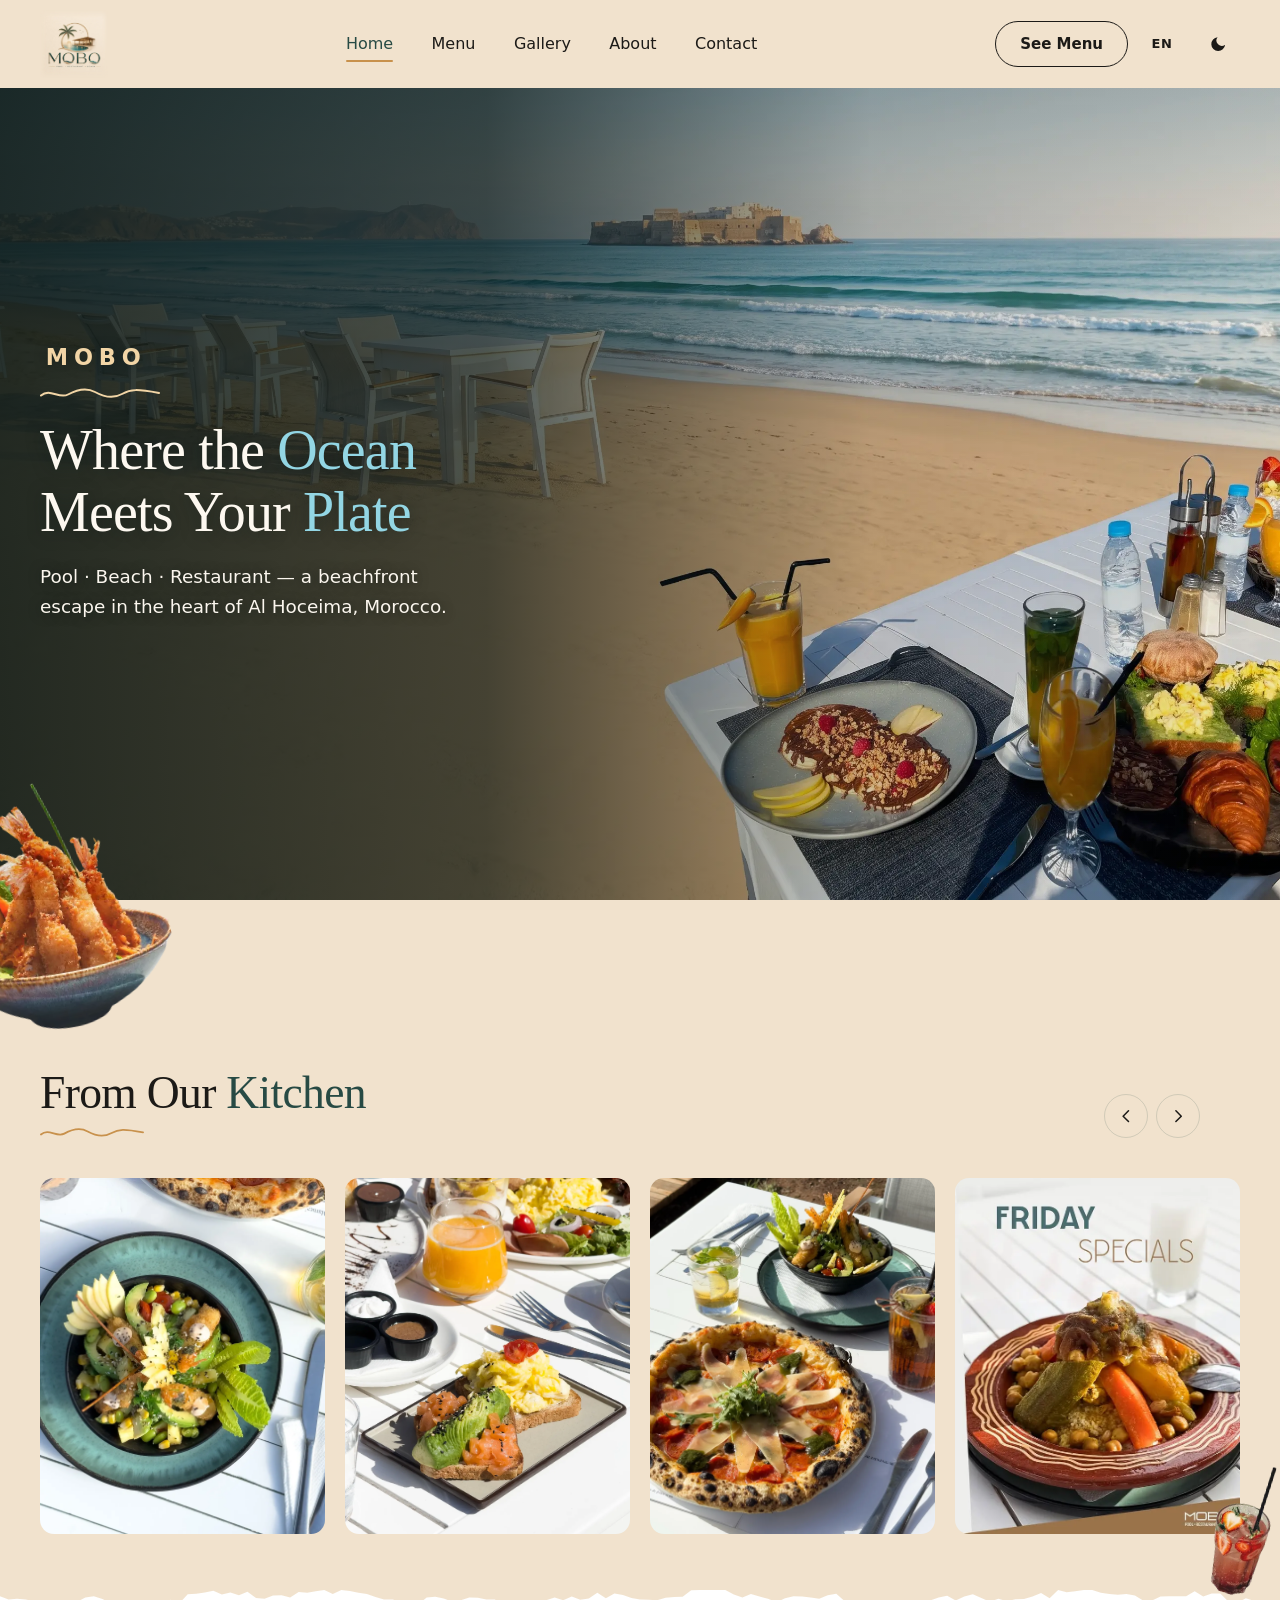
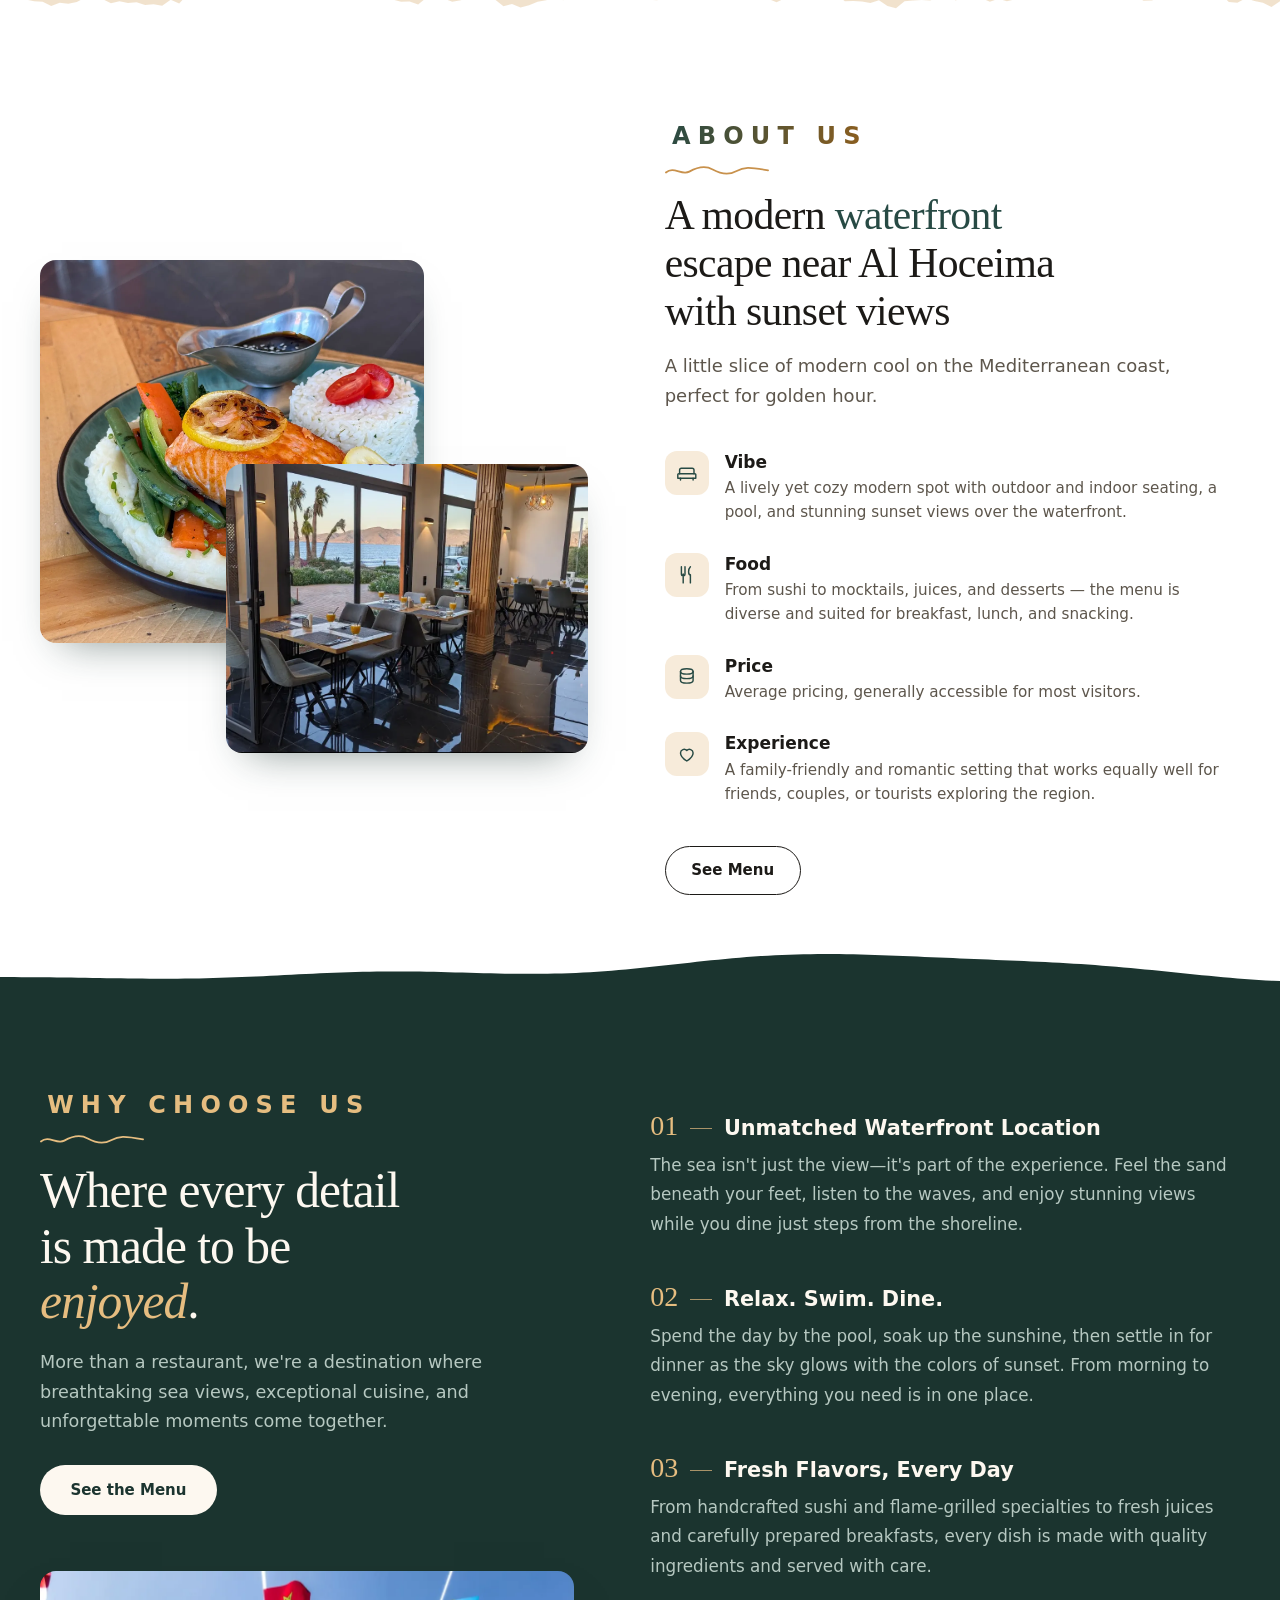
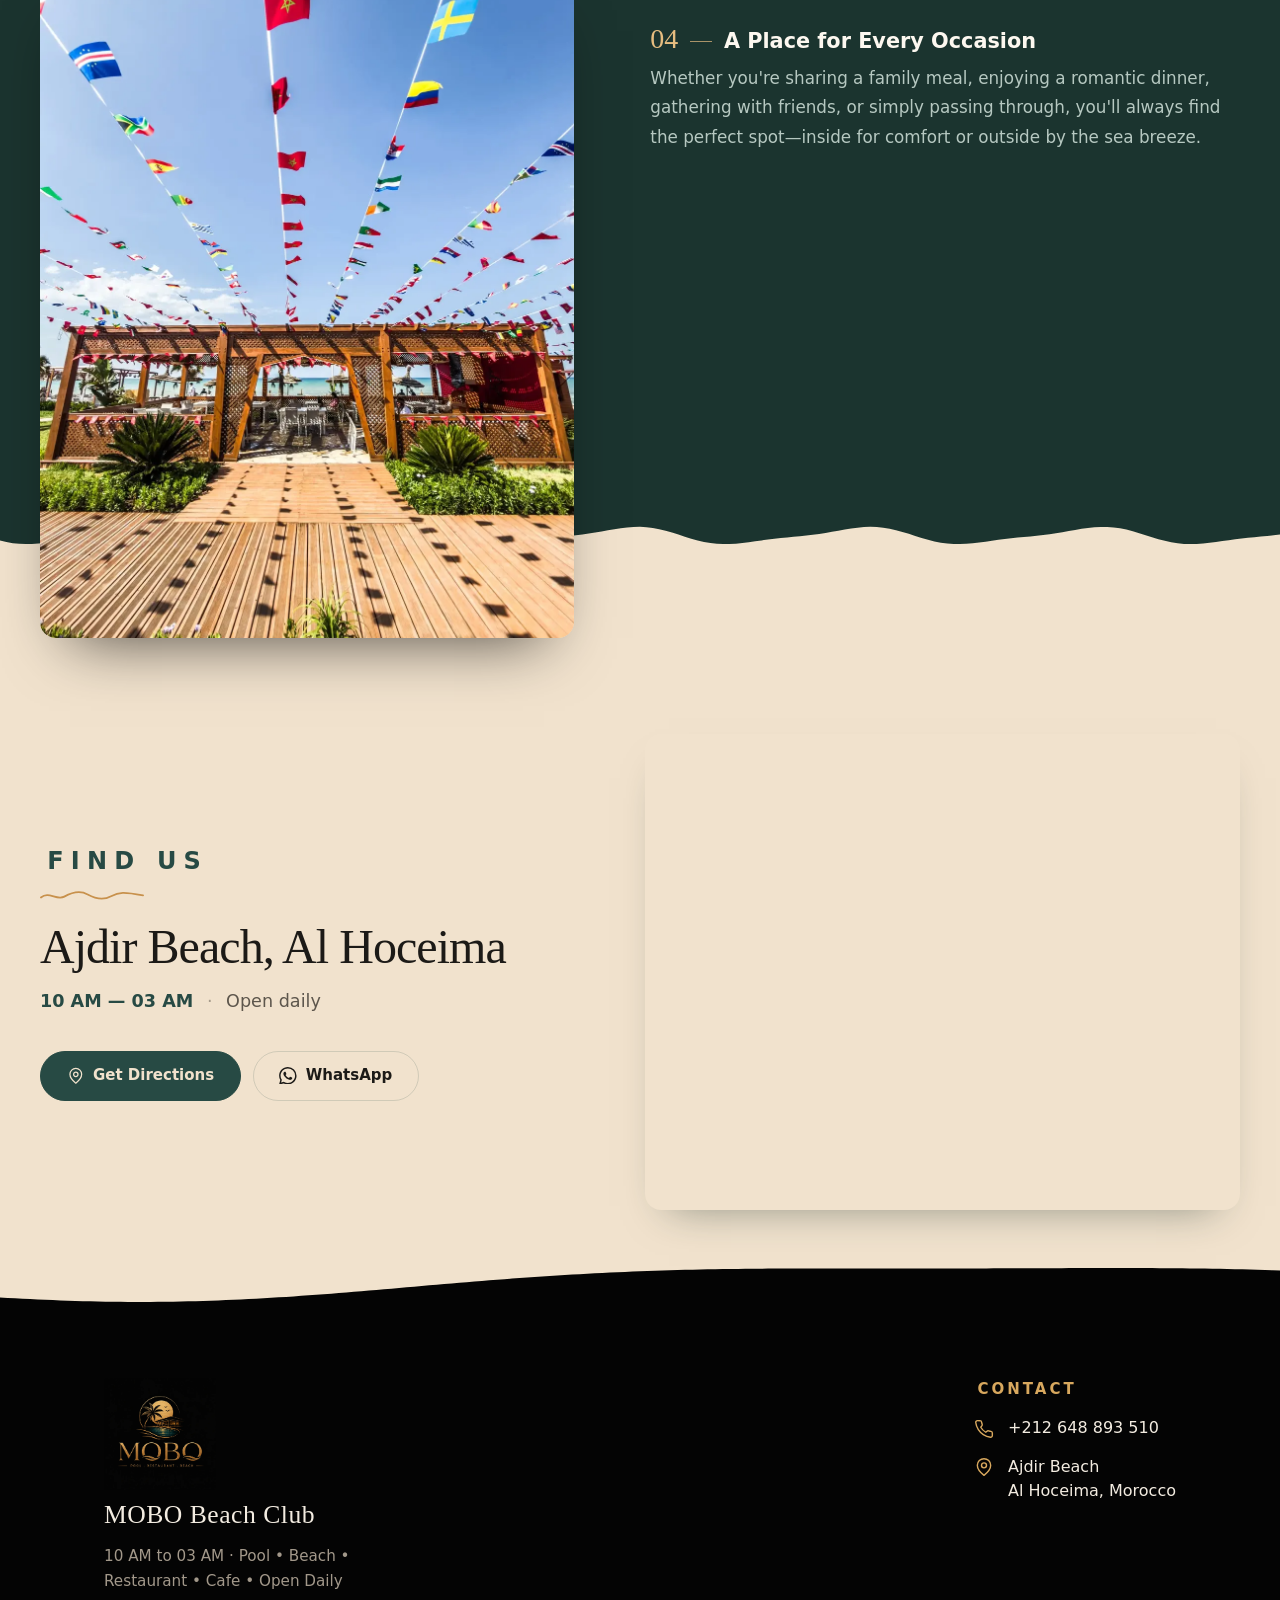
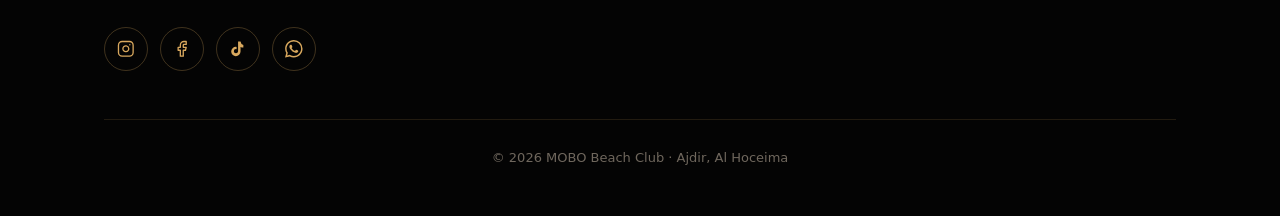
<file: index.html>
<!doctype html>
<html lang="en" data-theme="light">

<head>
    <meta charset="utf-8">
    <meta name="viewport" content="width=device-width, initial-scale=1">

    <title>MOBO Beach Club — Pool · Beach · Restaurant · Café | Al Hoceima</title>
    <meta name="description" content="MOBO Beach Club in Al Hoceima, Morocco. Beachfront dining, pool, and café. Open daily 10 AM – 03 AM. Sushi, burgers, poke bowls, pizza & fresh cocktails.">
    <link rel="canonical" href="https://mobo.ajdir.workers.dev/">

    <!-- Reciprocal language links. Every version has to list every version,
         itself included, or Google discards the whole set. -->
    <link rel="alternate" hreflang="en" href="https://mobo.ajdir.workers.dev/">
    <link rel="alternate" hreflang="fr" href="https://mobo.ajdir.workers.dev/fr/">
    <link rel="alternate" hreflang="x-default" href="https://mobo.ajdir.workers.dev/">

    <link rel="icon" href="assets/favicon.jpg" type="image/jpeg">
    <link rel="apple-touch-icon" href="assets/favicon.jpg">
    <meta name="theme-color" content="#1b342f">

    <!-- Link preview for WhatsApp, Facebook, Instagram. og:image must be an
         absolute URL — a relative path produces no preview at all. If the site
         ever moves off mobo.ajdir.workers.dev, that host appears here, in the
         canonical and hreflang tags, in the JSON-LD, in robots.txt and in
         sitemap.xml — change it in all of them or none. -->
    <meta property="og:type" content="restaurant">
    <meta property="og:site_name" content="MOBO Beach Club">
    <meta property="og:title" content="MOBO Beach Club — Pool · Beach · Restaurant · Café">
    <meta property="og:description" content="A modern waterfront escape near Al Hoceima with sunset views. Open daily 10 AM – 03 AM.">
    <meta property="og:image" content="https://mobo.ajdir.workers.dev/assets/og-image.jpg">
    <meta property="og:image:width" content="1200">
    <meta property="og:image:height" content="630">
    <meta property="og:locale" content="en">
    <meta name="twitter:card" content="summary_large_image">

    <!-- Structured data. Every value here is transcribed from something already
         published on this page — the address and hours from the Find Us section,
         the coordinates from the map iframe, the phone and Instagram from the
         footer. Nothing is estimated. This is what lets Google and Maps show the
         hours, the phone and a link straight to the menu in search results.
         Validate after any edit: https://search.google.com/test/rich-results -->
    <script type="application/ld+json">
    {
        "@context": "https://schema.org",
        "@type": "Restaurant",
        "@id": "https://mobo.ajdir.workers.dev/#restaurant",
        "name": "MOBO Beach Club",
        "description": "Beachfront restaurant, pool and café on Ajdir Beach near Al Hoceima, Morocco.",
        "url": "https://mobo.ajdir.workers.dev/",
        "image": "https://mobo.ajdir.workers.dev/assets/og-image.jpg",
        "logo": "https://mobo.ajdir.workers.dev/assets/logo/blacklogo.webp",
        "telephone": "+212648893510",
        "currenciesAccepted": "MAD",
        "servesCuisine": ["Sushi", "Pizza", "Burgers", "Poke bowls"],
        "hasMenu": "https://mobo.ajdir.workers.dev/menu",
        "address": {
            "@type": "PostalAddress",
            "streetAddress": "Ajdir Beach",
            "addressLocality": "Al Hoceima",
            "addressCountry": "MA"
        },
        "geo": {
            "@type": "GeoCoordinates",
            "latitude": 35.2045124,
            "longitude": -3.8870489
        },
        "hasMap": "https://maps.app.goo.gl/h8HUVmPK9J8184uY7",
        "openingHoursSpecification": [{
            "@type": "OpeningHoursSpecification",
            "dayOfWeek": ["Monday", "Tuesday", "Wednesday", "Thursday", "Friday", "Saturday", "Sunday"],
            "opens": "10:00",
            "closes": "03:00"
        }],
        "sameAs": [
            "https://www.instagram.com/moboalhoceima",
            "https://web.facebook.com/p/Mobo-Al-Hoceima-61560132773730/",
            "https://www.tiktok.com/@moboalhoceima"
        ]
    }
    </script>

    <!-- Resolve the theme before first paint so dark mode never flashes.
         Light is the default regardless of the visitor's OS setting — the cream
         palette is the brand, so dark is opt-in via the toggle only. -->
    <script>
        (function () {
            try {
                document.documentElement.dataset.theme =
                    localStorage.getItem("mobo-theme") === "dark" ? "dark" : "light";
            } catch (e) {
                document.documentElement.dataset.theme = "light";
            }
        })();
    </script>

    <!-- Desktop hero backdrop is the LCP element. The media attribute keeps
         phones from fetching it — they get the video instead. -->
    <link rel="preload" as="image" href="assets/background.webp" media="(min-width: 64rem)" fetchpriority="high">

    <link rel="stylesheet" href="index.css">
    <script defer src="index.js"></script>
</head>

<body>
    <a class="skip-link" href="#main">Skip to main content</a>

    <header class="nav" id="nav">
        <div class="nav__inner">

            <a class="nav__logo" href="#top" aria-label="MOBO Beach Club — home">
                <img class="nav__logo-img nav__logo-img--light" src="assets/logo/whitelogo.webp"
                     width="1254" height="1254" alt="MOBO Beach Club"
                     fetchpriority="high" decoding="async">
                <img class="nav__logo-img nav__logo-img--dark" src="assets/logo/blacklogo.webp"
                     width="1254" height="1254" alt="" aria-hidden="true" decoding="async">
            </a>

            <nav class="nav__menu" id="nav-menu" aria-label="Main">
                <ul class="nav__list">
                    <li class="nav__item"><a class="nav__link is-active" href="/" aria-current="page">Home</a></li>
                    <li class="nav__item"><a class="nav__link" href="menu.html">Menu</a></li>
                    <li class="nav__item"><a class="nav__link" href="#dishes">Gallery</a></li>
                    <li class="nav__item"><a class="nav__link" href="#about">About</a></li>
                    <li class="nav__item"><a class="nav__link" href="#contact">Contact</a></li>
                </ul>
            </nav>

            <div class="nav__actions">
                <a class="nav__cta" href="menu.html">See Menu</a>

                <!-- Targets are root-absolute so this block is identical on every
                     translated copy of the page — only is-current moves. Each one
                     points at the SAME page in the other language, not at that
                     language's homepage. -->
                <div class="nav__lang" id="nav-lang">
                    <button class="nav__lang-btn" id="lang-toggle" type="button"
                            aria-expanded="false" aria-controls="lang-list"
                            aria-label="Choose language — current: English">EN</button>
                    <ul class="nav__lang-list" id="lang-list" hidden>
                        <li><a class="nav__lang-link is-current" href="/"
                               hreflang="en" lang="en" aria-current="true">English</a></li>
                        <li><a class="nav__lang-link" href="/fr/"
                               hreflang="fr" lang="fr">Français</a></li>
                    </ul>
                </div>

                <button class="nav__theme" id="theme-toggle" type="button"
                        aria-label="Switch to dark mode" aria-pressed="false"
                        data-label-dark="Switch to dark mode"
                        data-label-light="Switch to light mode">
                    <svg class="nav__icon nav__icon--moon" viewBox="0 0 24 24" aria-hidden="true">
                        <path d="M21 12.8A9 9 0 1 1 11.2 3a7 7 0 0 0 9.8 9.8Z" />
                    </svg>
                    <svg class="nav__icon nav__icon--sun" viewBox="0 0 24 24" aria-hidden="true">
                        <circle cx="12" cy="12" r="4.2" />
                        <path d="M12 2.2v2.3M12 19.5v2.3M4.5 4.5l1.6 1.6M17.9 17.9l1.6 1.6M2.2 12h2.3M19.5 12h2.3M4.5 19.5l1.6-1.6M17.9 6.1l1.6-1.6" />
                    </svg>
                </button>

                <button class="nav__burger" id="nav-burger" type="button"
                        aria-label="Open menu" aria-expanded="false" aria-controls="nav-menu"
                        data-label-open="Open menu" data-label-close="Close menu">
                    <span class="nav__burger-bars" aria-hidden="true"></span>
                </button>
            </div>

        </div>
    </header>

    <main id="main">

        <section class="hero" id="hero">

            <!-- Backdrop. The still is applied in CSS behind a min-width query so
                 phones never download it; the video gets its source from JS only
                 when it is actually going to be used. -->
            <div class="hero__bg" aria-hidden="true">
                <video class="hero__video" id="hero-video" muted playsinline loop preload="none"
                       data-src="assets/p.mp4"></video>
            </div>

            <div class="hero__inner">

                <div class="hero__content">
                    <span class="hero__topper">MOBO</span>

                    <svg class="hero__wave" viewBox="0 0 120 12" aria-hidden="true">
                        <path d="M1 7.5c9-8 18 4 27-1s18-7.5 27-2.5 18 7 27 2 15-5 37-1" />
                    </svg>

                    <h1 class="hero__title">
                        Where the <em class="hero__accent">Ocean</em><br>
                        Meets Your <em class="hero__accent">Plate</em>
                    </h1>

                    <p class="hero__text">
                        Pool · Beach · Restaurant — a beachfront escape in the heart of
                        Al Hoceima, Morocco.
                    </p>
                </div>

            </div>
        </section>

        <section class="dishes" id="dishes" aria-labelledby="dishes-h">

            <!-- Cut-outs from assets/s, bleeding past the section edges. Purely
                 decorative, so they carry no alt text. -->
            <img class="dishes__sticker dishes__sticker--a" src="assets/s/hero.webp"
                 width="447" height="559" alt="" aria-hidden="true" loading="lazy" decoding="async">
            <img class="dishes__sticker dishes__sticker--b" src="assets/s/drink.webp"
                 width="447" height="558" alt="" aria-hidden="true" loading="lazy" decoding="async">

            <div class="dishes__inner">

                <div class="dishes__head">
                    <div class="dishes__heading">
                        <h2 class="dishes__title" id="dishes-h">From Our <em class="dishes__accent">Kitchen</em></h2>
                        <svg class="dishes__wave" viewBox="0 0 120 12" aria-hidden="true">
                            <path d="M1 7.5c9-8 18 4 27-1s18-7.5 27-2.5 18 7 27 2 15-5 37-1" />
                        </svg>
                    </div>

                    <div class="dishes__arrows">
                        <button class="dishes__arrow" id="dishes-prev" type="button" aria-label="Previous dishes">
                            <svg viewBox="0 0 24 24" aria-hidden="true"><path d="M15 5l-7 7 7 7" /></svg>
                        </button>
                        <button class="dishes__arrow" id="dishes-next" type="button" aria-label="More dishes">
                            <svg viewBox="0 0 24 24" aria-hidden="true"><path d="M9 5l7 7-7 7" /></svg>
                        </button>
                    </div>
                </div>

                <ul class="dishes__track" id="dishes-track" tabindex="0"
                    aria-label="Dishes served at MOBO Beach Club">
                    <li class="dish"><img class="dish__img" src="assets/gallery/589842319_17974005443972591_3464448045429607797_n.webp" alt="" loading="lazy" decoding="async"></li>
                    <li class="dish"><img class="dish__img" src="assets/gallery/607588332_17973308867972591_3219471097100291479_n.webp" alt="" loading="lazy" decoding="async"></li>
                    <li class="dish"><img class="dish__img" src="assets/gallery/610768405_17973614927972591_4883538654115168894_n.webp" alt="" loading="lazy" decoding="async"></li>
                    <li class="dish"><img class="dish__img" src="assets/gallery/610871095_17973214613972591_8419923040954199380_n.webp" alt="" loading="lazy" decoding="async"></li>
                    <li class="dish"><img class="dish__img" src="assets/gallery/612610414_17973935873972591_4559508244751366540_n.webp" alt="" loading="lazy" decoding="async"></li>
                    <li class="dish"><img class="dish__img" src="assets/gallery/617539425_17974794992972591_4583572229337722561_n.webp" alt="" loading="lazy" decoding="async"></li>
                    <li class="dish"><img class="dish__img" src="assets/gallery/625050125_17976142841972591_3094388797422687026_n.webp" alt="" loading="lazy" decoding="async"></li>
                    <li class="dish"><img class="dish__img" src="assets/gallery/626193984_17977280501972591_1072128638974062865_n.webp" alt="" loading="lazy" decoding="async"></li>
                    <li class="dish"><img class="dish__img" src="assets/gallery/626277610_17976966446972591_408249624296339129_n.webp" alt="" loading="lazy" decoding="async"></li>
                    <li class="dish"><img class="dish__img" src="assets/gallery/629849397_17977719062972591_297352857977258402_n.webp" alt="" loading="lazy" decoding="async"></li>
                    <li class="dish"><img class="dish__img" src="assets/gallery/629986168_17977202921972591_6507958195788522491_n.webp" alt="" loading="lazy" decoding="async"></li>
                    <li class="dish"><img class="dish__img" src="assets/gallery/659520393_17983828946972591_8844827987414780291_n.webp" alt="" loading="lazy" decoding="async"></li>
                    <li class="dish"><img class="dish__img" src="assets/gallery/661484191_17984095361972591_5661927094753032276_n.webp" alt="" loading="lazy" decoding="async"></li>
                    <li class="dish"><img class="dish__img" src="assets/gallery/669756349_17984452751972591_5657818101509726967_n.webp" alt="" loading="lazy" decoding="async"></li>
                    <li class="dish"><img class="dish__img" src="assets/gallery/670475214_17985384797972591_162417268163135041_n.webp" alt="" loading="lazy" decoding="async"></li>
                    <li class="dish"><img class="dish__img" src="assets/gallery/670590723_17985535478972591_5682781250913935489_n.webp" alt="" loading="lazy" decoding="async"></li>
                    <li class="dish"><img class="dish__img" src="assets/gallery/682712159_17987262500972591_5546162928793114514_n.webp" alt="" loading="lazy" decoding="async"></li>
                    <li class="dish"><img class="dish__img" src="assets/gallery/686918719_17988086402972591_1262454849020950242_n.webp" alt="" loading="lazy" decoding="async"></li>
                    <li class="dish"><img class="dish__img" src="assets/gallery/730006909_17995208291972591_7584997914799340196_n.webp" alt="" loading="lazy" decoding="async"></li>
                    <li class="dish"><img class="dish__img" src="assets/gallery/download.webp" alt="" loading="lazy" decoding="async"></li>
                </ul>

            </div>
        </section>

        <section class="about" id="about" aria-labelledby="about-h">

            <!-- Torn edge where this section meets the one above. Sits directly
                 on top of the section and is filled with its background, so the
                 white tears up into the cream. -->
            <svg class="about__edge" viewBox="0 0 1920 39" preserveAspectRatio="none" aria-hidden="true">
                <path d="M1920 39H0V7.47L12.8 11.16L25.6 10.29L38.4 11.19L51.2 13.08L64 13.85L76.8 18.7L89.6 15.06L102.4 16.24L115.2 14.16L128 8.71L140.8 7.38L153.6 10.66L166.4 15.39L179.2 13.33L192 15.36L204.8 14.44L217.6 17.54L230.4 16.83L243.2 18.5L256 11.37L268.8 15.83L281.6 5.04L294.4 4.49L307.2 2.97L320 0.81L332.8 5.16L345.6 3.06L358.4 6.09L371.2 1.93L384 9.41L396.8 10.28L409.6 6.41L422.4 6.01L435.2 8.68L448 2.46L460.8 3.24L473.6 1.49L486.4 0L499.2 4.59L512 0L524.8 1.18L537.6 3.11L550.4 4.78L563.2 8.1L576 11.1L588.8 11.22L601.6 13.8L614.4 13.38L627.2 16.9L640 8.75L652.8 7.93L665.6 10.09L678.4 13.84L691.2 11.98L704 8.87L716.8 9.17L729.6 11.13L742.4 11.27L755.2 18.98L768 16.44L780.8 20.56L793.6 17.82L806.4 13.88L819.2 12.01L832 8.68L844.8 11.95L857.6 7.51L870.4 11.42L883.2 9.88L896 3.21L908.8 9.62L921.6 4.02L934.4 5.99L947.2 9.46L960 11.12L972.8 11.55L985.6 11.89L998.4 9.1L1011.2 8.07L1024 7.81L1036.8 0.2L1049.6 0L1062.4 0L1075.2 0L1088 0L1100.8 5.38L1113.6 8.76L1126.4 4.71L1139.2 7.68L1152 10.25L1164.8 14.28L1177.6 9.81L1190.4 7.3L1203.2 7.74L1216 8.89L1228.8 10.2L1241.6 6.02L1254.4 4.34L1267.2 13.07L1280 12.96L1292.8 13.42L1305.6 15.2L1318.4 11.98L1331.2 18.71L1344 21.51L1356.8 13.32L1369.6 12.39L1382.4 11.85L1395.2 12.3L1408 8.78L1420.8 6.77L1433.6 12.35L1446.4 7.63L1459.2 4.94L1472 9.44L1484.8 13.64L1497.6 10.27L1510.4 13.07L1523.2 10.95L1536 10.56L1548.8 7.49L1561.6 3.4L1574.4 9.68L1587.2 0L1600 2.72L1612.8 1.34L1625.6 0L1638.4 0L1651.2 3.2L1664 4.79L1676.8 5.46L1689.6 4.79L1702.4 6.59L1715.2 12.6L1728 12.27L1740.8 7.61L1753.6 7.44L1766.4 7.25L1779.2 7.31L1792 1.45L1804.8 7.54L1817.6 4.22L1830.4 4.02L1843.2 14.07L1856 15.04L1868.8 9.62L1881.6 12.81L1894.4 14.99L1907.2 19.9L1920 13.2V39Z" />
            </svg>

            <div class="about__inner">

                <div class="about__media">
                    <img class="about__photo about__photo--main" src="assets/gallery/669756349_17984452751972591_5657818101509726967_n.webp"
                         width="1440" height="1440" loading="lazy" decoding="async"
                         alt="A grilled salmon fillet with rice, mashed potato and vegetables, served on a teal plate">
                    <img class="about__photo about__photo--inset" src="assets/place/place1.webp"
                         width="1232" height="696" loading="lazy" decoding="async"
                         alt="The indoor dining room, with floor-to-ceiling windows over the water">
                </div>

                <div class="about__content">
                    <span class="about__topper">About Us</span>
                    <svg class="about__wave" viewBox="0 0 120 12" aria-hidden="true">
                        <path d="M1 7.5c9-8 18 4 27-1s18-7.5 27-2.5 18 7 27 2 15-5 37-1" />
                    </svg>

                    <h2 class="about__title" id="about-h">
                        A modern <em class="about__accent">waterfront</em> escape near Al Hoceima with sunset views
                    </h2>

                    <p class="about__lead">
                        A little slice of modern cool on the Mediterranean coast, perfect for golden hour.
                    </p>

                    <ul class="about__list">
                        <li class="about__item">
                            <span class="about__icon" aria-hidden="true">
                                <svg viewBox="0 0 24 24"><path d="M4 13V9a2 2 0 0 1 2-2h12a2 2 0 0 1 2 2v4"/><path d="M3 13h18a1 1 0 0 1 1 1v4H2v-4a1 1 0 0 1 1-1Z"/><path d="M5 18v2M19 18v2"/></svg>
                            </span>
                            <div class="about__body">
                                <h3 class="about__h3">Vibe</h3>
                                <p class="about__text">A lively yet cozy modern spot with outdoor and indoor seating, a pool, and stunning sunset views over the waterfront.</p>
                            </div>
                        </li>
                        <li class="about__item">
                            <span class="about__icon" aria-hidden="true">
                                <svg viewBox="0 0 24 24"><path d="M6 3v8a2 2 0 0 0 4 0V3M8 11v10"/><path d="M16 3c-1.5 1.5-2 3.5-2 5.5S15 12 16 12v9"/></svg>
                            </span>
                            <div class="about__body">
                                <h3 class="about__h3">Food</h3>
                                <p class="about__text">From sushi to mocktails, juices, and desserts — the menu is diverse and suited for breakfast, lunch, and snacking.</p>
                            </div>
                        </li>
                        <li class="about__item">
                            <span class="about__icon" aria-hidden="true">
                                <svg viewBox="0 0 24 24"><ellipse cx="12" cy="6" rx="7" ry="3"/><path d="M5 6v5c0 1.7 3.1 3 7 3s7-1.3 7-3V6"/><path d="M5 11v5c0 1.7 3.1 3 7 3s7-1.3 7-3v-5"/></svg>
                            </span>
                            <div class="about__body">
                                <h3 class="about__h3">Price</h3>
                                <p class="about__text">Average pricing, generally accessible for most visitors.</p>
                            </div>
                        </li>
                        <li class="about__item">
                            <span class="about__icon" aria-hidden="true">
                                <svg viewBox="0 0 24 24"><path d="M12 20s-7-4.4-7-9a4 4 0 0 1 7-2.6A4 4 0 0 1 19 11c0 4.6-7 9-7 9Z"/></svg>
                            </span>
                            <div class="about__body">
                                <h3 class="about__h3">Experience</h3>
                                <p class="about__text">A family-friendly and romantic setting that works equally well for friends, couples, or tourists exploring the region.</p>
                            </div>
                        </li>
                    </ul>

                    <a class="about__cta" href="menu.html">See Menu</a>
                </div>

            </div>
        </section>

        <section class="why" id="why" aria-labelledby="why-h">

            <!-- Rolling wave rather than the torn edge used above the About
                 section — two dividers on one page should not be the same cut. -->
            <svg class="why__edge" viewBox="0 0 1920 60" preserveAspectRatio="none" aria-hidden="true">
                <path d="M1920 60H0V40.47L10.67 40.48L21.33 40.51L32 40.54L42.67 40.58L53.33 40.64L64 40.71L74.67 40.79L85.33 40.89L96 41L106.67 41.12L117.33 41.26L128 41.4L138.67 41.55L149.33 41.7L160 41.85L170.67 41.99L181.33 42.13L192 42.25L202.67 42.36L213.33 42.46L224 42.53L234.67 42.57L245.33 42.59L256 42.57L266.67 42.53L277.33 42.44L288 42.33L298.67 42.17L309.33 41.98L320 41.75L330.67 41.48L341.33 41.18L352 40.84L362.67 40.48L373.33 40.08L384 39.67L394.67 39.23L405.33 38.78L416 38.31L426.67 37.84L437.33 37.37L448 36.9L458.67 36.44L469.33 35.99L480 35.57L490.67 35.16L501.33 34.78L512 34.44L522.67 34.13L533.33 33.86L544 33.63L554.67 33.44L565.33 33.29L576 33.2L586.67 33.14L597.33 33.13L608 33.17L618.67 33.24L629.33 33.36L640 33.51L650.67 33.69L661.33 33.89L672 34.12L682.67 34.36L693.33 34.62L704 34.87L714.67 35.13L725.33 35.37L736 35.6L746.67 35.81L757.33 35.99L768 36.13L778.67 36.23L789.33 36.29L800 36.29L810.67 36.24L821.33 36.12L832 35.95L842.67 35.71L853.33 35.4L864 35.02L874.67 34.57L885.33 34.06L896 33.48L906.67 32.83L917.33 32.12L928 31.35L938.67 30.53L949.33 29.66L960 28.75L970.67 27.79L981.33 26.81L992 25.8L1002.67 24.78L1013.33 23.74L1024 22.71L1034.67 21.68L1045.33 20.66L1056 19.66L1066.67 18.69L1077.33 17.75L1088 16.85L1098.67 15.99L1109.33 15.19L1120 14.44L1130.67 13.75L1141.33 13.12L1152 12.55L1162.67 12.06L1173.33 11.63L1184 11.27L1194.67 10.97L1205.33 10.75L1216 10.59L1226.67 10.49L1237.33 10.46L1248 10.48L1258.67 10.56L1269.33 10.69L1280 10.86L1290.67 11.08L1301.33 11.33L1312 11.62L1322.67 11.93L1333.33 12.27L1344 12.63L1354.67 13L1365.33 13.39L1376 13.78L1386.67 14.18L1397.33 14.57L1408 14.97L1418.67 15.37L1429.33 15.76L1440 16.15L1450.67 16.54L1461.33 16.92L1472 17.31L1482.67 17.69L1493.33 18.07L1504 18.45L1514.67 18.83L1525.33 19.23L1536 19.63L1546.67 20.05L1557.33 20.49L1568 20.94L1578.67 21.42L1589.33 21.92L1600 22.45L1610.67 23.01L1621.33 23.6L1632 24.23L1642.67 24.89L1653.33 25.58L1664 26.31L1674.67 27.07L1685.33 27.87L1696 28.7L1706.67 29.56L1717.33 30.45L1728 31.36L1738.67 32.29L1749.33 33.23L1760 34.18L1770.67 35.14L1781.33 36.1L1792 37.05L1802.67 37.99L1813.33 38.9L1824 39.79L1834.67 40.65L1845.33 41.48L1856 42.25L1866.67 42.98L1877.33 43.65L1888 44.26L1898.67 44.81L1909.33 45.29L1920 45.7V60Z" />
            </svg>

            <!-- Ripple where the band ends. Anchored to the band's bottom, not
                 the section's, because the photo bleeds past it. -->
            <svg class="why__edge-bottom" viewBox="0 0 1920 40" preserveAspectRatio="none" aria-hidden="true">
                <path d="M1920 40H0V27.81L9.6 29.89L19.2 31.44L28.8 32.42L38.4 32.82L48 32.69L57.6 32.11L67.2 31.17L76.8 30L86.4 28.73L96 27.44L105.6 26.21L115.2 25.09L124.8 24.1L134.4 23.2L144 22.34L153.6 21.48L163.2 20.53L172.8 19.45L182.4 18.21L192 16.79L201.6 15.23L211.2 13.6L220.8 12L230.4 10.54L240 9.36L249.6 8.58L259.2 8.32L268.8 8.64L278.4 9.58L288 11.12L297.6 13.21L307.2 15.73L316.8 18.53L326.4 21.45L336 24.31L345.6 26.94L355.2 29.19L364.8 30.94L374.4 32.13L384 32.74L393.6 32.8L403.2 32.37L412.8 31.54L422.4 30.45L432 29.2L441.6 27.9L451.2 26.64L460.8 25.49L470.4 24.45L480 23.51L489.6 22.65L499.2 21.8L508.8 20.89L518.4 19.86L528 18.68L537.6 17.32L547.2 15.81L556.8 14.2L566.4 12.57L576 11.05L585.6 9.75L595.2 8.81L604.8 8.35L614.4 8.45L624 9.16L633.6 10.49L643.2 12.39L652.8 14.77L662.4 17.49L672 20.39L681.6 23.29L691.2 26.02L700.8 28.42L710.4 30.36L720 31.77L729.6 32.59L739.2 32.84L748.8 32.57L758.4 31.88L768 30.87L777.6 29.66L787.2 28.37L796.8 27.09L806.4 25.89L816 24.81L825.6 23.84L835.2 22.96L844.8 22.11L854.4 21.23L864 20.25L873.6 19.13L883.2 17.84L892.8 16.38L902.4 14.79L912 13.16L921.6 11.58L931.2 10.19L940.8 9.1L950.4 8.46L960 8.34L969.6 8.83L979.2 9.94L988.8 11.64L998.4 13.86L1008 16.47L1017.6 19.33L1027.2 22.25L1036.8 25.06L1046.4 27.6L1056 29.72L1065.6 31.32L1075.2 32.36L1084.8 32.81L1094.4 32.72L1104 32.18L1113.6 31.27L1123.2 30.12L1132.8 28.84L1142.4 27.55L1152 26.32L1161.6 25.19L1171.2 24.18L1180.8 23.27L1190.4 22.42L1200 21.56L1209.6 20.62L1219.2 19.56L1228.8 18.33L1238.4 16.93L1248 15.38L1257.6 13.75L1267.2 12.14L1276.8 10.67L1286.4 9.45L1296 8.63L1305.6 8.32L1315.2 8.58L1324.8 9.47L1334.4 10.96L1344 13L1353.6 15.48L1363.2 18.27L1372.8 21.19L1382.4 24.06L1392 26.72L1401.6 29L1411.2 30.8L1420.8 32.05L1430.4 32.71L1440 32.81L1449.6 32.42L1459.2 31.63L1468.8 30.56L1478.4 29.31L1488 28.02L1497.6 26.76L1507.2 25.59L1516.8 24.54L1526.4 23.6L1536 22.73L1545.6 21.88L1555.2 20.98L1564.8 19.96L1574.4 18.8L1584 17.45L1593.6 15.95L1603.2 14.35L1612.8 12.72L1622.4 11.18L1632 9.86L1641.6 8.88L1651.2 8.37L1660.8 8.42L1670.4 9.07L1680 10.35L1689.6 12.2L1699.2 14.54L1708.8 17.23L1718.4 20.12L1728 23.03L1737.6 25.79L1747.2 28.22L1756.8 30.21L1766.4 31.66L1776 32.54L1785.6 32.84L1795.2 32.62L1804.8 31.96L1814.4 30.97L1824 29.78L1833.6 28.49L1843.2 27.21L1852.8 26L1862.4 24.9L1872 23.93L1881.6 23.04L1891.2 22.19L1900.8 21.31L1910.4 20.35L1920 19.24V40Z" />
            </svg>

            <div class="why__inner">

                <div class="why__intro">
                    <span class="why__topper">Why Choose Us</span>
                    <svg class="why__wave" viewBox="0 0 120 12" aria-hidden="true">
                        <path d="M1 7.5c9-8 18 4 27-1s18-7.5 27-2.5 18 7 27 2 15-5 37-1" />
                    </svg>

                    <h2 class="why__title" id="why-h">
                        Where every detail is made to be <em class="why__accent">enjoyed</em>.
                    </h2>

                    <p class="why__blurb">
                        More than a restaurant, we're a destination where breathtaking sea views,
                        exceptional cuisine, and unforgettable moments come together.
                    </p>

                    <a class="why__cta" href="menu.html">See the Menu</a>

                    <!-- Runs past the bottom of the band and onto the page below it —
                         the thing that stops this reading as two tidy columns. -->
                    <img class="why__photo" src="assets/place/2.webp" width="1080" height="1439"
                         loading="lazy" decoding="async"
                         alt="A wooden boardwalk running under flag bunting toward the beach and the sea">
                </div>

                <ol class="why__list">
                    <li class="why__item">
                        <h3 class="why__h3"><span class="why__num">01</span>Unmatched Waterfront Location</h3>
                        <p class="why__text">The sea isn't just the view—it's part of the experience. Feel the sand beneath your feet, listen to the waves, and enjoy stunning views while you dine just steps from the shoreline.</p>
                    </li>
                    <li class="why__item">
                        <h3 class="why__h3"><span class="why__num">02</span>Relax. Swim. Dine.</h3>
                        <p class="why__text">Spend the day by the pool, soak up the sunshine, then settle in for dinner as the sky glows with the colors of sunset. From morning to evening, everything you need is in one place.</p>
                    </li>
                    <li class="why__item">
                        <h3 class="why__h3"><span class="why__num">03</span>Fresh Flavors, Every Day</h3>
                        <p class="why__text">From handcrafted sushi and flame-grilled specialties to fresh juices and carefully prepared breakfasts, every dish is made with quality ingredients and served with care.</p>
                    </li>
                    <li class="why__item">
                        <h3 class="why__h3"><span class="why__num">04</span>A Place for Every Occasion</h3>
                        <p class="why__text">Whether you're sharing a family meal, enjoying a romantic dinner, gathering with friends, or simply passing through, you'll always find the perfect spot—inside for comfort or outside by the sea breeze.</p>
                    </li>
                </ol>

            </div>
        </section>

        <section class="find" id="contact" aria-labelledby="find-h">
            <div class="find__inner">

                <div class="find__details">
                <span class="find__topper">Find Us</span>
                <svg class="find__wave" viewBox="0 0 120 12" aria-hidden="true">
                    <path d="M1 7.5c9-8 18 4 27-1s18-7.5 27-2.5 18 7 27 2 15-5 37-1" />
                </svg>

                <h2 class="find__title" id="find-h">Ajdir Beach, Al&nbsp;Hoceima</h2>

                <p class="find__hours">
                    <span class="find__clock">10 AM — 03 AM</span>
                    <span class="find__sep" aria-hidden="true">·</span>
                    Open daily
                </p>

                <div class="find__actions">
                    <a class="find__btn find__btn--solid" href="https://maps.app.goo.gl/h8HUVmPK9J8184uY7"
                       target="_blank" rel="noopener noreferrer">
                        <svg viewBox="0 0 24 24" aria-hidden="true">
                            <path d="M20 10c0 6-8 12-8 12s-8-6-8-12a8 8 0 0 1 16 0Z" />
                            <circle cx="12" cy="10" r="3" />
                        </svg>
                        Get Directions
                    </a>
                    <a class="find__btn" href="https://api.whatsapp.com/send?phone=212648893510"
                       target="_blank" rel="noopener noreferrer">
                        <svg viewBox="0 0 24 24" class="find__btn-fill" aria-hidden="true">
                            <path d="M17.472 14.382c-.297-.149-1.758-.867-2.03-.967-.273-.099-.471-.148-.67.15-.197.297-.767.966-.94 1.164-.173.199-.347.223-.644.075-.297-.15-1.255-.463-2.39-1.475-.883-.788-1.48-1.761-1.653-2.059-.173-.297-.018-.458.13-.606.134-.133.298-.347.446-.52.149-.174.198-.298.298-.497.099-.198.05-.371-.025-.52-.075-.149-.669-1.612-.916-2.207-.242-.579-.487-.5-.669-.51-.173-.008-.371-.01-.57-.01-.198 0-.52.074-.792.372-.272.297-1.04 1.016-1.04 2.479 0 1.462 1.065 2.875 1.213 3.074.149.198 2.096 3.2 5.077 4.487.709.306 1.262.489 1.694.625.712.227 1.36.195 1.871.118.571-.085 1.758-.719 2.006-1.413.248-.694.248-1.289.173-1.413-.074-.124-.272-.198-.57-.347m-5.421 7.403h-.004a9.87 9.87 0 0 1-5.031-1.378l-.361-.214-3.741.982.998-3.648-.235-.374a9.86 9.86 0 0 1-1.51-5.26c.001-5.45 4.436-9.884 9.888-9.884 2.64 0 5.122 1.03 6.988 2.898a9.825 9.825 0 0 1 2.893 6.994c-.003 5.45-4.437 9.884-9.885 9.884m8.413-18.297A11.815 11.815 0 0 0 12.05 0C5.495 0 .16 5.335.157 11.892c0 2.096.547 4.142 1.588 5.945L.057 24l6.305-1.654a11.882 11.882 0 0 0 5.683 1.448h.005c6.554 0 11.89-5.335 11.893-11.893a11.821 11.821 0 0 0-3.48-8.413z" />
                        </svg>
                        WhatsApp
                    </a>
                </div>
                </div>

                <!-- Coordinates resolved from the share link, so the pin lands on
                     MOBO itself rather than a name search. Lazy so it costs
                     nothing until it is scrolled near. -->
                <div class="find__map">
                    <iframe
                        src="https://maps.google.com/maps?q=35.2045124,-3.8870489&amp;z=16&amp;hl=en&amp;output=embed"
                        title="Map showing MOBO Beach Club at Ajdir Beach, Al Hoceima"
                        loading="lazy" referrerpolicy="no-referrer-when-downgrade"
                        allowfullscreen></iframe>
                </div>

            </div>
        </section>

    </main>

    <footer class="foot">

        <!-- Long, low swell — the fourth divider, and deliberately the calmest. -->
        <svg class="foot__edge" viewBox="0 0 1920 70" preserveAspectRatio="none" aria-hidden="true">
            <path d="M1920 70H0V56.77L11.29 57.35L22.59 57.92L33.88 58.46L45.18 58.97L56.47 59.46L67.76 59.91L79.06 60.34L90.35 60.74L101.65 61.1L112.94 61.43L124.24 61.73L135.53 61.99L146.82 62.22L158.12 62.41L169.41 62.56L180.71 62.68L192 62.76L203.29 62.8L214.59 62.81L225.88 62.77L237.18 62.7L248.47 62.59L259.76 62.44L271.06 62.25L282.35 62.02L293.65 61.76L304.94 61.46L316.24 61.12L327.53 60.75L338.82 60.34L350.12 59.9L361.41 59.42L372.71 58.91L384 58.37L395.29 57.8L406.59 57.2L417.88 56.57L429.18 55.91L440.47 55.23L451.76 54.52L463.06 53.79L474.35 53.03L485.65 52.26L496.94 51.47L508.24 50.66L519.53 49.83L530.82 48.99L542.12 48.14L553.41 47.28L564.71 46.4L576 45.52L587.29 44.64L598.59 43.75L609.88 42.85L621.18 41.96L632.47 41.06L643.76 40.17L655.06 39.28L666.35 38.4L677.65 37.52L688.94 36.65L700.24 35.79L711.53 34.94L722.82 34.11L734.12 33.28L745.41 32.47L756.71 31.68L768 30.9L779.29 30.14L790.59 29.4L801.88 28.68L813.18 27.97L824.47 27.29L835.76 26.63L847.06 25.99L858.35 25.38L869.65 24.79L880.94 24.22L892.24 23.67L903.53 23.15L914.82 22.65L926.12 22.18L937.41 21.72L948.71 21.3L960 20.9L971.29 20.52L982.59 20.16L993.88 19.83L1005.18 19.51L1016.47 19.23L1027.76 18.96L1039.06 18.71L1050.35 18.48L1061.65 18.28L1072.94 18.09L1084.24 17.92L1095.53 17.76L1106.82 17.63L1118.12 17.51L1129.41 17.4L1140.71 17.31L1152 17.23L1163.29 17.16L1174.59 17.11L1185.88 17.06L1197.18 17.02L1208.47 17L1219.76 16.98L1231.06 16.96L1242.35 16.95L1253.65 16.95L1264.94 16.95L1276.24 16.96L1287.53 16.96L1298.82 16.97L1310.12 16.98L1321.41 16.99L1332.71 17L1344 17.01L1355.29 17.02L1366.59 17.03L1377.88 17.03L1389.18 17.03L1400.47 17.03L1411.76 17.03L1423.06 17.02L1434.35 17.01L1445.65 17L1456.94 16.99L1468.24 16.97L1479.53 16.94L1490.82 16.92L1502.12 16.89L1513.41 16.86L1524.71 16.83L1536 16.79L1547.29 16.76L1558.59 16.72L1569.88 16.68L1581.18 16.65L1592.47 16.61L1603.76 16.58L1615.06 16.55L1626.35 16.52L1637.65 16.5L1648.94 16.48L1660.24 16.47L1671.53 16.46L1682.82 16.46L1694.12 16.47L1705.41 16.49L1716.71 16.52L1728 16.56L1739.29 16.61L1750.59 16.68L1761.88 16.76L1773.18 16.85L1784.47 16.96L1795.76 17.09L1807.06 17.23L1818.35 17.4L1829.65 17.58L1840.94 17.78L1852.24 18L1863.53 18.25L1874.82 18.51L1886.12 18.8L1897.41 19.11L1908.71 19.44L1920 19.8V70Z" />
        </svg>

        <div class="foot__inner">

            <div class="foot__brand">

            <img class="foot__logo" src="assets/logo/blacklogo.webp" width="1254" height="1254"
                 alt="MOBO Beach Club" loading="lazy" decoding="async">

            <p class="foot__name">MOBO Beach Club</p>
            <p class="foot__tag">10 AM to 03 AM · Pool • Beach • Restaurant • Cafe • Open Daily</p>

            <ul class="foot__social">
                <li>
                    <a href="https://www.instagram.com/moboalhoceima" target="_blank"
                       rel="noopener noreferrer" aria-label="MOBO on Instagram">
                        <svg viewBox="0 0 24 24" class="foot__icon foot__icon--stroke" aria-hidden="true">
                            <rect x="2" y="2" width="20" height="20" rx="5" />
                            <path d="M16 11.37A4 4 0 1 1 12.63 8 4 4 0 0 1 16 11.37z" />
                            <line x1="17.5" y1="6.5" x2="17.51" y2="6.5" />
                        </svg>
                    </a>
                </li>
                <li>
                    <a href="https://web.facebook.com/p/Mobo-Al-Hoceima-61560132773730/" target="_blank"
                       rel="noopener noreferrer" aria-label="MOBO on Facebook">
                        <svg viewBox="0 0 24 24" class="foot__icon foot__icon--stroke" aria-hidden="true">
                            <path d="M18 2h-3a5 5 0 0 0-5 5v3H7v4h3v8h4v-8h3l1-4h-4V7a1 1 0 0 1 1-1h3z" />
                        </svg>
                    </a>
                </li>
                <li>
                    <a href="https://www.tiktok.com/@moboalhoceima" target="_blank"
                       rel="noopener noreferrer" aria-label="MOBO on TikTok">
                        <svg viewBox="0 0 24 24" class="foot__icon" aria-hidden="true">
                            <path d="M19.59 6.69a4.83 4.83 0 0 1-3.77-4.25V2h-3.45v13.67a2.89 2.89 0 0 1-2.88 2.5 2.89 2.89 0 0 1 0-5.78 2.92 2.92 0 0 1 .88.13V9.4a6.84 6.84 0 0 0-1-.05A6.33 6.33 0 0 0 3 15.57 6.33 6.33 0 0 0 9.37 22a6.33 6.33 0 0 0 6.37-6.22V9.4a8.16 8.16 0 0 0 3.85.96V7.11a4.85 4.85 0 0 1-.01-.42z" />
                        </svg>
                    </a>
                </li>
                <li>
                    <a href="https://api.whatsapp.com/send?phone=212648893510" target="_blank"
                       rel="noopener noreferrer" aria-label="MOBO on WhatsApp">
                        <svg viewBox="0 0 24 24" class="foot__icon" aria-hidden="true">
                            <path d="M17.472 14.382c-.297-.149-1.758-.867-2.03-.967-.273-.099-.471-.148-.67.15-.197.297-.767.966-.94 1.164-.173.199-.347.223-.644.075-.297-.15-1.255-.463-2.39-1.475-.883-.788-1.48-1.761-1.653-2.059-.173-.297-.018-.458.13-.606.134-.133.298-.347.446-.52.149-.174.198-.298.298-.497.099-.198.05-.371-.025-.52-.075-.149-.669-1.612-.916-2.207-.242-.579-.487-.5-.669-.51-.173-.008-.371-.01-.57-.01-.198 0-.52.074-.792.372-.272.297-1.04 1.016-1.04 2.479 0 1.462 1.065 2.875 1.213 3.074.149.198 2.096 3.2 5.077 4.487.709.306 1.262.489 1.694.625.712.227 1.36.195 1.871.118.571-.085 1.758-.719 2.006-1.413.248-.694.248-1.289.173-1.413-.074-.124-.272-.198-.57-.347m-5.421 7.403h-.004a9.87 9.87 0 0 1-5.031-1.378l-.361-.214-3.741.982.998-3.648-.235-.374a9.86 9.86 0 0 1-1.51-5.26c.001-5.45 4.436-9.884 9.888-9.884 2.64 0 5.122 1.03 6.988 2.898a9.825 9.825 0 0 1 2.893 6.994c-.003 5.45-4.437 9.884-9.885 9.884m8.413-18.297A11.815 11.815 0 0 0 12.05 0C5.495 0 .16 5.335.157 11.892c0 2.096.547 4.142 1.588 5.945L.057 24l6.305-1.654a11.882 11.882 0 0 0 5.683 1.448h.005c6.554 0 11.89-5.335 11.893-11.893a11.821 11.821 0 0 0-3.48-8.413z" />
                        </svg>
                    </a>
                </li>
            </ul>

            </div>

            <div class="foot__contact">
                <h2 class="foot__contact-h">Contact</h2>
                <ul class="foot__contact-list">
                    <li>
                        <svg viewBox="0 0 24 24" aria-hidden="true">
                            <path d="M22 16.9v3a2 2 0 0 1-2.2 2 19.8 19.8 0 0 1-8.6-3.1 19.5 19.5 0 0 1-6-6A19.8 19.8 0 0 1 2.1 4.2 2 2 0 0 1 4.1 2h3a2 2 0 0 1 2 1.7c.1.9.4 1.8.7 2.7a2 2 0 0 1-.5 2.1L8.1 9.9a16 16 0 0 0 6 6l1.4-1.2a2 2 0 0 1 2.1-.5c.9.3 1.8.6 2.7.7a2 2 0 0 1 1.7 2Z" />
                        </svg>
                        <a href="tel:+212648893510">+212 648 893 510</a>
                    </li>
                    <li>
                        <svg viewBox="0 0 24 24" aria-hidden="true">
                            <path d="M20 10c0 6-8 12-8 12s-8-6-8-12a8 8 0 0 1 16 0Z" />
                            <circle cx="12" cy="10" r="3" />
                        </svg>
                        <a href="https://maps.app.goo.gl/h8HUVmPK9J8184uY7" target="_blank" rel="noopener noreferrer">
                            Ajdir Beach<br>Al Hoceima, Morocco
                        </a>
                    </li>
                </ul>
            </div>

            <p class="foot__legal">© <span id="foot-year">2026</span> MOBO Beach Club · Ajdir, Al Hoceima</p>
        </div>
    </footer>

</body>

</html>
</file>
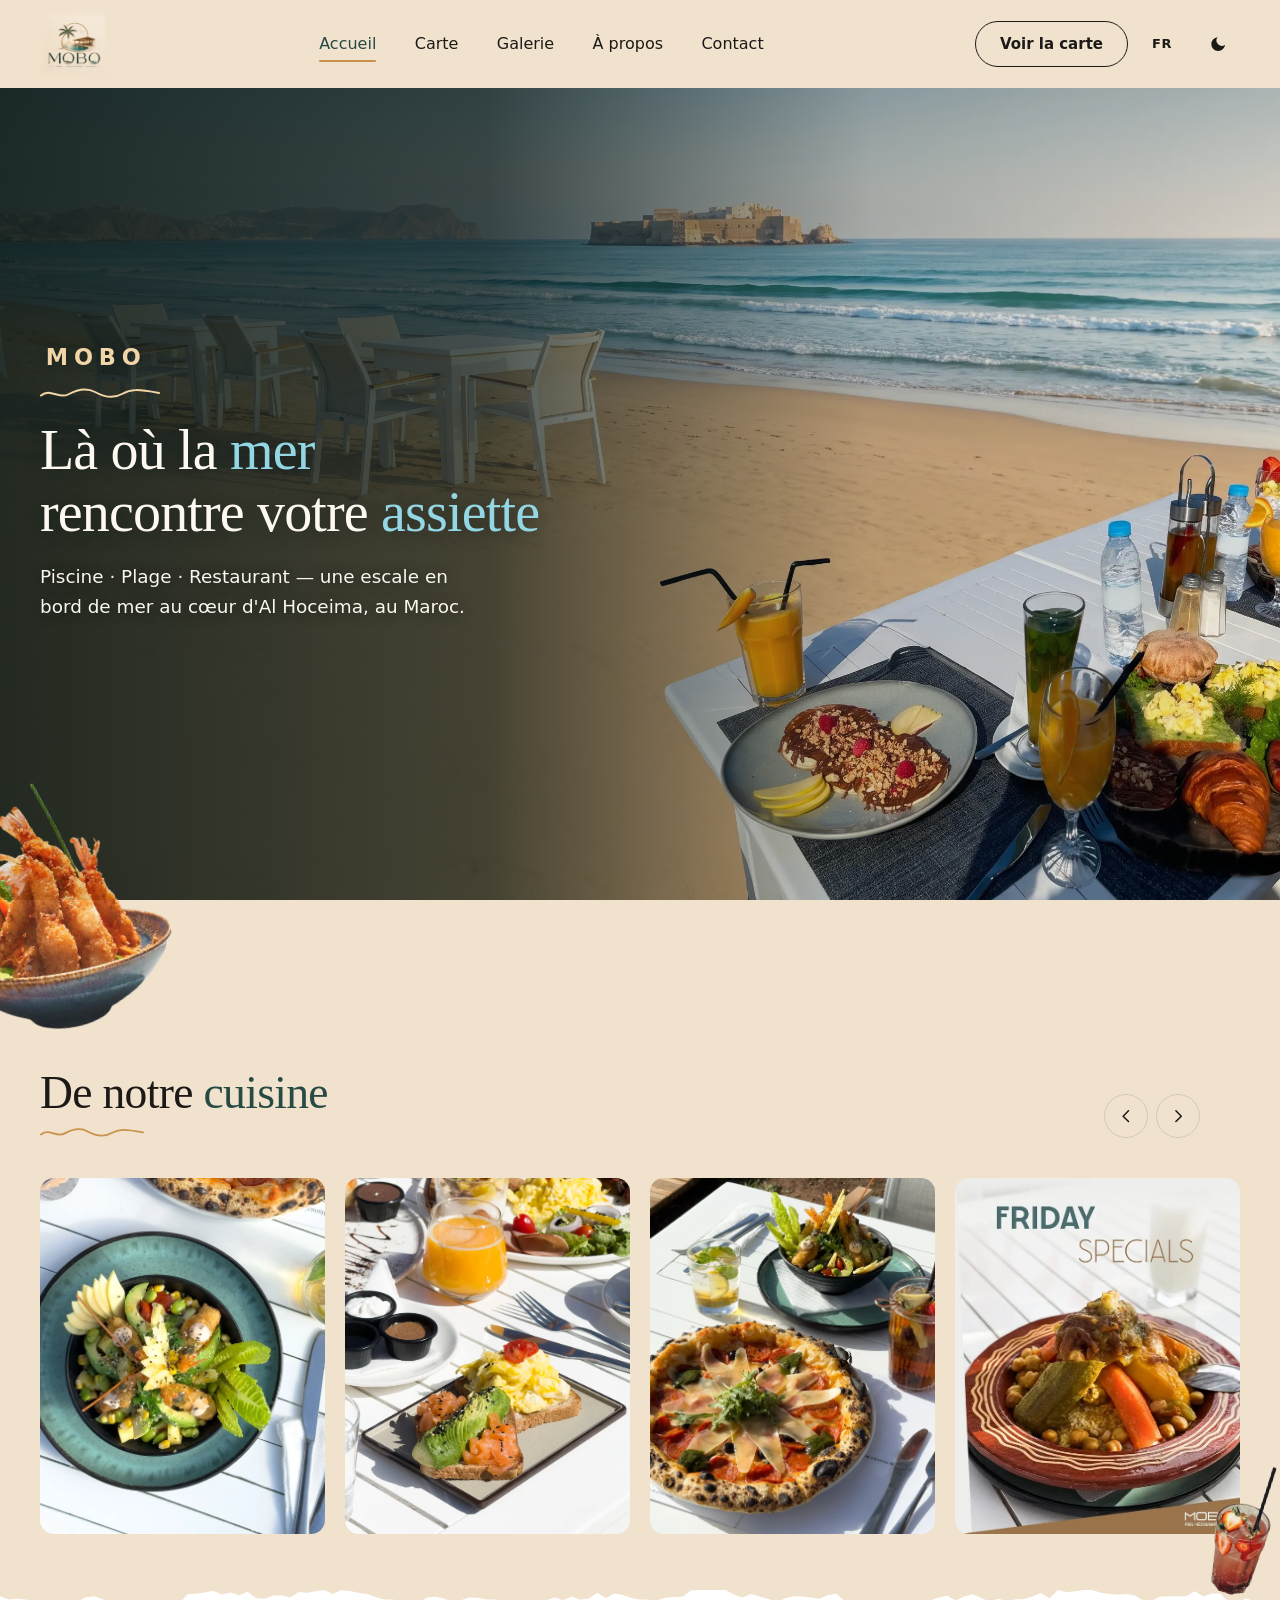
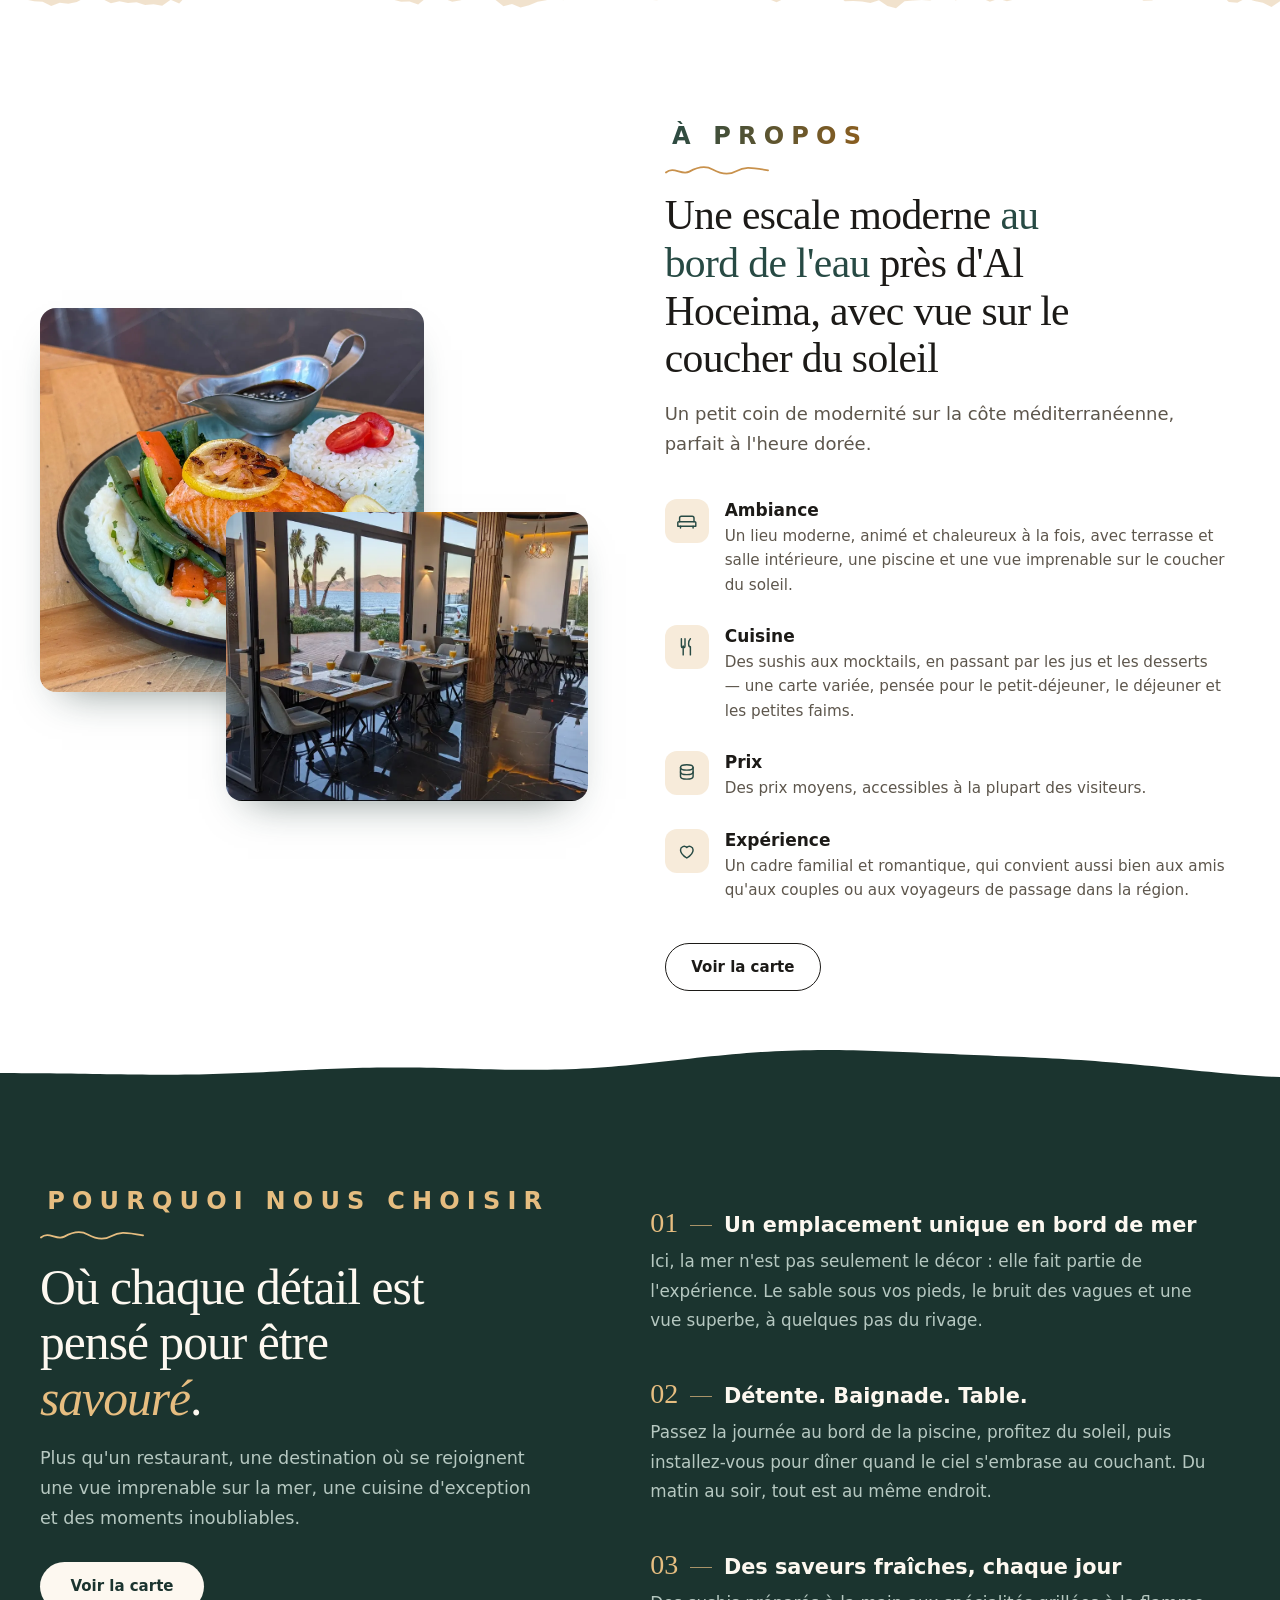
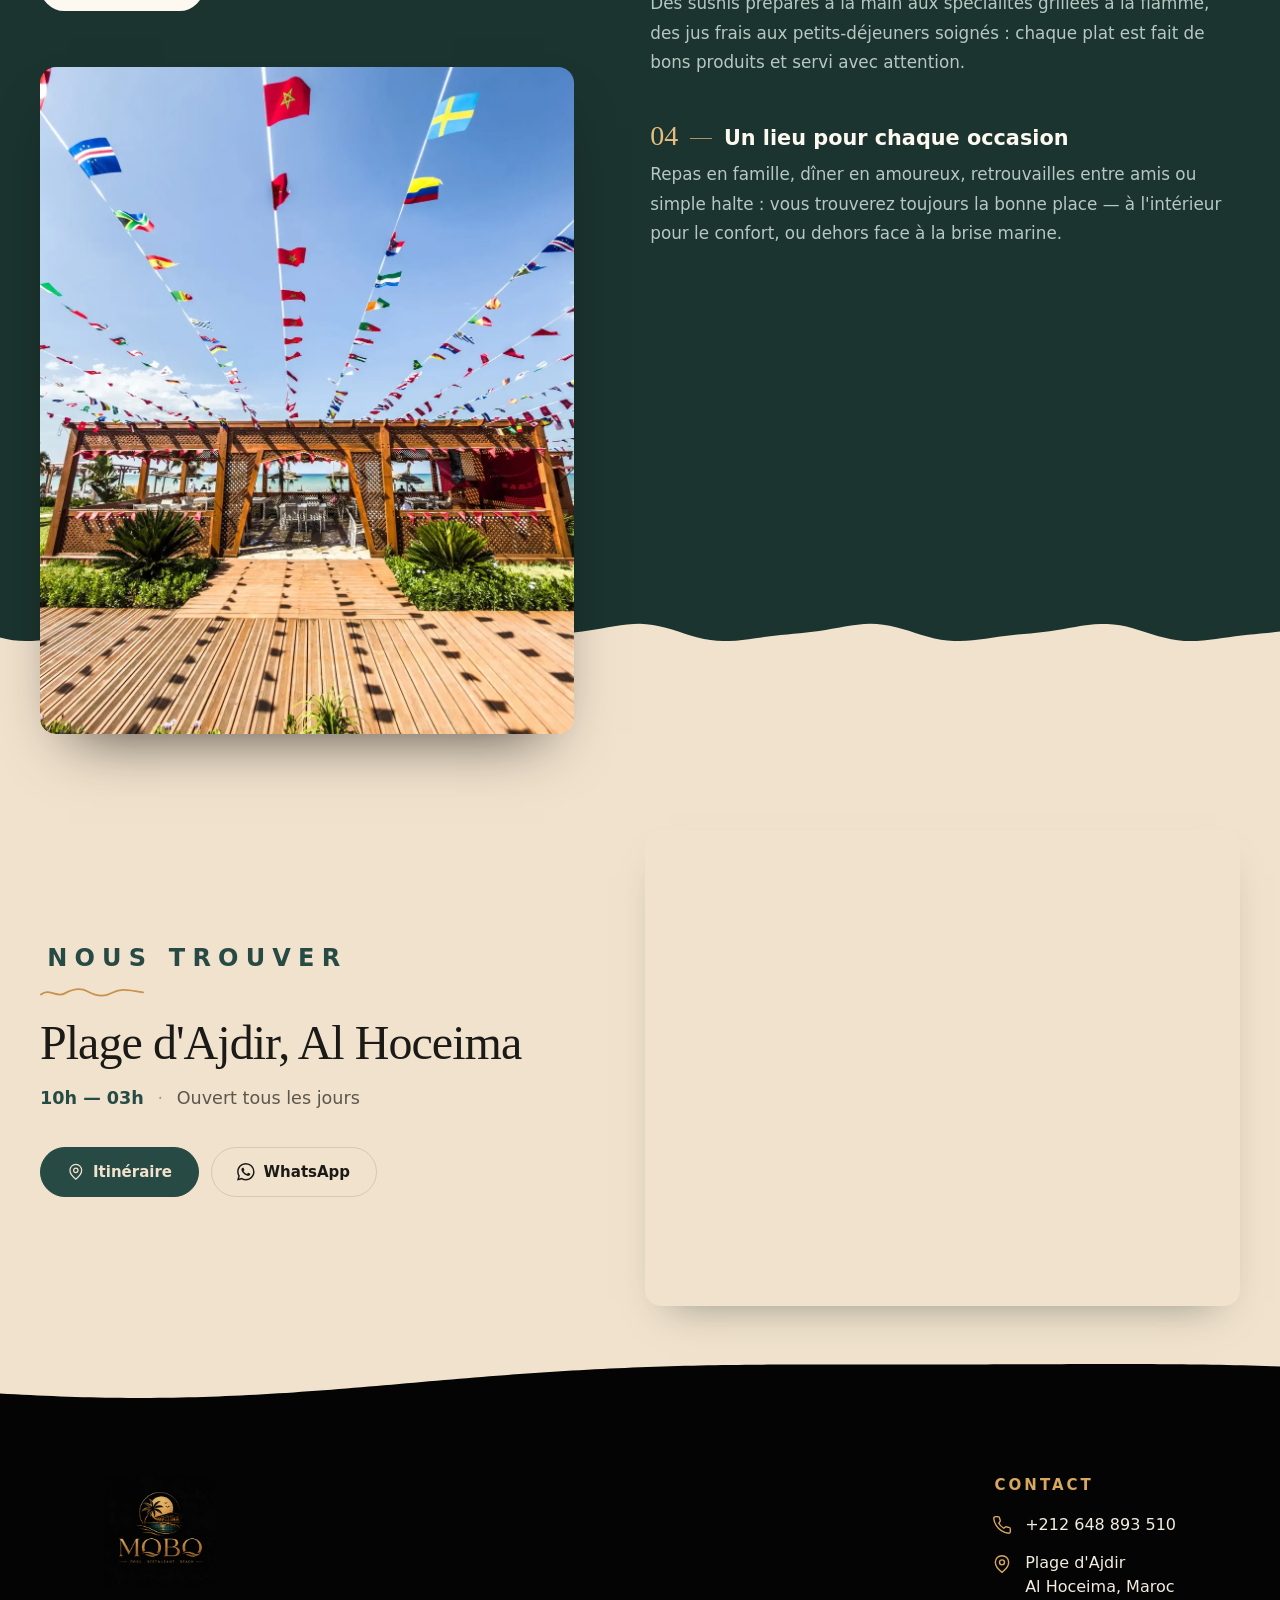
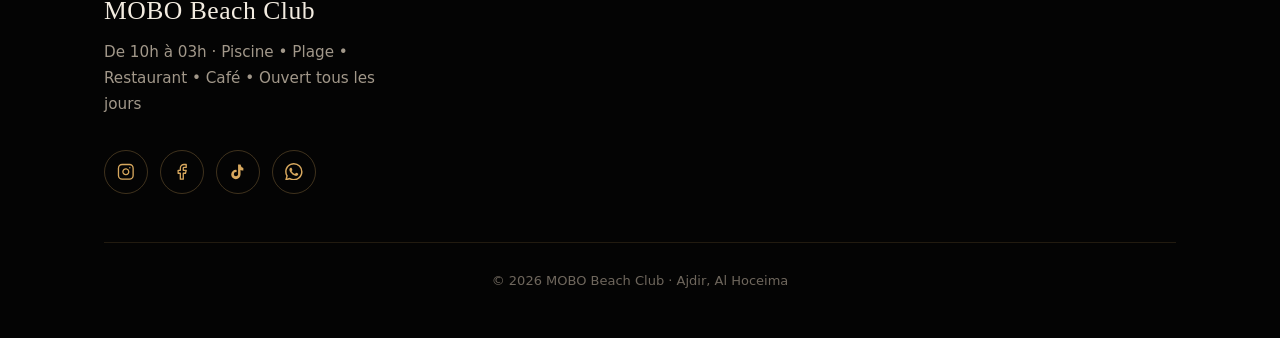
<file: fr/index.html>
<!doctype html>
<html lang="fr" data-theme="light">

<head>
    <meta charset="utf-8">
    <meta name="viewport" content="width=device-width, initial-scale=1">

    <title>MOBO Beach Club — Piscine · Plage · Restaurant · Café | Al Hoceima</title>
    <meta name="description" content="MOBO Beach Club à Al Hoceima, au Maroc. Restaurant en bord de mer, piscine et café. Ouvert tous les jours de 10h à 03h. Sushi, burgers, poke bowls, pizza et cocktails frais.">
    <link rel="canonical" href="https://mobo.ajdir.workers.dev/fr/">

    <!-- Reciprocal language links. Every version has to list every version,
         itself included, or Google discards the whole set. -->
    <link rel="alternate" hreflang="en" href="https://mobo.ajdir.workers.dev/">
    <link rel="alternate" hreflang="fr" href="https://mobo.ajdir.workers.dev/fr/">
    <link rel="alternate" hreflang="nl" href="https://mobo.ajdir.workers.dev/nl/">
    <link rel="alternate" hreflang="x-default" href="https://mobo.ajdir.workers.dev/">

    <link rel="icon" href="../assets/favicon.jpg" type="image/jpeg">
    <link rel="apple-touch-icon" href="../assets/favicon.jpg">
    <meta name="theme-color" content="#1b342f">

    <!-- Link preview for WhatsApp, Facebook, Instagram. og:image must be an
         absolute URL — a relative path produces no preview at all. If the site
         ever moves off mobo.ajdir.workers.dev, that host appears here, in the
         canonical and hreflang tags, in the JSON-LD, in robots.txt and in
         sitemap.xml — change it in all of them or none. -->
    <meta property="og:type" content="restaurant">
    <meta property="og:site_name" content="MOBO Beach Club">
    <meta property="og:title" content="MOBO Beach Club — Piscine · Plage · Restaurant · Café">
    <meta property="og:description" content="Une escale moderne au bord de l'eau près d'Al Hoceima, avec vue sur le coucher du soleil. Ouvert tous les jours de 10h à 03h.">
    <meta property="og:image" content="https://mobo.ajdir.workers.dev/assets/og-image.jpg">
    <meta property="og:image:width" content="1200">
    <meta property="og:image:height" content="630">
    <meta property="og:locale" content="fr">
    <meta name="twitter:card" content="summary_large_image">

    <!-- Structured data. Every value here is transcribed from something already
         published on this page — the address and hours from the Find Us section,
         the coordinates from the map iframe, the phone and Instagram from the
         footer. Nothing is estimated. This is what lets Google and Maps show the
         hours, the phone and a link straight to the menu in search results.
         Validate after any edit: https://search.google.com/test/rich-results -->
    <script type="application/ld+json">
    {
        "@context": "https://schema.org",
        "@type": "Restaurant",
        "@id": "https://mobo.ajdir.workers.dev/#restaurant",
        "name": "MOBO Beach Club",
        "description": "Restaurant en bord de mer, piscine et café sur la plage d'Ajdir, près d'Al Hoceima, au Maroc.",
        "inLanguage": "fr",
        "url": "https://mobo.ajdir.workers.dev/fr/",
        "image": "https://mobo.ajdir.workers.dev/assets/og-image.jpg",
        "logo": "https://mobo.ajdir.workers.dev/assets/logo/blacklogo.webp",
        "telephone": "+212648893510",
        "currenciesAccepted": "MAD",
        "servesCuisine": ["Sushi", "Pizza", "Burgers", "Poke bowls"],
        "hasMenu": "https://mobo.ajdir.workers.dev/fr/menu",
        "address": {
            "@type": "PostalAddress",
            "streetAddress": "Ajdir Beach",
            "addressLocality": "Al Hoceima",
            "addressCountry": "MA"
        },
        "geo": {
            "@type": "GeoCoordinates",
            "latitude": 35.2045124,
            "longitude": -3.8870489
        },
        "hasMap": "https://maps.app.goo.gl/h8HUVmPK9J8184uY7",
        "openingHoursSpecification": [{
            "@type": "OpeningHoursSpecification",
            "dayOfWeek": ["Monday", "Tuesday", "Wednesday", "Thursday", "Friday", "Saturday", "Sunday"],
            "opens": "10:00",
            "closes": "03:00"
        }],
        "sameAs": [
            "https://www.instagram.com/moboalhoceima",
            "https://web.facebook.com/p/Mobo-Al-Hoceima-61560132773730/",
            "https://www.tiktok.com/@moboalhoceima"
        ]
    }
    </script>

    <!-- Resolve the theme before first paint so dark mode never flashes.
         Light is the default regardless of the visitor's OS setting — the cream
         palette is the brand, so dark is opt-in via the toggle only. -->
    <script>
        (function () {
            try {
                document.documentElement.dataset.theme =
                    localStorage.getItem("mobo-theme") === "dark" ? "dark" : "light";
            } catch (e) {
                document.documentElement.dataset.theme = "light";
            }
        })();
    </script>

    <!-- Desktop hero backdrop is the LCP element. The media attribute keeps
         phones from fetching it — they get the video instead. -->
    <link rel="preload" as="image" href="../assets/background.webp" media="(min-width: 64rem)" fetchpriority="high">

    <link rel="stylesheet" href="../index.css">
    <script defer src="../index.js"></script>
</head>

<body>
    <a class="skip-link" href="#main">Aller au contenu principal</a>

    <header class="nav" id="nav">
        <div class="nav__inner">

            <a class="nav__logo" href="#top" aria-label="MOBO Beach Club — accueil">
                <img class="nav__logo-img nav__logo-img--light" src="../assets/logo/whitelogo.webp"
                     width="1254" height="1254" alt="MOBO Beach Club"
                     fetchpriority="high" decoding="async">
                <img class="nav__logo-img nav__logo-img--dark" src="../assets/logo/blacklogo.webp"
                     width="1254" height="1254" alt="" aria-hidden="true" decoding="async">
            </a>

            <nav class="nav__menu" id="nav-menu" aria-label="Principal">
                <ul class="nav__list">
                    <li class="nav__item"><a class="nav__link is-active" href="/fr/" aria-current="page">Accueil</a></li>
                    <li class="nav__item"><a class="nav__link" href="menu.html">Carte</a></li>
                    <li class="nav__item"><a class="nav__link" href="#dishes">Galerie</a></li>
                    <li class="nav__item"><a class="nav__link" href="#about">À propos</a></li>
                    <li class="nav__item"><a class="nav__link" href="#contact">Contact</a></li>
                </ul>
            </nav>

            <div class="nav__actions">
                <a class="nav__cta" href="menu.html">Voir la carte</a>

                <!-- Targets are root-absolute so this block is identical on every
                     translated copy of the page — only is-current moves. Each one
                     points at the SAME page in the other language, not at that
                     language's homepage. -->
                <div class="nav__lang" id="nav-lang">
                    <button class="nav__lang-btn" id="lang-toggle" type="button"
                            aria-expanded="false" aria-controls="lang-list"
                            aria-label="Choisir la langue — actuelle : Français">FR</button>
                    <ul class="nav__lang-list" id="lang-list" hidden>
                        <li><a class="nav__lang-link" href="/"
                               hreflang="en" lang="en">English</a></li>
                        <li><a class="nav__lang-link is-current" href="/fr/"
                               hreflang="fr" lang="fr" aria-current="true">Français</a></li>
                        <li><a class="nav__lang-link" href="/nl/"
                               hreflang="nl" lang="nl">Nederlands</a></li>
                    </ul>
                </div>

                <button class="nav__theme" id="theme-toggle" type="button"
                        aria-label="Passer en mode sombre" aria-pressed="false"
                        data-label-dark="Passer en mode sombre"
                        data-label-light="Passer en mode clair">
                    <svg class="nav__icon nav__icon--moon" viewBox="0 0 24 24" aria-hidden="true">
                        <path d="M21 12.8A9 9 0 1 1 11.2 3a7 7 0 0 0 9.8 9.8Z" />
                    </svg>
                    <svg class="nav__icon nav__icon--sun" viewBox="0 0 24 24" aria-hidden="true">
                        <circle cx="12" cy="12" r="4.2" />
                        <path d="M12 2.2v2.3M12 19.5v2.3M4.5 4.5l1.6 1.6M17.9 17.9l1.6 1.6M2.2 12h2.3M19.5 12h2.3M4.5 19.5l1.6-1.6M17.9 6.1l1.6-1.6" />
                    </svg>
                </button>

                <button class="nav__burger" id="nav-burger" type="button"
                        aria-label="Ouvrir le menu" aria-expanded="false" aria-controls="nav-menu"
                        data-label-open="Ouvrir le menu" data-label-close="Fermer le menu">
                    <span class="nav__burger-bars" aria-hidden="true"></span>
                </button>
            </div>

        </div>
    </header>

    <main id="main">

        <section class="hero" id="hero">

            <!-- Backdrop. The still is applied in CSS behind a min-width query so
                 phones never download it; the video gets its source from JS only
                 when it is actually going to be used. -->
            <div class="hero__bg" aria-hidden="true">
                <video class="hero__video" id="hero-video" muted playsinline loop preload="none"
                       data-src="../assets/p.mp4"></video>
            </div>

            <div class="hero__inner">

                <div class="hero__content">
                    <span class="hero__topper">MOBO</span>

                    <svg class="hero__wave" viewBox="0 0 120 12" aria-hidden="true">
                        <path d="M1 7.5c9-8 18 4 27-1s18-7.5 27-2.5 18 7 27 2 15-5 37-1" />
                    </svg>

                    <h1 class="hero__title">
                        Là où la <em class="hero__accent">mer</em><br>
                        rencontre votre <em class="hero__accent">assiette</em>
                    </h1>

                    <p class="hero__text">
                        Piscine · Plage · Restaurant — une escale en bord de mer au cœur
                        d'Al Hoceima, au Maroc.
                    </p>
                </div>

            </div>
        </section>

        <section class="dishes" id="dishes" aria-labelledby="dishes-h">

            <!-- Cut-outs from assets/s, bleeding past the section edges. Purely
                 decorative, so they carry no alt text. -->
            <img class="dishes__sticker dishes__sticker--a" src="../assets/s/hero.webp"
                 width="447" height="559" alt="" aria-hidden="true" loading="lazy" decoding="async">
            <img class="dishes__sticker dishes__sticker--b" src="../assets/s/drink.webp"
                 width="447" height="558" alt="" aria-hidden="true" loading="lazy" decoding="async">

            <div class="dishes__inner">

                <div class="dishes__head">
                    <div class="dishes__heading">
                        <h2 class="dishes__title" id="dishes-h">De notre <em class="dishes__accent">cuisine</em></h2>
                        <svg class="dishes__wave" viewBox="0 0 120 12" aria-hidden="true">
                            <path d="M1 7.5c9-8 18 4 27-1s18-7.5 27-2.5 18 7 27 2 15-5 37-1" />
                        </svg>
                    </div>

                    <div class="dishes__arrows">
                        <button class="dishes__arrow" id="dishes-prev" type="button" aria-label="Plats précédents">
                            <svg viewBox="0 0 24 24" aria-hidden="true"><path d="M15 5l-7 7 7 7" /></svg>
                        </button>
                        <button class="dishes__arrow" id="dishes-next" type="button" aria-label="Plats suivants">
                            <svg viewBox="0 0 24 24" aria-hidden="true"><path d="M9 5l7 7-7 7" /></svg>
                        </button>
                    </div>
                </div>

                <ul class="dishes__track" id="dishes-track" tabindex="0"
                    aria-label="Plats servis au MOBO Beach Club">
                    <li class="dish"><img class="dish__img" src="../assets/gallery/589842319_17974005443972591_3464448045429607797_n.webp" alt="" loading="lazy" decoding="async"></li>
                    <li class="dish"><img class="dish__img" src="../assets/gallery/607588332_17973308867972591_3219471097100291479_n.webp" alt="" loading="lazy" decoding="async"></li>
                    <li class="dish"><img class="dish__img" src="../assets/gallery/610768405_17973614927972591_4883538654115168894_n.webp" alt="" loading="lazy" decoding="async"></li>
                    <li class="dish"><img class="dish__img" src="../assets/gallery/610871095_17973214613972591_8419923040954199380_n.webp" alt="" loading="lazy" decoding="async"></li>
                    <li class="dish"><img class="dish__img" src="../assets/gallery/612610414_17973935873972591_4559508244751366540_n.webp" alt="" loading="lazy" decoding="async"></li>
                    <li class="dish"><img class="dish__img" src="../assets/gallery/617539425_17974794992972591_4583572229337722561_n.webp" alt="" loading="lazy" decoding="async"></li>
                    <li class="dish"><img class="dish__img" src="../assets/gallery/625050125_17976142841972591_3094388797422687026_n.webp" alt="" loading="lazy" decoding="async"></li>
                    <li class="dish"><img class="dish__img" src="../assets/gallery/626193984_17977280501972591_1072128638974062865_n.webp" alt="" loading="lazy" decoding="async"></li>
                    <li class="dish"><img class="dish__img" src="../assets/gallery/626277610_17976966446972591_408249624296339129_n.webp" alt="" loading="lazy" decoding="async"></li>
                    <li class="dish"><img class="dish__img" src="../assets/gallery/629849397_17977719062972591_297352857977258402_n.webp" alt="" loading="lazy" decoding="async"></li>
                    <li class="dish"><img class="dish__img" src="../assets/gallery/629986168_17977202921972591_6507958195788522491_n.webp" alt="" loading="lazy" decoding="async"></li>
                    <li class="dish"><img class="dish__img" src="../assets/gallery/659520393_17983828946972591_8844827987414780291_n.webp" alt="" loading="lazy" decoding="async"></li>
                    <li class="dish"><img class="dish__img" src="../assets/gallery/661484191_17984095361972591_5661927094753032276_n.webp" alt="" loading="lazy" decoding="async"></li>
                    <li class="dish"><img class="dish__img" src="../assets/gallery/669756349_17984452751972591_5657818101509726967_n.webp" alt="" loading="lazy" decoding="async"></li>
                    <li class="dish"><img class="dish__img" src="../assets/gallery/670475214_17985384797972591_162417268163135041_n.webp" alt="" loading="lazy" decoding="async"></li>
                    <li class="dish"><img class="dish__img" src="../assets/gallery/670590723_17985535478972591_5682781250913935489_n.webp" alt="" loading="lazy" decoding="async"></li>
                    <li class="dish"><img class="dish__img" src="../assets/gallery/682712159_17987262500972591_5546162928793114514_n.webp" alt="" loading="lazy" decoding="async"></li>
                    <li class="dish"><img class="dish__img" src="../assets/gallery/686918719_17988086402972591_1262454849020950242_n.webp" alt="" loading="lazy" decoding="async"></li>
                    <li class="dish"><img class="dish__img" src="../assets/gallery/730006909_17995208291972591_7584997914799340196_n.webp" alt="" loading="lazy" decoding="async"></li>
                    <li class="dish"><img class="dish__img" src="../assets/gallery/download.webp" alt="" loading="lazy" decoding="async"></li>
                </ul>

            </div>
        </section>

        <section class="about" id="about" aria-labelledby="about-h">

            <!-- Torn edge where this section meets the one above. Sits directly
                 on top of the section and is filled with its background, so the
                 white tears up into the cream. -->
            <svg class="about__edge" viewBox="0 0 1920 39" preserveAspectRatio="none" aria-hidden="true">
                <path d="M1920 39H0V7.47L12.8 11.16L25.6 10.29L38.4 11.19L51.2 13.08L64 13.85L76.8 18.7L89.6 15.06L102.4 16.24L115.2 14.16L128 8.71L140.8 7.38L153.6 10.66L166.4 15.39L179.2 13.33L192 15.36L204.8 14.44L217.6 17.54L230.4 16.83L243.2 18.5L256 11.37L268.8 15.83L281.6 5.04L294.4 4.49L307.2 2.97L320 0.81L332.8 5.16L345.6 3.06L358.4 6.09L371.2 1.93L384 9.41L396.8 10.28L409.6 6.41L422.4 6.01L435.2 8.68L448 2.46L460.8 3.24L473.6 1.49L486.4 0L499.2 4.59L512 0L524.8 1.18L537.6 3.11L550.4 4.78L563.2 8.1L576 11.1L588.8 11.22L601.6 13.8L614.4 13.38L627.2 16.9L640 8.75L652.8 7.93L665.6 10.09L678.4 13.84L691.2 11.98L704 8.87L716.8 9.17L729.6 11.13L742.4 11.27L755.2 18.98L768 16.44L780.8 20.56L793.6 17.82L806.4 13.88L819.2 12.01L832 8.68L844.8 11.95L857.6 7.51L870.4 11.42L883.2 9.88L896 3.21L908.8 9.62L921.6 4.02L934.4 5.99L947.2 9.46L960 11.12L972.8 11.55L985.6 11.89L998.4 9.1L1011.2 8.07L1024 7.81L1036.8 0.2L1049.6 0L1062.4 0L1075.2 0L1088 0L1100.8 5.38L1113.6 8.76L1126.4 4.71L1139.2 7.68L1152 10.25L1164.8 14.28L1177.6 9.81L1190.4 7.3L1203.2 7.74L1216 8.89L1228.8 10.2L1241.6 6.02L1254.4 4.34L1267.2 13.07L1280 12.96L1292.8 13.42L1305.6 15.2L1318.4 11.98L1331.2 18.71L1344 21.51L1356.8 13.32L1369.6 12.39L1382.4 11.85L1395.2 12.3L1408 8.78L1420.8 6.77L1433.6 12.35L1446.4 7.63L1459.2 4.94L1472 9.44L1484.8 13.64L1497.6 10.27L1510.4 13.07L1523.2 10.95L1536 10.56L1548.8 7.49L1561.6 3.4L1574.4 9.68L1587.2 0L1600 2.72L1612.8 1.34L1625.6 0L1638.4 0L1651.2 3.2L1664 4.79L1676.8 5.46L1689.6 4.79L1702.4 6.59L1715.2 12.6L1728 12.27L1740.8 7.61L1753.6 7.44L1766.4 7.25L1779.2 7.31L1792 1.45L1804.8 7.54L1817.6 4.22L1830.4 4.02L1843.2 14.07L1856 15.04L1868.8 9.62L1881.6 12.81L1894.4 14.99L1907.2 19.9L1920 13.2V39Z" />
            </svg>

            <div class="about__inner">

                <div class="about__media">
                    <img class="about__photo about__photo--main" src="../assets/gallery/669756349_17984452751972591_5657818101509726967_n.webp"
                         width="1440" height="1440" loading="lazy" decoding="async"
                         alt="Un pavé de saumon grillé avec riz, purée de pommes de terre et légumes, servi dans une assiette turquoise">
                    <img class="about__photo about__photo--inset" src="../assets/place/place1.webp"
                         width="1232" height="696" loading="lazy" decoding="async"
                         alt="La salle intérieure, avec ses baies vitrées donnant sur la mer">
                </div>

                <div class="about__content">
                    <span class="about__topper">À propos</span>
                    <svg class="about__wave" viewBox="0 0 120 12" aria-hidden="true">
                        <path d="M1 7.5c9-8 18 4 27-1s18-7.5 27-2.5 18 7 27 2 15-5 37-1" />
                    </svg>

                    <h2 class="about__title" id="about-h">
                        Une escale moderne <em class="about__accent">au bord de l'eau</em> près d'Al Hoceima, avec vue sur le coucher du soleil
                    </h2>

                    <p class="about__lead">
                        Un petit coin de modernité sur la côte méditerranéenne, parfait à l'heure dorée.
                    </p>

                    <ul class="about__list">
                        <li class="about__item">
                            <span class="about__icon" aria-hidden="true">
                                <svg viewBox="0 0 24 24"><path d="M4 13V9a2 2 0 0 1 2-2h12a2 2 0 0 1 2 2v4"/><path d="M3 13h18a1 1 0 0 1 1 1v4H2v-4a1 1 0 0 1 1-1Z"/><path d="M5 18v2M19 18v2"/></svg>
                            </span>
                            <div class="about__body">
                                <h3 class="about__h3">Ambiance</h3>
                                <p class="about__text">Un lieu moderne, animé et chaleureux à la fois, avec terrasse et salle intérieure, une piscine et une vue imprenable sur le coucher du soleil.</p>
                            </div>
                        </li>
                        <li class="about__item">
                            <span class="about__icon" aria-hidden="true">
                                <svg viewBox="0 0 24 24"><path d="M6 3v8a2 2 0 0 0 4 0V3M8 11v10"/><path d="M16 3c-1.5 1.5-2 3.5-2 5.5S15 12 16 12v9"/></svg>
                            </span>
                            <div class="about__body">
                                <h3 class="about__h3">Cuisine</h3>
                                <p class="about__text">Des sushis aux mocktails, en passant par les jus et les desserts — une carte variée, pensée pour le petit-déjeuner, le déjeuner et les petites faims.</p>
                            </div>
                        </li>
                        <li class="about__item">
                            <span class="about__icon" aria-hidden="true">
                                <svg viewBox="0 0 24 24"><ellipse cx="12" cy="6" rx="7" ry="3"/><path d="M5 6v5c0 1.7 3.1 3 7 3s7-1.3 7-3V6"/><path d="M5 11v5c0 1.7 3.1 3 7 3s7-1.3 7-3v-5"/></svg>
                            </span>
                            <div class="about__body">
                                <h3 class="about__h3">Prix</h3>
                                <p class="about__text">Des prix moyens, accessibles à la plupart des visiteurs.</p>
                            </div>
                        </li>
                        <li class="about__item">
                            <span class="about__icon" aria-hidden="true">
                                <svg viewBox="0 0 24 24"><path d="M12 20s-7-4.4-7-9a4 4 0 0 1 7-2.6A4 4 0 0 1 19 11c0 4.6-7 9-7 9Z"/></svg>
                            </span>
                            <div class="about__body">
                                <h3 class="about__h3">Expérience</h3>
                                <p class="about__text">Un cadre familial et romantique, qui convient aussi bien aux amis qu'aux couples ou aux voyageurs de passage dans la région.</p>
                            </div>
                        </li>
                    </ul>

                    <a class="about__cta" href="menu.html">Voir la carte</a>
                </div>

            </div>
        </section>

        <section class="why" id="why" aria-labelledby="why-h">

            <!-- Rolling wave rather than the torn edge used above the About
                 section — two dividers on one page should not be the same cut. -->
            <svg class="why__edge" viewBox="0 0 1920 60" preserveAspectRatio="none" aria-hidden="true">
                <path d="M1920 60H0V40.47L10.67 40.48L21.33 40.51L32 40.54L42.67 40.58L53.33 40.64L64 40.71L74.67 40.79L85.33 40.89L96 41L106.67 41.12L117.33 41.26L128 41.4L138.67 41.55L149.33 41.7L160 41.85L170.67 41.99L181.33 42.13L192 42.25L202.67 42.36L213.33 42.46L224 42.53L234.67 42.57L245.33 42.59L256 42.57L266.67 42.53L277.33 42.44L288 42.33L298.67 42.17L309.33 41.98L320 41.75L330.67 41.48L341.33 41.18L352 40.84L362.67 40.48L373.33 40.08L384 39.67L394.67 39.23L405.33 38.78L416 38.31L426.67 37.84L437.33 37.37L448 36.9L458.67 36.44L469.33 35.99L480 35.57L490.67 35.16L501.33 34.78L512 34.44L522.67 34.13L533.33 33.86L544 33.63L554.67 33.44L565.33 33.29L576 33.2L586.67 33.14L597.33 33.13L608 33.17L618.67 33.24L629.33 33.36L640 33.51L650.67 33.69L661.33 33.89L672 34.12L682.67 34.36L693.33 34.62L704 34.87L714.67 35.13L725.33 35.37L736 35.6L746.67 35.81L757.33 35.99L768 36.13L778.67 36.23L789.33 36.29L800 36.29L810.67 36.24L821.33 36.12L832 35.95L842.67 35.71L853.33 35.4L864 35.02L874.67 34.57L885.33 34.06L896 33.48L906.67 32.83L917.33 32.12L928 31.35L938.67 30.53L949.33 29.66L960 28.75L970.67 27.79L981.33 26.81L992 25.8L1002.67 24.78L1013.33 23.74L1024 22.71L1034.67 21.68L1045.33 20.66L1056 19.66L1066.67 18.69L1077.33 17.75L1088 16.85L1098.67 15.99L1109.33 15.19L1120 14.44L1130.67 13.75L1141.33 13.12L1152 12.55L1162.67 12.06L1173.33 11.63L1184 11.27L1194.67 10.97L1205.33 10.75L1216 10.59L1226.67 10.49L1237.33 10.46L1248 10.48L1258.67 10.56L1269.33 10.69L1280 10.86L1290.67 11.08L1301.33 11.33L1312 11.62L1322.67 11.93L1333.33 12.27L1344 12.63L1354.67 13L1365.33 13.39L1376 13.78L1386.67 14.18L1397.33 14.57L1408 14.97L1418.67 15.37L1429.33 15.76L1440 16.15L1450.67 16.54L1461.33 16.92L1472 17.31L1482.67 17.69L1493.33 18.07L1504 18.45L1514.67 18.83L1525.33 19.23L1536 19.63L1546.67 20.05L1557.33 20.49L1568 20.94L1578.67 21.42L1589.33 21.92L1600 22.45L1610.67 23.01L1621.33 23.6L1632 24.23L1642.67 24.89L1653.33 25.58L1664 26.31L1674.67 27.07L1685.33 27.87L1696 28.7L1706.67 29.56L1717.33 30.45L1728 31.36L1738.67 32.29L1749.33 33.23L1760 34.18L1770.67 35.14L1781.33 36.1L1792 37.05L1802.67 37.99L1813.33 38.9L1824 39.79L1834.67 40.65L1845.33 41.48L1856 42.25L1866.67 42.98L1877.33 43.65L1888 44.26L1898.67 44.81L1909.33 45.29L1920 45.7V60Z" />
            </svg>

            <!-- Ripple where the band ends. Anchored to the band's bottom, not
                 the section's, because the photo bleeds past it. -->
            <svg class="why__edge-bottom" viewBox="0 0 1920 40" preserveAspectRatio="none" aria-hidden="true">
                <path d="M1920 40H0V27.81L9.6 29.89L19.2 31.44L28.8 32.42L38.4 32.82L48 32.69L57.6 32.11L67.2 31.17L76.8 30L86.4 28.73L96 27.44L105.6 26.21L115.2 25.09L124.8 24.1L134.4 23.2L144 22.34L153.6 21.48L163.2 20.53L172.8 19.45L182.4 18.21L192 16.79L201.6 15.23L211.2 13.6L220.8 12L230.4 10.54L240 9.36L249.6 8.58L259.2 8.32L268.8 8.64L278.4 9.58L288 11.12L297.6 13.21L307.2 15.73L316.8 18.53L326.4 21.45L336 24.31L345.6 26.94L355.2 29.19L364.8 30.94L374.4 32.13L384 32.74L393.6 32.8L403.2 32.37L412.8 31.54L422.4 30.45L432 29.2L441.6 27.9L451.2 26.64L460.8 25.49L470.4 24.45L480 23.51L489.6 22.65L499.2 21.8L508.8 20.89L518.4 19.86L528 18.68L537.6 17.32L547.2 15.81L556.8 14.2L566.4 12.57L576 11.05L585.6 9.75L595.2 8.81L604.8 8.35L614.4 8.45L624 9.16L633.6 10.49L643.2 12.39L652.8 14.77L662.4 17.49L672 20.39L681.6 23.29L691.2 26.02L700.8 28.42L710.4 30.36L720 31.77L729.6 32.59L739.2 32.84L748.8 32.57L758.4 31.88L768 30.87L777.6 29.66L787.2 28.37L796.8 27.09L806.4 25.89L816 24.81L825.6 23.84L835.2 22.96L844.8 22.11L854.4 21.23L864 20.25L873.6 19.13L883.2 17.84L892.8 16.38L902.4 14.79L912 13.16L921.6 11.58L931.2 10.19L940.8 9.1L950.4 8.46L960 8.34L969.6 8.83L979.2 9.94L988.8 11.64L998.4 13.86L1008 16.47L1017.6 19.33L1027.2 22.25L1036.8 25.06L1046.4 27.6L1056 29.72L1065.6 31.32L1075.2 32.36L1084.8 32.81L1094.4 32.72L1104 32.18L1113.6 31.27L1123.2 30.12L1132.8 28.84L1142.4 27.55L1152 26.32L1161.6 25.19L1171.2 24.18L1180.8 23.27L1190.4 22.42L1200 21.56L1209.6 20.62L1219.2 19.56L1228.8 18.33L1238.4 16.93L1248 15.38L1257.6 13.75L1267.2 12.14L1276.8 10.67L1286.4 9.45L1296 8.63L1305.6 8.32L1315.2 8.58L1324.8 9.47L1334.4 10.96L1344 13L1353.6 15.48L1363.2 18.27L1372.8 21.19L1382.4 24.06L1392 26.72L1401.6 29L1411.2 30.8L1420.8 32.05L1430.4 32.71L1440 32.81L1449.6 32.42L1459.2 31.63L1468.8 30.56L1478.4 29.31L1488 28.02L1497.6 26.76L1507.2 25.59L1516.8 24.54L1526.4 23.6L1536 22.73L1545.6 21.88L1555.2 20.98L1564.8 19.96L1574.4 18.8L1584 17.45L1593.6 15.95L1603.2 14.35L1612.8 12.72L1622.4 11.18L1632 9.86L1641.6 8.88L1651.2 8.37L1660.8 8.42L1670.4 9.07L1680 10.35L1689.6 12.2L1699.2 14.54L1708.8 17.23L1718.4 20.12L1728 23.03L1737.6 25.79L1747.2 28.22L1756.8 30.21L1766.4 31.66L1776 32.54L1785.6 32.84L1795.2 32.62L1804.8 31.96L1814.4 30.97L1824 29.78L1833.6 28.49L1843.2 27.21L1852.8 26L1862.4 24.9L1872 23.93L1881.6 23.04L1891.2 22.19L1900.8 21.31L1910.4 20.35L1920 19.24V40Z" />
            </svg>

            <div class="why__inner">

                <div class="why__intro">
                    <span class="why__topper">Pourquoi nous choisir</span>
                    <svg class="why__wave" viewBox="0 0 120 12" aria-hidden="true">
                        <path d="M1 7.5c9-8 18 4 27-1s18-7.5 27-2.5 18 7 27 2 15-5 37-1" />
                    </svg>

                    <h2 class="why__title" id="why-h">
                        Où chaque détail est pensé pour être <em class="why__accent">savouré</em>.
                    </h2>

                    <p class="why__blurb">
                        Plus qu'un restaurant, une destination où se rejoignent une vue imprenable sur
                        la mer, une cuisine d'exception et des moments inoubliables.
                    </p>

                    <a class="why__cta" href="menu.html">Voir la carte</a>

                    <!-- Runs past the bottom of the band and onto the page below it —
                         the thing that stops this reading as two tidy columns. -->
                    <img class="why__photo" src="../assets/place/2.webp" width="1080" height="1439"
                         loading="lazy" decoding="async"
                         alt="Un ponton en bois filant sous des guirlandes de fanions vers la plage et la mer">
                </div>

                <ol class="why__list">
                    <li class="why__item">
                        <h3 class="why__h3"><span class="why__num">01</span>Un emplacement unique en bord de mer</h3>
                        <p class="why__text">Ici, la mer n'est pas seulement le décor : elle fait partie de l'expérience. Le sable sous vos pieds, le bruit des vagues et une vue superbe, à quelques pas du rivage.</p>
                    </li>
                    <li class="why__item">
                        <h3 class="why__h3"><span class="why__num">02</span>Détente. Baignade. Table.</h3>
                        <p class="why__text">Passez la journée au bord de la piscine, profitez du soleil, puis installez-vous pour dîner quand le ciel s'embrase au couchant. Du matin au soir, tout est au même endroit.</p>
                    </li>
                    <li class="why__item">
                        <h3 class="why__h3"><span class="why__num">03</span>Des saveurs fraîches, chaque jour</h3>
                        <p class="why__text">Des sushis préparés à la main aux spécialités grillées à la flamme, des jus frais aux petits-déjeuners soignés : chaque plat est fait de bons produits et servi avec attention.</p>
                    </li>
                    <li class="why__item">
                        <h3 class="why__h3"><span class="why__num">04</span>Un lieu pour chaque occasion</h3>
                        <p class="why__text">Repas en famille, dîner en amoureux, retrouvailles entre amis ou simple halte : vous trouverez toujours la bonne place — à l'intérieur pour le confort, ou dehors face à la brise marine.</p>
                    </li>
                </ol>

            </div>
        </section>

        <section class="find" id="contact" aria-labelledby="find-h">
            <div class="find__inner">

                <div class="find__details">
                <span class="find__topper">Nous trouver</span>
                <svg class="find__wave" viewBox="0 0 120 12" aria-hidden="true">
                    <path d="M1 7.5c9-8 18 4 27-1s18-7.5 27-2.5 18 7 27 2 15-5 37-1" />
                </svg>

                <h2 class="find__title" id="find-h">Plage d'Ajdir, Al&nbsp;Hoceima</h2>

                <p class="find__hours">
                    <span class="find__clock">10h — 03h</span>
                    <span class="find__sep" aria-hidden="true">·</span>
                    Ouvert tous les jours
                </p>

                <div class="find__actions">
                    <a class="find__btn find__btn--solid" href="https://maps.app.goo.gl/h8HUVmPK9J8184uY7"
                       target="_blank" rel="noopener noreferrer">
                        <svg viewBox="0 0 24 24" aria-hidden="true">
                            <path d="M20 10c0 6-8 12-8 12s-8-6-8-12a8 8 0 0 1 16 0Z" />
                            <circle cx="12" cy="10" r="3" />
                        </svg>
                        Itinéraire
                    </a>
                    <a class="find__btn" href="https://api.whatsapp.com/send?phone=212648893510"
                       target="_blank" rel="noopener noreferrer">
                        <svg viewBox="0 0 24 24" class="find__btn-fill" aria-hidden="true">
                            <path d="M17.472 14.382c-.297-.149-1.758-.867-2.03-.967-.273-.099-.471-.148-.67.15-.197.297-.767.966-.94 1.164-.173.199-.347.223-.644.075-.297-.15-1.255-.463-2.39-1.475-.883-.788-1.48-1.761-1.653-2.059-.173-.297-.018-.458.13-.606.134-.133.298-.347.446-.52.149-.174.198-.298.298-.497.099-.198.05-.371-.025-.52-.075-.149-.669-1.612-.916-2.207-.242-.579-.487-.5-.669-.51-.173-.008-.371-.01-.57-.01-.198 0-.52.074-.792.372-.272.297-1.04 1.016-1.04 2.479 0 1.462 1.065 2.875 1.213 3.074.149.198 2.096 3.2 5.077 4.487.709.306 1.262.489 1.694.625.712.227 1.36.195 1.871.118.571-.085 1.758-.719 2.006-1.413.248-.694.248-1.289.173-1.413-.074-.124-.272-.198-.57-.347m-5.421 7.403h-.004a9.87 9.87 0 0 1-5.031-1.378l-.361-.214-3.741.982.998-3.648-.235-.374a9.86 9.86 0 0 1-1.51-5.26c.001-5.45 4.436-9.884 9.888-9.884 2.64 0 5.122 1.03 6.988 2.898a9.825 9.825 0 0 1 2.893 6.994c-.003 5.45-4.437 9.884-9.885 9.884m8.413-18.297A11.815 11.815 0 0 0 12.05 0C5.495 0 .16 5.335.157 11.892c0 2.096.547 4.142 1.588 5.945L.057 24l6.305-1.654a11.882 11.882 0 0 0 5.683 1.448h.005c6.554 0 11.89-5.335 11.893-11.893a11.821 11.821 0 0 0-3.48-8.413z" />
                        </svg>
                        WhatsApp
                    </a>
                </div>
                </div>

                <!-- Coordinates resolved from the share link, so the pin lands on
                     MOBO itself rather than a name search. Lazy so it costs
                     nothing until it is scrolled near. -->
                <div class="find__map">
                    <iframe
                        src="https://maps.google.com/maps?q=35.2045124,-3.8870489&amp;z=16&amp;hl=fr&amp;output=embed"
                        title="Carte indiquant le MOBO Beach Club sur la plage d'Ajdir, à Al Hoceima"
                        loading="lazy" referrerpolicy="no-referrer-when-downgrade"
                        allowfullscreen></iframe>
                </div>

            </div>
        </section>

    </main>

    <footer class="foot">

        <!-- Long, low swell — the fourth divider, and deliberately the calmest. -->
        <svg class="foot__edge" viewBox="0 0 1920 70" preserveAspectRatio="none" aria-hidden="true">
            <path d="M1920 70H0V56.77L11.29 57.35L22.59 57.92L33.88 58.46L45.18 58.97L56.47 59.46L67.76 59.91L79.06 60.34L90.35 60.74L101.65 61.1L112.94 61.43L124.24 61.73L135.53 61.99L146.82 62.22L158.12 62.41L169.41 62.56L180.71 62.68L192 62.76L203.29 62.8L214.59 62.81L225.88 62.77L237.18 62.7L248.47 62.59L259.76 62.44L271.06 62.25L282.35 62.02L293.65 61.76L304.94 61.46L316.24 61.12L327.53 60.75L338.82 60.34L350.12 59.9L361.41 59.42L372.71 58.91L384 58.37L395.29 57.8L406.59 57.2L417.88 56.57L429.18 55.91L440.47 55.23L451.76 54.52L463.06 53.79L474.35 53.03L485.65 52.26L496.94 51.47L508.24 50.66L519.53 49.83L530.82 48.99L542.12 48.14L553.41 47.28L564.71 46.4L576 45.52L587.29 44.64L598.59 43.75L609.88 42.85L621.18 41.96L632.47 41.06L643.76 40.17L655.06 39.28L666.35 38.4L677.65 37.52L688.94 36.65L700.24 35.79L711.53 34.94L722.82 34.11L734.12 33.28L745.41 32.47L756.71 31.68L768 30.9L779.29 30.14L790.59 29.4L801.88 28.68L813.18 27.97L824.47 27.29L835.76 26.63L847.06 25.99L858.35 25.38L869.65 24.79L880.94 24.22L892.24 23.67L903.53 23.15L914.82 22.65L926.12 22.18L937.41 21.72L948.71 21.3L960 20.9L971.29 20.52L982.59 20.16L993.88 19.83L1005.18 19.51L1016.47 19.23L1027.76 18.96L1039.06 18.71L1050.35 18.48L1061.65 18.28L1072.94 18.09L1084.24 17.92L1095.53 17.76L1106.82 17.63L1118.12 17.51L1129.41 17.4L1140.71 17.31L1152 17.23L1163.29 17.16L1174.59 17.11L1185.88 17.06L1197.18 17.02L1208.47 17L1219.76 16.98L1231.06 16.96L1242.35 16.95L1253.65 16.95L1264.94 16.95L1276.24 16.96L1287.53 16.96L1298.82 16.97L1310.12 16.98L1321.41 16.99L1332.71 17L1344 17.01L1355.29 17.02L1366.59 17.03L1377.88 17.03L1389.18 17.03L1400.47 17.03L1411.76 17.03L1423.06 17.02L1434.35 17.01L1445.65 17L1456.94 16.99L1468.24 16.97L1479.53 16.94L1490.82 16.92L1502.12 16.89L1513.41 16.86L1524.71 16.83L1536 16.79L1547.29 16.76L1558.59 16.72L1569.88 16.68L1581.18 16.65L1592.47 16.61L1603.76 16.58L1615.06 16.55L1626.35 16.52L1637.65 16.5L1648.94 16.48L1660.24 16.47L1671.53 16.46L1682.82 16.46L1694.12 16.47L1705.41 16.49L1716.71 16.52L1728 16.56L1739.29 16.61L1750.59 16.68L1761.88 16.76L1773.18 16.85L1784.47 16.96L1795.76 17.09L1807.06 17.23L1818.35 17.4L1829.65 17.58L1840.94 17.78L1852.24 18L1863.53 18.25L1874.82 18.51L1886.12 18.8L1897.41 19.11L1908.71 19.44L1920 19.8V70Z" />
        </svg>

        <div class="foot__inner">

            <div class="foot__brand">

            <img class="foot__logo" src="../assets/logo/blacklogo.webp" width="1254" height="1254"
                 alt="MOBO Beach Club" loading="lazy" decoding="async">

            <p class="foot__name">MOBO Beach Club</p>
            <p class="foot__tag">De 10h à 03h · Piscine • Plage • Restaurant • Café • Ouvert tous les jours</p>

            <ul class="foot__social">
                <li>
                    <a href="https://www.instagram.com/moboalhoceima" target="_blank"
                       rel="noopener noreferrer" aria-label="MOBO sur Instagram">
                        <svg viewBox="0 0 24 24" class="foot__icon foot__icon--stroke" aria-hidden="true">
                            <rect x="2" y="2" width="20" height="20" rx="5" />
                            <path d="M16 11.37A4 4 0 1 1 12.63 8 4 4 0 0 1 16 11.37z" />
                            <line x1="17.5" y1="6.5" x2="17.51" y2="6.5" />
                        </svg>
                    </a>
                </li>
                <li>
                    <a href="https://web.facebook.com/p/Mobo-Al-Hoceima-61560132773730/" target="_blank"
                       rel="noopener noreferrer" aria-label="MOBO sur Facebook">
                        <svg viewBox="0 0 24 24" class="foot__icon foot__icon--stroke" aria-hidden="true">
                            <path d="M18 2h-3a5 5 0 0 0-5 5v3H7v4h3v8h4v-8h3l1-4h-4V7a1 1 0 0 1 1-1h3z" />
                        </svg>
                    </a>
                </li>
                <li>
                    <a href="https://www.tiktok.com/@moboalhoceima" target="_blank"
                       rel="noopener noreferrer" aria-label="MOBO sur TikTok">
                        <svg viewBox="0 0 24 24" class="foot__icon" aria-hidden="true">
                            <path d="M19.59 6.69a4.83 4.83 0 0 1-3.77-4.25V2h-3.45v13.67a2.89 2.89 0 0 1-2.88 2.5 2.89 2.89 0 0 1 0-5.78 2.92 2.92 0 0 1 .88.13V9.4a6.84 6.84 0 0 0-1-.05A6.33 6.33 0 0 0 3 15.57 6.33 6.33 0 0 0 9.37 22a6.33 6.33 0 0 0 6.37-6.22V9.4a8.16 8.16 0 0 0 3.85.96V7.11a4.85 4.85 0 0 1-.01-.42z" />
                        </svg>
                    </a>
                </li>
                <li>
                    <a href="https://api.whatsapp.com/send?phone=212648893510" target="_blank"
                       rel="noopener noreferrer" aria-label="MOBO sur WhatsApp">
                        <svg viewBox="0 0 24 24" class="foot__icon" aria-hidden="true">
                            <path d="M17.472 14.382c-.297-.149-1.758-.867-2.03-.967-.273-.099-.471-.148-.67.15-.197.297-.767.966-.94 1.164-.173.199-.347.223-.644.075-.297-.15-1.255-.463-2.39-1.475-.883-.788-1.48-1.761-1.653-2.059-.173-.297-.018-.458.13-.606.134-.133.298-.347.446-.52.149-.174.198-.298.298-.497.099-.198.05-.371-.025-.52-.075-.149-.669-1.612-.916-2.207-.242-.579-.487-.5-.669-.51-.173-.008-.371-.01-.57-.01-.198 0-.52.074-.792.372-.272.297-1.04 1.016-1.04 2.479 0 1.462 1.065 2.875 1.213 3.074.149.198 2.096 3.2 5.077 4.487.709.306 1.262.489 1.694.625.712.227 1.36.195 1.871.118.571-.085 1.758-.719 2.006-1.413.248-.694.248-1.289.173-1.413-.074-.124-.272-.198-.57-.347m-5.421 7.403h-.004a9.87 9.87 0 0 1-5.031-1.378l-.361-.214-3.741.982.998-3.648-.235-.374a9.86 9.86 0 0 1-1.51-5.26c.001-5.45 4.436-9.884 9.888-9.884 2.64 0 5.122 1.03 6.988 2.898a9.825 9.825 0 0 1 2.893 6.994c-.003 5.45-4.437 9.884-9.885 9.884m8.413-18.297A11.815 11.815 0 0 0 12.05 0C5.495 0 .16 5.335.157 11.892c0 2.096.547 4.142 1.588 5.945L.057 24l6.305-1.654a11.882 11.882 0 0 0 5.683 1.448h.005c6.554 0 11.89-5.335 11.893-11.893a11.821 11.821 0 0 0-3.48-8.413z" />
                        </svg>
                    </a>
                </li>
            </ul>

            </div>

            <div class="foot__contact">
                <h2 class="foot__contact-h">Contact</h2>
                <ul class="foot__contact-list">
                    <li>
                        <svg viewBox="0 0 24 24" aria-hidden="true">
                            <path d="M22 16.9v3a2 2 0 0 1-2.2 2 19.8 19.8 0 0 1-8.6-3.1 19.5 19.5 0 0 1-6-6A19.8 19.8 0 0 1 2.1 4.2 2 2 0 0 1 4.1 2h3a2 2 0 0 1 2 1.7c.1.9.4 1.8.7 2.7a2 2 0 0 1-.5 2.1L8.1 9.9a16 16 0 0 0 6 6l1.4-1.2a2 2 0 0 1 2.1-.5c.9.3 1.8.6 2.7.7a2 2 0 0 1 1.7 2Z" />
                        </svg>
                        <a href="tel:+212648893510">+212 648 893 510</a>
                    </li>
                    <li>
                        <svg viewBox="0 0 24 24" aria-hidden="true">
                            <path d="M20 10c0 6-8 12-8 12s-8-6-8-12a8 8 0 0 1 16 0Z" />
                            <circle cx="12" cy="10" r="3" />
                        </svg>
                        <a href="https://maps.app.goo.gl/h8HUVmPK9J8184uY7" target="_blank" rel="noopener noreferrer">
                            Plage d'Ajdir<br>Al Hoceima, Maroc
                        </a>
                    </li>
                </ul>
            </div>

            <p class="foot__legal">© <span id="foot-year">2026</span> MOBO Beach Club · Ajdir, Al Hoceima</p>
        </div>
    </footer>

</body>

</html>
</file>
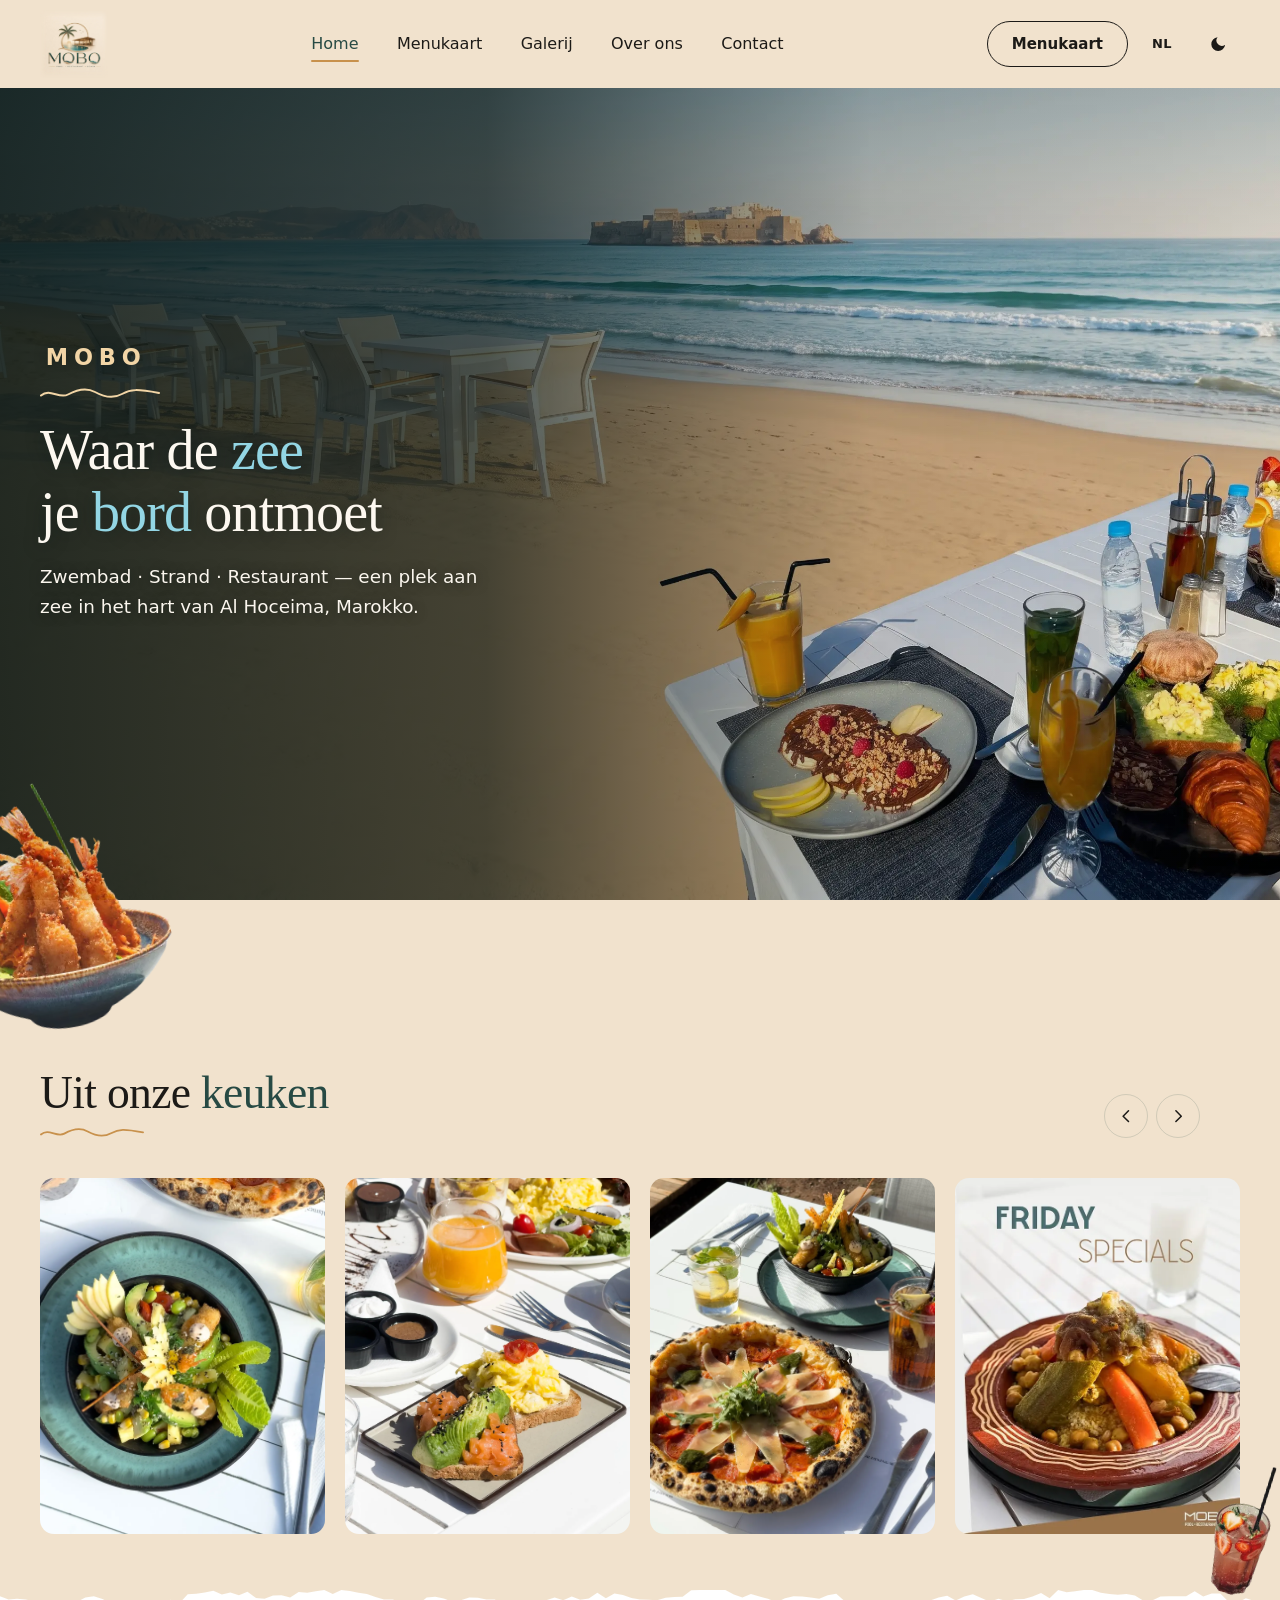
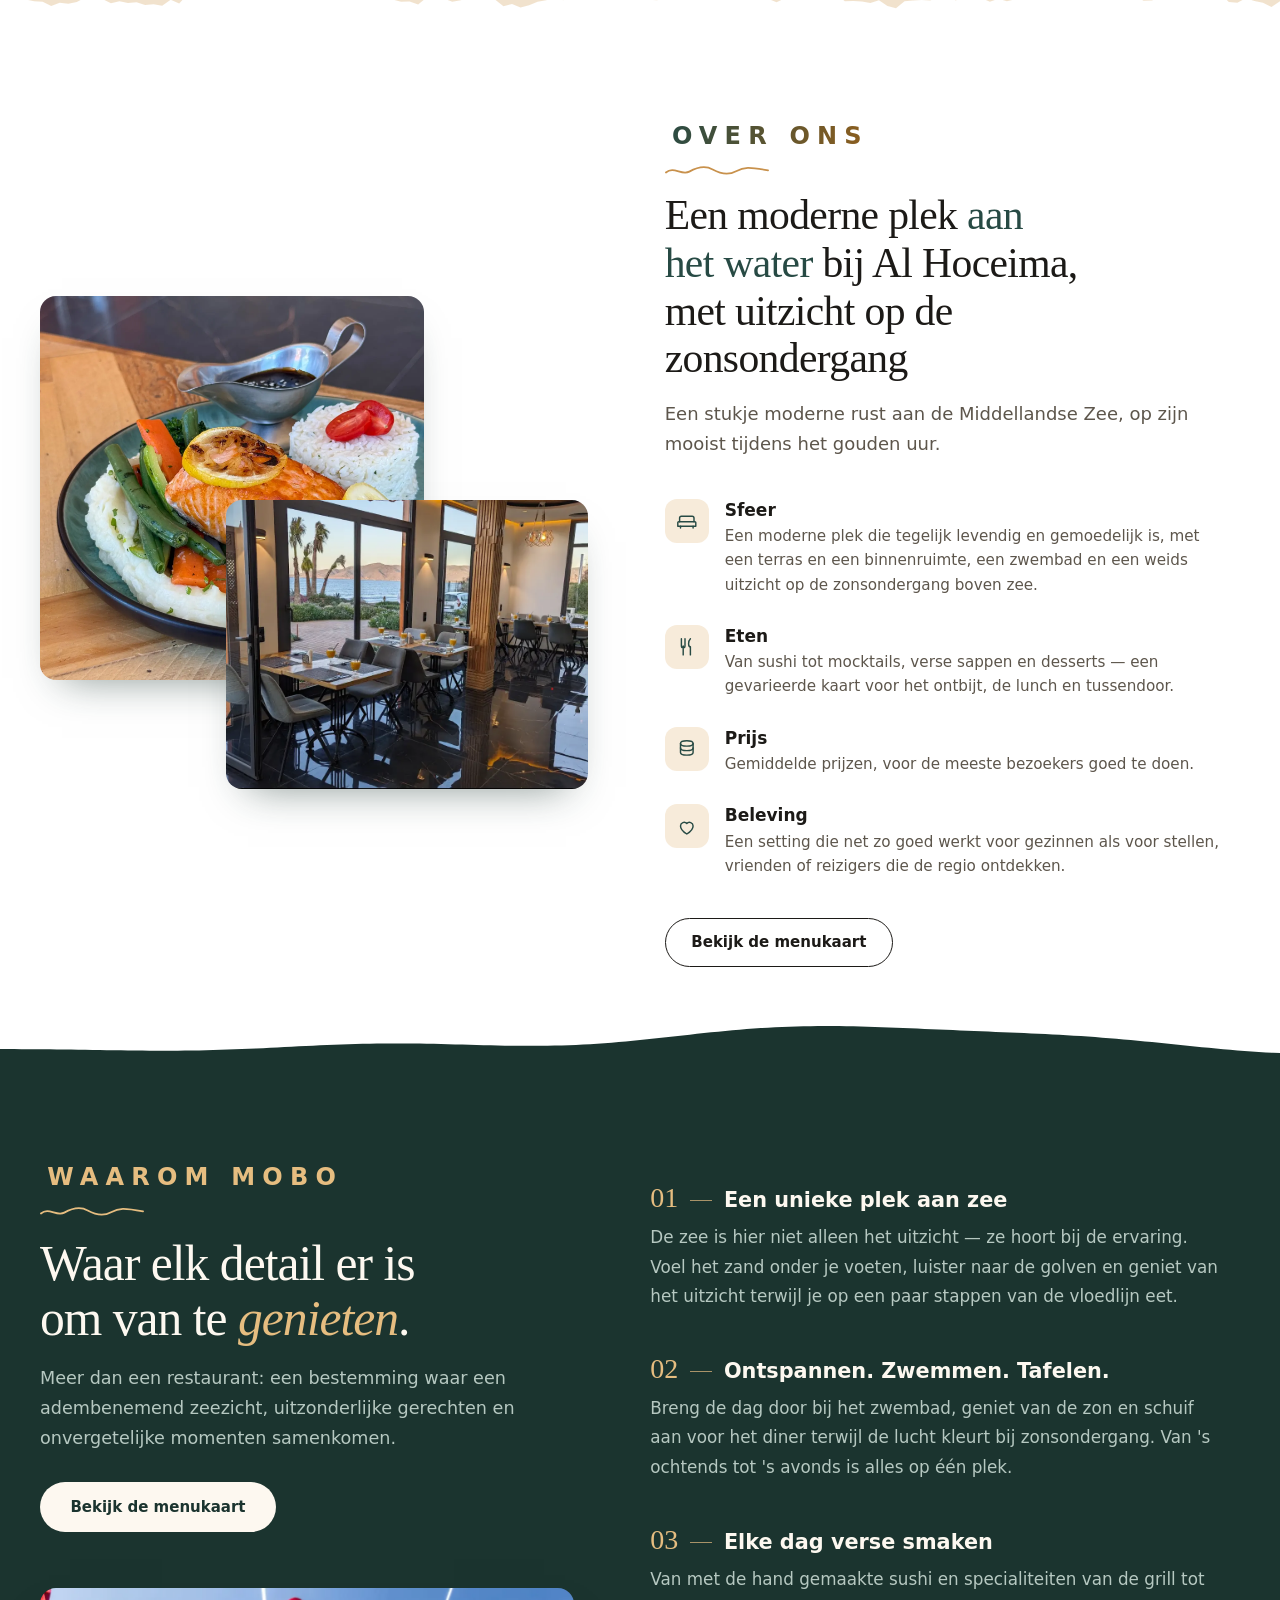
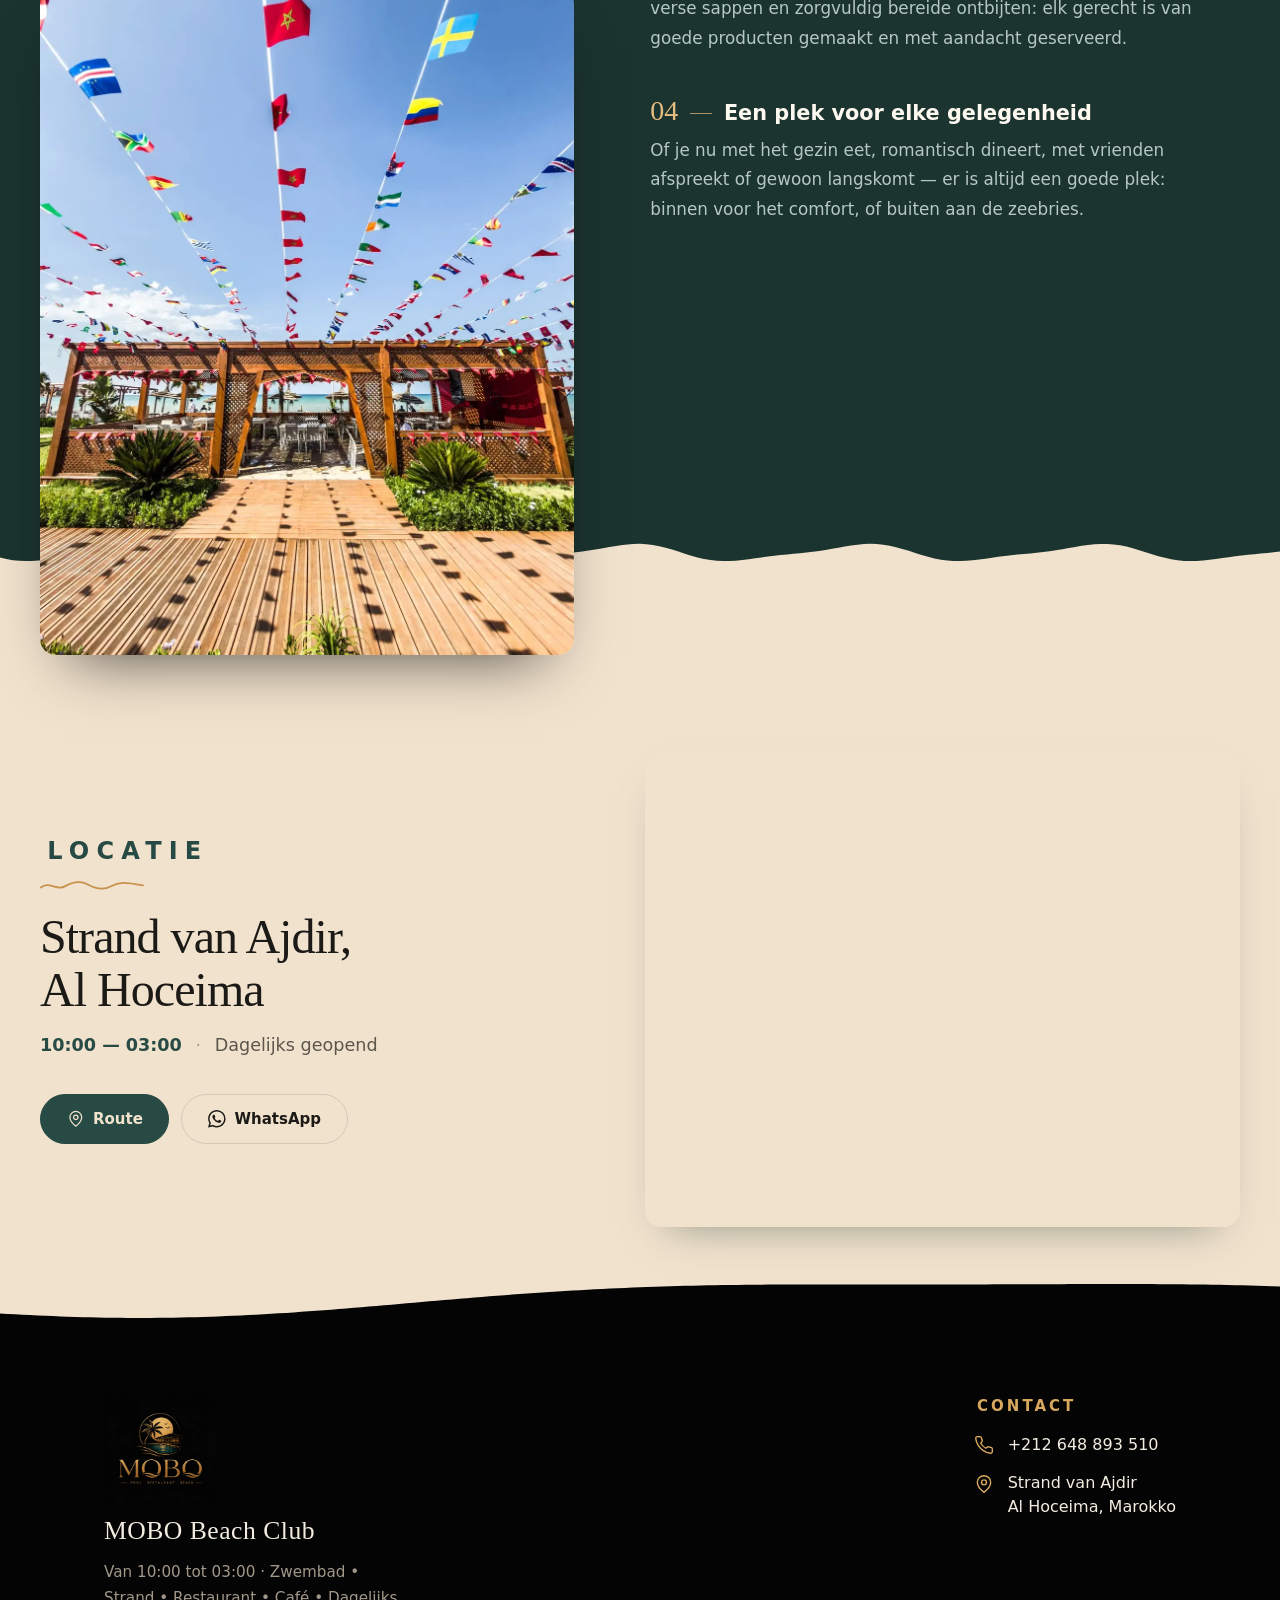
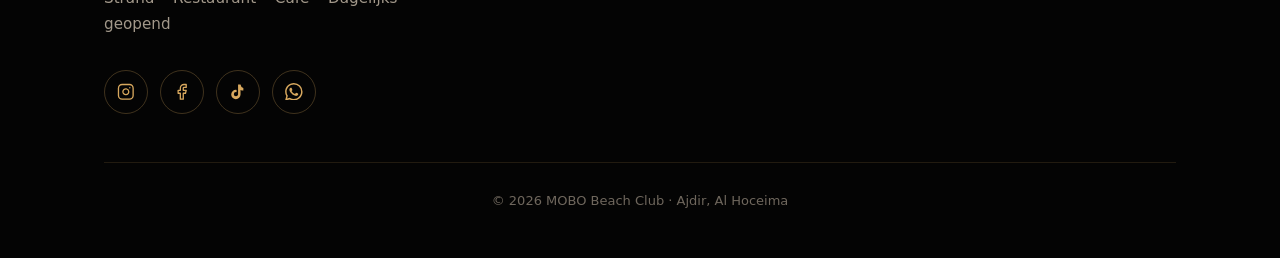
<file: nl/index.html>
<!doctype html>
<html lang="nl" data-theme="light">

<head>
    <meta charset="utf-8">
    <meta name="viewport" content="width=device-width, initial-scale=1">

    <title>MOBO Beach Club — Zwembad · Strand · Restaurant · Café | Al Hoceima</title>
    <meta name="description" content="MOBO Beach Club in Al Hoceima, Marokko. Restaurant aan zee, zwembad en café. Dagelijks geopend van 10:00 tot 03:00. Sushi, burgers, poke bowls, pizza en verse cocktails.">
    <link rel="canonical" href="https://mobo.ajdir.workers.dev/nl/">

    <!-- Reciprocal language links. Every version has to list every version,
         itself included, or Google discards the whole set. -->
    <link rel="alternate" hreflang="en" href="https://mobo.ajdir.workers.dev/">
    <link rel="alternate" hreflang="fr" href="https://mobo.ajdir.workers.dev/fr/">
    <link rel="alternate" hreflang="nl" href="https://mobo.ajdir.workers.dev/nl/">
    <link rel="alternate" hreflang="x-default" href="https://mobo.ajdir.workers.dev/">

    <link rel="icon" href="../assets/favicon.jpg" type="image/jpeg">
    <link rel="apple-touch-icon" href="../assets/favicon.jpg">
    <meta name="theme-color" content="#1b342f">

    <!-- Link preview for WhatsApp, Facebook, Instagram. og:image must be an
         absolute URL — a relative path produces no preview at all. If the site
         ever moves off mobo.ajdir.workers.dev, that host appears here, in the
         canonical and hreflang tags, in the JSON-LD, in robots.txt and in
         sitemap.xml — change it in all of them or none. -->
    <meta property="og:type" content="restaurant">
    <meta property="og:site_name" content="MOBO Beach Club">
    <meta property="og:title" content="MOBO Beach Club — Zwembad · Strand · Restaurant · Café">
    <meta property="og:description" content="Een moderne plek aan het water bij Al Hoceima, met uitzicht op de zonsondergang. Dagelijks geopend van 10:00 tot 03:00.">
    <meta property="og:image" content="https://mobo.ajdir.workers.dev/assets/og-image.jpg">
    <meta property="og:image:width" content="1200">
    <meta property="og:image:height" content="630">
    <meta property="og:locale" content="nl">
    <meta name="twitter:card" content="summary_large_image">

    <!-- Structured data. Every value here is transcribed from something already
         published on this page — the address and hours from the Find Us section,
         the coordinates from the map iframe, the phone and Instagram from the
         footer. Nothing is estimated. This is what lets Google and Maps show the
         hours, the phone and a link straight to the menu in search results.
         Validate after any edit: https://search.google.com/test/rich-results -->
    <script type="application/ld+json">
    {
        "@context": "https://schema.org",
        "@type": "Restaurant",
        "@id": "https://mobo.ajdir.workers.dev/#restaurant",
        "name": "MOBO Beach Club",
        "description": "Restaurant aan zee, zwembad en café op het strand van Ajdir, vlak bij Al Hoceima in Marokko.",
        "inLanguage": "nl",
        "url": "https://mobo.ajdir.workers.dev/nl/",
        "image": "https://mobo.ajdir.workers.dev/assets/og-image.jpg",
        "logo": "https://mobo.ajdir.workers.dev/assets/logo/blacklogo.webp",
        "telephone": "+212648893510",
        "currenciesAccepted": "MAD",
        "servesCuisine": ["Sushi", "Pizza", "Burgers", "Poke bowls"],
        "hasMenu": "https://mobo.ajdir.workers.dev/nl/menu",
        "address": {
            "@type": "PostalAddress",
            "streetAddress": "Ajdir Beach",
            "addressLocality": "Al Hoceima",
            "addressCountry": "MA"
        },
        "geo": {
            "@type": "GeoCoordinates",
            "latitude": 35.2045124,
            "longitude": -3.8870489
        },
        "hasMap": "https://maps.app.goo.gl/h8HUVmPK9J8184uY7",
        "openingHoursSpecification": [{
            "@type": "OpeningHoursSpecification",
            "dayOfWeek": ["Monday", "Tuesday", "Wednesday", "Thursday", "Friday", "Saturday", "Sunday"],
            "opens": "10:00",
            "closes": "03:00"
        }],
        "sameAs": [
            "https://www.instagram.com/moboalhoceima",
            "https://web.facebook.com/p/Mobo-Al-Hoceima-61560132773730/",
            "https://www.tiktok.com/@moboalhoceima"
        ]
    }
    </script>

    <!-- Resolve the theme before first paint so dark mode never flashes.
         Light is the default regardless of the visitor's OS setting — the cream
         palette is the brand, so dark is opt-in via the toggle only. -->
    <script>
        (function () {
            try {
                document.documentElement.dataset.theme =
                    localStorage.getItem("mobo-theme") === "dark" ? "dark" : "light";
            } catch (e) {
                document.documentElement.dataset.theme = "light";
            }
        })();
    </script>

    <!-- Desktop hero backdrop is the LCP element. The media attribute keeps
         phones from fetching it — they get the video instead. -->
    <link rel="preload" as="image" href="../assets/background.webp" media="(min-width: 64rem)" fetchpriority="high">

    <link rel="stylesheet" href="../index.css">
    <script defer src="../index.js"></script>
</head>

<body>
    <a class="skip-link" href="#main">Naar de hoofdinhoud</a>

    <header class="nav" id="nav">
        <div class="nav__inner">

            <a class="nav__logo" href="#top" aria-label="MOBO Beach Club — home">
                <img class="nav__logo-img nav__logo-img--light" src="../assets/logo/whitelogo.webp"
                     width="1254" height="1254" alt="MOBO Beach Club"
                     fetchpriority="high" decoding="async">
                <img class="nav__logo-img nav__logo-img--dark" src="../assets/logo/blacklogo.webp"
                     width="1254" height="1254" alt="" aria-hidden="true" decoding="async">
            </a>

            <nav class="nav__menu" id="nav-menu" aria-label="Hoofdnavigatie">
                <ul class="nav__list">
                    <li class="nav__item"><a class="nav__link is-active" href="/nl/" aria-current="page">Home</a></li>
                    <li class="nav__item"><a class="nav__link" href="menu.html">Menukaart</a></li>
                    <li class="nav__item"><a class="nav__link" href="#dishes">Galerij</a></li>
                    <li class="nav__item"><a class="nav__link" href="#about">Over ons</a></li>
                    <li class="nav__item"><a class="nav__link" href="#contact">Contact</a></li>
                </ul>
            </nav>

            <div class="nav__actions">
                <a class="nav__cta" href="menu.html">Menukaart</a>

                <!-- Targets are root-absolute so this block is identical on every
                     translated copy of the page — only is-current moves. Each one
                     points at the SAME page in the other language, not at that
                     language's homepage. -->
                <div class="nav__lang" id="nav-lang">
                    <button class="nav__lang-btn" id="lang-toggle" type="button"
                            aria-expanded="false" aria-controls="lang-list"
                            aria-label="Kies taal — huidig: Nederlands">NL</button>
                    <ul class="nav__lang-list" id="lang-list" hidden>
                        <li><a class="nav__lang-link" href="/"
                               hreflang="en" lang="en">English</a></li>
                        <li><a class="nav__lang-link" href="/fr/"
                               hreflang="fr" lang="fr">Français</a></li>
                        <li><a class="nav__lang-link is-current" href="/nl/"
                               hreflang="nl" lang="nl" aria-current="true">Nederlands</a></li>
                    </ul>
                </div>

                <button class="nav__theme" id="theme-toggle" type="button"
                        aria-label="Overschakelen naar donkere modus" aria-pressed="false"
                        data-label-dark="Overschakelen naar donkere modus"
                        data-label-light="Overschakelen naar lichte modus">
                    <svg class="nav__icon nav__icon--moon" viewBox="0 0 24 24" aria-hidden="true">
                        <path d="M21 12.8A9 9 0 1 1 11.2 3a7 7 0 0 0 9.8 9.8Z" />
                    </svg>
                    <svg class="nav__icon nav__icon--sun" viewBox="0 0 24 24" aria-hidden="true">
                        <circle cx="12" cy="12" r="4.2" />
                        <path d="M12 2.2v2.3M12 19.5v2.3M4.5 4.5l1.6 1.6M17.9 17.9l1.6 1.6M2.2 12h2.3M19.5 12h2.3M4.5 19.5l1.6-1.6M17.9 6.1l1.6-1.6" />
                    </svg>
                </button>

                <button class="nav__burger" id="nav-burger" type="button"
                        aria-label="Menu openen" aria-expanded="false" aria-controls="nav-menu"
                        data-label-open="Menu openen" data-label-close="Menu sluiten">
                    <span class="nav__burger-bars" aria-hidden="true"></span>
                </button>
            </div>

        </div>
    </header>

    <main id="main">

        <section class="hero" id="hero">

            <!-- Backdrop. The still is applied in CSS behind a min-width query so
                 phones never download it; the video gets its source from JS only
                 when it is actually going to be used. -->
            <div class="hero__bg" aria-hidden="true">
                <video class="hero__video" id="hero-video" muted playsinline loop preload="none"
                       data-src="../assets/p.mp4"></video>
            </div>

            <div class="hero__inner">

                <div class="hero__content">
                    <span class="hero__topper">MOBO</span>

                    <svg class="hero__wave" viewBox="0 0 120 12" aria-hidden="true">
                        <path d="M1 7.5c9-8 18 4 27-1s18-7.5 27-2.5 18 7 27 2 15-5 37-1" />
                    </svg>

                    <h1 class="hero__title">
                        Waar de <em class="hero__accent">zee</em><br>
                        je <em class="hero__accent">bord</em> ontmoet
                    </h1>

                    <p class="hero__text">
                        Zwembad · Strand · Restaurant — een plek aan zee in het hart van
                        Al Hoceima, Marokko.
                    </p>
                </div>

            </div>
        </section>

        <section class="dishes" id="dishes" aria-labelledby="dishes-h">

            <!-- Cut-outs from assets/s, bleeding past the section edges. Purely
                 decorative, so they carry no alt text. -->
            <img class="dishes__sticker dishes__sticker--a" src="../assets/s/hero.webp"
                 width="447" height="559" alt="" aria-hidden="true" loading="lazy" decoding="async">
            <img class="dishes__sticker dishes__sticker--b" src="../assets/s/drink.webp"
                 width="447" height="558" alt="" aria-hidden="true" loading="lazy" decoding="async">

            <div class="dishes__inner">

                <div class="dishes__head">
                    <div class="dishes__heading">
                        <h2 class="dishes__title" id="dishes-h">Uit onze <em class="dishes__accent">keuken</em></h2>
                        <svg class="dishes__wave" viewBox="0 0 120 12" aria-hidden="true">
                            <path d="M1 7.5c9-8 18 4 27-1s18-7.5 27-2.5 18 7 27 2 15-5 37-1" />
                        </svg>
                    </div>

                    <div class="dishes__arrows">
                        <button class="dishes__arrow" id="dishes-prev" type="button" aria-label="Vorige gerechten">
                            <svg viewBox="0 0 24 24" aria-hidden="true"><path d="M15 5l-7 7 7 7" /></svg>
                        </button>
                        <button class="dishes__arrow" id="dishes-next" type="button" aria-label="Volgende gerechten">
                            <svg viewBox="0 0 24 24" aria-hidden="true"><path d="M9 5l7 7-7 7" /></svg>
                        </button>
                    </div>
                </div>

                <ul class="dishes__track" id="dishes-track" tabindex="0"
                    aria-label="Gerechten bij MOBO Beach Club">
                    <li class="dish"><img class="dish__img" src="../assets/gallery/589842319_17974005443972591_3464448045429607797_n.webp" alt="" loading="lazy" decoding="async"></li>
                    <li class="dish"><img class="dish__img" src="../assets/gallery/607588332_17973308867972591_3219471097100291479_n.webp" alt="" loading="lazy" decoding="async"></li>
                    <li class="dish"><img class="dish__img" src="../assets/gallery/610768405_17973614927972591_4883538654115168894_n.webp" alt="" loading="lazy" decoding="async"></li>
                    <li class="dish"><img class="dish__img" src="../assets/gallery/610871095_17973214613972591_8419923040954199380_n.webp" alt="" loading="lazy" decoding="async"></li>
                    <li class="dish"><img class="dish__img" src="../assets/gallery/612610414_17973935873972591_4559508244751366540_n.webp" alt="" loading="lazy" decoding="async"></li>
                    <li class="dish"><img class="dish__img" src="../assets/gallery/617539425_17974794992972591_4583572229337722561_n.webp" alt="" loading="lazy" decoding="async"></li>
                    <li class="dish"><img class="dish__img" src="../assets/gallery/625050125_17976142841972591_3094388797422687026_n.webp" alt="" loading="lazy" decoding="async"></li>
                    <li class="dish"><img class="dish__img" src="../assets/gallery/626193984_17977280501972591_1072128638974062865_n.webp" alt="" loading="lazy" decoding="async"></li>
                    <li class="dish"><img class="dish__img" src="../assets/gallery/626277610_17976966446972591_408249624296339129_n.webp" alt="" loading="lazy" decoding="async"></li>
                    <li class="dish"><img class="dish__img" src="../assets/gallery/629849397_17977719062972591_297352857977258402_n.webp" alt="" loading="lazy" decoding="async"></li>
                    <li class="dish"><img class="dish__img" src="../assets/gallery/629986168_17977202921972591_6507958195788522491_n.webp" alt="" loading="lazy" decoding="async"></li>
                    <li class="dish"><img class="dish__img" src="../assets/gallery/659520393_17983828946972591_8844827987414780291_n.webp" alt="" loading="lazy" decoding="async"></li>
                    <li class="dish"><img class="dish__img" src="../assets/gallery/661484191_17984095361972591_5661927094753032276_n.webp" alt="" loading="lazy" decoding="async"></li>
                    <li class="dish"><img class="dish__img" src="../assets/gallery/669756349_17984452751972591_5657818101509726967_n.webp" alt="" loading="lazy" decoding="async"></li>
                    <li class="dish"><img class="dish__img" src="../assets/gallery/670475214_17985384797972591_162417268163135041_n.webp" alt="" loading="lazy" decoding="async"></li>
                    <li class="dish"><img class="dish__img" src="../assets/gallery/670590723_17985535478972591_5682781250913935489_n.webp" alt="" loading="lazy" decoding="async"></li>
                    <li class="dish"><img class="dish__img" src="../assets/gallery/682712159_17987262500972591_5546162928793114514_n.webp" alt="" loading="lazy" decoding="async"></li>
                    <li class="dish"><img class="dish__img" src="../assets/gallery/686918719_17988086402972591_1262454849020950242_n.webp" alt="" loading="lazy" decoding="async"></li>
                    <li class="dish"><img class="dish__img" src="../assets/gallery/730006909_17995208291972591_7584997914799340196_n.webp" alt="" loading="lazy" decoding="async"></li>
                    <li class="dish"><img class="dish__img" src="../assets/gallery/download.webp" alt="" loading="lazy" decoding="async"></li>
                </ul>

            </div>
        </section>

        <section class="about" id="about" aria-labelledby="about-h">

            <!-- Torn edge where this section meets the one above. Sits directly
                 on top of the section and is filled with its background, so the
                 white tears up into the cream. -->
            <svg class="about__edge" viewBox="0 0 1920 39" preserveAspectRatio="none" aria-hidden="true">
                <path d="M1920 39H0V7.47L12.8 11.16L25.6 10.29L38.4 11.19L51.2 13.08L64 13.85L76.8 18.7L89.6 15.06L102.4 16.24L115.2 14.16L128 8.71L140.8 7.38L153.6 10.66L166.4 15.39L179.2 13.33L192 15.36L204.8 14.44L217.6 17.54L230.4 16.83L243.2 18.5L256 11.37L268.8 15.83L281.6 5.04L294.4 4.49L307.2 2.97L320 0.81L332.8 5.16L345.6 3.06L358.4 6.09L371.2 1.93L384 9.41L396.8 10.28L409.6 6.41L422.4 6.01L435.2 8.68L448 2.46L460.8 3.24L473.6 1.49L486.4 0L499.2 4.59L512 0L524.8 1.18L537.6 3.11L550.4 4.78L563.2 8.1L576 11.1L588.8 11.22L601.6 13.8L614.4 13.38L627.2 16.9L640 8.75L652.8 7.93L665.6 10.09L678.4 13.84L691.2 11.98L704 8.87L716.8 9.17L729.6 11.13L742.4 11.27L755.2 18.98L768 16.44L780.8 20.56L793.6 17.82L806.4 13.88L819.2 12.01L832 8.68L844.8 11.95L857.6 7.51L870.4 11.42L883.2 9.88L896 3.21L908.8 9.62L921.6 4.02L934.4 5.99L947.2 9.46L960 11.12L972.8 11.55L985.6 11.89L998.4 9.1L1011.2 8.07L1024 7.81L1036.8 0.2L1049.6 0L1062.4 0L1075.2 0L1088 0L1100.8 5.38L1113.6 8.76L1126.4 4.71L1139.2 7.68L1152 10.25L1164.8 14.28L1177.6 9.81L1190.4 7.3L1203.2 7.74L1216 8.89L1228.8 10.2L1241.6 6.02L1254.4 4.34L1267.2 13.07L1280 12.96L1292.8 13.42L1305.6 15.2L1318.4 11.98L1331.2 18.71L1344 21.51L1356.8 13.32L1369.6 12.39L1382.4 11.85L1395.2 12.3L1408 8.78L1420.8 6.77L1433.6 12.35L1446.4 7.63L1459.2 4.94L1472 9.44L1484.8 13.64L1497.6 10.27L1510.4 13.07L1523.2 10.95L1536 10.56L1548.8 7.49L1561.6 3.4L1574.4 9.68L1587.2 0L1600 2.72L1612.8 1.34L1625.6 0L1638.4 0L1651.2 3.2L1664 4.79L1676.8 5.46L1689.6 4.79L1702.4 6.59L1715.2 12.6L1728 12.27L1740.8 7.61L1753.6 7.44L1766.4 7.25L1779.2 7.31L1792 1.45L1804.8 7.54L1817.6 4.22L1830.4 4.02L1843.2 14.07L1856 15.04L1868.8 9.62L1881.6 12.81L1894.4 14.99L1907.2 19.9L1920 13.2V39Z" />
            </svg>

            <div class="about__inner">

                <div class="about__media">
                    <img class="about__photo about__photo--main" src="../assets/gallery/669756349_17984452751972591_5657818101509726967_n.webp"
                         width="1440" height="1440" loading="lazy" decoding="async"
                         alt="Een gegrilde zalmfilet met rijst, aardappelpuree en groenten, geserveerd op een turquoise bord">
                    <img class="about__photo about__photo--inset" src="../assets/place/place1.webp"
                         width="1232" height="696" loading="lazy" decoding="async"
                         alt="De binnenruimte, met ramen van vloer tot plafond over het water">
                </div>

                <div class="about__content">
                    <span class="about__topper">Over ons</span>
                    <svg class="about__wave" viewBox="0 0 120 12" aria-hidden="true">
                        <path d="M1 7.5c9-8 18 4 27-1s18-7.5 27-2.5 18 7 27 2 15-5 37-1" />
                    </svg>

                    <h2 class="about__title" id="about-h">
                        Een moderne plek <em class="about__accent">aan het water</em> bij Al Hoceima, met uitzicht op de zonsondergang
                    </h2>

                    <p class="about__lead">
                        Een stukje moderne rust aan de Middellandse Zee, op zijn mooist tijdens het gouden uur.
                    </p>

                    <ul class="about__list">
                        <li class="about__item">
                            <span class="about__icon" aria-hidden="true">
                                <svg viewBox="0 0 24 24"><path d="M4 13V9a2 2 0 0 1 2-2h12a2 2 0 0 1 2 2v4"/><path d="M3 13h18a1 1 0 0 1 1 1v4H2v-4a1 1 0 0 1 1-1Z"/><path d="M5 18v2M19 18v2"/></svg>
                            </span>
                            <div class="about__body">
                                <h3 class="about__h3">Sfeer</h3>
                                <p class="about__text">Een moderne plek die tegelijk levendig en gemoedelijk is, met een terras en een binnenruimte, een zwembad en een weids uitzicht op de zonsondergang boven zee.</p>
                            </div>
                        </li>
                        <li class="about__item">
                            <span class="about__icon" aria-hidden="true">
                                <svg viewBox="0 0 24 24"><path d="M6 3v8a2 2 0 0 0 4 0V3M8 11v10"/><path d="M16 3c-1.5 1.5-2 3.5-2 5.5S15 12 16 12v9"/></svg>
                            </span>
                            <div class="about__body">
                                <h3 class="about__h3">Eten</h3>
                                <p class="about__text">Van sushi tot mocktails, verse sappen en desserts — een gevarieerde kaart voor het ontbijt, de lunch en tussendoor.</p>
                            </div>
                        </li>
                        <li class="about__item">
                            <span class="about__icon" aria-hidden="true">
                                <svg viewBox="0 0 24 24"><ellipse cx="12" cy="6" rx="7" ry="3"/><path d="M5 6v5c0 1.7 3.1 3 7 3s7-1.3 7-3V6"/><path d="M5 11v5c0 1.7 3.1 3 7 3s7-1.3 7-3v-5"/></svg>
                            </span>
                            <div class="about__body">
                                <h3 class="about__h3">Prijs</h3>
                                <p class="about__text">Gemiddelde prijzen, voor de meeste bezoekers goed te doen.</p>
                            </div>
                        </li>
                        <li class="about__item">
                            <span class="about__icon" aria-hidden="true">
                                <svg viewBox="0 0 24 24"><path d="M12 20s-7-4.4-7-9a4 4 0 0 1 7-2.6A4 4 0 0 1 19 11c0 4.6-7 9-7 9Z"/></svg>
                            </span>
                            <div class="about__body">
                                <h3 class="about__h3">Beleving</h3>
                                <p class="about__text">Een setting die net zo goed werkt voor gezinnen als voor stellen, vrienden of reizigers die de regio ontdekken.</p>
                            </div>
                        </li>
                    </ul>

                    <a class="about__cta" href="menu.html">Bekijk de menukaart</a>
                </div>

            </div>
        </section>

        <section class="why" id="why" aria-labelledby="why-h">

            <!-- Rolling wave rather than the torn edge used above the About
                 section — two dividers on one page should not be the same cut. -->
            <svg class="why__edge" viewBox="0 0 1920 60" preserveAspectRatio="none" aria-hidden="true">
                <path d="M1920 60H0V40.47L10.67 40.48L21.33 40.51L32 40.54L42.67 40.58L53.33 40.64L64 40.71L74.67 40.79L85.33 40.89L96 41L106.67 41.12L117.33 41.26L128 41.4L138.67 41.55L149.33 41.7L160 41.85L170.67 41.99L181.33 42.13L192 42.25L202.67 42.36L213.33 42.46L224 42.53L234.67 42.57L245.33 42.59L256 42.57L266.67 42.53L277.33 42.44L288 42.33L298.67 42.17L309.33 41.98L320 41.75L330.67 41.48L341.33 41.18L352 40.84L362.67 40.48L373.33 40.08L384 39.67L394.67 39.23L405.33 38.78L416 38.31L426.67 37.84L437.33 37.37L448 36.9L458.67 36.44L469.33 35.99L480 35.57L490.67 35.16L501.33 34.78L512 34.44L522.67 34.13L533.33 33.86L544 33.63L554.67 33.44L565.33 33.29L576 33.2L586.67 33.14L597.33 33.13L608 33.17L618.67 33.24L629.33 33.36L640 33.51L650.67 33.69L661.33 33.89L672 34.12L682.67 34.36L693.33 34.62L704 34.87L714.67 35.13L725.33 35.37L736 35.6L746.67 35.81L757.33 35.99L768 36.13L778.67 36.23L789.33 36.29L800 36.29L810.67 36.24L821.33 36.12L832 35.95L842.67 35.71L853.33 35.4L864 35.02L874.67 34.57L885.33 34.06L896 33.48L906.67 32.83L917.33 32.12L928 31.35L938.67 30.53L949.33 29.66L960 28.75L970.67 27.79L981.33 26.81L992 25.8L1002.67 24.78L1013.33 23.74L1024 22.71L1034.67 21.68L1045.33 20.66L1056 19.66L1066.67 18.69L1077.33 17.75L1088 16.85L1098.67 15.99L1109.33 15.19L1120 14.44L1130.67 13.75L1141.33 13.12L1152 12.55L1162.67 12.06L1173.33 11.63L1184 11.27L1194.67 10.97L1205.33 10.75L1216 10.59L1226.67 10.49L1237.33 10.46L1248 10.48L1258.67 10.56L1269.33 10.69L1280 10.86L1290.67 11.08L1301.33 11.33L1312 11.62L1322.67 11.93L1333.33 12.27L1344 12.63L1354.67 13L1365.33 13.39L1376 13.78L1386.67 14.18L1397.33 14.57L1408 14.97L1418.67 15.37L1429.33 15.76L1440 16.15L1450.67 16.54L1461.33 16.92L1472 17.31L1482.67 17.69L1493.33 18.07L1504 18.45L1514.67 18.83L1525.33 19.23L1536 19.63L1546.67 20.05L1557.33 20.49L1568 20.94L1578.67 21.42L1589.33 21.92L1600 22.45L1610.67 23.01L1621.33 23.6L1632 24.23L1642.67 24.89L1653.33 25.58L1664 26.31L1674.67 27.07L1685.33 27.87L1696 28.7L1706.67 29.56L1717.33 30.45L1728 31.36L1738.67 32.29L1749.33 33.23L1760 34.18L1770.67 35.14L1781.33 36.1L1792 37.05L1802.67 37.99L1813.33 38.9L1824 39.79L1834.67 40.65L1845.33 41.48L1856 42.25L1866.67 42.98L1877.33 43.65L1888 44.26L1898.67 44.81L1909.33 45.29L1920 45.7V60Z" />
            </svg>

            <!-- Ripple where the band ends. Anchored to the band's bottom, not
                 the section's, because the photo bleeds past it. -->
            <svg class="why__edge-bottom" viewBox="0 0 1920 40" preserveAspectRatio="none" aria-hidden="true">
                <path d="M1920 40H0V27.81L9.6 29.89L19.2 31.44L28.8 32.42L38.4 32.82L48 32.69L57.6 32.11L67.2 31.17L76.8 30L86.4 28.73L96 27.44L105.6 26.21L115.2 25.09L124.8 24.1L134.4 23.2L144 22.34L153.6 21.48L163.2 20.53L172.8 19.45L182.4 18.21L192 16.79L201.6 15.23L211.2 13.6L220.8 12L230.4 10.54L240 9.36L249.6 8.58L259.2 8.32L268.8 8.64L278.4 9.58L288 11.12L297.6 13.21L307.2 15.73L316.8 18.53L326.4 21.45L336 24.31L345.6 26.94L355.2 29.19L364.8 30.94L374.4 32.13L384 32.74L393.6 32.8L403.2 32.37L412.8 31.54L422.4 30.45L432 29.2L441.6 27.9L451.2 26.64L460.8 25.49L470.4 24.45L480 23.51L489.6 22.65L499.2 21.8L508.8 20.89L518.4 19.86L528 18.68L537.6 17.32L547.2 15.81L556.8 14.2L566.4 12.57L576 11.05L585.6 9.75L595.2 8.81L604.8 8.35L614.4 8.45L624 9.16L633.6 10.49L643.2 12.39L652.8 14.77L662.4 17.49L672 20.39L681.6 23.29L691.2 26.02L700.8 28.42L710.4 30.36L720 31.77L729.6 32.59L739.2 32.84L748.8 32.57L758.4 31.88L768 30.87L777.6 29.66L787.2 28.37L796.8 27.09L806.4 25.89L816 24.81L825.6 23.84L835.2 22.96L844.8 22.11L854.4 21.23L864 20.25L873.6 19.13L883.2 17.84L892.8 16.38L902.4 14.79L912 13.16L921.6 11.58L931.2 10.19L940.8 9.1L950.4 8.46L960 8.34L969.6 8.83L979.2 9.94L988.8 11.64L998.4 13.86L1008 16.47L1017.6 19.33L1027.2 22.25L1036.8 25.06L1046.4 27.6L1056 29.72L1065.6 31.32L1075.2 32.36L1084.8 32.81L1094.4 32.72L1104 32.18L1113.6 31.27L1123.2 30.12L1132.8 28.84L1142.4 27.55L1152 26.32L1161.6 25.19L1171.2 24.18L1180.8 23.27L1190.4 22.42L1200 21.56L1209.6 20.62L1219.2 19.56L1228.8 18.33L1238.4 16.93L1248 15.38L1257.6 13.75L1267.2 12.14L1276.8 10.67L1286.4 9.45L1296 8.63L1305.6 8.32L1315.2 8.58L1324.8 9.47L1334.4 10.96L1344 13L1353.6 15.48L1363.2 18.27L1372.8 21.19L1382.4 24.06L1392 26.72L1401.6 29L1411.2 30.8L1420.8 32.05L1430.4 32.71L1440 32.81L1449.6 32.42L1459.2 31.63L1468.8 30.56L1478.4 29.31L1488 28.02L1497.6 26.76L1507.2 25.59L1516.8 24.54L1526.4 23.6L1536 22.73L1545.6 21.88L1555.2 20.98L1564.8 19.96L1574.4 18.8L1584 17.45L1593.6 15.95L1603.2 14.35L1612.8 12.72L1622.4 11.18L1632 9.86L1641.6 8.88L1651.2 8.37L1660.8 8.42L1670.4 9.07L1680 10.35L1689.6 12.2L1699.2 14.54L1708.8 17.23L1718.4 20.12L1728 23.03L1737.6 25.79L1747.2 28.22L1756.8 30.21L1766.4 31.66L1776 32.54L1785.6 32.84L1795.2 32.62L1804.8 31.96L1814.4 30.97L1824 29.78L1833.6 28.49L1843.2 27.21L1852.8 26L1862.4 24.9L1872 23.93L1881.6 23.04L1891.2 22.19L1900.8 21.31L1910.4 20.35L1920 19.24V40Z" />
            </svg>

            <div class="why__inner">

                <div class="why__intro">
                    <span class="why__topper">Waarom MOBO</span>
                    <svg class="why__wave" viewBox="0 0 120 12" aria-hidden="true">
                        <path d="M1 7.5c9-8 18 4 27-1s18-7.5 27-2.5 18 7 27 2 15-5 37-1" />
                    </svg>

                    <h2 class="why__title" id="why-h">
                        Waar elk detail er is om van te <em class="why__accent">genieten</em>.
                    </h2>

                    <p class="why__blurb">
                        Meer dan een restaurant: een bestemming waar een adembenemend zeezicht,
                        uitzonderlijke gerechten en onvergetelijke momenten samenkomen.
                    </p>

                    <a class="why__cta" href="menu.html">Bekijk de menukaart</a>

                    <!-- Runs past the bottom of the band and onto the page below it —
                         the thing that stops this reading as two tidy columns. -->
                    <img class="why__photo" src="../assets/place/2.webp" width="1080" height="1439"
                         loading="lazy" decoding="async"
                         alt="Een houten vlonderpad onder vlaggenlijnen richting het strand en de zee">
                </div>

                <ol class="why__list">
                    <li class="why__item">
                        <h3 class="why__h3"><span class="why__num">01</span>Een unieke plek aan zee</h3>
                        <p class="why__text">De zee is hier niet alleen het uitzicht — ze hoort bij de ervaring. Voel het zand onder je voeten, luister naar de golven en geniet van het uitzicht terwijl je op een paar stappen van de vloedlijn eet.</p>
                    </li>
                    <li class="why__item">
                        <h3 class="why__h3"><span class="why__num">02</span>Ontspannen. Zwemmen. Tafelen.</h3>
                        <p class="why__text">Breng de dag door bij het zwembad, geniet van de zon en schuif aan voor het diner terwijl de lucht kleurt bij zonsondergang. Van 's ochtends tot 's avonds is alles op één plek.</p>
                    </li>
                    <li class="why__item">
                        <h3 class="why__h3"><span class="why__num">03</span>Elke dag verse smaken</h3>
                        <p class="why__text">Van met de hand gemaakte sushi en specialiteiten van de grill tot verse sappen en zorgvuldig bereide ontbijten: elk gerecht is van goede producten gemaakt en met aandacht geserveerd.</p>
                    </li>
                    <li class="why__item">
                        <h3 class="why__h3"><span class="why__num">04</span>Een plek voor elke gelegenheid</h3>
                        <p class="why__text">Of je nu met het gezin eet, romantisch dineert, met vrienden afspreekt of gewoon langskomt — er is altijd een goede plek: binnen voor het comfort, of buiten aan de zeebries.</p>
                    </li>
                </ol>

            </div>
        </section>

        <section class="find" id="contact" aria-labelledby="find-h">
            <div class="find__inner">

                <div class="find__details">
                <span class="find__topper">Locatie</span>
                <svg class="find__wave" viewBox="0 0 120 12" aria-hidden="true">
                    <path d="M1 7.5c9-8 18 4 27-1s18-7.5 27-2.5 18 7 27 2 15-5 37-1" />
                </svg>

                <h2 class="find__title" id="find-h">Strand van Ajdir, Al&nbsp;Hoceima</h2>

                <p class="find__hours">
                    <span class="find__clock">10:00 — 03:00</span>
                    <span class="find__sep" aria-hidden="true">·</span>
                    Dagelijks geopend
                </p>

                <div class="find__actions">
                    <a class="find__btn find__btn--solid" href="https://maps.app.goo.gl/h8HUVmPK9J8184uY7"
                       target="_blank" rel="noopener noreferrer">
                        <svg viewBox="0 0 24 24" aria-hidden="true">
                            <path d="M20 10c0 6-8 12-8 12s-8-6-8-12a8 8 0 0 1 16 0Z" />
                            <circle cx="12" cy="10" r="3" />
                        </svg>
                        Route
                    </a>
                    <a class="find__btn" href="https://api.whatsapp.com/send?phone=212648893510"
                       target="_blank" rel="noopener noreferrer">
                        <svg viewBox="0 0 24 24" class="find__btn-fill" aria-hidden="true">
                            <path d="M17.472 14.382c-.297-.149-1.758-.867-2.03-.967-.273-.099-.471-.148-.67.15-.197.297-.767.966-.94 1.164-.173.199-.347.223-.644.075-.297-.15-1.255-.463-2.39-1.475-.883-.788-1.48-1.761-1.653-2.059-.173-.297-.018-.458.13-.606.134-.133.298-.347.446-.52.149-.174.198-.298.298-.497.099-.198.05-.371-.025-.52-.075-.149-.669-1.612-.916-2.207-.242-.579-.487-.5-.669-.51-.173-.008-.371-.01-.57-.01-.198 0-.52.074-.792.372-.272.297-1.04 1.016-1.04 2.479 0 1.462 1.065 2.875 1.213 3.074.149.198 2.096 3.2 5.077 4.487.709.306 1.262.489 1.694.625.712.227 1.36.195 1.871.118.571-.085 1.758-.719 2.006-1.413.248-.694.248-1.289.173-1.413-.074-.124-.272-.198-.57-.347m-5.421 7.403h-.004a9.87 9.87 0 0 1-5.031-1.378l-.361-.214-3.741.982.998-3.648-.235-.374a9.86 9.86 0 0 1-1.51-5.26c.001-5.45 4.436-9.884 9.888-9.884 2.64 0 5.122 1.03 6.988 2.898a9.825 9.825 0 0 1 2.893 6.994c-.003 5.45-4.437 9.884-9.885 9.884m8.413-18.297A11.815 11.815 0 0 0 12.05 0C5.495 0 .16 5.335.157 11.892c0 2.096.547 4.142 1.588 5.945L.057 24l6.305-1.654a11.882 11.882 0 0 0 5.683 1.448h.005c6.554 0 11.89-5.335 11.893-11.893a11.821 11.821 0 0 0-3.48-8.413z" />
                        </svg>
                        WhatsApp
                    </a>
                </div>
                </div>

                <!-- Coordinates resolved from the share link, so the pin lands on
                     MOBO itself rather than a name search. Lazy so it costs
                     nothing until it is scrolled near. -->
                <div class="find__map">
                    <iframe
                        src="https://maps.google.com/maps?q=35.2045124,-3.8870489&amp;z=16&amp;hl=nl&amp;output=embed"
                        title="Kaart met MOBO Beach Club op het strand van Ajdir, Al Hoceima"
                        loading="lazy" referrerpolicy="no-referrer-when-downgrade"
                        allowfullscreen></iframe>
                </div>

            </div>
        </section>

    </main>

    <footer class="foot">

        <!-- Long, low swell — the fourth divider, and deliberately the calmest. -->
        <svg class="foot__edge" viewBox="0 0 1920 70" preserveAspectRatio="none" aria-hidden="true">
            <path d="M1920 70H0V56.77L11.29 57.35L22.59 57.92L33.88 58.46L45.18 58.97L56.47 59.46L67.76 59.91L79.06 60.34L90.35 60.74L101.65 61.1L112.94 61.43L124.24 61.73L135.53 61.99L146.82 62.22L158.12 62.41L169.41 62.56L180.71 62.68L192 62.76L203.29 62.8L214.59 62.81L225.88 62.77L237.18 62.7L248.47 62.59L259.76 62.44L271.06 62.25L282.35 62.02L293.65 61.76L304.94 61.46L316.24 61.12L327.53 60.75L338.82 60.34L350.12 59.9L361.41 59.42L372.71 58.91L384 58.37L395.29 57.8L406.59 57.2L417.88 56.57L429.18 55.91L440.47 55.23L451.76 54.52L463.06 53.79L474.35 53.03L485.65 52.26L496.94 51.47L508.24 50.66L519.53 49.83L530.82 48.99L542.12 48.14L553.41 47.28L564.71 46.4L576 45.52L587.29 44.64L598.59 43.75L609.88 42.85L621.18 41.96L632.47 41.06L643.76 40.17L655.06 39.28L666.35 38.4L677.65 37.52L688.94 36.65L700.24 35.79L711.53 34.94L722.82 34.11L734.12 33.28L745.41 32.47L756.71 31.68L768 30.9L779.29 30.14L790.59 29.4L801.88 28.68L813.18 27.97L824.47 27.29L835.76 26.63L847.06 25.99L858.35 25.38L869.65 24.79L880.94 24.22L892.24 23.67L903.53 23.15L914.82 22.65L926.12 22.18L937.41 21.72L948.71 21.3L960 20.9L971.29 20.52L982.59 20.16L993.88 19.83L1005.18 19.51L1016.47 19.23L1027.76 18.96L1039.06 18.71L1050.35 18.48L1061.65 18.28L1072.94 18.09L1084.24 17.92L1095.53 17.76L1106.82 17.63L1118.12 17.51L1129.41 17.4L1140.71 17.31L1152 17.23L1163.29 17.16L1174.59 17.11L1185.88 17.06L1197.18 17.02L1208.47 17L1219.76 16.98L1231.06 16.96L1242.35 16.95L1253.65 16.95L1264.94 16.95L1276.24 16.96L1287.53 16.96L1298.82 16.97L1310.12 16.98L1321.41 16.99L1332.71 17L1344 17.01L1355.29 17.02L1366.59 17.03L1377.88 17.03L1389.18 17.03L1400.47 17.03L1411.76 17.03L1423.06 17.02L1434.35 17.01L1445.65 17L1456.94 16.99L1468.24 16.97L1479.53 16.94L1490.82 16.92L1502.12 16.89L1513.41 16.86L1524.71 16.83L1536 16.79L1547.29 16.76L1558.59 16.72L1569.88 16.68L1581.18 16.65L1592.47 16.61L1603.76 16.58L1615.06 16.55L1626.35 16.52L1637.65 16.5L1648.94 16.48L1660.24 16.47L1671.53 16.46L1682.82 16.46L1694.12 16.47L1705.41 16.49L1716.71 16.52L1728 16.56L1739.29 16.61L1750.59 16.68L1761.88 16.76L1773.18 16.85L1784.47 16.96L1795.76 17.09L1807.06 17.23L1818.35 17.4L1829.65 17.58L1840.94 17.78L1852.24 18L1863.53 18.25L1874.82 18.51L1886.12 18.8L1897.41 19.11L1908.71 19.44L1920 19.8V70Z" />
        </svg>

        <div class="foot__inner">

            <div class="foot__brand">

            <img class="foot__logo" src="../assets/logo/blacklogo.webp" width="1254" height="1254"
                 alt="MOBO Beach Club" loading="lazy" decoding="async">

            <p class="foot__name">MOBO Beach Club</p>
            <p class="foot__tag">Van 10:00 tot 03:00 · Zwembad • Strand • Restaurant • Café • Dagelijks geopend</p>

            <ul class="foot__social">
                <li>
                    <a href="https://www.instagram.com/moboalhoceima" target="_blank"
                       rel="noopener noreferrer" aria-label="MOBO op Instagram">
                        <svg viewBox="0 0 24 24" class="foot__icon foot__icon--stroke" aria-hidden="true">
                            <rect x="2" y="2" width="20" height="20" rx="5" />
                            <path d="M16 11.37A4 4 0 1 1 12.63 8 4 4 0 0 1 16 11.37z" />
                            <line x1="17.5" y1="6.5" x2="17.51" y2="6.5" />
                        </svg>
                    </a>
                </li>
                <li>
                    <a href="https://web.facebook.com/p/Mobo-Al-Hoceima-61560132773730/" target="_blank"
                       rel="noopener noreferrer" aria-label="MOBO op Facebook">
                        <svg viewBox="0 0 24 24" class="foot__icon foot__icon--stroke" aria-hidden="true">
                            <path d="M18 2h-3a5 5 0 0 0-5 5v3H7v4h3v8h4v-8h3l1-4h-4V7a1 1 0 0 1 1-1h3z" />
                        </svg>
                    </a>
                </li>
                <li>
                    <a href="https://www.tiktok.com/@moboalhoceima" target="_blank"
                       rel="noopener noreferrer" aria-label="MOBO op TikTok">
                        <svg viewBox="0 0 24 24" class="foot__icon" aria-hidden="true">
                            <path d="M19.59 6.69a4.83 4.83 0 0 1-3.77-4.25V2h-3.45v13.67a2.89 2.89 0 0 1-2.88 2.5 2.89 2.89 0 0 1 0-5.78 2.92 2.92 0 0 1 .88.13V9.4a6.84 6.84 0 0 0-1-.05A6.33 6.33 0 0 0 3 15.57 6.33 6.33 0 0 0 9.37 22a6.33 6.33 0 0 0 6.37-6.22V9.4a8.16 8.16 0 0 0 3.85.96V7.11a4.85 4.85 0 0 1-.01-.42z" />
                        </svg>
                    </a>
                </li>
                <li>
                    <a href="https://api.whatsapp.com/send?phone=212648893510" target="_blank"
                       rel="noopener noreferrer" aria-label="MOBO op WhatsApp">
                        <svg viewBox="0 0 24 24" class="foot__icon" aria-hidden="true">
                            <path d="M17.472 14.382c-.297-.149-1.758-.867-2.03-.967-.273-.099-.471-.148-.67.15-.197.297-.767.966-.94 1.164-.173.199-.347.223-.644.075-.297-.15-1.255-.463-2.39-1.475-.883-.788-1.48-1.761-1.653-2.059-.173-.297-.018-.458.13-.606.134-.133.298-.347.446-.52.149-.174.198-.298.298-.497.099-.198.05-.371-.025-.52-.075-.149-.669-1.612-.916-2.207-.242-.579-.487-.5-.669-.51-.173-.008-.371-.01-.57-.01-.198 0-.52.074-.792.372-.272.297-1.04 1.016-1.04 2.479 0 1.462 1.065 2.875 1.213 3.074.149.198 2.096 3.2 5.077 4.487.709.306 1.262.489 1.694.625.712.227 1.36.195 1.871.118.571-.085 1.758-.719 2.006-1.413.248-.694.248-1.289.173-1.413-.074-.124-.272-.198-.57-.347m-5.421 7.403h-.004a9.87 9.87 0 0 1-5.031-1.378l-.361-.214-3.741.982.998-3.648-.235-.374a9.86 9.86 0 0 1-1.51-5.26c.001-5.45 4.436-9.884 9.888-9.884 2.64 0 5.122 1.03 6.988 2.898a9.825 9.825 0 0 1 2.893 6.994c-.003 5.45-4.437 9.884-9.885 9.884m8.413-18.297A11.815 11.815 0 0 0 12.05 0C5.495 0 .16 5.335.157 11.892c0 2.096.547 4.142 1.588 5.945L.057 24l6.305-1.654a11.882 11.882 0 0 0 5.683 1.448h.005c6.554 0 11.89-5.335 11.893-11.893a11.821 11.821 0 0 0-3.48-8.413z" />
                        </svg>
                    </a>
                </li>
            </ul>

            </div>

            <div class="foot__contact">
                <h2 class="foot__contact-h">Contact</h2>
                <ul class="foot__contact-list">
                    <li>
                        <svg viewBox="0 0 24 24" aria-hidden="true">
                            <path d="M22 16.9v3a2 2 0 0 1-2.2 2 19.8 19.8 0 0 1-8.6-3.1 19.5 19.5 0 0 1-6-6A19.8 19.8 0 0 1 2.1 4.2 2 2 0 0 1 4.1 2h3a2 2 0 0 1 2 1.7c.1.9.4 1.8.7 2.7a2 2 0 0 1-.5 2.1L8.1 9.9a16 16 0 0 0 6 6l1.4-1.2a2 2 0 0 1 2.1-.5c.9.3 1.8.6 2.7.7a2 2 0 0 1 1.7 2Z" />
                        </svg>
                        <a href="tel:+212648893510">+212 648 893 510</a>
                    </li>
                    <li>
                        <svg viewBox="0 0 24 24" aria-hidden="true">
                            <path d="M20 10c0 6-8 12-8 12s-8-6-8-12a8 8 0 0 1 16 0Z" />
                            <circle cx="12" cy="10" r="3" />
                        </svg>
                        <a href="https://maps.app.goo.gl/h8HUVmPK9J8184uY7" target="_blank" rel="noopener noreferrer">
                            Strand van Ajdir<br>Al Hoceima, Marokko
                        </a>
                    </li>
                </ul>
            </div>

            <p class="foot__legal">© <span id="foot-year">2026</span> MOBO Beach Club · Ajdir, Al Hoceima</p>
        </div>
    </footer>

</body>

</html>
</file>
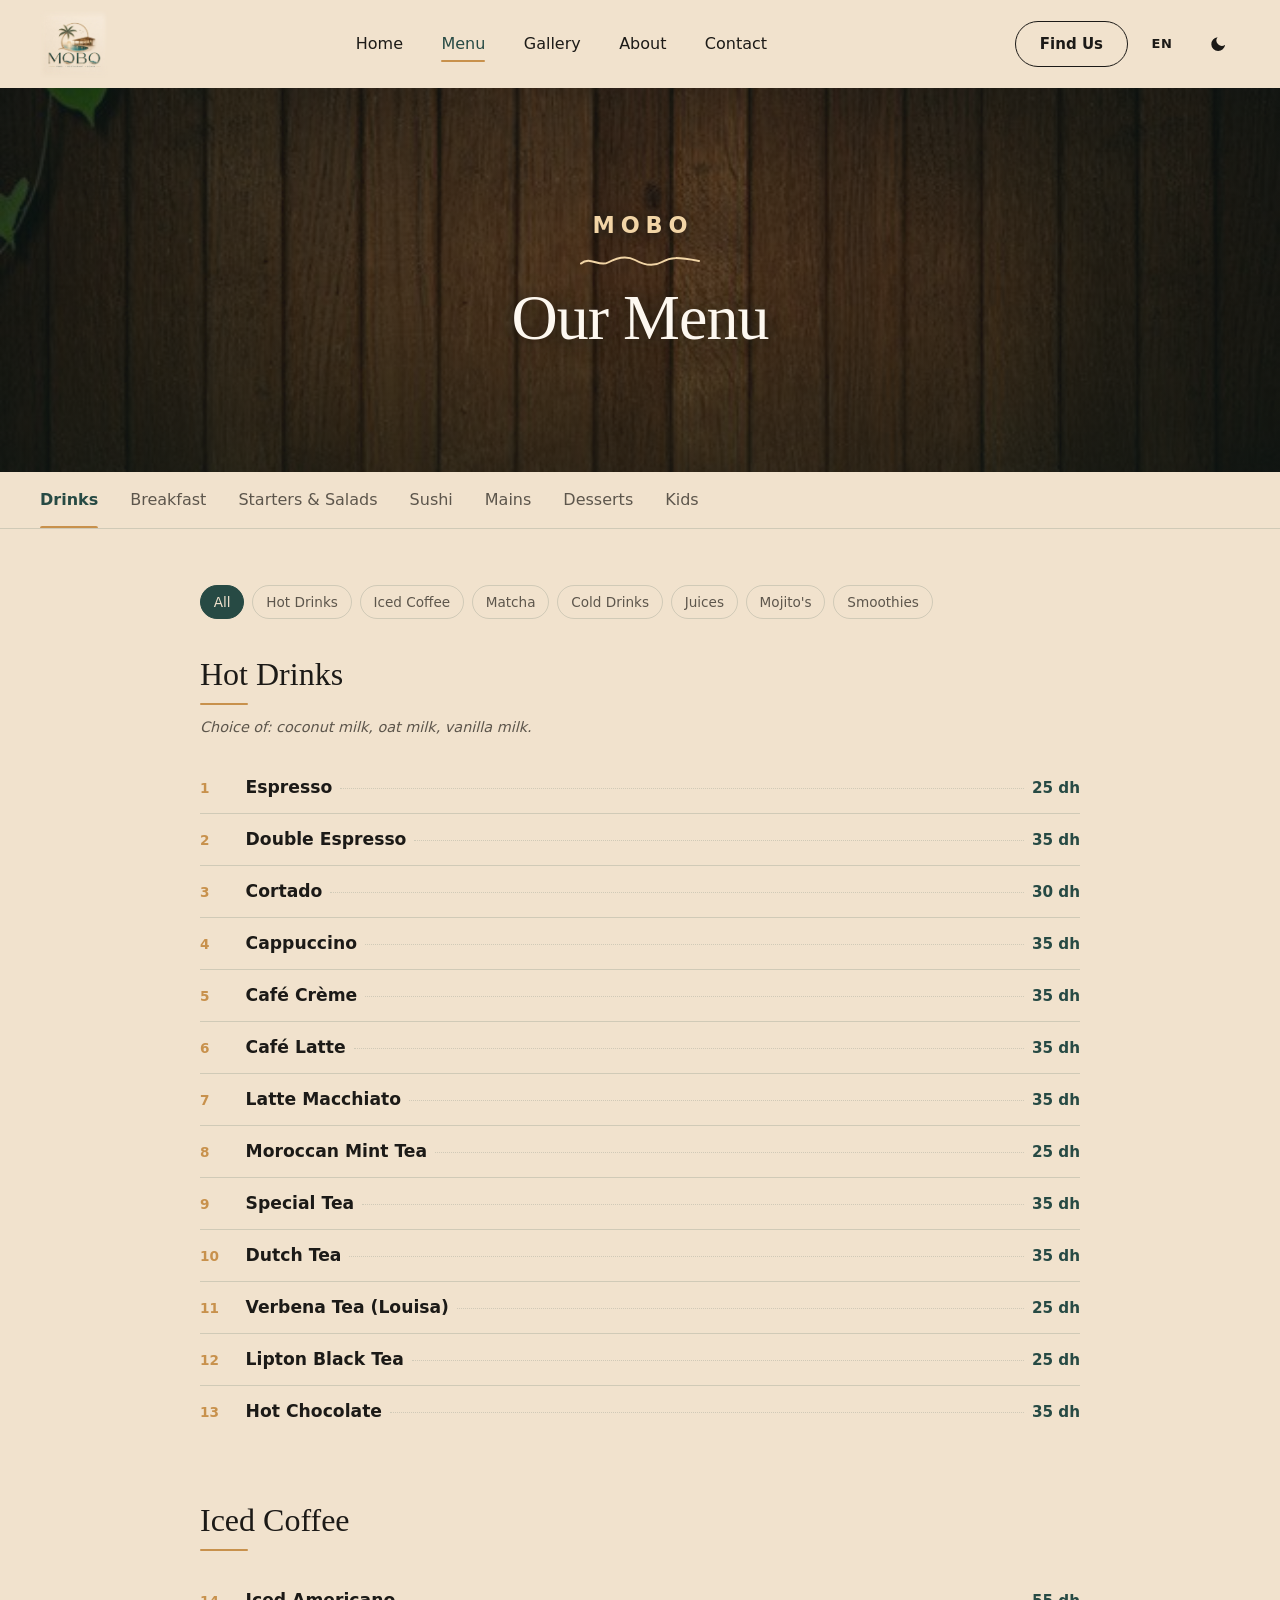
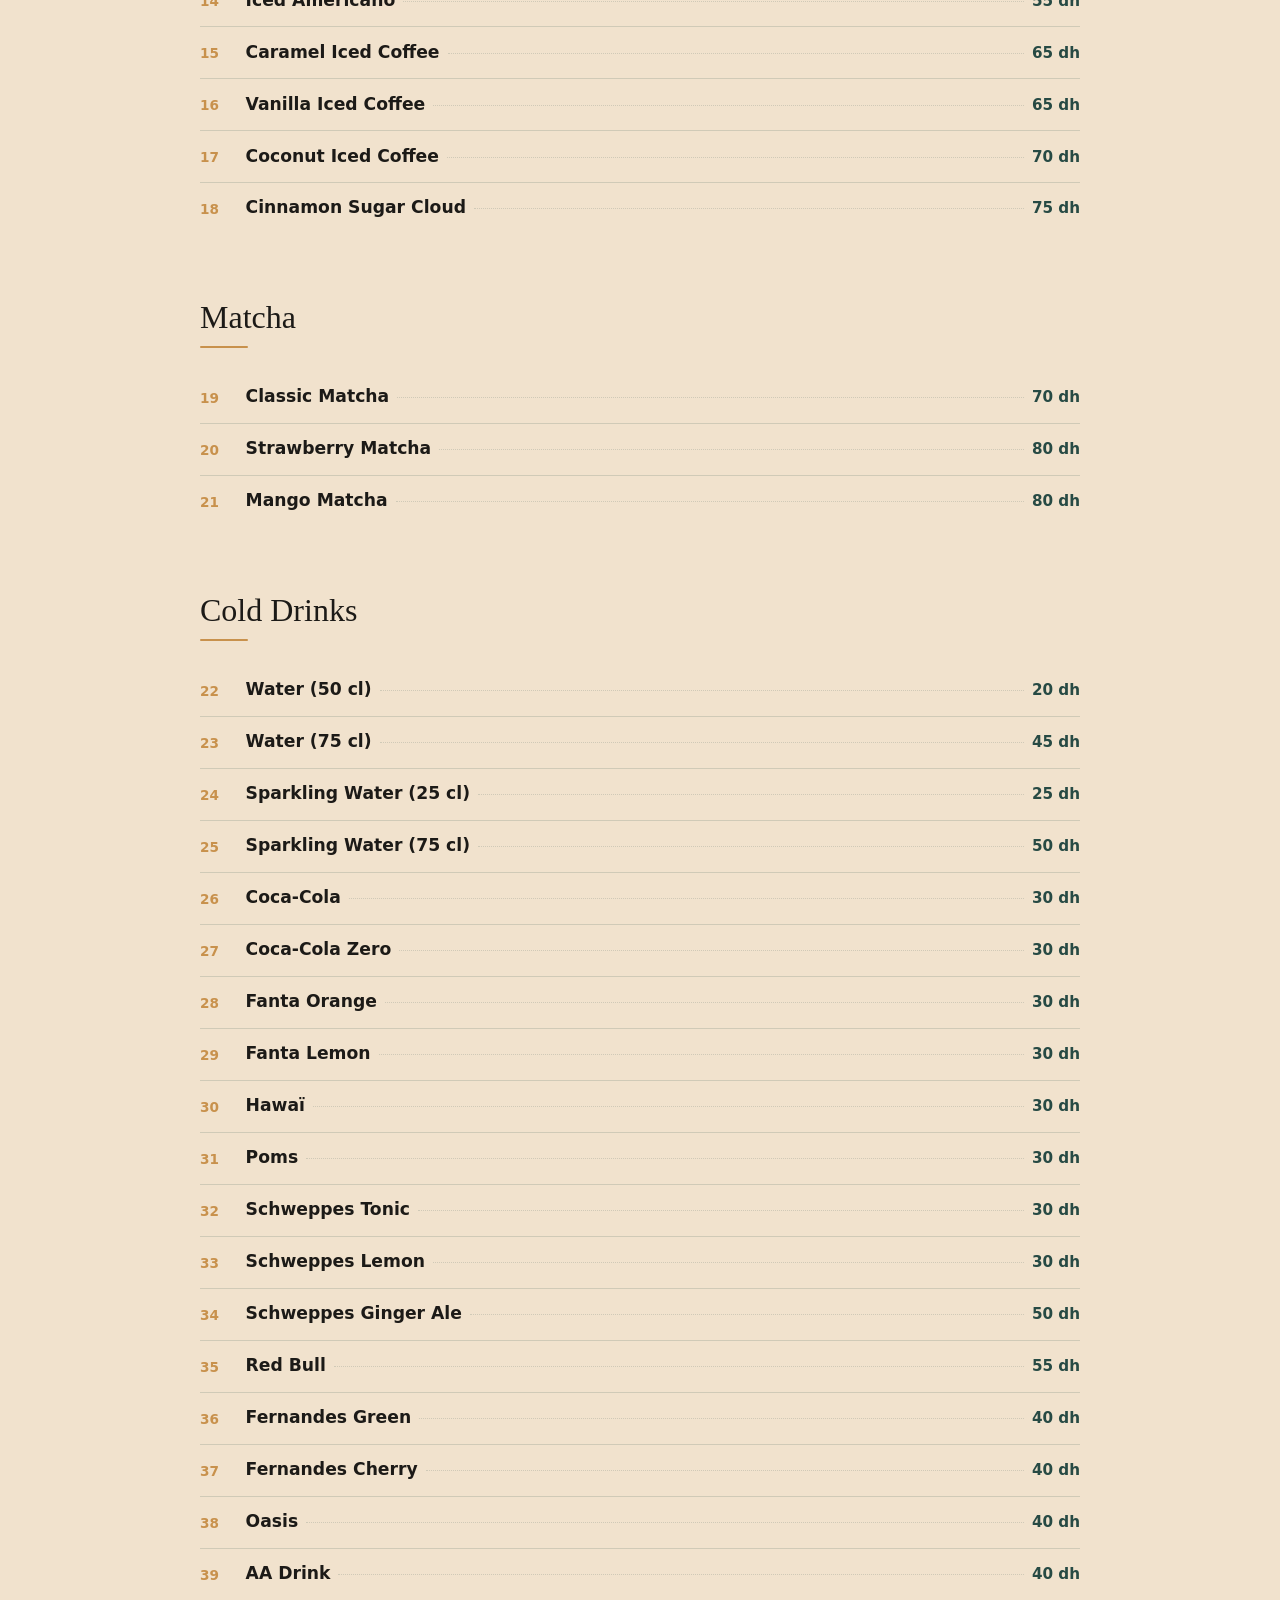
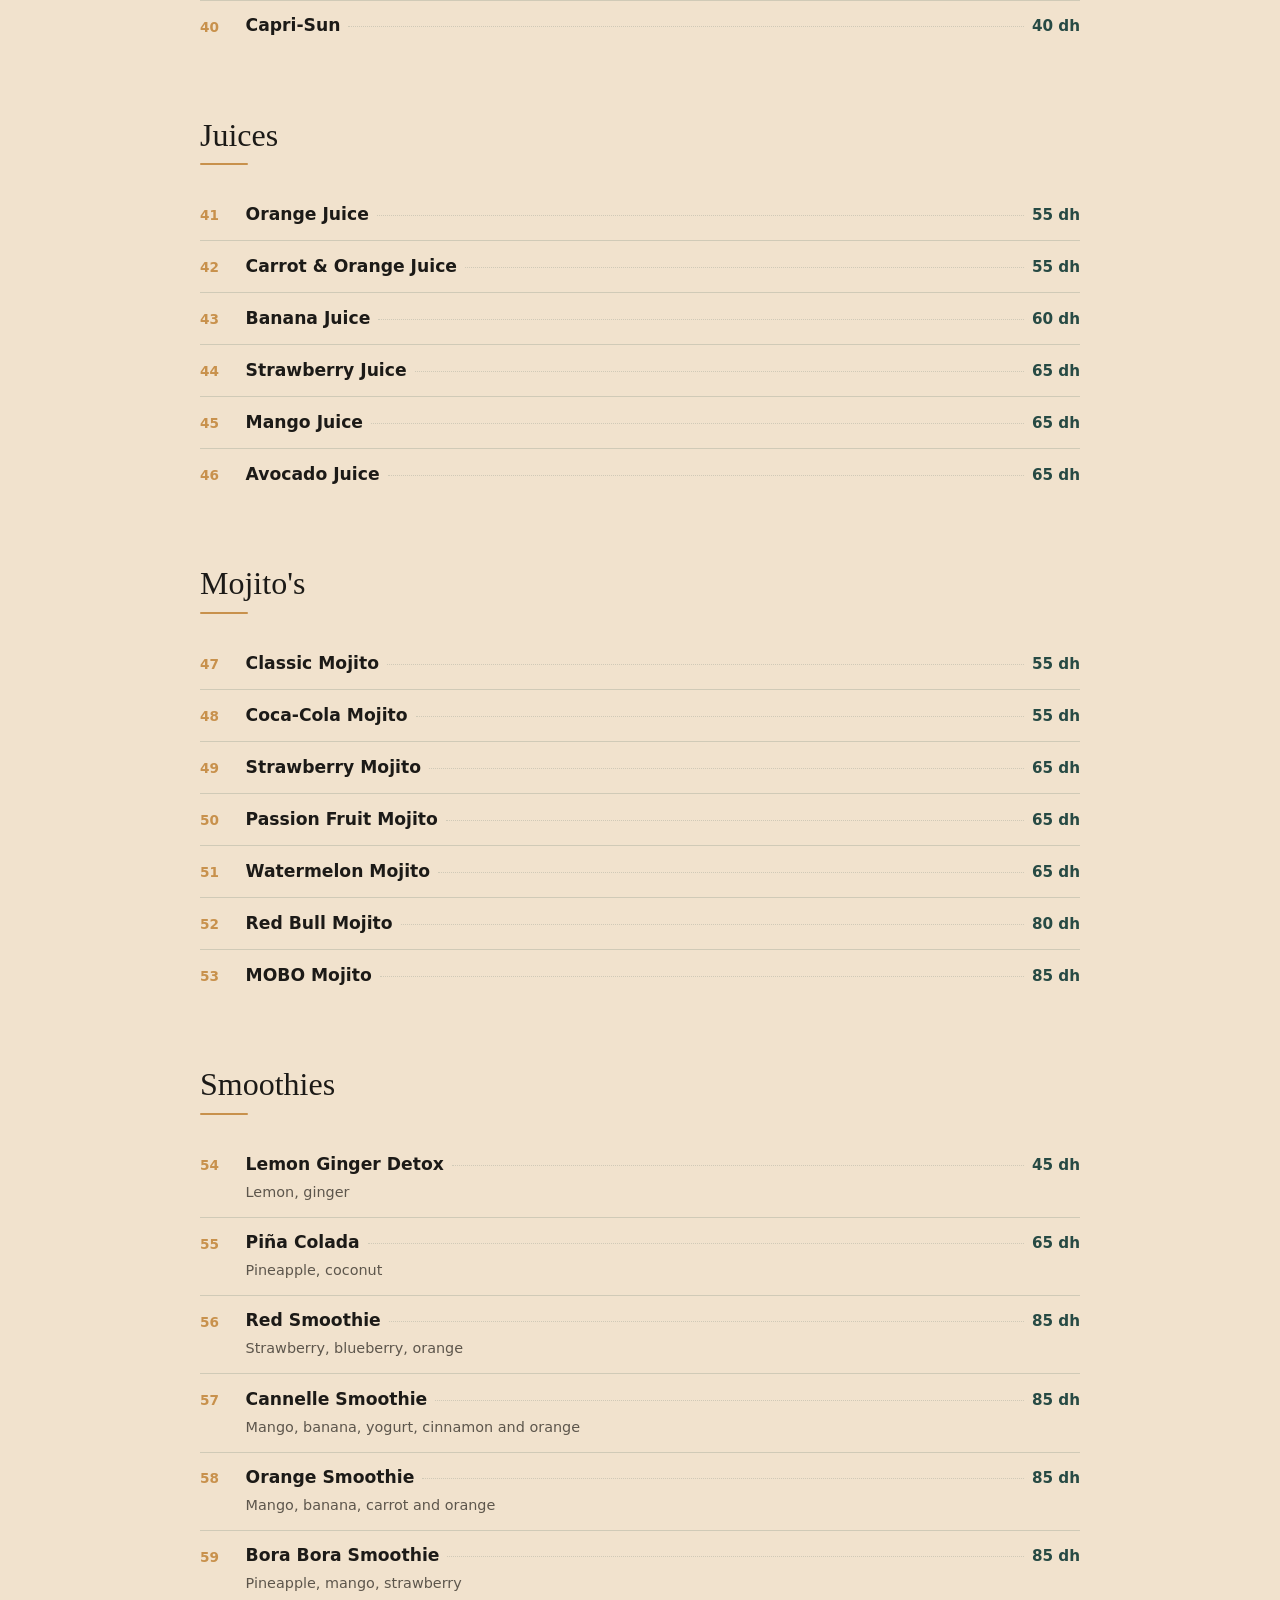
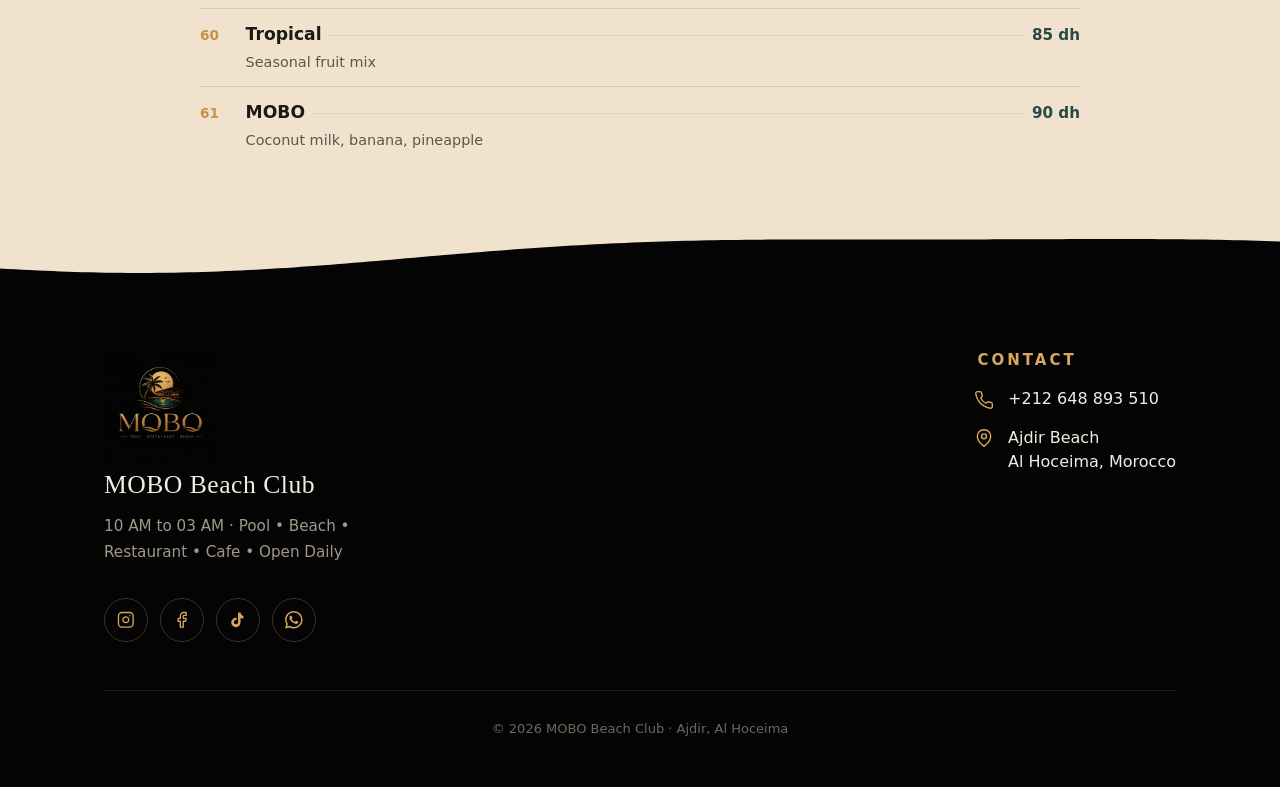
<file: menu.html>
<!doctype html>
<html lang="en" data-theme="light">

<!-- ============================================================
     TEMPLATE — do not edit menu.html directly, it is generated.
     Edit this shell or mobo_menu.json, then run: node build-menu.js
     ============================================================ -->

<head>
    <meta charset="utf-8">
    <meta name="viewport" content="width=device-width, initial-scale=1">

    <title>Menu — MOBO Beach Club | Ajdir, Al Hoceima</title>
    <meta name="description" content="The full MOBO Beach Club menu — coffee, juices, breakfast, salads, sushi, grills, pizza, pasta, burgers and desserts. Ajdir Beach, Al Hoceima, Morocco.">
    <link rel="canonical" href="https://mobo.ajdir.workers.dev/menu">

    <link rel="alternate" hreflang="en" href="https://mobo.ajdir.workers.dev/menu">
    <link rel="alternate" hreflang="fr" href="https://mobo.ajdir.workers.dev/fr/menu">
    <link rel="alternate" hreflang="nl" href="https://mobo.ajdir.workers.dev/nl/menu">
    <link rel="alternate" hreflang="x-default" href="https://mobo.ajdir.workers.dev/menu">

    <link rel="icon" href="assets/favicon.jpg" type="image/jpeg">
    <link rel="apple-touch-icon" href="assets/favicon.jpg">
    <meta name="theme-color" content="#1b342f">

    <meta property="og:type" content="restaurant">
    <meta property="og:site_name" content="MOBO Beach Club">
    <meta property="og:title" content="Menu — MOBO Beach Club">
    <meta property="og:description" content="Coffee, juices, breakfast, salads, sushi, grills, pizza, burgers and desserts. Open daily 10 AM – 03 AM.">
    <meta property="og:image" content="https://mobo.ajdir.workers.dev/assets/og-image.jpg">
    <meta property="og:image:width" content="1200">
    <meta property="og:image:height" content="630">
    <meta name="twitter:card" content="summary_large_image">

    <!-- Light by default; dark is opt-in via the toggle. Matches index.html. -->
    <script>
        (function () {
            try {
                document.documentElement.dataset.theme =
                    localStorage.getItem("mobo-theme") === "dark" ? "dark" : "light";
            } catch (e) {
                document.documentElement.dataset.theme = "light";
            }
        })();
    </script>

    <link rel="stylesheet" href="index.css">
    <link rel="stylesheet" href="menu.css">
    <script defer src="index.js"></script>
    <script defer src="menu.js"></script>
</head>

<body>
    <a class="skip-link" href="#main">Skip to main content</a>

    <header class="nav" id="nav">
        <div class="nav__inner">

            <a class="nav__logo" href="index.html" aria-label="MOBO Beach Club — home">
                <img class="nav__logo-img nav__logo-img--light" src="assets/logo/whitelogo.webp"
                     width="1254" height="1254" alt="MOBO Beach Club"
                     fetchpriority="high" decoding="async">
                <img class="nav__logo-img nav__logo-img--dark" src="assets/logo/blacklogo.webp"
                     width="1254" height="1254" alt="" aria-hidden="true" decoding="async">
            </a>

            <nav class="nav__menu" id="nav-menu" aria-label="Main">
                <ul class="nav__list">
                    <li class="nav__item"><a class="nav__link" href="/">Home</a></li>
                    <li class="nav__item"><a class="nav__link is-active" href="menu.html" aria-current="page">Menu</a></li>
                    <li class="nav__item"><a class="nav__link" href="index.html#dishes">Gallery</a></li>
                    <li class="nav__item"><a class="nav__link" href="index.html#about">About</a></li>
                    <li class="nav__item"><a class="nav__link" href="index.html#contact">Contact</a></li>
                </ul>
            </nav>

            <div class="nav__actions">
                <a class="nav__cta" href="index.html#contact">Find Us</a>

                <!-- Points at the French MENU, not the French homepage: switching
                     language should keep you on the page you were reading. -->
                <div class="nav__lang" id="nav-lang">
                    <button class="nav__lang-btn" id="lang-toggle" type="button"
                            aria-expanded="false" aria-controls="lang-list"
                            aria-label="Choose language — current: English">EN</button>
                    <ul class="nav__lang-list" id="lang-list" hidden>
                        <li><a class="nav__lang-link is-current" href="/menu.html"
                               hreflang="en" lang="en" aria-current="true">English</a></li>
                        <li><a class="nav__lang-link" href="/fr/menu.html"
                               hreflang="fr" lang="fr">Français</a></li>
                        <li><a class="nav__lang-link" href="/nl/menu.html"
                               hreflang="nl" lang="nl">Nederlands</a></li>
                    </ul>
                </div>

                <button class="nav__theme" id="theme-toggle" type="button"
                        aria-label="Switch to dark mode" aria-pressed="false"
                        data-label-dark="Switch to dark mode"
                        data-label-light="Switch to light mode">
                    <svg class="nav__icon nav__icon--moon" viewBox="0 0 24 24" aria-hidden="true">
                        <path d="M21 12.8A9 9 0 1 1 11.2 3a7 7 0 0 0 9.8 9.8Z" />
                    </svg>
                    <svg class="nav__icon nav__icon--sun" viewBox="0 0 24 24" aria-hidden="true">
                        <circle cx="12" cy="12" r="4.2" />
                        <path d="M12 2.2v2.3M12 19.5v2.3M4.5 4.5l1.6 1.6M17.9 17.9l1.6 1.6M2.2 12h2.3M19.5 12h2.3M4.5 19.5l1.6-1.6M17.9 6.1l1.6-1.6" />
                    </svg>
                </button>

                <button class="nav__burger" id="nav-burger" type="button"
                        aria-label="Open menu" aria-expanded="false" aria-controls="nav-menu"
                        data-label-open="Open menu" data-label-close="Close menu">
                    <span class="nav__burger-bars" aria-hidden="true"></span>
                </button>
            </div>

        </div>
    </header>

    <main id="main">

        <section class="m-head">
            <div class="m-head__inner">
                <span class="m-head__topper">MOBO</span>
                <svg class="m-head__wave" viewBox="0 0 120 12" aria-hidden="true">
                    <path d="M1 7.5c9-8 18 4 27-1s18-7.5 27-2.5 18 7 27 2 15-5 37-1" />
                </svg>
                <h1 class="m-head__title">Our Menu</h1>
            </div>
        </section>

        <div class="m-tabs" id="m-tabs" aria-label="Menu sections">
            <div class="m-tabs__list">
                <a class="m-tab" href="#drinks" data-group="drinks" id="tab-drinks">Drinks</a>
<a class="m-tab" href="#breakfast" data-group="breakfast" id="tab-breakfast">Breakfast</a>
<a class="m-tab" href="#starters" data-group="starters" id="tab-starters">Starters &amp; Salads</a>
<a class="m-tab" href="#sushi" data-group="sushi" id="tab-sushi">Sushi</a>
<a class="m-tab" href="#mains" data-group="mains" id="tab-mains">Mains</a>
<a class="m-tab" href="#desserts" data-group="desserts" id="tab-desserts">Desserts</a>
<a class="m-tab" href="#kids" data-group="kids" id="tab-kids">Kids</a>
            </div>
        </div>

        <div class="m-body" id="m-body">
            <section class="m-panel" id="drinks" data-group="drinks" aria-labelledby="tab-drinks">
<div class="m-sub">
<label class="m-sub__label" for="sub-drinks">Filter Drinks</label>
<select class="m-sub__select" id="sub-drinks"><option value="all">All Drinks</option>
<option value="hot-drinks">Hot Drinks</option>
<option value="iced-coffee">Iced Coffee</option>
<option value="matcha">Matcha</option>
<option value="cold-drinks">Cold Drinks</option>
<option value="juices">Juices</option>
<option value="mojito-s">Mojito's</option>
<option value="smoothies">Smoothies</option></select>
<ul class="m-sub__list"><li><a class="m-sub__chip" href="#drinks" data-sub="all">All</a></li>
<li><a class="m-sub__chip" href="#drinks/hot-drinks" data-sub="hot-drinks">Hot Drinks</a></li>
<li><a class="m-sub__chip" href="#drinks/iced-coffee" data-sub="iced-coffee">Iced Coffee</a></li>
<li><a class="m-sub__chip" href="#drinks/matcha" data-sub="matcha">Matcha</a></li>
<li><a class="m-sub__chip" href="#drinks/cold-drinks" data-sub="cold-drinks">Cold Drinks</a></li>
<li><a class="m-sub__chip" href="#drinks/juices" data-sub="juices">Juices</a></li>
<li><a class="m-sub__chip" href="#drinks/mojito-s" data-sub="mojito-s">Mojito's</a></li>
<li><a class="m-sub__chip" href="#drinks/smoothies" data-sub="smoothies">Smoothies</a></li></ul>
</div>
<div class="m-cats">
<section class="m-cat" id="hot-drinks" data-sub="hot-drinks" aria-labelledby="hot-drinks-h">
<h2 class="m-cat__title" id="hot-drinks-h">Hot Drinks</h2>
<p class="m-cat__note">Choice of: coconut milk, oat milk, vanilla milk.</p>
<ul class="m-list">
<li class="m-item"><span class="m-item__num" aria-hidden="true">1</span><div class="m-item__body"><div class="m-item__head"><h3 class="m-item__name">Espresso</h3><span class="m-item__dots" aria-hidden="true"></span><span class="m-item__price">25&nbsp;dh</span></div></div></li><li class="m-item"><span class="m-item__num" aria-hidden="true">2</span><div class="m-item__body"><div class="m-item__head"><h3 class="m-item__name">Double Espresso</h3><span class="m-item__dots" aria-hidden="true"></span><span class="m-item__price">35&nbsp;dh</span></div></div></li><li class="m-item"><span class="m-item__num" aria-hidden="true">3</span><div class="m-item__body"><div class="m-item__head"><h3 class="m-item__name">Cortado</h3><span class="m-item__dots" aria-hidden="true"></span><span class="m-item__price">30&nbsp;dh</span></div></div></li><li class="m-item"><span class="m-item__num" aria-hidden="true">4</span><div class="m-item__body"><div class="m-item__head"><h3 class="m-item__name">Cappuccino</h3><span class="m-item__dots" aria-hidden="true"></span><span class="m-item__price">35&nbsp;dh</span></div></div></li><li class="m-item"><span class="m-item__num" aria-hidden="true">5</span><div class="m-item__body"><div class="m-item__head"><h3 class="m-item__name">Café Crème</h3><span class="m-item__dots" aria-hidden="true"></span><span class="m-item__price">35&nbsp;dh</span></div></div></li><li class="m-item"><span class="m-item__num" aria-hidden="true">6</span><div class="m-item__body"><div class="m-item__head"><h3 class="m-item__name">Café Latte</h3><span class="m-item__dots" aria-hidden="true"></span><span class="m-item__price">35&nbsp;dh</span></div></div></li><li class="m-item"><span class="m-item__num" aria-hidden="true">7</span><div class="m-item__body"><div class="m-item__head"><h3 class="m-item__name">Latte Macchiato</h3><span class="m-item__dots" aria-hidden="true"></span><span class="m-item__price">35&nbsp;dh</span></div></div></li><li class="m-item"><span class="m-item__num" aria-hidden="true">8</span><div class="m-item__body"><div class="m-item__head"><h3 class="m-item__name">Moroccan Mint Tea</h3><span class="m-item__dots" aria-hidden="true"></span><span class="m-item__price">25&nbsp;dh</span></div></div></li><li class="m-item"><span class="m-item__num" aria-hidden="true">9</span><div class="m-item__body"><div class="m-item__head"><h3 class="m-item__name">Special Tea</h3><span class="m-item__dots" aria-hidden="true"></span><span class="m-item__price">35&nbsp;dh</span></div></div></li><li class="m-item"><span class="m-item__num" aria-hidden="true">10</span><div class="m-item__body"><div class="m-item__head"><h3 class="m-item__name">Dutch Tea</h3><span class="m-item__dots" aria-hidden="true"></span><span class="m-item__price">35&nbsp;dh</span></div></div></li><li class="m-item"><span class="m-item__num" aria-hidden="true">11</span><div class="m-item__body"><div class="m-item__head"><h3 class="m-item__name">Verbena Tea (Louisa)</h3><span class="m-item__dots" aria-hidden="true"></span><span class="m-item__price">25&nbsp;dh</span></div></div></li><li class="m-item"><span class="m-item__num" aria-hidden="true">12</span><div class="m-item__body"><div class="m-item__head"><h3 class="m-item__name">Lipton Black Tea</h3><span class="m-item__dots" aria-hidden="true"></span><span class="m-item__price">25&nbsp;dh</span></div></div></li><li class="m-item"><span class="m-item__num" aria-hidden="true">13</span><div class="m-item__body"><div class="m-item__head"><h3 class="m-item__name">Hot Chocolate</h3><span class="m-item__dots" aria-hidden="true"></span><span class="m-item__price">35&nbsp;dh</span></div></div></li>
</ul>
</section>

<section class="m-cat" id="iced-coffee" data-sub="iced-coffee" aria-labelledby="iced-coffee-h">
<h2 class="m-cat__title" id="iced-coffee-h">Iced Coffee</h2>

<ul class="m-list">
<li class="m-item"><span class="m-item__num" aria-hidden="true">14</span><div class="m-item__body"><div class="m-item__head"><h3 class="m-item__name">Iced Americano</h3><span class="m-item__dots" aria-hidden="true"></span><span class="m-item__price">55&nbsp;dh</span></div></div></li><li class="m-item"><span class="m-item__num" aria-hidden="true">15</span><div class="m-item__body"><div class="m-item__head"><h3 class="m-item__name">Caramel Iced Coffee</h3><span class="m-item__dots" aria-hidden="true"></span><span class="m-item__price">65&nbsp;dh</span></div></div></li><li class="m-item"><span class="m-item__num" aria-hidden="true">16</span><div class="m-item__body"><div class="m-item__head"><h3 class="m-item__name">Vanilla Iced Coffee</h3><span class="m-item__dots" aria-hidden="true"></span><span class="m-item__price">65&nbsp;dh</span></div></div></li><li class="m-item"><span class="m-item__num" aria-hidden="true">17</span><div class="m-item__body"><div class="m-item__head"><h3 class="m-item__name">Coconut Iced Coffee</h3><span class="m-item__dots" aria-hidden="true"></span><span class="m-item__price">70&nbsp;dh</span></div></div></li><li class="m-item"><span class="m-item__num" aria-hidden="true">18</span><div class="m-item__body"><div class="m-item__head"><h3 class="m-item__name">Cinnamon Sugar Cloud</h3><span class="m-item__dots" aria-hidden="true"></span><span class="m-item__price">75&nbsp;dh</span></div></div></li>
</ul>
</section>

<section class="m-cat" id="matcha" data-sub="matcha" aria-labelledby="matcha-h">
<h2 class="m-cat__title" id="matcha-h">Matcha</h2>

<ul class="m-list">
<li class="m-item"><span class="m-item__num" aria-hidden="true">19</span><div class="m-item__body"><div class="m-item__head"><h3 class="m-item__name">Classic Matcha</h3><span class="m-item__dots" aria-hidden="true"></span><span class="m-item__price">70&nbsp;dh</span></div></div></li><li class="m-item"><span class="m-item__num" aria-hidden="true">20</span><div class="m-item__body"><div class="m-item__head"><h3 class="m-item__name">Strawberry Matcha</h3><span class="m-item__dots" aria-hidden="true"></span><span class="m-item__price">80&nbsp;dh</span></div></div></li><li class="m-item"><span class="m-item__num" aria-hidden="true">21</span><div class="m-item__body"><div class="m-item__head"><h3 class="m-item__name">Mango Matcha</h3><span class="m-item__dots" aria-hidden="true"></span><span class="m-item__price">80&nbsp;dh</span></div></div></li>
</ul>
</section>

<section class="m-cat" id="cold-drinks" data-sub="cold-drinks" aria-labelledby="cold-drinks-h">
<h2 class="m-cat__title" id="cold-drinks-h">Cold Drinks</h2>

<ul class="m-list">
<li class="m-item"><span class="m-item__num" aria-hidden="true">22</span><div class="m-item__body"><div class="m-item__head"><h3 class="m-item__name">Water (50 cl)</h3><span class="m-item__dots" aria-hidden="true"></span><span class="m-item__price">20&nbsp;dh</span></div></div></li><li class="m-item"><span class="m-item__num" aria-hidden="true">23</span><div class="m-item__body"><div class="m-item__head"><h3 class="m-item__name">Water (75 cl)</h3><span class="m-item__dots" aria-hidden="true"></span><span class="m-item__price">45&nbsp;dh</span></div></div></li><li class="m-item"><span class="m-item__num" aria-hidden="true">24</span><div class="m-item__body"><div class="m-item__head"><h3 class="m-item__name">Sparkling Water (25 cl)</h3><span class="m-item__dots" aria-hidden="true"></span><span class="m-item__price">25&nbsp;dh</span></div></div></li><li class="m-item"><span class="m-item__num" aria-hidden="true">25</span><div class="m-item__body"><div class="m-item__head"><h3 class="m-item__name">Sparkling Water (75 cl)</h3><span class="m-item__dots" aria-hidden="true"></span><span class="m-item__price">50&nbsp;dh</span></div></div></li><li class="m-item"><span class="m-item__num" aria-hidden="true">26</span><div class="m-item__body"><div class="m-item__head"><h3 class="m-item__name">Coca-Cola</h3><span class="m-item__dots" aria-hidden="true"></span><span class="m-item__price">30&nbsp;dh</span></div></div></li><li class="m-item"><span class="m-item__num" aria-hidden="true">27</span><div class="m-item__body"><div class="m-item__head"><h3 class="m-item__name">Coca-Cola Zero</h3><span class="m-item__dots" aria-hidden="true"></span><span class="m-item__price">30&nbsp;dh</span></div></div></li><li class="m-item"><span class="m-item__num" aria-hidden="true">28</span><div class="m-item__body"><div class="m-item__head"><h3 class="m-item__name">Fanta Orange</h3><span class="m-item__dots" aria-hidden="true"></span><span class="m-item__price">30&nbsp;dh</span></div></div></li><li class="m-item"><span class="m-item__num" aria-hidden="true">29</span><div class="m-item__body"><div class="m-item__head"><h3 class="m-item__name">Fanta Lemon</h3><span class="m-item__dots" aria-hidden="true"></span><span class="m-item__price">30&nbsp;dh</span></div></div></li><li class="m-item"><span class="m-item__num" aria-hidden="true">30</span><div class="m-item__body"><div class="m-item__head"><h3 class="m-item__name">Hawaï</h3><span class="m-item__dots" aria-hidden="true"></span><span class="m-item__price">30&nbsp;dh</span></div></div></li><li class="m-item"><span class="m-item__num" aria-hidden="true">31</span><div class="m-item__body"><div class="m-item__head"><h3 class="m-item__name">Poms</h3><span class="m-item__dots" aria-hidden="true"></span><span class="m-item__price">30&nbsp;dh</span></div></div></li><li class="m-item"><span class="m-item__num" aria-hidden="true">32</span><div class="m-item__body"><div class="m-item__head"><h3 class="m-item__name">Schweppes Tonic</h3><span class="m-item__dots" aria-hidden="true"></span><span class="m-item__price">30&nbsp;dh</span></div></div></li><li class="m-item"><span class="m-item__num" aria-hidden="true">33</span><div class="m-item__body"><div class="m-item__head"><h3 class="m-item__name">Schweppes Lemon</h3><span class="m-item__dots" aria-hidden="true"></span><span class="m-item__price">30&nbsp;dh</span></div></div></li><li class="m-item"><span class="m-item__num" aria-hidden="true">34</span><div class="m-item__body"><div class="m-item__head"><h3 class="m-item__name">Schweppes Ginger Ale</h3><span class="m-item__dots" aria-hidden="true"></span><span class="m-item__price">50&nbsp;dh</span></div></div></li><li class="m-item"><span class="m-item__num" aria-hidden="true">35</span><div class="m-item__body"><div class="m-item__head"><h3 class="m-item__name">Red Bull</h3><span class="m-item__dots" aria-hidden="true"></span><span class="m-item__price">55&nbsp;dh</span></div></div></li><li class="m-item"><span class="m-item__num" aria-hidden="true">36</span><div class="m-item__body"><div class="m-item__head"><h3 class="m-item__name">Fernandes Green</h3><span class="m-item__dots" aria-hidden="true"></span><span class="m-item__price">40&nbsp;dh</span></div></div></li><li class="m-item"><span class="m-item__num" aria-hidden="true">37</span><div class="m-item__body"><div class="m-item__head"><h3 class="m-item__name">Fernandes Cherry</h3><span class="m-item__dots" aria-hidden="true"></span><span class="m-item__price">40&nbsp;dh</span></div></div></li><li class="m-item"><span class="m-item__num" aria-hidden="true">38</span><div class="m-item__body"><div class="m-item__head"><h3 class="m-item__name">Oasis</h3><span class="m-item__dots" aria-hidden="true"></span><span class="m-item__price">40&nbsp;dh</span></div></div></li><li class="m-item"><span class="m-item__num" aria-hidden="true">39</span><div class="m-item__body"><div class="m-item__head"><h3 class="m-item__name">AA Drink</h3><span class="m-item__dots" aria-hidden="true"></span><span class="m-item__price">40&nbsp;dh</span></div></div></li><li class="m-item"><span class="m-item__num" aria-hidden="true">40</span><div class="m-item__body"><div class="m-item__head"><h3 class="m-item__name">Capri-Sun</h3><span class="m-item__dots" aria-hidden="true"></span><span class="m-item__price">40&nbsp;dh</span></div></div></li>
</ul>
</section>

<section class="m-cat" id="juices" data-sub="juices" aria-labelledby="juices-h">
<h2 class="m-cat__title" id="juices-h">Juices</h2>

<ul class="m-list">
<li class="m-item"><span class="m-item__num" aria-hidden="true">41</span><div class="m-item__body"><div class="m-item__head"><h3 class="m-item__name">Orange Juice</h3><span class="m-item__dots" aria-hidden="true"></span><span class="m-item__price">55&nbsp;dh</span></div></div></li><li class="m-item"><span class="m-item__num" aria-hidden="true">42</span><div class="m-item__body"><div class="m-item__head"><h3 class="m-item__name">Carrot &amp; Orange Juice</h3><span class="m-item__dots" aria-hidden="true"></span><span class="m-item__price">55&nbsp;dh</span></div></div></li><li class="m-item"><span class="m-item__num" aria-hidden="true">43</span><div class="m-item__body"><div class="m-item__head"><h3 class="m-item__name">Banana Juice</h3><span class="m-item__dots" aria-hidden="true"></span><span class="m-item__price">60&nbsp;dh</span></div></div></li><li class="m-item"><span class="m-item__num" aria-hidden="true">44</span><div class="m-item__body"><div class="m-item__head"><h3 class="m-item__name">Strawberry Juice</h3><span class="m-item__dots" aria-hidden="true"></span><span class="m-item__price">65&nbsp;dh</span></div></div></li><li class="m-item"><span class="m-item__num" aria-hidden="true">45</span><div class="m-item__body"><div class="m-item__head"><h3 class="m-item__name">Mango Juice</h3><span class="m-item__dots" aria-hidden="true"></span><span class="m-item__price">65&nbsp;dh</span></div></div></li><li class="m-item"><span class="m-item__num" aria-hidden="true">46</span><div class="m-item__body"><div class="m-item__head"><h3 class="m-item__name">Avocado Juice</h3><span class="m-item__dots" aria-hidden="true"></span><span class="m-item__price">65&nbsp;dh</span></div></div></li>
</ul>
</section>

<section class="m-cat" id="mojito-s" data-sub="mojito-s" aria-labelledby="mojito-s-h">
<h2 class="m-cat__title" id="mojito-s-h">Mojito's</h2>

<ul class="m-list">
<li class="m-item"><span class="m-item__num" aria-hidden="true">47</span><div class="m-item__body"><div class="m-item__head"><h3 class="m-item__name">Classic Mojito</h3><span class="m-item__dots" aria-hidden="true"></span><span class="m-item__price">55&nbsp;dh</span></div></div></li><li class="m-item"><span class="m-item__num" aria-hidden="true">48</span><div class="m-item__body"><div class="m-item__head"><h3 class="m-item__name">Coca-Cola Mojito</h3><span class="m-item__dots" aria-hidden="true"></span><span class="m-item__price">55&nbsp;dh</span></div></div></li><li class="m-item"><span class="m-item__num" aria-hidden="true">49</span><div class="m-item__body"><div class="m-item__head"><h3 class="m-item__name">Strawberry Mojito</h3><span class="m-item__dots" aria-hidden="true"></span><span class="m-item__price">65&nbsp;dh</span></div></div></li><li class="m-item"><span class="m-item__num" aria-hidden="true">50</span><div class="m-item__body"><div class="m-item__head"><h3 class="m-item__name">Passion Fruit Mojito</h3><span class="m-item__dots" aria-hidden="true"></span><span class="m-item__price">65&nbsp;dh</span></div></div></li><li class="m-item"><span class="m-item__num" aria-hidden="true">51</span><div class="m-item__body"><div class="m-item__head"><h3 class="m-item__name">Watermelon Mojito</h3><span class="m-item__dots" aria-hidden="true"></span><span class="m-item__price">65&nbsp;dh</span></div></div></li><li class="m-item"><span class="m-item__num" aria-hidden="true">52</span><div class="m-item__body"><div class="m-item__head"><h3 class="m-item__name">Red Bull Mojito</h3><span class="m-item__dots" aria-hidden="true"></span><span class="m-item__price">80&nbsp;dh</span></div></div></li><li class="m-item"><span class="m-item__num" aria-hidden="true">53</span><div class="m-item__body"><div class="m-item__head"><h3 class="m-item__name">MOBO Mojito</h3><span class="m-item__dots" aria-hidden="true"></span><span class="m-item__price">85&nbsp;dh</span></div></div></li>
</ul>
</section>

<section class="m-cat" id="smoothies" data-sub="smoothies" aria-labelledby="smoothies-h">
<h2 class="m-cat__title" id="smoothies-h">Smoothies</h2>

<ul class="m-list">
<li class="m-item"><span class="m-item__num" aria-hidden="true">54</span><div class="m-item__body"><div class="m-item__head"><h3 class="m-item__name">Lemon Ginger Detox</h3><span class="m-item__dots" aria-hidden="true"></span><span class="m-item__price">45&nbsp;dh</span></div><p class="m-item__desc">Lemon, ginger</p></div></li><li class="m-item"><span class="m-item__num" aria-hidden="true">55</span><div class="m-item__body"><div class="m-item__head"><h3 class="m-item__name">Piña Colada</h3><span class="m-item__dots" aria-hidden="true"></span><span class="m-item__price">65&nbsp;dh</span></div><p class="m-item__desc">Pineapple, coconut</p></div></li><li class="m-item"><span class="m-item__num" aria-hidden="true">56</span><div class="m-item__body"><div class="m-item__head"><h3 class="m-item__name">Red Smoothie</h3><span class="m-item__dots" aria-hidden="true"></span><span class="m-item__price">85&nbsp;dh</span></div><p class="m-item__desc">Strawberry, blueberry, orange</p></div></li><li class="m-item"><span class="m-item__num" aria-hidden="true">57</span><div class="m-item__body"><div class="m-item__head"><h3 class="m-item__name">Cannelle Smoothie</h3><span class="m-item__dots" aria-hidden="true"></span><span class="m-item__price">85&nbsp;dh</span></div><p class="m-item__desc">Mango, banana, yogurt, cinnamon and orange</p></div></li><li class="m-item"><span class="m-item__num" aria-hidden="true">58</span><div class="m-item__body"><div class="m-item__head"><h3 class="m-item__name">Orange Smoothie</h3><span class="m-item__dots" aria-hidden="true"></span><span class="m-item__price">85&nbsp;dh</span></div><p class="m-item__desc">Mango, banana, carrot and orange</p></div></li><li class="m-item"><span class="m-item__num" aria-hidden="true">59</span><div class="m-item__body"><div class="m-item__head"><h3 class="m-item__name">Bora Bora Smoothie</h3><span class="m-item__dots" aria-hidden="true"></span><span class="m-item__price">85&nbsp;dh</span></div><p class="m-item__desc">Pineapple, mango, strawberry</p></div></li><li class="m-item"><span class="m-item__num" aria-hidden="true">60</span><div class="m-item__body"><div class="m-item__head"><h3 class="m-item__name">Tropical</h3><span class="m-item__dots" aria-hidden="true"></span><span class="m-item__price">85&nbsp;dh</span></div><p class="m-item__desc">Seasonal fruit mix</p></div></li><li class="m-item"><span class="m-item__num" aria-hidden="true">61</span><div class="m-item__body"><div class="m-item__head"><h3 class="m-item__name">MOBO</h3><span class="m-item__dots" aria-hidden="true"></span><span class="m-item__price">90&nbsp;dh</span></div><p class="m-item__desc">Coconut milk, banana, pineapple</p></div></li>
</ul>
</section>
</div>
</section>

<section class="m-panel" id="breakfast" data-group="breakfast" aria-labelledby="tab-breakfast">
<div class="m-sub">
<label class="m-sub__label" for="sub-breakfast">Filter Breakfast</label>
<select class="m-sub__select" id="sub-breakfast"><option value="all">All Breakfast</option>
<option value="breakfast">Breakfast</option>
<option value="bagel-toast">Bagel / Toast</option>
<option value="french-toast">French Toast</option>
<option value="our-menu-selection">Our Menu Selection</option></select>
<ul class="m-sub__list"><li><a class="m-sub__chip" href="#breakfast" data-sub="all">All</a></li>
<li><a class="m-sub__chip" href="#breakfast/breakfast" data-sub="breakfast">Breakfast</a></li>
<li><a class="m-sub__chip" href="#breakfast/bagel-toast" data-sub="bagel-toast">Bagel / Toast</a></li>
<li><a class="m-sub__chip" href="#breakfast/french-toast" data-sub="french-toast">French Toast</a></li>
<li><a class="m-sub__chip" href="#breakfast/our-menu-selection" data-sub="our-menu-selection">Our Menu Selection</a></li></ul>
</div>
<div class="m-cats">
<section class="m-cat" id="breakfast" data-sub="breakfast" aria-labelledby="breakfast-h">
<h2 class="m-cat__title" id="breakfast-h">Breakfast</h2>

<ul class="m-list">
<li class="m-item"><span class="m-item__num" aria-hidden="true">1</span><div class="m-item__body"><div class="m-item__head"><h3 class="m-item__name">Traditional</h3><span class="m-item__dots" aria-hidden="true"></span><span class="m-item__price">90&nbsp;dh</span></div><p class="m-item__desc">Msemmen, harcha, eggs of your choice (boiled, fried or cheese omelette), olive oil, jam and butter. Includes a hot drink, a fresh juice of your choice, and mineral water.</p></div></li><li class="m-item"><span class="m-item__num" aria-hidden="true">2</span><div class="m-item__body"><div class="m-item__head"><h3 class="m-item__name">MOBO</h3><span class="m-item__dots" aria-hidden="true"></span><span class="m-item__price">130&nbsp;dh</span></div><p class="m-item__desc">Toast with scrambled eggs, avocado and smoked salmon, served with fresh fruit yogurt and granola. Includes a hot drink, a fresh juice of your choice, and mineral water.</p></div></li><li class="m-item"><span class="m-item__num" aria-hidden="true">3</span><div class="m-item__body"><div class="m-item__head"><h3 class="m-item__name">Kids</h3><span class="m-item__dots" aria-hidden="true"></span><span class="m-item__price">70&nbsp;dh</span></div><p class="m-item__desc">2 eggs of your choice (boiled or fried), cornflakes, hot chocolate and a pain au chocolat. Mini-crêpe, orange juice and mineral water.</p></div></li>
</ul>
</section>

<section class="m-cat" id="bagel-toast" data-sub="bagel-toast" aria-labelledby="bagel-toast-h">
<h2 class="m-cat__title" id="bagel-toast-h">Bagel / Toast</h2>

<ul class="m-list">
<li class="m-item"><span class="m-item__num" aria-hidden="true">4</span><div class="m-item__body"><div class="m-item__head"><h3 class="m-item__name">Bagel / Toast Cheese</h3><span class="m-item__dots" aria-hidden="true"></span><span class="m-item__price">80&nbsp;dh</span></div><p class="m-item__desc">Scrambled eggs and cheddar</p></div></li><li class="m-item"><span class="m-item__num" aria-hidden="true">5</span><div class="m-item__body"><div class="m-item__head"><h3 class="m-item__name">Bagel / Toast Avocado</h3><span class="m-item__dots" aria-hidden="true"></span><span class="m-item__price">85&nbsp;dh</span></div><p class="m-item__desc">Cheese, avocado, scrambled eggs and walnuts</p></div></li><li class="m-item"><span class="m-item__num" aria-hidden="true">6</span><div class="m-item__body"><div class="m-item__head"><h3 class="m-item__name">Bagel / Toast Chicken</h3><span class="m-item__dots" aria-hidden="true"></span><span class="m-item__price">90&nbsp;dh</span></div><p class="m-item__desc">Cheddar cheese, chicken fillet, tomato and avocado</p></div></li><li class="m-item"><span class="m-item__num" aria-hidden="true">7</span><div class="m-item__body"><div class="m-item__head"><h3 class="m-item__name">Bagel / Toast Tuna</h3><span class="m-item__dots" aria-hidden="true"></span><span class="m-item__price">90&nbsp;dh</span></div><p class="m-item__desc">Tuna, boiled egg, mayonnaise, corn and pickles</p></div></li><li class="m-item"><span class="m-item__num" aria-hidden="true">8</span><div class="m-item__body"><div class="m-item__head"><h3 class="m-item__name">Bagel / Toast Salmon</h3><span class="m-item__dots" aria-hidden="true"></span><span class="m-item__price">95&nbsp;dh</span></div><p class="m-item__desc">Cream cheese, scrambled eggs, avocado and smoked salmon</p></div></li>
</ul>
</section>

<section class="m-cat" id="french-toast" data-sub="french-toast" aria-labelledby="french-toast-h">
<h2 class="m-cat__title" id="french-toast-h">French Toast</h2>
<p class="m-cat__note">Extras: Jben 10 dh, olive oil 10 dh, cheese 10 dh, butter 10 dh, jam 10 dh, La Vache qui Rit (cheese) 5 dh</p>
<ul class="m-list">
<li class="m-item"><span class="m-item__num" aria-hidden="true">9</span><div class="m-item__body"><div class="m-item__head"><h3 class="m-item__name">Honey French Toast</h3><span class="m-item__dots" aria-hidden="true"></span><span class="m-item__price">75&nbsp;dh</span></div><p class="m-item__desc">Butter, honey, cinnamon and whipped cream</p></div></li><li class="m-item"><span class="m-item__num" aria-hidden="true">10</span><div class="m-item__body"><div class="m-item__head"><h3 class="m-item__name">Lotus French Toast</h3><span class="m-item__dots" aria-hidden="true"></span><span class="m-item__price">80&nbsp;dh</span></div><p class="m-item__desc">Lotus, banana, honey and whipped cream</p></div></li><li class="m-item"><span class="m-item__num" aria-hidden="true">11</span><div class="m-item__body"><div class="m-item__head"><h3 class="m-item__name">Nutella French Toast</h3><span class="m-item__dots" aria-hidden="true"></span><span class="m-item__price">80&nbsp;dh</span></div><p class="m-item__desc">Nutella, nuts and whipped cream</p></div></li><li class="m-item"><span class="m-item__num" aria-hidden="true">12</span><div class="m-item__body"><div class="m-item__head"><h3 class="m-item__name">Mango French Toast</h3><span class="m-item__dots" aria-hidden="true"></span><span class="m-item__price">85&nbsp;dh</span></div><p class="m-item__desc">Mango, caramel and whipped cream</p></div></li><li class="m-item"><span class="m-item__num" aria-hidden="true">13</span><div class="m-item__body"><div class="m-item__head"><h3 class="m-item__name">Fruits French Toast</h3><span class="m-item__dots" aria-hidden="true"></span><span class="m-item__price">85&nbsp;dh</span></div><p class="m-item__desc">Seasonal fruit mix, honey and whipped cream</p></div></li>
</ul>
</section>

<section class="m-cat" id="our-menu-selection" data-sub="our-menu-selection" aria-labelledby="our-menu-selection-h">
<h2 class="m-cat__title" id="our-menu-selection-h">Our Menu Selection</h2>

<ul class="m-list">
<li class="m-item"><span class="m-item__num" aria-hidden="true">14</span><div class="m-item__body"><div class="m-item__head"><h3 class="m-item__name">Fried Eggs</h3><span class="m-item__dots" aria-hidden="true"></span><span class="m-item__price">45&nbsp;dh</span></div></div></li><li class="m-item"><span class="m-item__num" aria-hidden="true">15</span><div class="m-item__body"><div class="m-item__head"><h3 class="m-item__name">Plain Omelette</h3><span class="m-item__dots" aria-hidden="true"></span><span class="m-item__price">45&nbsp;dh</span></div></div></li><li class="m-item"><span class="m-item__num" aria-hidden="true">16</span><div class="m-item__body"><div class="m-item__head"><h3 class="m-item__name">Cheese Omelette</h3><span class="m-item__dots" aria-hidden="true"></span><span class="m-item__price">50&nbsp;dh</span></div></div></li><li class="m-item"><span class="m-item__num" aria-hidden="true">17</span><div class="m-item__body"><div class="m-item__head"><h3 class="m-item__name">Vegetable Omelette</h3><span class="m-item__dots" aria-hidden="true"></span><span class="m-item__price">50&nbsp;dh</span></div><p class="m-item__desc">Bell pepper, onion and mushrooms</p></div></li><li class="m-item"><span class="m-item__num" aria-hidden="true">18</span><div class="m-item__body"><div class="m-item__head"><h3 class="m-item__name">Fruit Yogurt</h3><span class="m-item__dots" aria-hidden="true"></span><span class="m-item__price">75&nbsp;dh</span></div></div></li><li class="m-item"><span class="m-item__num" aria-hidden="true">19</span><div class="m-item__body"><div class="m-item__head"><h3 class="m-item__name">Fruitboard (For 2)</h3><span class="m-item__dots" aria-hidden="true"></span><span class="m-item__price">80&nbsp;dh</span></div></div></li>
</ul>
</section>
</div>
</section>

<section class="m-panel" id="starters" data-group="starters" aria-labelledby="tab-starters">
<div class="m-sub">
<label class="m-sub__label" for="sub-starters">Filter Starters &amp; Salads</label>
<select class="m-sub__select" id="sub-starters"><option value="all">All Starters &amp; Salads</option>
<option value="salads">Salads</option>
<option value="sides">Sides</option>
<option value="soup">Soup</option>
<option value="poke-bowl">Poké Bowl</option></select>
<ul class="m-sub__list"><li><a class="m-sub__chip" href="#starters" data-sub="all">All</a></li>
<li><a class="m-sub__chip" href="#starters/salads" data-sub="salads">Salads</a></li>
<li><a class="m-sub__chip" href="#starters/sides" data-sub="sides">Sides</a></li>
<li><a class="m-sub__chip" href="#starters/soup" data-sub="soup">Soup</a></li>
<li><a class="m-sub__chip" href="#starters/poke-bowl" data-sub="poke-bowl">Poké Bowl</a></li></ul>
</div>
<div class="m-cats">
<section class="m-cat" id="salads" data-sub="salads" aria-labelledby="salads-h">
<h2 class="m-cat__title" id="salads-h">Salads</h2>

<ul class="m-list">
<li class="m-item"><span class="m-item__num" aria-hidden="true">1</span><div class="m-item__body"><div class="m-item__head"><h3 class="m-item__name">Quinoa Salad</h3><span class="m-item__dots" aria-hidden="true"></span><span class="m-item__price">110&nbsp;dh</span></div><p class="m-item__desc">Quinoa, red onion, cucumber, tomato, mango, avocado, parsley, bell pepper, honey dressing</p></div></li><li class="m-item"><span class="m-item__num" aria-hidden="true">2</span><div class="m-item__body"><div class="m-item__head"><h3 class="m-item__name">Tuna Salad</h3><span class="m-item__dots" aria-hidden="true"></span><span class="m-item__price">110&nbsp;dh</span></div><p class="m-item__desc">Cherry tomatoes, sweet corn, avocado, cucumber, tuna, egg, black olives</p></div></li><li class="m-item"><span class="m-item__num" aria-hidden="true">3</span><div class="m-item__body"><div class="m-item__head"><h3 class="m-item__name">Caprese Salad</h3><span class="m-item__dots" aria-hidden="true"></span><span class="m-item__price">120&nbsp;dh</span></div><p class="m-item__desc">Avocado, cherry tomatoes, mozzarella, pesto, balsamic dressing</p></div></li><li class="m-item"><span class="m-item__num" aria-hidden="true">4</span><div class="m-item__body"><div class="m-item__head"><h3 class="m-item__name">Caesar Salad</h3><span class="m-item__dots" aria-hidden="true"></span><span class="m-item__price">130&nbsp;dh</span></div><p class="m-item__desc">Choice of: Chicken or Shrimp. Mixed salad, toasted croutons, cherry tomatoes, Parmesan cheese, Caesar dressing</p></div></li><li class="m-item"><span class="m-item__num" aria-hidden="true">5</span><div class="m-item__body"><div class="m-item__head"><h3 class="m-item__name">Exotic Shrimp Salad</h3><span class="m-item__dots" aria-hidden="true"></span><span class="m-item__price">130&nbsp;dh</span></div><p class="m-item__desc">Mixed salad, cherry tomatoes, avocado, mango, kiwi, apple, fried shrimp</p></div></li><li class="m-item"><span class="m-item__num" aria-hidden="true">6</span><div class="m-item__body"><div class="m-item__head"><h3 class="m-item__name">Avocado &amp; Shrimp Tartare</h3><span class="m-item__dots" aria-hidden="true"></span><span class="m-item__price">130&nbsp;dh</span></div><p class="m-item__desc">Mixed salad, avocado purée, shrimp, cocktail sauce</p></div></li><li class="m-item"><span class="m-item__num" aria-hidden="true">7</span><div class="m-item__body"><div class="m-item__head"><h3 class="m-item__name">Salmon Tartare</h3><span class="m-item__dots" aria-hidden="true"></span><span class="m-item__price">150&nbsp;dh</span></div><p class="m-item__desc">Mixed salad, fresh salmon, avocado, cream cheese, lemon dressing</p></div></li><li class="m-item"><span class="m-item__num" aria-hidden="true">8</span><div class="m-item__body"><div class="m-item__head"><h3 class="m-item__name">MOBO Tartare</h3><span class="m-item__dots" aria-hidden="true"></span><span class="m-item__price">170&nbsp;dh</span></div><p class="m-item__desc">Shrimp, calamari, pineapple, avocado, green salad, cherry tomatoes, sweet corn, chef's sauce</p></div></li>
</ul>
</section>

<section class="m-cat" id="sides" data-sub="sides" aria-labelledby="sides-h">
<h2 class="m-cat__title" id="sides-h">Sides</h2>

<ul class="m-list">
<li class="m-item"><span class="m-item__num" aria-hidden="true">13</span><div class="m-item__body"><div class="m-item__head"><h3 class="m-item__name">Edamame</h3><span class="m-item__dots" aria-hidden="true"></span><span class="m-item__price">60&nbsp;dh</span></div></div></li><li class="m-item"><span class="m-item__num" aria-hidden="true">14</span><div class="m-item__body"><div class="m-item__head"><h3 class="m-item__name">Spicy Edamame</h3><span class="m-item__dots" aria-hidden="true"></span><span class="m-item__price">65&nbsp;dh</span></div></div></li><li class="m-item"><span class="m-item__num" aria-hidden="true">15</span><div class="m-item__body"><div class="m-item__head"><h3 class="m-item__name">Fried Calamari</h3><span class="m-item__dots" aria-hidden="true"></span><span class="m-item__price">90&nbsp;dh</span></div></div></li><li class="m-item"><span class="m-item__num" aria-hidden="true">16</span><div class="m-item__body"><div class="m-item__head"><h3 class="m-item__name">Chicken Spring Rolls (3 pcs)</h3><span class="m-item__dots" aria-hidden="true"></span><span class="m-item__price">90&nbsp;dh</span></div></div></li><li class="m-item"><span class="m-item__num" aria-hidden="true">17</span><div class="m-item__body"><div class="m-item__head"><h3 class="m-item__name">Beef Spring Rolls (3 pcs)</h3><span class="m-item__dots" aria-hidden="true"></span><span class="m-item__price">110&nbsp;dh</span></div></div></li><li class="m-item"><span class="m-item__num" aria-hidden="true">18</span><div class="m-item__body"><div class="m-item__head"><h3 class="m-item__name">Chicken Skewers</h3><span class="m-item__dots" aria-hidden="true"></span><span class="m-item__price">90&nbsp;dh</span></div><p class="m-item__desc">3 chicken skewers, honey-soy sauce</p></div></li><li class="m-item"><span class="m-item__num" aria-hidden="true">19</span><div class="m-item__body"><div class="m-item__head"><h3 class="m-item__name">Beef Skewers</h3><span class="m-item__dots" aria-hidden="true"></span><span class="m-item__price">110&nbsp;dh</span></div><p class="m-item__desc">3 beef skewers, honey-ginger sauce</p></div></li><li class="m-item"><span class="m-item__num" aria-hidden="true">20</span><div class="m-item__body"><div class="m-item__head"><h3 class="m-item__name">Salmon Skewers</h3><span class="m-item__dots" aria-hidden="true"></span><span class="m-item__price">120&nbsp;dh</span></div><p class="m-item__desc">3 salmon skewers, teriyaki sauce</p></div></li><li class="m-item"><span class="m-item__num" aria-hidden="true">21</span><div class="m-item__body"><div class="m-item__head"><h3 class="m-item__name">Shrimp Skewers</h3><span class="m-item__dots" aria-hidden="true"></span><span class="m-item__price">120&nbsp;dh</span></div><p class="m-item__desc">3 shrimp skewers, honey-teriyaki sauce</p></div></li><li class="m-item"><span class="m-item__num" aria-hidden="true">22</span><div class="m-item__body"><div class="m-item__head"><h3 class="m-item__name">Dynamite Shrimp</h3><span class="m-item__dots" aria-hidden="true"></span><span class="m-item__price">120&nbsp;dh</span></div></div></li><li class="m-item"><span class="m-item__num" aria-hidden="true">23</span><div class="m-item__body"><div class="m-item__head"><h3 class="m-item__name">Teppanyaki Beef</h3><span class="m-item__dots" aria-hidden="true"></span><span class="m-item__price">130&nbsp;dh</span></div></div></li><li class="m-item"><span class="m-item__num" aria-hidden="true">24</span><div class="m-item__body"><div class="m-item__head"><h3 class="m-item__name">Mussels Pil-Pil</h3><span class="m-item__dots" aria-hidden="true"></span><span class="m-item__price">130&nbsp;dh</span></div></div></li><li class="m-item"><span class="m-item__num" aria-hidden="true">25</span><div class="m-item__body"><div class="m-item__head"><h3 class="m-item__name">Shrimp Pil-Pil</h3><span class="m-item__dots" aria-hidden="true"></span><span class="m-item__price">130&nbsp;dh</span></div></div></li><li class="m-item"><span class="m-item__num" aria-hidden="true">26</span><div class="m-item__body"><div class="m-item__head"><h3 class="m-item__name">Shrimp Tempura (5 pcs)</h3><span class="m-item__dots" aria-hidden="true"></span><span class="m-item__price">140&nbsp;dh</span></div></div></li><li class="m-item"><span class="m-item__num" aria-hidden="true">27</span><div class="m-item__body"><div class="m-item__head"><h3 class="m-item__name">Lamb Chops (3 pcs)</h3><span class="m-item__dots" aria-hidden="true"></span><span class="m-item__price">140&nbsp;dh</span></div><p class="m-item__desc">Honey sauce</p></div></li><li class="m-item"><span class="m-item__num" aria-hidden="true">28</span><div class="m-item__body"><div class="m-item__head"><h3 class="m-item__name">Oysters</h3><span class="m-item__dots" aria-hidden="true"></span><span class="m-item__price">190&nbsp;dh</span></div></div></li>
</ul>
</section>

<section class="m-cat" id="soup" data-sub="soup" aria-labelledby="soup-h">
<h2 class="m-cat__title" id="soup-h">Soup</h2>

<ul class="m-list">
<li class="m-item"><span class="m-item__num" aria-hidden="true">12</span><div class="m-item__body"><div class="m-item__head"><h3 class="m-item__name">Chinese Soup</h3><span class="m-item__dots" aria-hidden="true"></span><span class="m-item__price">110&nbsp;dh</span></div><p class="m-item__desc">(seafood)</p></div></li>
</ul>
</section>

<section class="m-cat" id="poke-bowl" data-sub="poke-bowl" aria-labelledby="poke-bowl-h">
<h2 class="m-cat__title" id="poke-bowl-h">Poké Bowl</h2>

<ul class="m-list">
<li class="m-item"><span class="m-item__num" aria-hidden="true">29</span><div class="m-item__body"><div class="m-item__head"><h3 class="m-item__name">Chicken Poké Bowl</h3><span class="m-item__dots" aria-hidden="true"></span><span class="m-item__price">150&nbsp;dh</span></div><p class="m-item__desc">Sushi rice, fried chicken, avocado, mango, sweet corn, wakame, edamame, crispy onions</p></div></li><li class="m-item"><span class="m-item__num" aria-hidden="true">30</span><div class="m-item__body"><div class="m-item__head"><h3 class="m-item__name">Salmon Poké Bowl</h3><span class="m-item__dots" aria-hidden="true"></span><span class="m-item__price">160&nbsp;dh</span></div><p class="m-item__desc">Sushi rice, marinated raw salmon, avocado, mango, edamame, cucumber, crispy onions, sesame seeds</p></div></li><li class="m-item"><span class="m-item__num" aria-hidden="true">31</span><div class="m-item__body"><div class="m-item__head"><h3 class="m-item__name">Shrimp Poké Bowl</h3><span class="m-item__dots" aria-hidden="true"></span><span class="m-item__price">160&nbsp;dh</span></div><p class="m-item__desc">Sushi rice, shrimp tempura, avocado, wakame, edamame, sweet corn, mango</p></div></li>
</ul>
</section>
</div>
</section>

<section class="m-panel" id="sushi" data-group="sushi" aria-labelledby="tab-sushi">
<div class="m-sub">
<label class="m-sub__label" for="sub-sushi">Filter Sushi</label>
<select class="m-sub__select" id="sub-sushi"><option value="all">All Sushi</option>
<option value="japanese-art-nigiri-4-pcs">NIGIRI (4 pcs)</option>
<option value="japanese-art-maki-8-pcs">MAKI (8 pcs)</option>
<option value="japanese-art-california-8-pcs">CALIFORNIA (8 pcs)</option>
<option value="japanese-art-aromaki-8-pcs">AROMAKI (8 pcs)</option>
<option value="japanese-art-special-rolls-rice-paper-5-pcs">SPECIAL ROLLS (Rice paper, 5 pcs)</option>
<option value="japanese-art-crunchy-rolls-6-pcs">CRUNCHY ROLLS (6 pcs)</option>
<option value="sushi-sharing-board">Sushi Sharing Board</option></select>
<ul class="m-sub__list"><li><a class="m-sub__chip" href="#sushi" data-sub="all">All</a></li>
<li><a class="m-sub__chip" href="#sushi/japanese-art-nigiri-4-pcs" data-sub="japanese-art-nigiri-4-pcs">NIGIRI (4 pcs)</a></li>
<li><a class="m-sub__chip" href="#sushi/japanese-art-maki-8-pcs" data-sub="japanese-art-maki-8-pcs">MAKI (8 pcs)</a></li>
<li><a class="m-sub__chip" href="#sushi/japanese-art-california-8-pcs" data-sub="japanese-art-california-8-pcs">CALIFORNIA (8 pcs)</a></li>
<li><a class="m-sub__chip" href="#sushi/japanese-art-aromaki-8-pcs" data-sub="japanese-art-aromaki-8-pcs">AROMAKI (8 pcs)</a></li>
<li><a class="m-sub__chip" href="#sushi/japanese-art-special-rolls-rice-paper-5-pcs" data-sub="japanese-art-special-rolls-rice-paper-5-pcs">SPECIAL ROLLS (Rice paper, 5 pcs)</a></li>
<li><a class="m-sub__chip" href="#sushi/japanese-art-crunchy-rolls-6-pcs" data-sub="japanese-art-crunchy-rolls-6-pcs">CRUNCHY ROLLS (6 pcs)</a></li>
<li><a class="m-sub__chip" href="#sushi/sushi-sharing-board" data-sub="sushi-sharing-board">Sushi Sharing Board</a></li></ul>
</div>
<div class="m-cats">
<section class="m-cat" id="japanese-art-nigiri-4-pcs" data-sub="japanese-art-nigiri-4-pcs" aria-labelledby="japanese-art-nigiri-4-pcs-h">
<h2 class="m-cat__title" id="japanese-art-nigiri-4-pcs-h">Japanese Art - NIGIRI (4 pcs)</h2>

<ul class="m-list">
<li class="m-item"><span class="m-item__num" aria-hidden="true">32</span><div class="m-item__body"><div class="m-item__head"><h3 class="m-item__name">Nigiri Salmon</h3><span class="m-item__dots" aria-hidden="true"></span><span class="m-item__price">80&nbsp;dh</span></div></div></li><li class="m-item"><span class="m-item__num" aria-hidden="true">33</span><div class="m-item__body"><div class="m-item__head"><h3 class="m-item__name">Nigiri Shrimp</h3><span class="m-item__dots" aria-hidden="true"></span><span class="m-item__price">80&nbsp;dh</span></div></div></li><li class="m-item"><span class="m-item__num" aria-hidden="true">34</span><div class="m-item__body"><div class="m-item__head"><h3 class="m-item__name">Nigiri Salmon &amp; Avocado</h3><span class="m-item__dots" aria-hidden="true"></span><span class="m-item__price">85&nbsp;dh</span></div></div></li>
</ul>
</section>

<section class="m-cat" id="japanese-art-maki-8-pcs" data-sub="japanese-art-maki-8-pcs" aria-labelledby="japanese-art-maki-8-pcs-h">
<h2 class="m-cat__title" id="japanese-art-maki-8-pcs-h">Japanese Art - MAKI (8 pcs)</h2>

<ul class="m-list">
<li class="m-item"><span class="m-item__num" aria-hidden="true">35</span><div class="m-item__body"><div class="m-item__head"><h3 class="m-item__name">Maki Cucumber</h3><span class="m-item__dots" aria-hidden="true"></span><span class="m-item__price">60&nbsp;dh</span></div></div></li><li class="m-item"><span class="m-item__num" aria-hidden="true">36</span><div class="m-item__body"><div class="m-item__head"><h3 class="m-item__name">Maki Avocado</h3><span class="m-item__dots" aria-hidden="true"></span><span class="m-item__price">60&nbsp;dh</span></div></div></li><li class="m-item"><span class="m-item__num" aria-hidden="true">37</span><div class="m-item__body"><div class="m-item__head"><h3 class="m-item__name">Maki Fried Chicken</h3><span class="m-item__dots" aria-hidden="true"></span><span class="m-item__price">60&nbsp;dh</span></div></div></li><li class="m-item"><span class="m-item__num" aria-hidden="true">38</span><div class="m-item__body"><div class="m-item__head"><h3 class="m-item__name">Maki Salmon</h3><span class="m-item__dots" aria-hidden="true"></span><span class="m-item__price">70&nbsp;dh</span></div></div></li><li class="m-item"><span class="m-item__num" aria-hidden="true">39</span><div class="m-item__body"><div class="m-item__head"><h3 class="m-item__name">Maki Salmon &amp; Avocado</h3><span class="m-item__dots" aria-hidden="true"></span><span class="m-item__price">75&nbsp;dh</span></div></div></li><li class="m-item"><span class="m-item__num" aria-hidden="true">40</span><div class="m-item__body"><div class="m-item__head"><h3 class="m-item__name">Maki Shrimp</h3><span class="m-item__dots" aria-hidden="true"></span><span class="m-item__price">75&nbsp;dh</span></div></div></li>
</ul>
</section>

<section class="m-cat" id="japanese-art-california-8-pcs" data-sub="japanese-art-california-8-pcs" aria-labelledby="japanese-art-california-8-pcs-h">
<h2 class="m-cat__title" id="japanese-art-california-8-pcs-h">Japanese Art - CALIFORNIA (8 pcs)</h2>

<ul class="m-list">
<li class="m-item"><span class="m-item__num" aria-hidden="true">41</span><div class="m-item__body"><div class="m-item__head"><h3 class="m-item__name">California Classic</h3><span class="m-item__dots" aria-hidden="true"></span><span class="m-item__price">120&nbsp;dh</span></div><p class="m-item__desc">Surimi, cucumber, avocado, tobiko</p></div></li><li class="m-item"><span class="m-item__num" aria-hidden="true">42</span><div class="m-item__body"><div class="m-item__head"><h3 class="m-item__name">California Chicken</h3><span class="m-item__dots" aria-hidden="true"></span><span class="m-item__price">120&nbsp;dh</span></div><p class="m-item__desc">Fried chicken, avocado, surimi</p></div></li><li class="m-item"><span class="m-item__num" aria-hidden="true">43</span><div class="m-item__body"><div class="m-item__head"><h3 class="m-item__name">Ebi Fry</h3><span class="m-item__dots" aria-hidden="true"></span><span class="m-item__price">130&nbsp;dh</span></div><p class="m-item__desc">Fried shrimp, avocado, chives</p></div></li><li class="m-item"><span class="m-item__num" aria-hidden="true">44</span><div class="m-item__body"><div class="m-item__head"><h3 class="m-item__name">California Salmon</h3><span class="m-item__dots" aria-hidden="true"></span><span class="m-item__price">130&nbsp;dh</span></div><p class="m-item__desc">Salmon, avocado, mango, cream cheese</p></div></li>
</ul>
</section>

<section class="m-cat" id="japanese-art-aromaki-8-pcs" data-sub="japanese-art-aromaki-8-pcs" aria-labelledby="japanese-art-aromaki-8-pcs-h">
<h2 class="m-cat__title" id="japanese-art-aromaki-8-pcs-h">Japanese Art - AROMAKI (8 pcs)</h2>

<ul class="m-list">
<li class="m-item"><span class="m-item__num" aria-hidden="true">45</span><div class="m-item__body"><div class="m-item__head"><h3 class="m-item__name">Aromaki Chicken</h3><span class="m-item__dots" aria-hidden="true"></span><span class="m-item__price">110&nbsp;dh</span></div><p class="m-item__desc">Fried chicken, mango, surimi, tobiko</p></div></li><li class="m-item"><span class="m-item__num" aria-hidden="true">46</span><div class="m-item__body"><div class="m-item__head"><h3 class="m-item__name">Aromaki Mango</h3><span class="m-item__dots" aria-hidden="true"></span><span class="m-item__price">120&nbsp;dh</span></div><p class="m-item__desc">Salmon, mango, surimi, tobiko</p></div></li><li class="m-item"><span class="m-item__num" aria-hidden="true">47</span><div class="m-item__body"><div class="m-item__head"><h3 class="m-item__name">Aromaki Salmon</h3><span class="m-item__dots" aria-hidden="true"></span><span class="m-item__price">120&nbsp;dh</span></div><p class="m-item__desc">Salmon, avocado, surimi, tobiko</p></div></li><li class="m-item"><span class="m-item__num" aria-hidden="true">48</span><div class="m-item__body"><div class="m-item__head"><h3 class="m-item__name">Aromaki Ebi Shrimp</h3><span class="m-item__dots" aria-hidden="true"></span><span class="m-item__price">120&nbsp;dh</span></div><p class="m-item__desc">Ebi shrimp, avocado, mango, surimi</p></div></li>
</ul>
</section>

<section class="m-cat" id="japanese-art-special-rolls-rice-paper-5-pcs" data-sub="japanese-art-special-rolls-rice-paper-5-pcs" aria-labelledby="japanese-art-special-rolls-rice-paper-5-pcs-h">
<h2 class="m-cat__title" id="japanese-art-special-rolls-rice-paper-5-pcs-h">Japanese Art - SPECIAL ROLLS (Rice paper, 5 pcs)</h2>

<ul class="m-list">
<li class="m-item"><span class="m-item__num" aria-hidden="true">49</span><div class="m-item__body"><div class="m-item__head"><h3 class="m-item__name">Fresh Roll</h3><span class="m-item__dots" aria-hidden="true"></span><span class="m-item__price">120&nbsp;dh</span></div><p class="m-item__desc">Smoked salmon, shrimp, avocado, tobiko</p></div></li><li class="m-item"><span class="m-item__num" aria-hidden="true">50</span><div class="m-item__body"><div class="m-item__head"><h3 class="m-item__name">Fantasia</h3><span class="m-item__dots" aria-hidden="true"></span><span class="m-item__price">130&nbsp;dh</span></div><p class="m-item__desc">Shrimp, salmon, avocado, surimi, eel</p></div></li><li class="m-item"><span class="m-item__num" aria-hidden="true">51</span><div class="m-item__body"><div class="m-item__head"><h3 class="m-item__name">Hekari</h3><span class="m-item__dots" aria-hidden="true"></span><span class="m-item__price">140&nbsp;dh</span></div><p class="m-item__desc">Double shrimp, mango, tobiko, surimi</p></div></li>
</ul>
</section>

<section class="m-cat" id="japanese-art-crunchy-rolls-6-pcs" data-sub="japanese-art-crunchy-rolls-6-pcs" aria-labelledby="japanese-art-crunchy-rolls-6-pcs-h">
<h2 class="m-cat__title" id="japanese-art-crunchy-rolls-6-pcs-h">Japanese Art - CRUNCHY ROLLS (6 pcs)</h2>

<ul class="m-list">
<li class="m-item"><span class="m-item__num" aria-hidden="true">52</span><div class="m-item__body"><div class="m-item__head"><h3 class="m-item__name">Chicken Fry</h3><span class="m-item__dots" aria-hidden="true"></span><span class="m-item__price">85&nbsp;dh</span></div><p class="m-item__desc">Fried chicken, avocado, mango</p></div></li><li class="m-item"><span class="m-item__num" aria-hidden="true">53</span><div class="m-item__body"><div class="m-item__head"><h3 class="m-item__name">Crunchy Fry Ebi Fry</h3><span class="m-item__dots" aria-hidden="true"></span><span class="m-item__price">90&nbsp;dh</span></div><p class="m-item__desc">Fried shrimp, avocado, surimi</p></div></li><li class="m-item"><span class="m-item__num" aria-hidden="true">54</span><div class="m-item__body"><div class="m-item__head"><h3 class="m-item__name">Crunchy Ebi Fry</h3><span class="m-item__dots" aria-hidden="true"></span><span class="m-item__price">90&nbsp;dh</span></div><p class="m-item__desc">Fried shrimp, avocado, cream cheese</p></div></li><li class="m-item"><span class="m-item__num" aria-hidden="true">55</span><div class="m-item__body"><div class="m-item__head"><h3 class="m-item__name">Aromaki Pané</h3><span class="m-item__dots" aria-hidden="true"></span><span class="m-item__price">110&nbsp;dh</span></div><p class="m-item__desc">Fried shrimp, salmon, avocado, cream cheese</p></div></li>
</ul>
</section>

<section class="m-cat" id="sushi-sharing-board" data-sub="sushi-sharing-board" aria-labelledby="sushi-sharing-board-h">
<h2 class="m-cat__title" id="sushi-sharing-board-h">Sushi Sharing Board</h2>

<ul class="m-list">
<li class="m-item"><span class="m-item__num" aria-hidden="true">56</span><div class="m-item__body"><div class="m-item__head"><h3 class="m-item__name">Sushi Board (20 Pcs)</h3><span class="m-item__dots" aria-hidden="true"></span><span class="m-item__price">400&nbsp;dh</span></div></div></li><li class="m-item"><span class="m-item__num" aria-hidden="true">57</span><div class="m-item__body"><div class="m-item__head"><h3 class="m-item__name">Sushi Board (50 Pcs)</h3><span class="m-item__dots" aria-hidden="true"></span><span class="m-item__price">750&nbsp;dh</span></div></div></li><li class="m-item"><span class="m-item__num" aria-hidden="true">58</span><div class="m-item__body"><div class="m-item__head"><h3 class="m-item__name">Sushi Board (80 Pcs)</h3><span class="m-item__dots" aria-hidden="true"></span><span class="m-item__price">900&nbsp;dh</span></div></div></li><li class="m-item"><span class="m-item__num" aria-hidden="true">59</span><div class="m-item__body"><div class="m-item__head"><h3 class="m-item__name">Sushi Board (120 Pcs)</h3><span class="m-item__dots" aria-hidden="true"></span><span class="m-item__price">1250&nbsp;dh</span></div></div></li>
</ul>
</section>
</div>
</section>

<section class="m-panel" id="mains" data-group="mains" aria-labelledby="tab-mains">
<div class="m-sub">
<label class="m-sub__label" for="sub-mains">Filter Mains</label>
<select class="m-sub__select" id="sub-mains"><option value="all">All Mains</option>
<option value="main-dishes">Main Dishes</option>
<option value="grills">Grills</option>
<option value="wok">Wok</option>
<option value="pizza">Pizza</option>
<option value="pasta">Pasta</option>
<option value="burgers">Burgers</option></select>
<ul class="m-sub__list"><li><a class="m-sub__chip" href="#mains" data-sub="all">All</a></li>
<li><a class="m-sub__chip" href="#mains/main-dishes" data-sub="main-dishes">Main Dishes</a></li>
<li><a class="m-sub__chip" href="#mains/grills" data-sub="grills">Grills</a></li>
<li><a class="m-sub__chip" href="#mains/wok" data-sub="wok">Wok</a></li>
<li><a class="m-sub__chip" href="#mains/pizza" data-sub="pizza">Pizza</a></li>
<li><a class="m-sub__chip" href="#mains/pasta" data-sub="pasta">Pasta</a></li>
<li><a class="m-sub__chip" href="#mains/burgers" data-sub="burgers">Burgers</a></li></ul>
</div>
<div class="m-cats">
<section class="m-cat" id="main-dishes" data-sub="main-dishes" aria-labelledby="main-dishes-h">
<h2 class="m-cat__title" id="main-dishes-h">Main Dishes</h2>

<ul class="m-list">
<li class="m-item"><span class="m-item__num" aria-hidden="true">60</span><div class="m-item__body"><div class="m-item__head"><h3 class="m-item__name">Chicken Suprême</h3><span class="m-item__dots" aria-hidden="true"></span><span class="m-item__price">200&nbsp;dh</span></div><p class="m-item__desc">Grilled chicken fillet, homemade potato purée, broccoli and mushrooms, mustard sauce</p></div></li><li class="m-item"><span class="m-item__num" aria-hidden="true">61</span><div class="m-item__body"><div class="m-item__head"><h3 class="m-item__name">Salmon Teppanyaki</h3><span class="m-item__dots" aria-hidden="true"></span><span class="m-item__price">200&nbsp;dh</span></div><p class="m-item__desc">Teppanyaki salmon, teriyaki sauce, seasonal vegetables</p></div></li><li class="m-item"><span class="m-item__num" aria-hidden="true">62</span><div class="m-item__body"><div class="m-item__head"><h3 class="m-item__name">Beef Fillet</h3><span class="m-item__dots" aria-hidden="true"></span><span class="m-item__price">240&nbsp;dh</span></div><p class="m-item__desc">Mushroom sauce, potato purée, seasonal vegetables</p></div></li><li class="m-item"><span class="m-item__num" aria-hidden="true">63</span><div class="m-item__body"><div class="m-item__head"><h3 class="m-item__name">Garlic Grilled Gambas</h3><span class="m-item__dots" aria-hidden="true"></span><span class="m-item__price">240&nbsp;dh</span></div><p class="m-item__desc">Sweet &amp; sour sauce, vegetables, potato purée</p></div></li><li class="m-item"><span class="m-item__num" aria-hidden="true">64</span><div class="m-item__body"><div class="m-item__head"><h3 class="m-item__name">Osso Buco Milanese</h3><span class="m-item__dots" aria-hidden="true"></span><span class="m-item__price">240&nbsp;dh</span></div><p class="m-item__desc">Slow-braised veal shank, herb tomato sauce, served with potato purée</p></div></li><li class="m-item"><span class="m-item__num" aria-hidden="true">65</span><div class="m-item__body"><div class="m-item__head"><h3 class="m-item__name">Tigre qui Pleure</h3><span class="m-item__dots" aria-hidden="true"></span><span class="m-item__price">260&nbsp;dh</span></div><p class="m-item__desc">Grilled beef, Thai sauce, stir-fried vegetables, wok noodles</p></div></li><li class="m-item"><span class="m-item__num" aria-hidden="true">66</span><div class="m-item__body"><div class="m-item__head"><h3 class="m-item__name">Seafood Mqila</h3><span class="m-item__dots" aria-hidden="true"></span><span class="m-item__price">290&nbsp;dh</span></div><p class="m-item__desc">Gambas, clams, mussels, calamari</p></div></li>
</ul>
</section>

<section class="m-cat" id="grills" data-sub="grills" aria-labelledby="grills-h">
<h2 class="m-cat__title" id="grills-h">Grills</h2>

<ul class="m-list">
<li class="m-item"><span class="m-item__num" aria-hidden="true">67</span><div class="m-item__body"><div class="m-item__head"><h3 class="m-item__name">MIXED GRILL</h3><span class="m-item__dots" aria-hidden="true"></span></div><p class="m-item__desc">Chicken skewers, merguez, kefta, and lamb chops</p><ul class="m-variants"><li class="m-variant"><span class="m-variant__label">1 person</span><span class="m-variant__price">225&nbsp;dh</span></li><li class="m-variant"><span class="m-variant__label">4 people</span><span class="m-variant__price">900&nbsp;dh</span></li><li class="m-variant"><span class="m-variant__label">10 people</span><span class="m-variant__price">2200&nbsp;dh</span></li></ul></div></li><li class="m-item"><span class="m-item__num" aria-hidden="true">68</span><div class="m-item__body"><div class="m-item__head"><h3 class="m-item__name">Grilled Chicken Mix</h3><span class="m-item__dots" aria-hidden="true"></span><span class="m-item__price">210&nbsp;dh</span></div><p class="m-item__desc">Grilled chicken breast and 3 chicken skewers, sautéed vegetables and rice</p></div></li><li class="m-item"><span class="m-item__num" aria-hidden="true">69</span><div class="m-item__body"><div class="m-item__head"><h3 class="m-item__name">Mixed Beef Grill</h3><span class="m-item__dots" aria-hidden="true"></span><span class="m-item__price">230&nbsp;dh</span></div><p class="m-item__desc">Beef steak and 3 meat skewers, vegetables and rice</p></div></li><li class="m-item"><span class="m-item__num" aria-hidden="true">70</span><div class="m-item__body"><div class="m-item__head"><h3 class="m-item__name">Ground Beef Skewers</h3><span class="m-item__dots" aria-hidden="true"></span><span class="m-item__price">230&nbsp;dh</span></div><p class="m-item__desc">5 skewers</p></div></li><li class="m-item"><span class="m-item__num" aria-hidden="true">71</span><div class="m-item__body"><div class="m-item__head"><h3 class="m-item__name">BBQ Lamb Chops</h3><span class="m-item__dots" aria-hidden="true"></span><span class="m-item__price">250&nbsp;dh</span></div><p class="m-item__desc">(5 pcs), vegetables and rice</p></div></li>
</ul>
</section>

<section class="m-cat" id="wok" data-sub="wok" aria-labelledby="wok-h">
<h2 class="m-cat__title" id="wok-h">Wok</h2>

<ul class="m-list">
<li class="m-item"><span class="m-item__num" aria-hidden="true">9</span><div class="m-item__body"><div class="m-item__head"><h3 class="m-item__name">Chicken Wok</h3><span class="m-item__dots" aria-hidden="true"></span><span class="m-item__price">170&nbsp;dh</span></div><p class="m-item__desc">Chicken, Vegetables. Choice of: Noodles or Cantonese rice. Choice of sauce: Teriyaki, sweet chili, or oyster sauce</p></div></li><li class="m-item"><span class="m-item__num" aria-hidden="true">10</span><div class="m-item__body"><div class="m-item__head"><h3 class="m-item__name">Beef Wok</h3><span class="m-item__dots" aria-hidden="true"></span><span class="m-item__price">190&nbsp;dh</span></div><p class="m-item__desc">Beef, Vegetables. Choice of: Noodles or Cantonese rice. Choice of sauce: Teriyaki, sweet chili, or oyster sauce</p></div></li><li class="m-item"><span class="m-item__num" aria-hidden="true">11</span><div class="m-item__body"><div class="m-item__head"><h3 class="m-item__name">Shrimp Wok</h3><span class="m-item__dots" aria-hidden="true"></span><span class="m-item__price">190&nbsp;dh</span></div><p class="m-item__desc">Shrimp, Vegetables. Choice of: Noodles or Cantonese rice. Choice of sauce: Teriyaki, sweet chili, or oyster sauce</p></div></li>
</ul>
</section>

<section class="m-cat" id="pizza" data-sub="pizza" aria-labelledby="pizza-h">
<h2 class="m-cat__title" id="pizza-h">Pizza</h2>

<ul class="m-list">
<li class="m-item"><span class="m-item__num" aria-hidden="true">72</span><div class="m-item__body"><div class="m-item__head"><h3 class="m-item__name">Margherita</h3><span class="m-item__dots" aria-hidden="true"></span><span class="m-item__price">90&nbsp;dh</span></div><p class="m-item__desc">Tomato sauce, mozzarella, basil, black olives</p></div></li><li class="m-item"><span class="m-item__num" aria-hidden="true">73</span><div class="m-item__body"><div class="m-item__head"><h3 class="m-item__name">Vegetarian</h3><span class="m-item__dots" aria-hidden="true"></span><span class="m-item__price">100&nbsp;dh</span></div><p class="m-item__desc">Tomato sauce, mozzarella, grilled vegetables</p></div></li><li class="m-item"><span class="m-item__num" aria-hidden="true">74</span><div class="m-item__body"><div class="m-item__head"><h3 class="m-item__name">4 Cheese</h3><span class="m-item__dots" aria-hidden="true"></span><span class="m-item__price">110&nbsp;dh</span></div><p class="m-item__desc">Cream sauce, mozzarella, blue cheese, Parmesan</p></div></li><li class="m-item"><span class="m-item__num" aria-hidden="true">75</span><div class="m-item__body"><div class="m-item__head"><h3 class="m-item__name">Tuna</h3><span class="m-item__dots" aria-hidden="true"></span><span class="m-item__price">120&nbsp;dh</span></div><p class="m-item__desc">Tomato sauce, tuna, mozzarella, black olives, bell pepper</p></div></li><li class="m-item"><span class="m-item__num" aria-hidden="true">76</span><div class="m-item__body"><div class="m-item__head"><h3 class="m-item__name">Caesar</h3><span class="m-item__dots" aria-hidden="true"></span><span class="m-item__price">130&nbsp;dh</span></div><p class="m-item__desc">Cream sauce, mozzarella, black olives, chicken, mushrooms, cherry tomatoes, arugula</p></div></li><li class="m-item"><span class="m-item__num" aria-hidden="true">77</span><div class="m-item__body"><div class="m-item__head"><h3 class="m-item__name">Classic Ground Beef Pizza</h3><span class="m-item__dots" aria-hidden="true"></span><span class="m-item__price">130&nbsp;dh</span></div><p class="m-item__desc">Tomato sauce, mozzarella, ground beef, mushrooms, black olives</p></div></li><li class="m-item"><span class="m-item__num" aria-hidden="true">78</span><div class="m-item__body"><div class="m-item__head"><h3 class="m-item__name">Cheese Pepperoni</h3><span class="m-item__dots" aria-hidden="true"></span><span class="m-item__price">130&nbsp;dh</span></div><p class="m-item__desc">Tomato sauce, mozzarella, pepperoni</p></div></li><li class="m-item"><span class="m-item__num" aria-hidden="true">79</span><div class="m-item__body"><div class="m-item__head"><h3 class="m-item__name">Frutti di Mare</h3><span class="m-item__dots" aria-hidden="true"></span><span class="m-item__price">135&nbsp;dh</span></div><p class="m-item__desc">Tomato sauce, mozzarella, shrimp, calamari, mussels, mushrooms</p></div></li><li class="m-item"><span class="m-item__num" aria-hidden="true">80</span><div class="m-item__body"><div class="m-item__head"><h3 class="m-item__name">MOBO</h3><span class="m-item__dots" aria-hidden="true"></span><span class="m-item__price">140&nbsp;dh</span></div><p class="m-item__desc">Cream sauce, salmon, mozzarella, arugula, cherry tomatoes</p></div></li>
</ul>
</section>

<section class="m-cat" id="pasta" data-sub="pasta" aria-labelledby="pasta-h">
<h2 class="m-cat__title" id="pasta-h">Pasta</h2>
<p class="m-cat__note">Spaghetti, tagliatelle or penne</p>
<ul class="m-list">
<li class="m-item"><span class="m-item__num" aria-hidden="true">81</span><div class="m-item__body"><div class="m-item__head"><h3 class="m-item__name">Pollo à la Panna</h3><span class="m-item__dots" aria-hidden="true"></span><span class="m-item__price">120&nbsp;dh</span></div><p class="m-item__desc">Cream sauce, chicken, mushrooms, garlic</p></div></li><li class="m-item"><span class="m-item__num" aria-hidden="true">82</span><div class="m-item__body"><div class="m-item__head"><h3 class="m-item__name">Bolognese</h3><span class="m-item__dots" aria-hidden="true"></span><span class="m-item__price">130&nbsp;dh</span></div><p class="m-item__desc">Tomato sauce, ground beef, Parmesan, garlic</p></div></li><li class="m-item"><span class="m-item__num" aria-hidden="true">83</span><div class="m-item__body"><div class="m-item__head"><h3 class="m-item__name">Gamberoni</h3><span class="m-item__dots" aria-hidden="true"></span><span class="m-item__price">130&nbsp;dh</span></div><p class="m-item__desc">Gambas, chili, bisque, cherry tomatoes, mushrooms, basil, olive oil, lemon juice</p></div></li><li class="m-item"><span class="m-item__num" aria-hidden="true">84</span><div class="m-item__body"><div class="m-item__head"><h3 class="m-item__name">Frutti di Mare</h3><span class="m-item__dots" aria-hidden="true"></span><span class="m-item__price">135&nbsp;dh</span></div><p class="m-item__desc">Tomato or cream sauce, seafood, lemon juice, garlic</p></div></li><li class="m-item"><span class="m-item__num" aria-hidden="true">85</span><div class="m-item__body"><div class="m-item__head"><h3 class="m-item__name">Alle Vongole</h3><span class="m-item__dots" aria-hidden="true"></span><span class="m-item__price">140&nbsp;dh</span></div><p class="m-item__desc">Fresh clams, fish broth, cherry tomatoes, parsley, garlic, chili</p></div></li>
</ul>
</section>

<section class="m-cat" id="burgers" data-sub="burgers" aria-labelledby="burgers-h">
<h2 class="m-cat__title" id="burgers-h">Burgers</h2>

<ul class="m-list">
<li class="m-item"><span class="m-item__num" aria-hidden="true">86</span><div class="m-item__body"><div class="m-item__head"><h3 class="m-item__name">Cheeseburger</h3><span class="m-item__dots" aria-hidden="true"></span><span class="m-item__price">100&nbsp;dh</span></div></div></li><li class="m-item"><span class="m-item__num" aria-hidden="true">87</span><div class="m-item__body"><div class="m-item__head"><h3 class="m-item__name">Crispy Chicken Burger</h3><span class="m-item__dots" aria-hidden="true"></span><span class="m-item__price">100&nbsp;dh</span></div></div></li><li class="m-item"><span class="m-item__num" aria-hidden="true">88</span><div class="m-item__body"><div class="m-item__head"><h3 class="m-item__name">Fried Egg Burger</h3><span class="m-item__dots" aria-hidden="true"></span><span class="m-item__price">120&nbsp;dh</span></div></div></li><li class="m-item"><span class="m-item__num" aria-hidden="true">89</span><div class="m-item__body"><div class="m-item__head"><h3 class="m-item__name">Double Cheeseburger</h3><span class="m-item__dots" aria-hidden="true"></span><span class="m-item__price">160&nbsp;dh</span></div></div></li><li class="m-item"><span class="m-item__num" aria-hidden="true">90</span><div class="m-item__body"><div class="m-item__head"><h3 class="m-item__name">Smashed Burger</h3><span class="m-item__dots" aria-hidden="true"></span><span class="m-item__price">160&nbsp;dh</span></div></div></li><li class="m-item"><span class="m-item__num" aria-hidden="true">91</span><div class="m-item__body"><div class="m-item__head"><h3 class="m-item__name">Golden MOBO Burger</h3><span class="m-item__dots" aria-hidden="true"></span><span class="m-item__price">190&nbsp;dh</span></div></div></li><li class="m-item"><span class="m-item__num" aria-hidden="true">92</span><div class="m-item__body"><div class="m-item__head"><h3 class="m-item__name">MOBO Fish Burger</h3><span class="m-item__dots" aria-hidden="true"></span><span class="m-item__price">190&nbsp;dh</span></div></div></li>
</ul>
</section>
</div>
</section>

<section class="m-panel" id="desserts" data-group="desserts" aria-labelledby="tab-desserts">
<div class="m-sub">
<label class="m-sub__label" for="sub-desserts">Filter Desserts</label>
<select class="m-sub__select" id="sub-desserts"><option value="all">All Desserts</option>
<option value="desserts">Desserts</option>
<option value="sweet-crepes">Sweet Crêpes</option></select>
<ul class="m-sub__list"><li><a class="m-sub__chip" href="#desserts" data-sub="all">All</a></li>
<li><a class="m-sub__chip" href="#desserts/desserts" data-sub="desserts">Desserts</a></li>
<li><a class="m-sub__chip" href="#desserts/sweet-crepes" data-sub="sweet-crepes">Sweet Crêpes</a></li></ul>
</div>
<div class="m-cats">
<section class="m-cat" id="desserts" data-sub="desserts" aria-labelledby="desserts-h">
<h2 class="m-cat__title" id="desserts-h">Desserts</h2>

<ul class="m-list">
<li class="m-item"><span class="m-item__num" aria-hidden="true">62</span><div class="m-item__body"><div class="m-item__head"><h3 class="m-item__name">Tiramisu</h3><span class="m-item__dots" aria-hidden="true"></span><span class="m-item__price">65&nbsp;dh</span></div></div></li><li class="m-item"><span class="m-item__num" aria-hidden="true">63</span><div class="m-item__body"><div class="m-item__head"><h3 class="m-item__name">Cheesecake</h3><span class="m-item__dots" aria-hidden="true"></span><span class="m-item__price">65&nbsp;dh</span></div></div></li><li class="m-item"><span class="m-item__num" aria-hidden="true">64</span><div class="m-item__body"><div class="m-item__head"><h3 class="m-item__name">Brownie</h3><span class="m-item__dots" aria-hidden="true"></span><span class="m-item__price">65&nbsp;dh</span></div></div></li><li class="m-item"><span class="m-item__num" aria-hidden="true">65</span><div class="m-item__body"><div class="m-item__head"><h3 class="m-item__name">Carrot Cake</h3><span class="m-item__dots" aria-hidden="true"></span><span class="m-item__price">75&nbsp;dh</span></div></div></li><li class="m-item"><span class="m-item__num" aria-hidden="true">66</span><div class="m-item__body"><div class="m-item__head"><h3 class="m-item__name">San Sebastián Cheesecake</h3><span class="m-item__dots" aria-hidden="true"></span><span class="m-item__price">75&nbsp;dh</span></div></div></li><li class="m-item"><span class="m-item__num" aria-hidden="true">67</span><div class="m-item__body"><div class="m-item__head"><h3 class="m-item__name">Cookies</h3><span class="m-item__dots" aria-hidden="true"></span><span class="m-item__price">75&nbsp;dh</span></div></div></li><li class="m-item"><span class="m-item__num" aria-hidden="true">68</span><div class="m-item__body"><div class="m-item__head"><h3 class="m-item__name">Fruitboard (For 2)</h3><span class="m-item__dots" aria-hidden="true"></span><span class="m-item__price">80&nbsp;dh</span></div></div></li><li class="m-item"><span class="m-item__num" aria-hidden="true">68</span><div class="m-item__body"><div class="m-item__head"><h3 class="m-item__name">Fruitboard (For 4)</h3><span class="m-item__dots" aria-hidden="true"></span><span class="m-item__price">160&nbsp;dh</span></div></div></li>
</ul>
</section>

<section class="m-cat" id="sweet-crepes" data-sub="sweet-crepes" aria-labelledby="sweet-crepes-h">
<h2 class="m-cat__title" id="sweet-crepes-h">Sweet Crêpes</h2>
<p class="m-cat__note">Extras: Jben 10 dh, olive oil 10 dh, cheese 10 dh, butter 10 dh, jam 10 dh, La Vache qui Rit (cheese) 5 dh</p>
<ul class="m-list">
<li class="m-item"><span class="m-item__num" aria-hidden="true">20</span><div class="m-item__body"><div class="m-item__head"><h3 class="m-item__name">Plain</h3><span class="m-item__dots" aria-hidden="true"></span><span class="m-item__price">45&nbsp;dh</span></div></div></li><li class="m-item"><span class="m-item__num" aria-hidden="true">21</span><div class="m-item__body"><div class="m-item__head"><h3 class="m-item__name">Honey</h3><span class="m-item__dots" aria-hidden="true"></span><span class="m-item__price">50&nbsp;dh</span></div></div></li><li class="m-item"><span class="m-item__num" aria-hidden="true">22</span><div class="m-item__body"><div class="m-item__head"><h3 class="m-item__name">Nutella</h3><span class="m-item__dots" aria-hidden="true"></span><span class="m-item__price">70&nbsp;dh</span></div></div></li><li class="m-item"><span class="m-item__num" aria-hidden="true">23</span><div class="m-item__body"><div class="m-item__head"><h3 class="m-item__name">Amlou</h3><span class="m-item__dots" aria-hidden="true"></span><span class="m-item__price">70&nbsp;dh</span></div></div></li><li class="m-item"><span class="m-item__num" aria-hidden="true">24</span><div class="m-item__body"><div class="m-item__head"><h3 class="m-item__name">Nutella &amp; Banana</h3><span class="m-item__dots" aria-hidden="true"></span><span class="m-item__price">80&nbsp;dh</span></div></div></li><li class="m-item"><span class="m-item__num" aria-hidden="true">25</span><div class="m-item__body"><div class="m-item__head"><h3 class="m-item__name">Lotus</h3><span class="m-item__dots" aria-hidden="true"></span><span class="m-item__price">80&nbsp;dh</span></div></div></li><li class="m-item"><span class="m-item__num" aria-hidden="true">26</span><div class="m-item__body"><div class="m-item__head"><h3 class="m-item__name">Dubai Pistachio</h3><span class="m-item__dots" aria-hidden="true"></span><span class="m-item__price">100&nbsp;dh</span></div></div></li>
</ul>
</section>
</div>
</section>

<section class="m-panel" id="kids" data-group="kids" aria-labelledby="tab-kids">
<div class="m-sub">
<label class="m-sub__label" for="sub-kids">Filter Kids</label>
<select class="m-sub__select" id="sub-kids"><option value="all">All Kids</option>
<option value="kids-menu">Kids MENU</option></select>
<ul class="m-sub__list"><li><a class="m-sub__chip" href="#kids" data-sub="all">All</a></li>
<li><a class="m-sub__chip" href="#kids/kids-menu" data-sub="kids-menu">Kids MENU</a></li></ul>
</div>
<div class="m-cats">
<section class="m-cat" id="kids-menu" data-sub="kids-menu" aria-labelledby="kids-menu-h">
<h2 class="m-cat__title" id="kids-menu-h">Kids MENU</h2>

<ul class="m-list">
<li class="m-item"><span class="m-item__num" aria-hidden="true">93</span><div class="m-item__body"><div class="m-item__head"><h3 class="m-item__name">Cheeseburger Menu</h3><span class="m-item__dots" aria-hidden="true"></span><span class="m-item__price">130&nbsp;dh</span></div><p class="m-item__desc">Drink, fries</p></div></li><li class="m-item"><span class="m-item__num" aria-hidden="true">94</span><div class="m-item__body"><div class="m-item__head"><h3 class="m-item__name">Nuggets Menu</h3><span class="m-item__dots" aria-hidden="true"></span><span class="m-item__price">130&nbsp;dh</span></div><p class="m-item__desc">Drink, fries</p></div></li><li class="m-item"><span class="m-item__num" aria-hidden="true">95</span><div class="m-item__body"><div class="m-item__head"><h3 class="m-item__name">Chicken Burger Menu</h3><span class="m-item__dots" aria-hidden="true"></span><span class="m-item__price">130&nbsp;dh</span></div><p class="m-item__desc">Drink, fries</p></div></li>
</ul>
</section>
</div>
</section>
        </div>

    </main>

    <footer class="foot">

        <!-- Long, low swell — the fourth divider, and deliberately the calmest. -->
        <svg class="foot__edge" viewBox="0 0 1920 70" preserveAspectRatio="none" aria-hidden="true">
            <path d="M1920 70H0V56.77L11.29 57.35L22.59 57.92L33.88 58.46L45.18 58.97L56.47 59.46L67.76 59.91L79.06 60.34L90.35 60.74L101.65 61.1L112.94 61.43L124.24 61.73L135.53 61.99L146.82 62.22L158.12 62.41L169.41 62.56L180.71 62.68L192 62.76L203.29 62.8L214.59 62.81L225.88 62.77L237.18 62.7L248.47 62.59L259.76 62.44L271.06 62.25L282.35 62.02L293.65 61.76L304.94 61.46L316.24 61.12L327.53 60.75L338.82 60.34L350.12 59.9L361.41 59.42L372.71 58.91L384 58.37L395.29 57.8L406.59 57.2L417.88 56.57L429.18 55.91L440.47 55.23L451.76 54.52L463.06 53.79L474.35 53.03L485.65 52.26L496.94 51.47L508.24 50.66L519.53 49.83L530.82 48.99L542.12 48.14L553.41 47.28L564.71 46.4L576 45.52L587.29 44.64L598.59 43.75L609.88 42.85L621.18 41.96L632.47 41.06L643.76 40.17L655.06 39.28L666.35 38.4L677.65 37.52L688.94 36.65L700.24 35.79L711.53 34.94L722.82 34.11L734.12 33.28L745.41 32.47L756.71 31.68L768 30.9L779.29 30.14L790.59 29.4L801.88 28.68L813.18 27.97L824.47 27.29L835.76 26.63L847.06 25.99L858.35 25.38L869.65 24.79L880.94 24.22L892.24 23.67L903.53 23.15L914.82 22.65L926.12 22.18L937.41 21.72L948.71 21.3L960 20.9L971.29 20.52L982.59 20.16L993.88 19.83L1005.18 19.51L1016.47 19.23L1027.76 18.96L1039.06 18.71L1050.35 18.48L1061.65 18.28L1072.94 18.09L1084.24 17.92L1095.53 17.76L1106.82 17.63L1118.12 17.51L1129.41 17.4L1140.71 17.31L1152 17.23L1163.29 17.16L1174.59 17.11L1185.88 17.06L1197.18 17.02L1208.47 17L1219.76 16.98L1231.06 16.96L1242.35 16.95L1253.65 16.95L1264.94 16.95L1276.24 16.96L1287.53 16.96L1298.82 16.97L1310.12 16.98L1321.41 16.99L1332.71 17L1344 17.01L1355.29 17.02L1366.59 17.03L1377.88 17.03L1389.18 17.03L1400.47 17.03L1411.76 17.03L1423.06 17.02L1434.35 17.01L1445.65 17L1456.94 16.99L1468.24 16.97L1479.53 16.94L1490.82 16.92L1502.12 16.89L1513.41 16.86L1524.71 16.83L1536 16.79L1547.29 16.76L1558.59 16.72L1569.88 16.68L1581.18 16.65L1592.47 16.61L1603.76 16.58L1615.06 16.55L1626.35 16.52L1637.65 16.5L1648.94 16.48L1660.24 16.47L1671.53 16.46L1682.82 16.46L1694.12 16.47L1705.41 16.49L1716.71 16.52L1728 16.56L1739.29 16.61L1750.59 16.68L1761.88 16.76L1773.18 16.85L1784.47 16.96L1795.76 17.09L1807.06 17.23L1818.35 17.4L1829.65 17.58L1840.94 17.78L1852.24 18L1863.53 18.25L1874.82 18.51L1886.12 18.8L1897.41 19.11L1908.71 19.44L1920 19.8V70Z" />
        </svg>

        <div class="foot__inner">

            <div class="foot__brand">

            <img class="foot__logo" src="assets/logo/blacklogo.webp" width="1254" height="1254"
                 alt="MOBO Beach Club" loading="lazy" decoding="async">

            <p class="foot__name">MOBO Beach Club</p>
            <p class="foot__tag">10 AM to 03 AM · Pool • Beach • Restaurant • Cafe • Open Daily</p>

            <ul class="foot__social">
                <li>
                    <a href="https://www.instagram.com/moboalhoceima" target="_blank"
                       rel="noopener noreferrer" aria-label="MOBO on Instagram">
                        <svg viewBox="0 0 24 24" class="foot__icon foot__icon--stroke" aria-hidden="true">
                            <rect x="2" y="2" width="20" height="20" rx="5" />
                            <path d="M16 11.37A4 4 0 1 1 12.63 8 4 4 0 0 1 16 11.37z" />
                            <line x1="17.5" y1="6.5" x2="17.51" y2="6.5" />
                        </svg>
                    </a>
                </li>
                <li>
                    <a href="https://web.facebook.com/p/Mobo-Al-Hoceima-61560132773730/" target="_blank"
                       rel="noopener noreferrer" aria-label="MOBO on Facebook">
                        <svg viewBox="0 0 24 24" class="foot__icon foot__icon--stroke" aria-hidden="true">
                            <path d="M18 2h-3a5 5 0 0 0-5 5v3H7v4h3v8h4v-8h3l1-4h-4V7a1 1 0 0 1 1-1h3z" />
                        </svg>
                    </a>
                </li>
                <li>
                    <a href="https://www.tiktok.com/@moboalhoceima" target="_blank"
                       rel="noopener noreferrer" aria-label="MOBO on TikTok">
                        <svg viewBox="0 0 24 24" class="foot__icon" aria-hidden="true">
                            <path d="M19.59 6.69a4.83 4.83 0 0 1-3.77-4.25V2h-3.45v13.67a2.89 2.89 0 0 1-2.88 2.5 2.89 2.89 0 0 1 0-5.78 2.92 2.92 0 0 1 .88.13V9.4a6.84 6.84 0 0 0-1-.05A6.33 6.33 0 0 0 3 15.57 6.33 6.33 0 0 0 9.37 22a6.33 6.33 0 0 0 6.37-6.22V9.4a8.16 8.16 0 0 0 3.85.96V7.11a4.85 4.85 0 0 1-.01-.42z" />
                        </svg>
                    </a>
                </li>
                <li>
                    <a href="https://api.whatsapp.com/send?phone=212648893510" target="_blank"
                       rel="noopener noreferrer" aria-label="MOBO on WhatsApp">
                        <svg viewBox="0 0 24 24" class="foot__icon" aria-hidden="true">
                            <path d="M17.472 14.382c-.297-.149-1.758-.867-2.03-.967-.273-.099-.471-.148-.67.15-.197.297-.767.966-.94 1.164-.173.199-.347.223-.644.075-.297-.15-1.255-.463-2.39-1.475-.883-.788-1.48-1.761-1.653-2.059-.173-.297-.018-.458.13-.606.134-.133.298-.347.446-.52.149-.174.198-.298.298-.497.099-.198.05-.371-.025-.52-.075-.149-.669-1.612-.916-2.207-.242-.579-.487-.5-.669-.51-.173-.008-.371-.01-.57-.01-.198 0-.52.074-.792.372-.272.297-1.04 1.016-1.04 2.479 0 1.462 1.065 2.875 1.213 3.074.149.198 2.096 3.2 5.077 4.487.709.306 1.262.489 1.694.625.712.227 1.36.195 1.871.118.571-.085 1.758-.719 2.006-1.413.248-.694.248-1.289.173-1.413-.074-.124-.272-.198-.57-.347m-5.421 7.403h-.004a9.87 9.87 0 0 1-5.031-1.378l-.361-.214-3.741.982.998-3.648-.235-.374a9.86 9.86 0 0 1-1.51-5.26c.001-5.45 4.436-9.884 9.888-9.884 2.64 0 5.122 1.03 6.988 2.898a9.825 9.825 0 0 1 2.893 6.994c-.003 5.45-4.437 9.884-9.885 9.884m8.413-18.297A11.815 11.815 0 0 0 12.05 0C5.495 0 .16 5.335.157 11.892c0 2.096.547 4.142 1.588 5.945L.057 24l6.305-1.654a11.882 11.882 0 0 0 5.683 1.448h.005c6.554 0 11.89-5.335 11.893-11.893a11.821 11.821 0 0 0-3.48-8.413z" />
                        </svg>
                    </a>
                </li>
            </ul>

            </div>

            <div class="foot__contact">
                <h2 class="foot__contact-h">Contact</h2>
                <ul class="foot__contact-list">
                    <li>
                        <svg viewBox="0 0 24 24" aria-hidden="true">
                            <path d="M22 16.9v3a2 2 0 0 1-2.2 2 19.8 19.8 0 0 1-8.6-3.1 19.5 19.5 0 0 1-6-6A19.8 19.8 0 0 1 2.1 4.2 2 2 0 0 1 4.1 2h3a2 2 0 0 1 2 1.7c.1.9.4 1.8.7 2.7a2 2 0 0 1-.5 2.1L8.1 9.9a16 16 0 0 0 6 6l1.4-1.2a2 2 0 0 1 2.1-.5c.9.3 1.8.6 2.7.7a2 2 0 0 1 1.7 2Z" />
                        </svg>
                        <a href="tel:+212648893510">+212 648 893 510</a>
                    </li>
                    <li>
                        <svg viewBox="0 0 24 24" aria-hidden="true">
                            <path d="M20 10c0 6-8 12-8 12s-8-6-8-12a8 8 0 0 1 16 0Z" />
                            <circle cx="12" cy="10" r="3" />
                        </svg>
                        <a href="https://maps.app.goo.gl/h8HUVmPK9J8184uY7" target="_blank" rel="noopener noreferrer">
                            Ajdir Beach<br>Al Hoceima, Morocco
                        </a>
                    </li>
                </ul>
            </div>

            <p class="foot__legal">© <span id="foot-year">2026</span> MOBO Beach Club · Ajdir, Al Hoceima</p>
        </div>
    </footer>

</body>

</html>
</file>
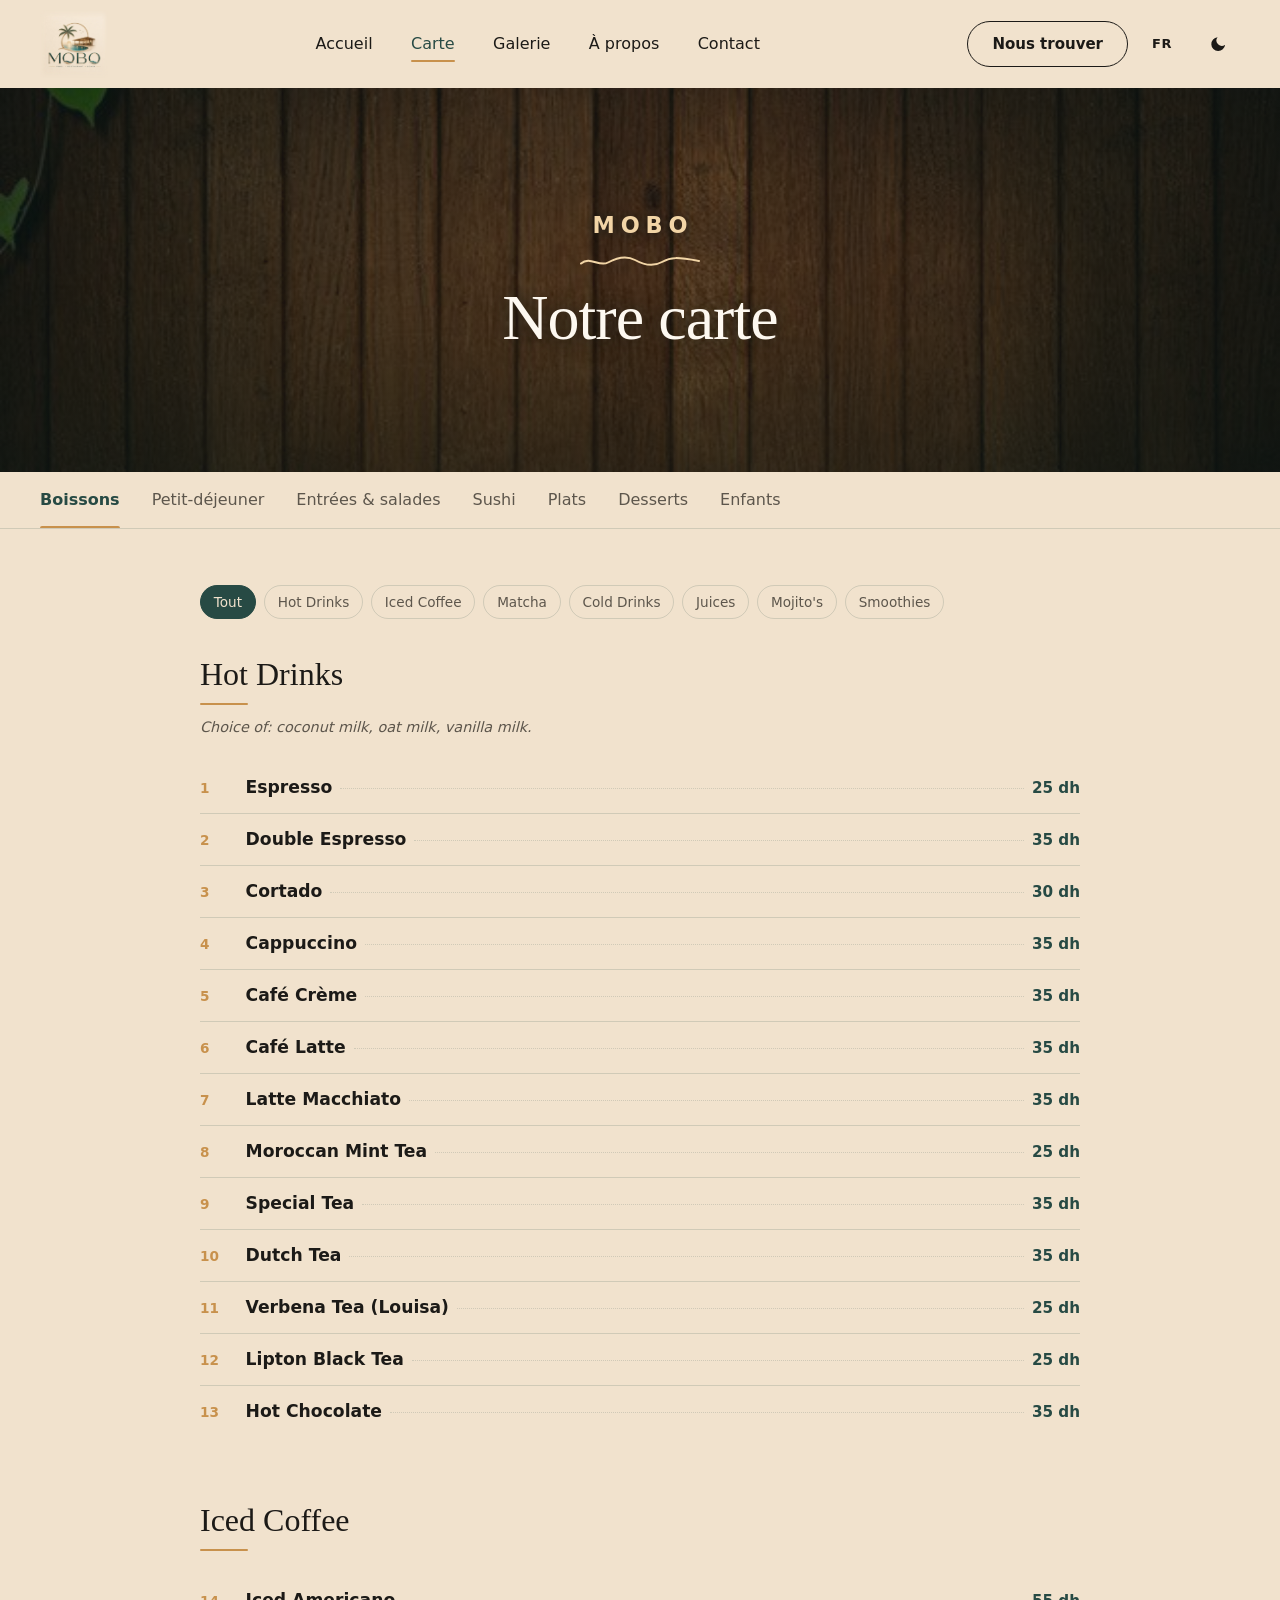
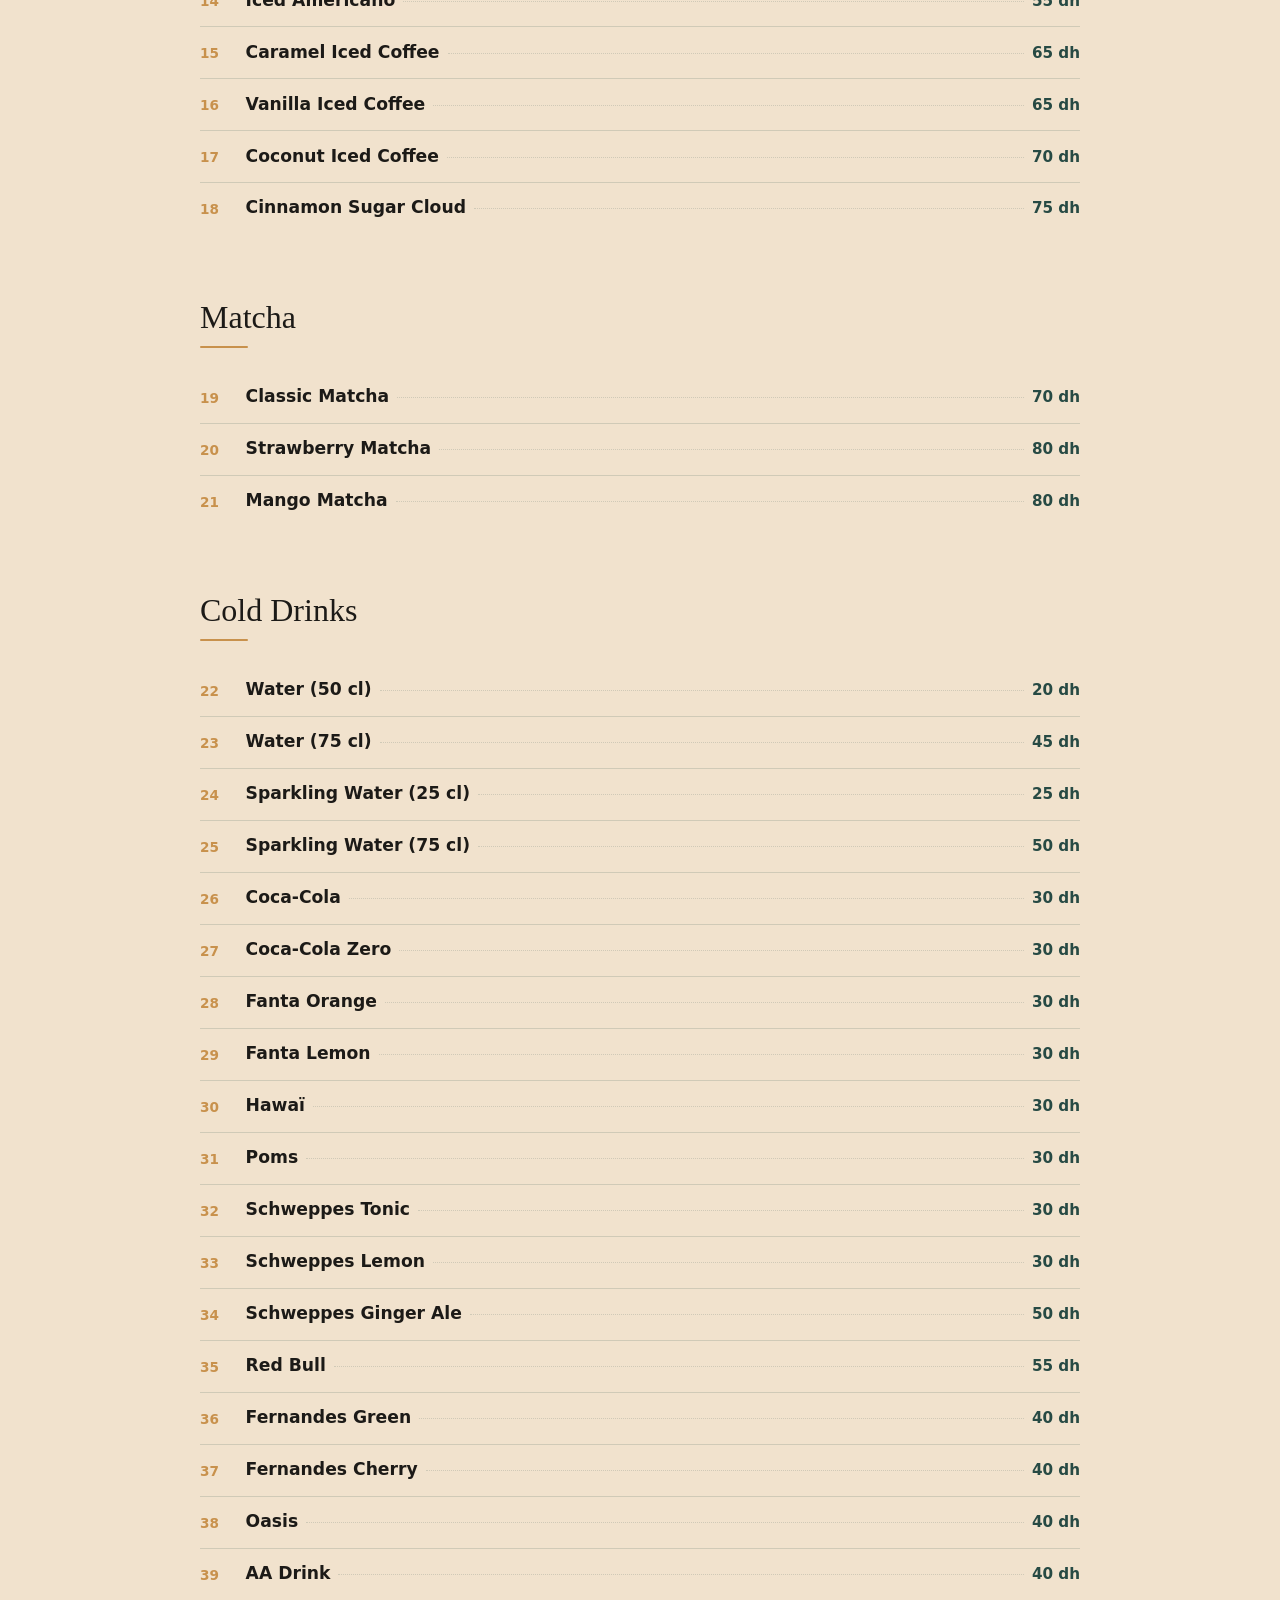
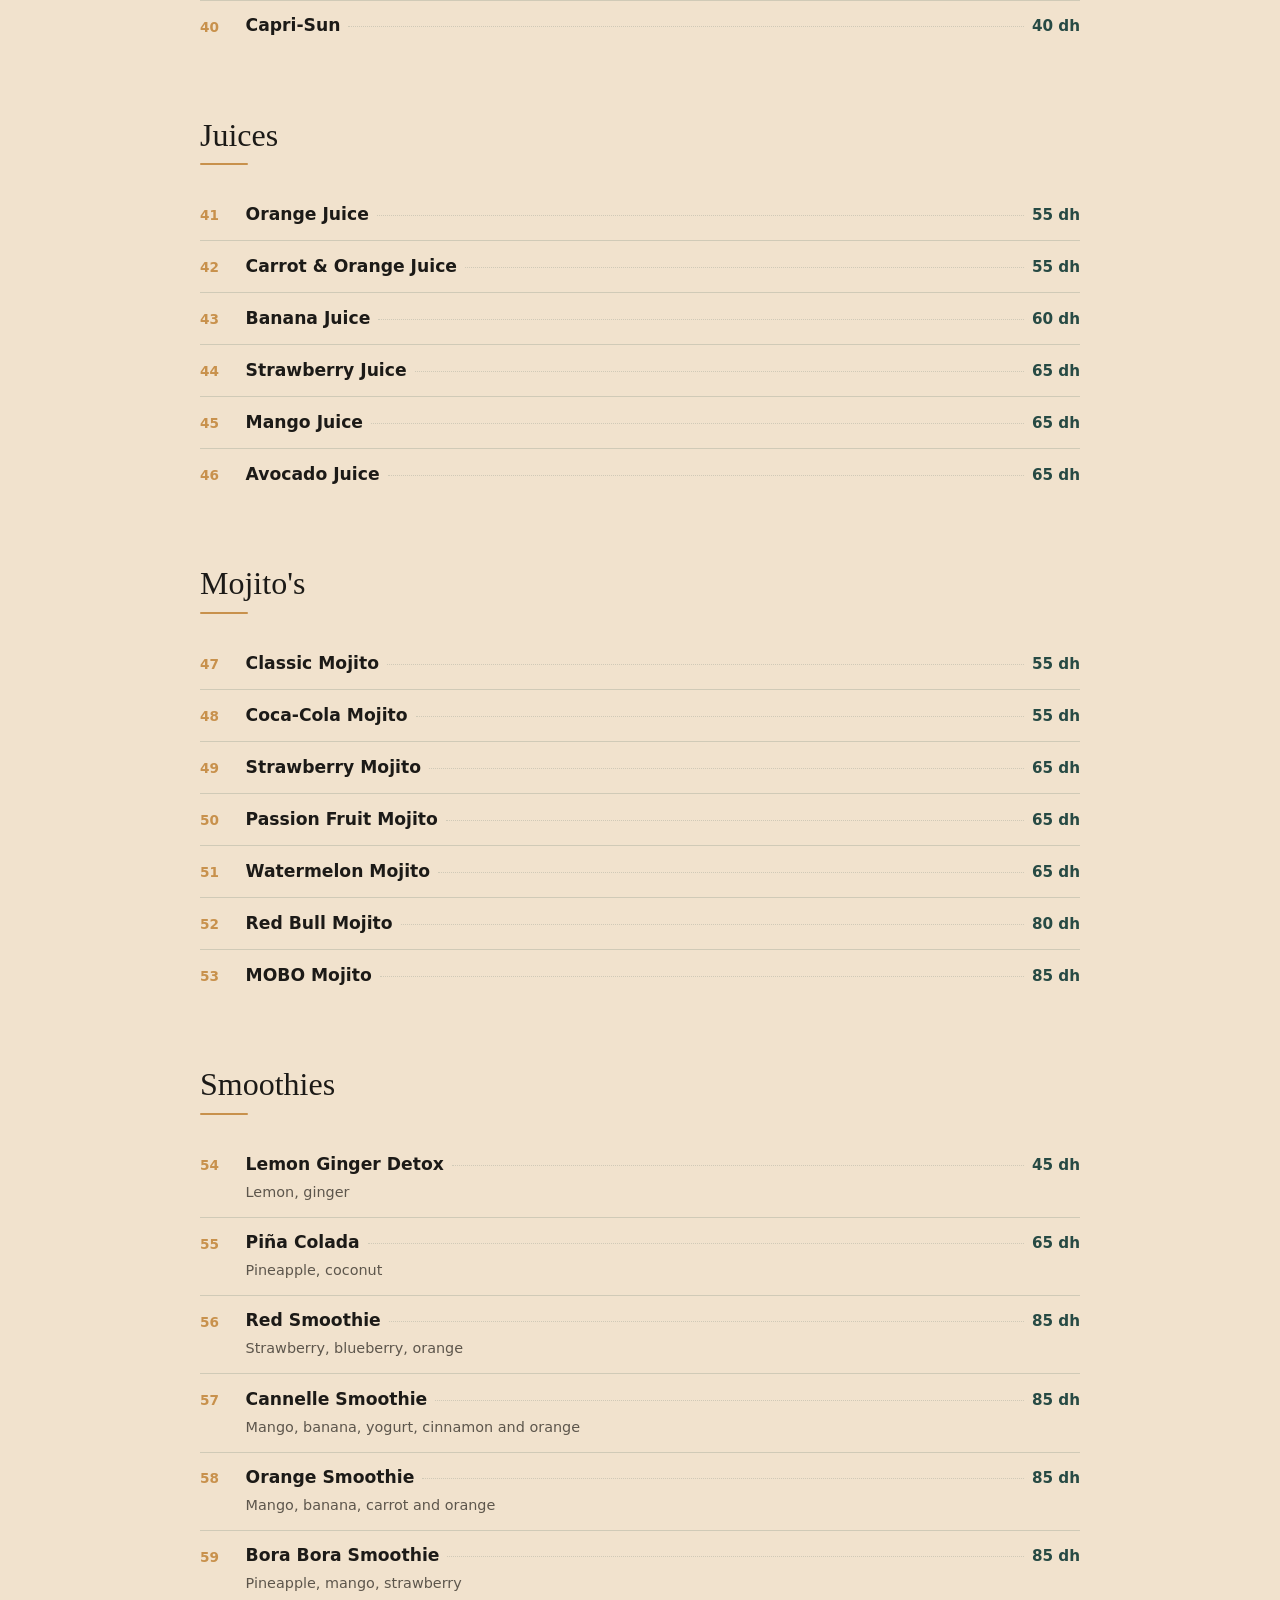
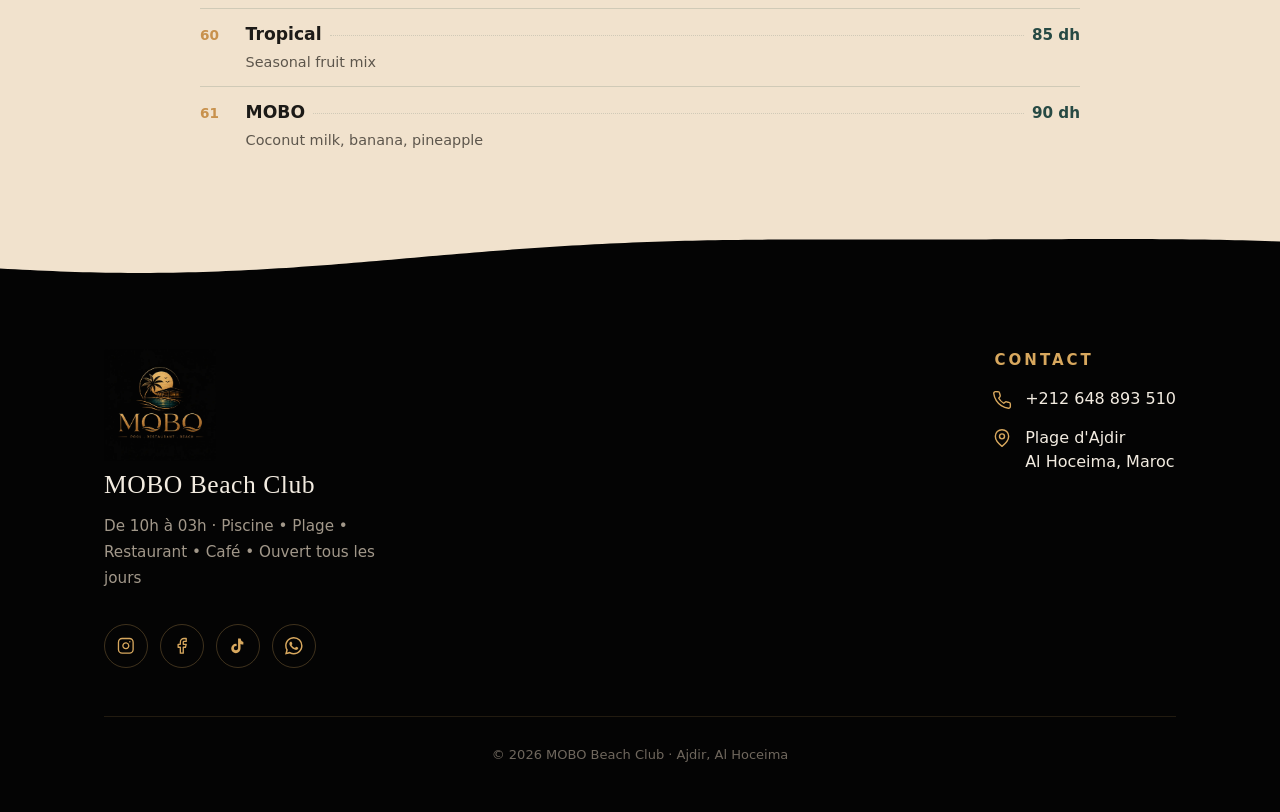
<file: fr/menu.html>
<!doctype html>
<html lang="fr" data-theme="light">

<!-- ============================================================
     TEMPLATE — do not edit menu.html directly, it is generated.
     Edit this shell or mobo_menu.json, then run: node build-menu.js
     ============================================================ -->

<head>
    <meta charset="utf-8">
    <meta name="viewport" content="width=device-width, initial-scale=1">

    <title>La carte — MOBO Beach Club | Ajdir, Al Hoceima</title>
    <meta name="description" content="Toute la carte du MOBO Beach Club — cafés, jus, petit-déjeuner, salades, sushis, grillades, pizzas, pâtes, burgers et desserts. Plage d'Ajdir, Al Hoceima, Maroc.">
    <link rel="canonical" href="https://mobo.ajdir.workers.dev/fr/menu">

    <link rel="alternate" hreflang="en" href="https://mobo.ajdir.workers.dev/menu">
    <link rel="alternate" hreflang="fr" href="https://mobo.ajdir.workers.dev/fr/menu">
    <link rel="alternate" hreflang="x-default" href="https://mobo.ajdir.workers.dev/menu">

    <link rel="icon" href="../assets/favicon.jpg" type="image/jpeg">
    <link rel="apple-touch-icon" href="../assets/favicon.jpg">
    <meta name="theme-color" content="#1b342f">

    <meta property="og:type" content="restaurant">
    <meta property="og:site_name" content="MOBO Beach Club">
    <meta property="og:title" content="La carte — MOBO Beach Club">
    <meta property="og:description" content="Cafés, jus, petit-déjeuner, salades, sushis, grillades, pizzas, burgers et desserts. Ouvert tous les jours de 10h à 03h.">
    <meta property="og:image" content="https://mobo.ajdir.workers.dev/assets/og-image.jpg">
    <meta property="og:image:width" content="1200">
    <meta property="og:image:height" content="630">
    <meta property="og:locale" content="fr">
    <meta name="twitter:card" content="summary_large_image">

    <!-- Light by default; dark is opt-in via the toggle. Matches index.html. -->
    <script>
        (function () {
            try {
                document.documentElement.dataset.theme =
                    localStorage.getItem("mobo-theme") === "dark" ? "dark" : "light";
            } catch (e) {
                document.documentElement.dataset.theme = "light";
            }
        })();
    </script>

    <link rel="stylesheet" href="../index.css">
    <link rel="stylesheet" href="../menu.css">
    <script defer src="../index.js"></script>
    <script defer src="../menu.js"></script>
</head>

<body>
    <a class="skip-link" href="#main">Aller au contenu principal</a>

    <header class="nav" id="nav">
        <div class="nav__inner">

            <a class="nav__logo" href="index.html" aria-label="MOBO Beach Club — accueil">
                <img class="nav__logo-img nav__logo-img--light" src="../assets/logo/whitelogo.webp"
                     width="1254" height="1254" alt="MOBO Beach Club"
                     fetchpriority="high" decoding="async">
                <img class="nav__logo-img nav__logo-img--dark" src="../assets/logo/blacklogo.webp"
                     width="1254" height="1254" alt="" aria-hidden="true" decoding="async">
            </a>

            <nav class="nav__menu" id="nav-menu" aria-label="Principal">
                <ul class="nav__list">
                    <li class="nav__item"><a class="nav__link" href="/fr/">Accueil</a></li>
                    <li class="nav__item"><a class="nav__link is-active" href="menu.html" aria-current="page">Carte</a></li>
                    <li class="nav__item"><a class="nav__link" href="index.html#dishes">Galerie</a></li>
                    <li class="nav__item"><a class="nav__link" href="index.html#about">À propos</a></li>
                    <li class="nav__item"><a class="nav__link" href="index.html#contact">Contact</a></li>
                </ul>
            </nav>

            <div class="nav__actions">
                <a class="nav__cta" href="index.html#contact">Nous trouver</a>

                <!-- Points at the French MENU, not the French homepage: switching
                     language should keep you on the page you were reading. -->
                <div class="nav__lang" id="nav-lang">
                    <button class="nav__lang-btn" id="lang-toggle" type="button"
                            aria-expanded="false" aria-controls="lang-list"
                            aria-label="Choisir la langue — actuelle : Français">FR</button>
                    <ul class="nav__lang-list" id="lang-list" hidden>
                        <li><a class="nav__lang-link" href="/menu.html"
                               hreflang="en" lang="en">English</a></li>
                        <li><a class="nav__lang-link is-current" href="/fr/menu.html"
                               hreflang="fr" lang="fr" aria-current="true">Français</a></li>
                    </ul>
                </div>

                <button class="nav__theme" id="theme-toggle" type="button"
                        aria-label="Passer en mode sombre" aria-pressed="false"
                        data-label-dark="Passer en mode sombre"
                        data-label-light="Passer en mode clair">
                    <svg class="nav__icon nav__icon--moon" viewBox="0 0 24 24" aria-hidden="true">
                        <path d="M21 12.8A9 9 0 1 1 11.2 3a7 7 0 0 0 9.8 9.8Z" />
                    </svg>
                    <svg class="nav__icon nav__icon--sun" viewBox="0 0 24 24" aria-hidden="true">
                        <circle cx="12" cy="12" r="4.2" />
                        <path d="M12 2.2v2.3M12 19.5v2.3M4.5 4.5l1.6 1.6M17.9 17.9l1.6 1.6M2.2 12h2.3M19.5 12h2.3M4.5 19.5l1.6-1.6M17.9 6.1l1.6-1.6" />
                    </svg>
                </button>

                <button class="nav__burger" id="nav-burger" type="button"
                        aria-label="Ouvrir le menu" aria-expanded="false" aria-controls="nav-menu"
                        data-label-open="Ouvrir le menu" data-label-close="Fermer le menu">
                    <span class="nav__burger-bars" aria-hidden="true"></span>
                </button>
            </div>

        </div>
    </header>

    <main id="main">

        <section class="m-head">
            <div class="m-head__inner">
                <span class="m-head__topper">MOBO</span>
                <svg class="m-head__wave" viewBox="0 0 120 12" aria-hidden="true">
                    <path d="M1 7.5c9-8 18 4 27-1s18-7.5 27-2.5 18 7 27 2 15-5 37-1" />
                </svg>
                <h1 class="m-head__title">Notre carte</h1>
            </div>
        </section>

        <div class="m-tabs" id="m-tabs" aria-label="Sections de la carte">
            <div class="m-tabs__list">
                <a class="m-tab" href="#drinks" data-group="drinks" id="tab-drinks">Boissons</a>
<a class="m-tab" href="#breakfast" data-group="breakfast" id="tab-breakfast">Petit-déjeuner</a>
<a class="m-tab" href="#starters" data-group="starters" id="tab-starters">Entrées &amp; salades</a>
<a class="m-tab" href="#sushi" data-group="sushi" id="tab-sushi">Sushi</a>
<a class="m-tab" href="#mains" data-group="mains" id="tab-mains">Plats</a>
<a class="m-tab" href="#desserts" data-group="desserts" id="tab-desserts">Desserts</a>
<a class="m-tab" href="#kids" data-group="kids" id="tab-kids">Enfants</a>
            </div>
        </div>

        <div class="m-body" id="m-body">
            <section class="m-panel" id="drinks" data-group="drinks" aria-labelledby="tab-drinks">
<div class="m-sub">
<label class="m-sub__label" for="sub-drinks">Filtrer : Boissons</label>
<select class="m-sub__select" id="sub-drinks"><option value="all">Tout — Boissons</option>
<option value="hot-drinks">Hot Drinks</option>
<option value="iced-coffee">Iced Coffee</option>
<option value="matcha">Matcha</option>
<option value="cold-drinks">Cold Drinks</option>
<option value="juices">Juices</option>
<option value="mojito-s">Mojito's</option>
<option value="smoothies">Smoothies</option></select>
<ul class="m-sub__list"><li><a class="m-sub__chip" href="#drinks" data-sub="all">Tout</a></li>
<li><a class="m-sub__chip" href="#drinks/hot-drinks" data-sub="hot-drinks">Hot Drinks</a></li>
<li><a class="m-sub__chip" href="#drinks/iced-coffee" data-sub="iced-coffee">Iced Coffee</a></li>
<li><a class="m-sub__chip" href="#drinks/matcha" data-sub="matcha">Matcha</a></li>
<li><a class="m-sub__chip" href="#drinks/cold-drinks" data-sub="cold-drinks">Cold Drinks</a></li>
<li><a class="m-sub__chip" href="#drinks/juices" data-sub="juices">Juices</a></li>
<li><a class="m-sub__chip" href="#drinks/mojito-s" data-sub="mojito-s">Mojito's</a></li>
<li><a class="m-sub__chip" href="#drinks/smoothies" data-sub="smoothies">Smoothies</a></li></ul>
</div>
<div class="m-cats">
<section class="m-cat" id="hot-drinks" data-sub="hot-drinks" aria-labelledby="hot-drinks-h">
<h2 class="m-cat__title" id="hot-drinks-h">Hot Drinks</h2>
<p class="m-cat__note">Choice of: coconut milk, oat milk, vanilla milk.</p>
<ul class="m-list">
<li class="m-item"><span class="m-item__num" aria-hidden="true">1</span><div class="m-item__body"><div class="m-item__head"><h3 class="m-item__name">Espresso</h3><span class="m-item__dots" aria-hidden="true"></span><span class="m-item__price">25&nbsp;dh</span></div></div></li><li class="m-item"><span class="m-item__num" aria-hidden="true">2</span><div class="m-item__body"><div class="m-item__head"><h3 class="m-item__name">Double Espresso</h3><span class="m-item__dots" aria-hidden="true"></span><span class="m-item__price">35&nbsp;dh</span></div></div></li><li class="m-item"><span class="m-item__num" aria-hidden="true">3</span><div class="m-item__body"><div class="m-item__head"><h3 class="m-item__name">Cortado</h3><span class="m-item__dots" aria-hidden="true"></span><span class="m-item__price">30&nbsp;dh</span></div></div></li><li class="m-item"><span class="m-item__num" aria-hidden="true">4</span><div class="m-item__body"><div class="m-item__head"><h3 class="m-item__name">Cappuccino</h3><span class="m-item__dots" aria-hidden="true"></span><span class="m-item__price">35&nbsp;dh</span></div></div></li><li class="m-item"><span class="m-item__num" aria-hidden="true">5</span><div class="m-item__body"><div class="m-item__head"><h3 class="m-item__name">Café Crème</h3><span class="m-item__dots" aria-hidden="true"></span><span class="m-item__price">35&nbsp;dh</span></div></div></li><li class="m-item"><span class="m-item__num" aria-hidden="true">6</span><div class="m-item__body"><div class="m-item__head"><h3 class="m-item__name">Café Latte</h3><span class="m-item__dots" aria-hidden="true"></span><span class="m-item__price">35&nbsp;dh</span></div></div></li><li class="m-item"><span class="m-item__num" aria-hidden="true">7</span><div class="m-item__body"><div class="m-item__head"><h3 class="m-item__name">Latte Macchiato</h3><span class="m-item__dots" aria-hidden="true"></span><span class="m-item__price">35&nbsp;dh</span></div></div></li><li class="m-item"><span class="m-item__num" aria-hidden="true">8</span><div class="m-item__body"><div class="m-item__head"><h3 class="m-item__name">Moroccan Mint Tea</h3><span class="m-item__dots" aria-hidden="true"></span><span class="m-item__price">25&nbsp;dh</span></div></div></li><li class="m-item"><span class="m-item__num" aria-hidden="true">9</span><div class="m-item__body"><div class="m-item__head"><h3 class="m-item__name">Special Tea</h3><span class="m-item__dots" aria-hidden="true"></span><span class="m-item__price">35&nbsp;dh</span></div></div></li><li class="m-item"><span class="m-item__num" aria-hidden="true">10</span><div class="m-item__body"><div class="m-item__head"><h3 class="m-item__name">Dutch Tea</h3><span class="m-item__dots" aria-hidden="true"></span><span class="m-item__price">35&nbsp;dh</span></div></div></li><li class="m-item"><span class="m-item__num" aria-hidden="true">11</span><div class="m-item__body"><div class="m-item__head"><h3 class="m-item__name">Verbena Tea (Louisa)</h3><span class="m-item__dots" aria-hidden="true"></span><span class="m-item__price">25&nbsp;dh</span></div></div></li><li class="m-item"><span class="m-item__num" aria-hidden="true">12</span><div class="m-item__body"><div class="m-item__head"><h3 class="m-item__name">Lipton Black Tea</h3><span class="m-item__dots" aria-hidden="true"></span><span class="m-item__price">25&nbsp;dh</span></div></div></li><li class="m-item"><span class="m-item__num" aria-hidden="true">13</span><div class="m-item__body"><div class="m-item__head"><h3 class="m-item__name">Hot Chocolate</h3><span class="m-item__dots" aria-hidden="true"></span><span class="m-item__price">35&nbsp;dh</span></div></div></li>
</ul>
</section>

<section class="m-cat" id="iced-coffee" data-sub="iced-coffee" aria-labelledby="iced-coffee-h">
<h2 class="m-cat__title" id="iced-coffee-h">Iced Coffee</h2>

<ul class="m-list">
<li class="m-item"><span class="m-item__num" aria-hidden="true">14</span><div class="m-item__body"><div class="m-item__head"><h3 class="m-item__name">Iced Americano</h3><span class="m-item__dots" aria-hidden="true"></span><span class="m-item__price">55&nbsp;dh</span></div></div></li><li class="m-item"><span class="m-item__num" aria-hidden="true">15</span><div class="m-item__body"><div class="m-item__head"><h3 class="m-item__name">Caramel Iced Coffee</h3><span class="m-item__dots" aria-hidden="true"></span><span class="m-item__price">65&nbsp;dh</span></div></div></li><li class="m-item"><span class="m-item__num" aria-hidden="true">16</span><div class="m-item__body"><div class="m-item__head"><h3 class="m-item__name">Vanilla Iced Coffee</h3><span class="m-item__dots" aria-hidden="true"></span><span class="m-item__price">65&nbsp;dh</span></div></div></li><li class="m-item"><span class="m-item__num" aria-hidden="true">17</span><div class="m-item__body"><div class="m-item__head"><h3 class="m-item__name">Coconut Iced Coffee</h3><span class="m-item__dots" aria-hidden="true"></span><span class="m-item__price">70&nbsp;dh</span></div></div></li><li class="m-item"><span class="m-item__num" aria-hidden="true">18</span><div class="m-item__body"><div class="m-item__head"><h3 class="m-item__name">Cinnamon Sugar Cloud</h3><span class="m-item__dots" aria-hidden="true"></span><span class="m-item__price">75&nbsp;dh</span></div></div></li>
</ul>
</section>

<section class="m-cat" id="matcha" data-sub="matcha" aria-labelledby="matcha-h">
<h2 class="m-cat__title" id="matcha-h">Matcha</h2>

<ul class="m-list">
<li class="m-item"><span class="m-item__num" aria-hidden="true">19</span><div class="m-item__body"><div class="m-item__head"><h3 class="m-item__name">Classic Matcha</h3><span class="m-item__dots" aria-hidden="true"></span><span class="m-item__price">70&nbsp;dh</span></div></div></li><li class="m-item"><span class="m-item__num" aria-hidden="true">20</span><div class="m-item__body"><div class="m-item__head"><h3 class="m-item__name">Strawberry Matcha</h3><span class="m-item__dots" aria-hidden="true"></span><span class="m-item__price">80&nbsp;dh</span></div></div></li><li class="m-item"><span class="m-item__num" aria-hidden="true">21</span><div class="m-item__body"><div class="m-item__head"><h3 class="m-item__name">Mango Matcha</h3><span class="m-item__dots" aria-hidden="true"></span><span class="m-item__price">80&nbsp;dh</span></div></div></li>
</ul>
</section>

<section class="m-cat" id="cold-drinks" data-sub="cold-drinks" aria-labelledby="cold-drinks-h">
<h2 class="m-cat__title" id="cold-drinks-h">Cold Drinks</h2>

<ul class="m-list">
<li class="m-item"><span class="m-item__num" aria-hidden="true">22</span><div class="m-item__body"><div class="m-item__head"><h3 class="m-item__name">Water (50 cl)</h3><span class="m-item__dots" aria-hidden="true"></span><span class="m-item__price">20&nbsp;dh</span></div></div></li><li class="m-item"><span class="m-item__num" aria-hidden="true">23</span><div class="m-item__body"><div class="m-item__head"><h3 class="m-item__name">Water (75 cl)</h3><span class="m-item__dots" aria-hidden="true"></span><span class="m-item__price">45&nbsp;dh</span></div></div></li><li class="m-item"><span class="m-item__num" aria-hidden="true">24</span><div class="m-item__body"><div class="m-item__head"><h3 class="m-item__name">Sparkling Water (25 cl)</h3><span class="m-item__dots" aria-hidden="true"></span><span class="m-item__price">25&nbsp;dh</span></div></div></li><li class="m-item"><span class="m-item__num" aria-hidden="true">25</span><div class="m-item__body"><div class="m-item__head"><h3 class="m-item__name">Sparkling Water (75 cl)</h3><span class="m-item__dots" aria-hidden="true"></span><span class="m-item__price">50&nbsp;dh</span></div></div></li><li class="m-item"><span class="m-item__num" aria-hidden="true">26</span><div class="m-item__body"><div class="m-item__head"><h3 class="m-item__name">Coca-Cola</h3><span class="m-item__dots" aria-hidden="true"></span><span class="m-item__price">30&nbsp;dh</span></div></div></li><li class="m-item"><span class="m-item__num" aria-hidden="true">27</span><div class="m-item__body"><div class="m-item__head"><h3 class="m-item__name">Coca-Cola Zero</h3><span class="m-item__dots" aria-hidden="true"></span><span class="m-item__price">30&nbsp;dh</span></div></div></li><li class="m-item"><span class="m-item__num" aria-hidden="true">28</span><div class="m-item__body"><div class="m-item__head"><h3 class="m-item__name">Fanta Orange</h3><span class="m-item__dots" aria-hidden="true"></span><span class="m-item__price">30&nbsp;dh</span></div></div></li><li class="m-item"><span class="m-item__num" aria-hidden="true">29</span><div class="m-item__body"><div class="m-item__head"><h3 class="m-item__name">Fanta Lemon</h3><span class="m-item__dots" aria-hidden="true"></span><span class="m-item__price">30&nbsp;dh</span></div></div></li><li class="m-item"><span class="m-item__num" aria-hidden="true">30</span><div class="m-item__body"><div class="m-item__head"><h3 class="m-item__name">Hawaï</h3><span class="m-item__dots" aria-hidden="true"></span><span class="m-item__price">30&nbsp;dh</span></div></div></li><li class="m-item"><span class="m-item__num" aria-hidden="true">31</span><div class="m-item__body"><div class="m-item__head"><h3 class="m-item__name">Poms</h3><span class="m-item__dots" aria-hidden="true"></span><span class="m-item__price">30&nbsp;dh</span></div></div></li><li class="m-item"><span class="m-item__num" aria-hidden="true">32</span><div class="m-item__body"><div class="m-item__head"><h3 class="m-item__name">Schweppes Tonic</h3><span class="m-item__dots" aria-hidden="true"></span><span class="m-item__price">30&nbsp;dh</span></div></div></li><li class="m-item"><span class="m-item__num" aria-hidden="true">33</span><div class="m-item__body"><div class="m-item__head"><h3 class="m-item__name">Schweppes Lemon</h3><span class="m-item__dots" aria-hidden="true"></span><span class="m-item__price">30&nbsp;dh</span></div></div></li><li class="m-item"><span class="m-item__num" aria-hidden="true">34</span><div class="m-item__body"><div class="m-item__head"><h3 class="m-item__name">Schweppes Ginger Ale</h3><span class="m-item__dots" aria-hidden="true"></span><span class="m-item__price">50&nbsp;dh</span></div></div></li><li class="m-item"><span class="m-item__num" aria-hidden="true">35</span><div class="m-item__body"><div class="m-item__head"><h3 class="m-item__name">Red Bull</h3><span class="m-item__dots" aria-hidden="true"></span><span class="m-item__price">55&nbsp;dh</span></div></div></li><li class="m-item"><span class="m-item__num" aria-hidden="true">36</span><div class="m-item__body"><div class="m-item__head"><h3 class="m-item__name">Fernandes Green</h3><span class="m-item__dots" aria-hidden="true"></span><span class="m-item__price">40&nbsp;dh</span></div></div></li><li class="m-item"><span class="m-item__num" aria-hidden="true">37</span><div class="m-item__body"><div class="m-item__head"><h3 class="m-item__name">Fernandes Cherry</h3><span class="m-item__dots" aria-hidden="true"></span><span class="m-item__price">40&nbsp;dh</span></div></div></li><li class="m-item"><span class="m-item__num" aria-hidden="true">38</span><div class="m-item__body"><div class="m-item__head"><h3 class="m-item__name">Oasis</h3><span class="m-item__dots" aria-hidden="true"></span><span class="m-item__price">40&nbsp;dh</span></div></div></li><li class="m-item"><span class="m-item__num" aria-hidden="true">39</span><div class="m-item__body"><div class="m-item__head"><h3 class="m-item__name">AA Drink</h3><span class="m-item__dots" aria-hidden="true"></span><span class="m-item__price">40&nbsp;dh</span></div></div></li><li class="m-item"><span class="m-item__num" aria-hidden="true">40</span><div class="m-item__body"><div class="m-item__head"><h3 class="m-item__name">Capri-Sun</h3><span class="m-item__dots" aria-hidden="true"></span><span class="m-item__price">40&nbsp;dh</span></div></div></li>
</ul>
</section>

<section class="m-cat" id="juices" data-sub="juices" aria-labelledby="juices-h">
<h2 class="m-cat__title" id="juices-h">Juices</h2>

<ul class="m-list">
<li class="m-item"><span class="m-item__num" aria-hidden="true">41</span><div class="m-item__body"><div class="m-item__head"><h3 class="m-item__name">Orange Juice</h3><span class="m-item__dots" aria-hidden="true"></span><span class="m-item__price">55&nbsp;dh</span></div></div></li><li class="m-item"><span class="m-item__num" aria-hidden="true">42</span><div class="m-item__body"><div class="m-item__head"><h3 class="m-item__name">Carrot &amp; Orange Juice</h3><span class="m-item__dots" aria-hidden="true"></span><span class="m-item__price">55&nbsp;dh</span></div></div></li><li class="m-item"><span class="m-item__num" aria-hidden="true">43</span><div class="m-item__body"><div class="m-item__head"><h3 class="m-item__name">Banana Juice</h3><span class="m-item__dots" aria-hidden="true"></span><span class="m-item__price">60&nbsp;dh</span></div></div></li><li class="m-item"><span class="m-item__num" aria-hidden="true">44</span><div class="m-item__body"><div class="m-item__head"><h3 class="m-item__name">Strawberry Juice</h3><span class="m-item__dots" aria-hidden="true"></span><span class="m-item__price">65&nbsp;dh</span></div></div></li><li class="m-item"><span class="m-item__num" aria-hidden="true">45</span><div class="m-item__body"><div class="m-item__head"><h3 class="m-item__name">Mango Juice</h3><span class="m-item__dots" aria-hidden="true"></span><span class="m-item__price">65&nbsp;dh</span></div></div></li><li class="m-item"><span class="m-item__num" aria-hidden="true">46</span><div class="m-item__body"><div class="m-item__head"><h3 class="m-item__name">Avocado Juice</h3><span class="m-item__dots" aria-hidden="true"></span><span class="m-item__price">65&nbsp;dh</span></div></div></li>
</ul>
</section>

<section class="m-cat" id="mojito-s" data-sub="mojito-s" aria-labelledby="mojito-s-h">
<h2 class="m-cat__title" id="mojito-s-h">Mojito's</h2>

<ul class="m-list">
<li class="m-item"><span class="m-item__num" aria-hidden="true">47</span><div class="m-item__body"><div class="m-item__head"><h3 class="m-item__name">Classic Mojito</h3><span class="m-item__dots" aria-hidden="true"></span><span class="m-item__price">55&nbsp;dh</span></div></div></li><li class="m-item"><span class="m-item__num" aria-hidden="true">48</span><div class="m-item__body"><div class="m-item__head"><h3 class="m-item__name">Coca-Cola Mojito</h3><span class="m-item__dots" aria-hidden="true"></span><span class="m-item__price">55&nbsp;dh</span></div></div></li><li class="m-item"><span class="m-item__num" aria-hidden="true">49</span><div class="m-item__body"><div class="m-item__head"><h3 class="m-item__name">Strawberry Mojito</h3><span class="m-item__dots" aria-hidden="true"></span><span class="m-item__price">65&nbsp;dh</span></div></div></li><li class="m-item"><span class="m-item__num" aria-hidden="true">50</span><div class="m-item__body"><div class="m-item__head"><h3 class="m-item__name">Passion Fruit Mojito</h3><span class="m-item__dots" aria-hidden="true"></span><span class="m-item__price">65&nbsp;dh</span></div></div></li><li class="m-item"><span class="m-item__num" aria-hidden="true">51</span><div class="m-item__body"><div class="m-item__head"><h3 class="m-item__name">Watermelon Mojito</h3><span class="m-item__dots" aria-hidden="true"></span><span class="m-item__price">65&nbsp;dh</span></div></div></li><li class="m-item"><span class="m-item__num" aria-hidden="true">52</span><div class="m-item__body"><div class="m-item__head"><h3 class="m-item__name">Red Bull Mojito</h3><span class="m-item__dots" aria-hidden="true"></span><span class="m-item__price">80&nbsp;dh</span></div></div></li><li class="m-item"><span class="m-item__num" aria-hidden="true">53</span><div class="m-item__body"><div class="m-item__head"><h3 class="m-item__name">MOBO Mojito</h3><span class="m-item__dots" aria-hidden="true"></span><span class="m-item__price">85&nbsp;dh</span></div></div></li>
</ul>
</section>

<section class="m-cat" id="smoothies" data-sub="smoothies" aria-labelledby="smoothies-h">
<h2 class="m-cat__title" id="smoothies-h">Smoothies</h2>

<ul class="m-list">
<li class="m-item"><span class="m-item__num" aria-hidden="true">54</span><div class="m-item__body"><div class="m-item__head"><h3 class="m-item__name">Lemon Ginger Detox</h3><span class="m-item__dots" aria-hidden="true"></span><span class="m-item__price">45&nbsp;dh</span></div><p class="m-item__desc">Lemon, ginger</p></div></li><li class="m-item"><span class="m-item__num" aria-hidden="true">55</span><div class="m-item__body"><div class="m-item__head"><h3 class="m-item__name">Piña Colada</h3><span class="m-item__dots" aria-hidden="true"></span><span class="m-item__price">65&nbsp;dh</span></div><p class="m-item__desc">Pineapple, coconut</p></div></li><li class="m-item"><span class="m-item__num" aria-hidden="true">56</span><div class="m-item__body"><div class="m-item__head"><h3 class="m-item__name">Red Smoothie</h3><span class="m-item__dots" aria-hidden="true"></span><span class="m-item__price">85&nbsp;dh</span></div><p class="m-item__desc">Strawberry, blueberry, orange</p></div></li><li class="m-item"><span class="m-item__num" aria-hidden="true">57</span><div class="m-item__body"><div class="m-item__head"><h3 class="m-item__name">Cannelle Smoothie</h3><span class="m-item__dots" aria-hidden="true"></span><span class="m-item__price">85&nbsp;dh</span></div><p class="m-item__desc">Mango, banana, yogurt, cinnamon and orange</p></div></li><li class="m-item"><span class="m-item__num" aria-hidden="true">58</span><div class="m-item__body"><div class="m-item__head"><h3 class="m-item__name">Orange Smoothie</h3><span class="m-item__dots" aria-hidden="true"></span><span class="m-item__price">85&nbsp;dh</span></div><p class="m-item__desc">Mango, banana, carrot and orange</p></div></li><li class="m-item"><span class="m-item__num" aria-hidden="true">59</span><div class="m-item__body"><div class="m-item__head"><h3 class="m-item__name">Bora Bora Smoothie</h3><span class="m-item__dots" aria-hidden="true"></span><span class="m-item__price">85&nbsp;dh</span></div><p class="m-item__desc">Pineapple, mango, strawberry</p></div></li><li class="m-item"><span class="m-item__num" aria-hidden="true">60</span><div class="m-item__body"><div class="m-item__head"><h3 class="m-item__name">Tropical</h3><span class="m-item__dots" aria-hidden="true"></span><span class="m-item__price">85&nbsp;dh</span></div><p class="m-item__desc">Seasonal fruit mix</p></div></li><li class="m-item"><span class="m-item__num" aria-hidden="true">61</span><div class="m-item__body"><div class="m-item__head"><h3 class="m-item__name">MOBO</h3><span class="m-item__dots" aria-hidden="true"></span><span class="m-item__price">90&nbsp;dh</span></div><p class="m-item__desc">Coconut milk, banana, pineapple</p></div></li>
</ul>
</section>
</div>
</section>

<section class="m-panel" id="breakfast" data-group="breakfast" aria-labelledby="tab-breakfast">
<div class="m-sub">
<label class="m-sub__label" for="sub-breakfast">Filtrer : Petit-déjeuner</label>
<select class="m-sub__select" id="sub-breakfast"><option value="all">Tout — Petit-déjeuner</option>
<option value="breakfast">Breakfast</option>
<option value="bagel-toast">Bagel / Toast</option>
<option value="french-toast">French Toast</option>
<option value="our-menu-selection">Our Menu Selection</option></select>
<ul class="m-sub__list"><li><a class="m-sub__chip" href="#breakfast" data-sub="all">Tout</a></li>
<li><a class="m-sub__chip" href="#breakfast/breakfast" data-sub="breakfast">Breakfast</a></li>
<li><a class="m-sub__chip" href="#breakfast/bagel-toast" data-sub="bagel-toast">Bagel / Toast</a></li>
<li><a class="m-sub__chip" href="#breakfast/french-toast" data-sub="french-toast">French Toast</a></li>
<li><a class="m-sub__chip" href="#breakfast/our-menu-selection" data-sub="our-menu-selection">Our Menu Selection</a></li></ul>
</div>
<div class="m-cats">
<section class="m-cat" id="breakfast" data-sub="breakfast" aria-labelledby="breakfast-h">
<h2 class="m-cat__title" id="breakfast-h">Breakfast</h2>

<ul class="m-list">
<li class="m-item"><span class="m-item__num" aria-hidden="true">1</span><div class="m-item__body"><div class="m-item__head"><h3 class="m-item__name">Traditional</h3><span class="m-item__dots" aria-hidden="true"></span><span class="m-item__price">90&nbsp;dh</span></div><p class="m-item__desc">Msemmen, harcha, eggs of your choice (boiled, fried or cheese omelette), olive oil, jam and butter. Includes a hot drink, a fresh juice of your choice, and mineral water.</p></div></li><li class="m-item"><span class="m-item__num" aria-hidden="true">2</span><div class="m-item__body"><div class="m-item__head"><h3 class="m-item__name">MOBO</h3><span class="m-item__dots" aria-hidden="true"></span><span class="m-item__price">130&nbsp;dh</span></div><p class="m-item__desc">Toast with scrambled eggs, avocado and smoked salmon, served with fresh fruit yogurt and granola. Includes a hot drink, a fresh juice of your choice, and mineral water.</p></div></li><li class="m-item"><span class="m-item__num" aria-hidden="true">3</span><div class="m-item__body"><div class="m-item__head"><h3 class="m-item__name">Kids</h3><span class="m-item__dots" aria-hidden="true"></span><span class="m-item__price">70&nbsp;dh</span></div><p class="m-item__desc">2 eggs of your choice (boiled or fried), cornflakes, hot chocolate and a pain au chocolat. Mini-crêpe, orange juice and mineral water.</p></div></li>
</ul>
</section>

<section class="m-cat" id="bagel-toast" data-sub="bagel-toast" aria-labelledby="bagel-toast-h">
<h2 class="m-cat__title" id="bagel-toast-h">Bagel / Toast</h2>

<ul class="m-list">
<li class="m-item"><span class="m-item__num" aria-hidden="true">4</span><div class="m-item__body"><div class="m-item__head"><h3 class="m-item__name">Bagel / Toast Cheese</h3><span class="m-item__dots" aria-hidden="true"></span><span class="m-item__price">80&nbsp;dh</span></div><p class="m-item__desc">Scrambled eggs and cheddar</p></div></li><li class="m-item"><span class="m-item__num" aria-hidden="true">5</span><div class="m-item__body"><div class="m-item__head"><h3 class="m-item__name">Bagel / Toast Avocado</h3><span class="m-item__dots" aria-hidden="true"></span><span class="m-item__price">85&nbsp;dh</span></div><p class="m-item__desc">Cheese, avocado, scrambled eggs and walnuts</p></div></li><li class="m-item"><span class="m-item__num" aria-hidden="true">6</span><div class="m-item__body"><div class="m-item__head"><h3 class="m-item__name">Bagel / Toast Chicken</h3><span class="m-item__dots" aria-hidden="true"></span><span class="m-item__price">90&nbsp;dh</span></div><p class="m-item__desc">Cheddar cheese, chicken fillet, tomato and avocado</p></div></li><li class="m-item"><span class="m-item__num" aria-hidden="true">7</span><div class="m-item__body"><div class="m-item__head"><h3 class="m-item__name">Bagel / Toast Tuna</h3><span class="m-item__dots" aria-hidden="true"></span><span class="m-item__price">90&nbsp;dh</span></div><p class="m-item__desc">Tuna, boiled egg, mayonnaise, corn and pickles</p></div></li><li class="m-item"><span class="m-item__num" aria-hidden="true">8</span><div class="m-item__body"><div class="m-item__head"><h3 class="m-item__name">Bagel / Toast Salmon</h3><span class="m-item__dots" aria-hidden="true"></span><span class="m-item__price">95&nbsp;dh</span></div><p class="m-item__desc">Cream cheese, scrambled eggs, avocado and smoked salmon</p></div></li>
</ul>
</section>

<section class="m-cat" id="french-toast" data-sub="french-toast" aria-labelledby="french-toast-h">
<h2 class="m-cat__title" id="french-toast-h">French Toast</h2>
<p class="m-cat__note">Extras: Jben 10 dh, olive oil 10 dh, cheese 10 dh, butter 10 dh, jam 10 dh, La Vache qui Rit (cheese) 5 dh</p>
<ul class="m-list">
<li class="m-item"><span class="m-item__num" aria-hidden="true">9</span><div class="m-item__body"><div class="m-item__head"><h3 class="m-item__name">Honey French Toast</h3><span class="m-item__dots" aria-hidden="true"></span><span class="m-item__price">75&nbsp;dh</span></div><p class="m-item__desc">Butter, honey, cinnamon and whipped cream</p></div></li><li class="m-item"><span class="m-item__num" aria-hidden="true">10</span><div class="m-item__body"><div class="m-item__head"><h3 class="m-item__name">Lotus French Toast</h3><span class="m-item__dots" aria-hidden="true"></span><span class="m-item__price">80&nbsp;dh</span></div><p class="m-item__desc">Lotus, banana, honey and whipped cream</p></div></li><li class="m-item"><span class="m-item__num" aria-hidden="true">11</span><div class="m-item__body"><div class="m-item__head"><h3 class="m-item__name">Nutella French Toast</h3><span class="m-item__dots" aria-hidden="true"></span><span class="m-item__price">80&nbsp;dh</span></div><p class="m-item__desc">Nutella, nuts and whipped cream</p></div></li><li class="m-item"><span class="m-item__num" aria-hidden="true">12</span><div class="m-item__body"><div class="m-item__head"><h3 class="m-item__name">Mango French Toast</h3><span class="m-item__dots" aria-hidden="true"></span><span class="m-item__price">85&nbsp;dh</span></div><p class="m-item__desc">Mango, caramel and whipped cream</p></div></li><li class="m-item"><span class="m-item__num" aria-hidden="true">13</span><div class="m-item__body"><div class="m-item__head"><h3 class="m-item__name">Fruits French Toast</h3><span class="m-item__dots" aria-hidden="true"></span><span class="m-item__price">85&nbsp;dh</span></div><p class="m-item__desc">Seasonal fruit mix, honey and whipped cream</p></div></li>
</ul>
</section>

<section class="m-cat" id="our-menu-selection" data-sub="our-menu-selection" aria-labelledby="our-menu-selection-h">
<h2 class="m-cat__title" id="our-menu-selection-h">Our Menu Selection</h2>

<ul class="m-list">
<li class="m-item"><span class="m-item__num" aria-hidden="true">14</span><div class="m-item__body"><div class="m-item__head"><h3 class="m-item__name">Fried Eggs</h3><span class="m-item__dots" aria-hidden="true"></span><span class="m-item__price">45&nbsp;dh</span></div></div></li><li class="m-item"><span class="m-item__num" aria-hidden="true">15</span><div class="m-item__body"><div class="m-item__head"><h3 class="m-item__name">Plain Omelette</h3><span class="m-item__dots" aria-hidden="true"></span><span class="m-item__price">45&nbsp;dh</span></div></div></li><li class="m-item"><span class="m-item__num" aria-hidden="true">16</span><div class="m-item__body"><div class="m-item__head"><h3 class="m-item__name">Cheese Omelette</h3><span class="m-item__dots" aria-hidden="true"></span><span class="m-item__price">50&nbsp;dh</span></div></div></li><li class="m-item"><span class="m-item__num" aria-hidden="true">17</span><div class="m-item__body"><div class="m-item__head"><h3 class="m-item__name">Vegetable Omelette</h3><span class="m-item__dots" aria-hidden="true"></span><span class="m-item__price">50&nbsp;dh</span></div><p class="m-item__desc">Bell pepper, onion and mushrooms</p></div></li><li class="m-item"><span class="m-item__num" aria-hidden="true">18</span><div class="m-item__body"><div class="m-item__head"><h3 class="m-item__name">Fruit Yogurt</h3><span class="m-item__dots" aria-hidden="true"></span><span class="m-item__price">75&nbsp;dh</span></div></div></li><li class="m-item"><span class="m-item__num" aria-hidden="true">19</span><div class="m-item__body"><div class="m-item__head"><h3 class="m-item__name">Fruitboard (For 2)</h3><span class="m-item__dots" aria-hidden="true"></span><span class="m-item__price">80&nbsp;dh</span></div></div></li>
</ul>
</section>
</div>
</section>

<section class="m-panel" id="starters" data-group="starters" aria-labelledby="tab-starters">
<div class="m-sub">
<label class="m-sub__label" for="sub-starters">Filtrer : Entrées &amp; salades</label>
<select class="m-sub__select" id="sub-starters"><option value="all">Tout — Entrées &amp; salades</option>
<option value="salads">Salads</option>
<option value="sides">Sides</option>
<option value="soup">Soup</option>
<option value="poke-bowl">Poké Bowl</option></select>
<ul class="m-sub__list"><li><a class="m-sub__chip" href="#starters" data-sub="all">Tout</a></li>
<li><a class="m-sub__chip" href="#starters/salads" data-sub="salads">Salads</a></li>
<li><a class="m-sub__chip" href="#starters/sides" data-sub="sides">Sides</a></li>
<li><a class="m-sub__chip" href="#starters/soup" data-sub="soup">Soup</a></li>
<li><a class="m-sub__chip" href="#starters/poke-bowl" data-sub="poke-bowl">Poké Bowl</a></li></ul>
</div>
<div class="m-cats">
<section class="m-cat" id="salads" data-sub="salads" aria-labelledby="salads-h">
<h2 class="m-cat__title" id="salads-h">Salads</h2>

<ul class="m-list">
<li class="m-item"><span class="m-item__num" aria-hidden="true">1</span><div class="m-item__body"><div class="m-item__head"><h3 class="m-item__name">Quinoa Salad</h3><span class="m-item__dots" aria-hidden="true"></span><span class="m-item__price">110&nbsp;dh</span></div><p class="m-item__desc">Quinoa, red onion, cucumber, tomato, mango, avocado, parsley, bell pepper, honey dressing</p></div></li><li class="m-item"><span class="m-item__num" aria-hidden="true">2</span><div class="m-item__body"><div class="m-item__head"><h3 class="m-item__name">Tuna Salad</h3><span class="m-item__dots" aria-hidden="true"></span><span class="m-item__price">110&nbsp;dh</span></div><p class="m-item__desc">Cherry tomatoes, sweet corn, avocado, cucumber, tuna, egg, black olives</p></div></li><li class="m-item"><span class="m-item__num" aria-hidden="true">3</span><div class="m-item__body"><div class="m-item__head"><h3 class="m-item__name">Caprese Salad</h3><span class="m-item__dots" aria-hidden="true"></span><span class="m-item__price">120&nbsp;dh</span></div><p class="m-item__desc">Avocado, cherry tomatoes, mozzarella, pesto, balsamic dressing</p></div></li><li class="m-item"><span class="m-item__num" aria-hidden="true">4</span><div class="m-item__body"><div class="m-item__head"><h3 class="m-item__name">Caesar Salad</h3><span class="m-item__dots" aria-hidden="true"></span><span class="m-item__price">130&nbsp;dh</span></div><p class="m-item__desc">Choice of: Chicken or Shrimp. Mixed salad, toasted croutons, cherry tomatoes, Parmesan cheese, Caesar dressing</p></div></li><li class="m-item"><span class="m-item__num" aria-hidden="true">5</span><div class="m-item__body"><div class="m-item__head"><h3 class="m-item__name">Exotic Shrimp Salad</h3><span class="m-item__dots" aria-hidden="true"></span><span class="m-item__price">130&nbsp;dh</span></div><p class="m-item__desc">Mixed salad, cherry tomatoes, avocado, mango, kiwi, apple, fried shrimp</p></div></li><li class="m-item"><span class="m-item__num" aria-hidden="true">6</span><div class="m-item__body"><div class="m-item__head"><h3 class="m-item__name">Avocado &amp; Shrimp Tartare</h3><span class="m-item__dots" aria-hidden="true"></span><span class="m-item__price">130&nbsp;dh</span></div><p class="m-item__desc">Mixed salad, avocado purée, shrimp, cocktail sauce</p></div></li><li class="m-item"><span class="m-item__num" aria-hidden="true">7</span><div class="m-item__body"><div class="m-item__head"><h3 class="m-item__name">Salmon Tartare</h3><span class="m-item__dots" aria-hidden="true"></span><span class="m-item__price">150&nbsp;dh</span></div><p class="m-item__desc">Mixed salad, fresh salmon, avocado, cream cheese, lemon dressing</p></div></li><li class="m-item"><span class="m-item__num" aria-hidden="true">8</span><div class="m-item__body"><div class="m-item__head"><h3 class="m-item__name">MOBO Tartare</h3><span class="m-item__dots" aria-hidden="true"></span><span class="m-item__price">170&nbsp;dh</span></div><p class="m-item__desc">Shrimp, calamari, pineapple, avocado, green salad, cherry tomatoes, sweet corn, chef's sauce</p></div></li>
</ul>
</section>

<section class="m-cat" id="sides" data-sub="sides" aria-labelledby="sides-h">
<h2 class="m-cat__title" id="sides-h">Sides</h2>

<ul class="m-list">
<li class="m-item"><span class="m-item__num" aria-hidden="true">13</span><div class="m-item__body"><div class="m-item__head"><h3 class="m-item__name">Edamame</h3><span class="m-item__dots" aria-hidden="true"></span><span class="m-item__price">60&nbsp;dh</span></div></div></li><li class="m-item"><span class="m-item__num" aria-hidden="true">14</span><div class="m-item__body"><div class="m-item__head"><h3 class="m-item__name">Spicy Edamame</h3><span class="m-item__dots" aria-hidden="true"></span><span class="m-item__price">65&nbsp;dh</span></div></div></li><li class="m-item"><span class="m-item__num" aria-hidden="true">15</span><div class="m-item__body"><div class="m-item__head"><h3 class="m-item__name">Fried Calamari</h3><span class="m-item__dots" aria-hidden="true"></span><span class="m-item__price">90&nbsp;dh</span></div></div></li><li class="m-item"><span class="m-item__num" aria-hidden="true">16</span><div class="m-item__body"><div class="m-item__head"><h3 class="m-item__name">Chicken Spring Rolls (3 pcs)</h3><span class="m-item__dots" aria-hidden="true"></span><span class="m-item__price">90&nbsp;dh</span></div></div></li><li class="m-item"><span class="m-item__num" aria-hidden="true">17</span><div class="m-item__body"><div class="m-item__head"><h3 class="m-item__name">Beef Spring Rolls (3 pcs)</h3><span class="m-item__dots" aria-hidden="true"></span><span class="m-item__price">110&nbsp;dh</span></div></div></li><li class="m-item"><span class="m-item__num" aria-hidden="true">18</span><div class="m-item__body"><div class="m-item__head"><h3 class="m-item__name">Chicken Skewers</h3><span class="m-item__dots" aria-hidden="true"></span><span class="m-item__price">90&nbsp;dh</span></div><p class="m-item__desc">3 chicken skewers, honey-soy sauce</p></div></li><li class="m-item"><span class="m-item__num" aria-hidden="true">19</span><div class="m-item__body"><div class="m-item__head"><h3 class="m-item__name">Beef Skewers</h3><span class="m-item__dots" aria-hidden="true"></span><span class="m-item__price">110&nbsp;dh</span></div><p class="m-item__desc">3 beef skewers, honey-ginger sauce</p></div></li><li class="m-item"><span class="m-item__num" aria-hidden="true">20</span><div class="m-item__body"><div class="m-item__head"><h3 class="m-item__name">Salmon Skewers</h3><span class="m-item__dots" aria-hidden="true"></span><span class="m-item__price">120&nbsp;dh</span></div><p class="m-item__desc">3 salmon skewers, teriyaki sauce</p></div></li><li class="m-item"><span class="m-item__num" aria-hidden="true">21</span><div class="m-item__body"><div class="m-item__head"><h3 class="m-item__name">Shrimp Skewers</h3><span class="m-item__dots" aria-hidden="true"></span><span class="m-item__price">120&nbsp;dh</span></div><p class="m-item__desc">3 shrimp skewers, honey-teriyaki sauce</p></div></li><li class="m-item"><span class="m-item__num" aria-hidden="true">22</span><div class="m-item__body"><div class="m-item__head"><h3 class="m-item__name">Dynamite Shrimp</h3><span class="m-item__dots" aria-hidden="true"></span><span class="m-item__price">120&nbsp;dh</span></div></div></li><li class="m-item"><span class="m-item__num" aria-hidden="true">23</span><div class="m-item__body"><div class="m-item__head"><h3 class="m-item__name">Teppanyaki Beef</h3><span class="m-item__dots" aria-hidden="true"></span><span class="m-item__price">130&nbsp;dh</span></div></div></li><li class="m-item"><span class="m-item__num" aria-hidden="true">24</span><div class="m-item__body"><div class="m-item__head"><h3 class="m-item__name">Mussels Pil-Pil</h3><span class="m-item__dots" aria-hidden="true"></span><span class="m-item__price">130&nbsp;dh</span></div></div></li><li class="m-item"><span class="m-item__num" aria-hidden="true">25</span><div class="m-item__body"><div class="m-item__head"><h3 class="m-item__name">Shrimp Pil-Pil</h3><span class="m-item__dots" aria-hidden="true"></span><span class="m-item__price">130&nbsp;dh</span></div></div></li><li class="m-item"><span class="m-item__num" aria-hidden="true">26</span><div class="m-item__body"><div class="m-item__head"><h3 class="m-item__name">Shrimp Tempura (5 pcs)</h3><span class="m-item__dots" aria-hidden="true"></span><span class="m-item__price">140&nbsp;dh</span></div></div></li><li class="m-item"><span class="m-item__num" aria-hidden="true">27</span><div class="m-item__body"><div class="m-item__head"><h3 class="m-item__name">Lamb Chops (3 pcs)</h3><span class="m-item__dots" aria-hidden="true"></span><span class="m-item__price">140&nbsp;dh</span></div><p class="m-item__desc">Honey sauce</p></div></li><li class="m-item"><span class="m-item__num" aria-hidden="true">28</span><div class="m-item__body"><div class="m-item__head"><h3 class="m-item__name">Oysters</h3><span class="m-item__dots" aria-hidden="true"></span><span class="m-item__price">190&nbsp;dh</span></div></div></li>
</ul>
</section>

<section class="m-cat" id="soup" data-sub="soup" aria-labelledby="soup-h">
<h2 class="m-cat__title" id="soup-h">Soup</h2>

<ul class="m-list">
<li class="m-item"><span class="m-item__num" aria-hidden="true">12</span><div class="m-item__body"><div class="m-item__head"><h3 class="m-item__name">Chinese Soup</h3><span class="m-item__dots" aria-hidden="true"></span><span class="m-item__price">110&nbsp;dh</span></div><p class="m-item__desc">(seafood)</p></div></li>
</ul>
</section>

<section class="m-cat" id="poke-bowl" data-sub="poke-bowl" aria-labelledby="poke-bowl-h">
<h2 class="m-cat__title" id="poke-bowl-h">Poké Bowl</h2>

<ul class="m-list">
<li class="m-item"><span class="m-item__num" aria-hidden="true">29</span><div class="m-item__body"><div class="m-item__head"><h3 class="m-item__name">Chicken Poké Bowl</h3><span class="m-item__dots" aria-hidden="true"></span><span class="m-item__price">150&nbsp;dh</span></div><p class="m-item__desc">Sushi rice, fried chicken, avocado, mango, sweet corn, wakame, edamame, crispy onions</p></div></li><li class="m-item"><span class="m-item__num" aria-hidden="true">30</span><div class="m-item__body"><div class="m-item__head"><h3 class="m-item__name">Salmon Poké Bowl</h3><span class="m-item__dots" aria-hidden="true"></span><span class="m-item__price">160&nbsp;dh</span></div><p class="m-item__desc">Sushi rice, marinated raw salmon, avocado, mango, edamame, cucumber, crispy onions, sesame seeds</p></div></li><li class="m-item"><span class="m-item__num" aria-hidden="true">31</span><div class="m-item__body"><div class="m-item__head"><h3 class="m-item__name">Shrimp Poké Bowl</h3><span class="m-item__dots" aria-hidden="true"></span><span class="m-item__price">160&nbsp;dh</span></div><p class="m-item__desc">Sushi rice, shrimp tempura, avocado, wakame, edamame, sweet corn, mango</p></div></li>
</ul>
</section>
</div>
</section>

<section class="m-panel" id="sushi" data-group="sushi" aria-labelledby="tab-sushi">
<div class="m-sub">
<label class="m-sub__label" for="sub-sushi">Filtrer : Sushi</label>
<select class="m-sub__select" id="sub-sushi"><option value="all">Tout — Sushi</option>
<option value="japanese-art-nigiri-4-pcs">NIGIRI (4 pcs)</option>
<option value="japanese-art-maki-8-pcs">MAKI (8 pcs)</option>
<option value="japanese-art-california-8-pcs">CALIFORNIA (8 pcs)</option>
<option value="japanese-art-aromaki-8-pcs">AROMAKI (8 pcs)</option>
<option value="japanese-art-special-rolls-rice-paper-5-pcs">SPECIAL ROLLS (Rice paper, 5 pcs)</option>
<option value="japanese-art-crunchy-rolls-6-pcs">CRUNCHY ROLLS (6 pcs)</option>
<option value="sushi-sharing-board">Sushi Sharing Board</option></select>
<ul class="m-sub__list"><li><a class="m-sub__chip" href="#sushi" data-sub="all">Tout</a></li>
<li><a class="m-sub__chip" href="#sushi/japanese-art-nigiri-4-pcs" data-sub="japanese-art-nigiri-4-pcs">NIGIRI (4 pcs)</a></li>
<li><a class="m-sub__chip" href="#sushi/japanese-art-maki-8-pcs" data-sub="japanese-art-maki-8-pcs">MAKI (8 pcs)</a></li>
<li><a class="m-sub__chip" href="#sushi/japanese-art-california-8-pcs" data-sub="japanese-art-california-8-pcs">CALIFORNIA (8 pcs)</a></li>
<li><a class="m-sub__chip" href="#sushi/japanese-art-aromaki-8-pcs" data-sub="japanese-art-aromaki-8-pcs">AROMAKI (8 pcs)</a></li>
<li><a class="m-sub__chip" href="#sushi/japanese-art-special-rolls-rice-paper-5-pcs" data-sub="japanese-art-special-rolls-rice-paper-5-pcs">SPECIAL ROLLS (Rice paper, 5 pcs)</a></li>
<li><a class="m-sub__chip" href="#sushi/japanese-art-crunchy-rolls-6-pcs" data-sub="japanese-art-crunchy-rolls-6-pcs">CRUNCHY ROLLS (6 pcs)</a></li>
<li><a class="m-sub__chip" href="#sushi/sushi-sharing-board" data-sub="sushi-sharing-board">Sushi Sharing Board</a></li></ul>
</div>
<div class="m-cats">
<section class="m-cat" id="japanese-art-nigiri-4-pcs" data-sub="japanese-art-nigiri-4-pcs" aria-labelledby="japanese-art-nigiri-4-pcs-h">
<h2 class="m-cat__title" id="japanese-art-nigiri-4-pcs-h">Japanese Art - NIGIRI (4 pcs)</h2>

<ul class="m-list">
<li class="m-item"><span class="m-item__num" aria-hidden="true">32</span><div class="m-item__body"><div class="m-item__head"><h3 class="m-item__name">Nigiri Salmon</h3><span class="m-item__dots" aria-hidden="true"></span><span class="m-item__price">80&nbsp;dh</span></div></div></li><li class="m-item"><span class="m-item__num" aria-hidden="true">33</span><div class="m-item__body"><div class="m-item__head"><h3 class="m-item__name">Nigiri Shrimp</h3><span class="m-item__dots" aria-hidden="true"></span><span class="m-item__price">80&nbsp;dh</span></div></div></li><li class="m-item"><span class="m-item__num" aria-hidden="true">34</span><div class="m-item__body"><div class="m-item__head"><h3 class="m-item__name">Nigiri Salmon &amp; Avocado</h3><span class="m-item__dots" aria-hidden="true"></span><span class="m-item__price">85&nbsp;dh</span></div></div></li>
</ul>
</section>

<section class="m-cat" id="japanese-art-maki-8-pcs" data-sub="japanese-art-maki-8-pcs" aria-labelledby="japanese-art-maki-8-pcs-h">
<h2 class="m-cat__title" id="japanese-art-maki-8-pcs-h">Japanese Art - MAKI (8 pcs)</h2>

<ul class="m-list">
<li class="m-item"><span class="m-item__num" aria-hidden="true">35</span><div class="m-item__body"><div class="m-item__head"><h3 class="m-item__name">Maki Cucumber</h3><span class="m-item__dots" aria-hidden="true"></span><span class="m-item__price">60&nbsp;dh</span></div></div></li><li class="m-item"><span class="m-item__num" aria-hidden="true">36</span><div class="m-item__body"><div class="m-item__head"><h3 class="m-item__name">Maki Avocado</h3><span class="m-item__dots" aria-hidden="true"></span><span class="m-item__price">60&nbsp;dh</span></div></div></li><li class="m-item"><span class="m-item__num" aria-hidden="true">37</span><div class="m-item__body"><div class="m-item__head"><h3 class="m-item__name">Maki Fried Chicken</h3><span class="m-item__dots" aria-hidden="true"></span><span class="m-item__price">60&nbsp;dh</span></div></div></li><li class="m-item"><span class="m-item__num" aria-hidden="true">38</span><div class="m-item__body"><div class="m-item__head"><h3 class="m-item__name">Maki Salmon</h3><span class="m-item__dots" aria-hidden="true"></span><span class="m-item__price">70&nbsp;dh</span></div></div></li><li class="m-item"><span class="m-item__num" aria-hidden="true">39</span><div class="m-item__body"><div class="m-item__head"><h3 class="m-item__name">Maki Salmon &amp; Avocado</h3><span class="m-item__dots" aria-hidden="true"></span><span class="m-item__price">75&nbsp;dh</span></div></div></li><li class="m-item"><span class="m-item__num" aria-hidden="true">40</span><div class="m-item__body"><div class="m-item__head"><h3 class="m-item__name">Maki Shrimp</h3><span class="m-item__dots" aria-hidden="true"></span><span class="m-item__price">75&nbsp;dh</span></div></div></li>
</ul>
</section>

<section class="m-cat" id="japanese-art-california-8-pcs" data-sub="japanese-art-california-8-pcs" aria-labelledby="japanese-art-california-8-pcs-h">
<h2 class="m-cat__title" id="japanese-art-california-8-pcs-h">Japanese Art - CALIFORNIA (8 pcs)</h2>

<ul class="m-list">
<li class="m-item"><span class="m-item__num" aria-hidden="true">41</span><div class="m-item__body"><div class="m-item__head"><h3 class="m-item__name">California Classic</h3><span class="m-item__dots" aria-hidden="true"></span><span class="m-item__price">120&nbsp;dh</span></div><p class="m-item__desc">Surimi, cucumber, avocado, tobiko</p></div></li><li class="m-item"><span class="m-item__num" aria-hidden="true">42</span><div class="m-item__body"><div class="m-item__head"><h3 class="m-item__name">California Chicken</h3><span class="m-item__dots" aria-hidden="true"></span><span class="m-item__price">120&nbsp;dh</span></div><p class="m-item__desc">Fried chicken, avocado, surimi</p></div></li><li class="m-item"><span class="m-item__num" aria-hidden="true">43</span><div class="m-item__body"><div class="m-item__head"><h3 class="m-item__name">Ebi Fry</h3><span class="m-item__dots" aria-hidden="true"></span><span class="m-item__price">130&nbsp;dh</span></div><p class="m-item__desc">Fried shrimp, avocado, chives</p></div></li><li class="m-item"><span class="m-item__num" aria-hidden="true">44</span><div class="m-item__body"><div class="m-item__head"><h3 class="m-item__name">California Salmon</h3><span class="m-item__dots" aria-hidden="true"></span><span class="m-item__price">130&nbsp;dh</span></div><p class="m-item__desc">Salmon, avocado, mango, cream cheese</p></div></li>
</ul>
</section>

<section class="m-cat" id="japanese-art-aromaki-8-pcs" data-sub="japanese-art-aromaki-8-pcs" aria-labelledby="japanese-art-aromaki-8-pcs-h">
<h2 class="m-cat__title" id="japanese-art-aromaki-8-pcs-h">Japanese Art - AROMAKI (8 pcs)</h2>

<ul class="m-list">
<li class="m-item"><span class="m-item__num" aria-hidden="true">45</span><div class="m-item__body"><div class="m-item__head"><h3 class="m-item__name">Aromaki Chicken</h3><span class="m-item__dots" aria-hidden="true"></span><span class="m-item__price">110&nbsp;dh</span></div><p class="m-item__desc">Fried chicken, mango, surimi, tobiko</p></div></li><li class="m-item"><span class="m-item__num" aria-hidden="true">46</span><div class="m-item__body"><div class="m-item__head"><h3 class="m-item__name">Aromaki Mango</h3><span class="m-item__dots" aria-hidden="true"></span><span class="m-item__price">120&nbsp;dh</span></div><p class="m-item__desc">Salmon, mango, surimi, tobiko</p></div></li><li class="m-item"><span class="m-item__num" aria-hidden="true">47</span><div class="m-item__body"><div class="m-item__head"><h3 class="m-item__name">Aromaki Salmon</h3><span class="m-item__dots" aria-hidden="true"></span><span class="m-item__price">120&nbsp;dh</span></div><p class="m-item__desc">Salmon, avocado, surimi, tobiko</p></div></li><li class="m-item"><span class="m-item__num" aria-hidden="true">48</span><div class="m-item__body"><div class="m-item__head"><h3 class="m-item__name">Aromaki Ebi Shrimp</h3><span class="m-item__dots" aria-hidden="true"></span><span class="m-item__price">120&nbsp;dh</span></div><p class="m-item__desc">Ebi shrimp, avocado, mango, surimi</p></div></li>
</ul>
</section>

<section class="m-cat" id="japanese-art-special-rolls-rice-paper-5-pcs" data-sub="japanese-art-special-rolls-rice-paper-5-pcs" aria-labelledby="japanese-art-special-rolls-rice-paper-5-pcs-h">
<h2 class="m-cat__title" id="japanese-art-special-rolls-rice-paper-5-pcs-h">Japanese Art - SPECIAL ROLLS (Rice paper, 5 pcs)</h2>

<ul class="m-list">
<li class="m-item"><span class="m-item__num" aria-hidden="true">49</span><div class="m-item__body"><div class="m-item__head"><h3 class="m-item__name">Fresh Roll</h3><span class="m-item__dots" aria-hidden="true"></span><span class="m-item__price">120&nbsp;dh</span></div><p class="m-item__desc">Smoked salmon, shrimp, avocado, tobiko</p></div></li><li class="m-item"><span class="m-item__num" aria-hidden="true">50</span><div class="m-item__body"><div class="m-item__head"><h3 class="m-item__name">Fantasia</h3><span class="m-item__dots" aria-hidden="true"></span><span class="m-item__price">130&nbsp;dh</span></div><p class="m-item__desc">Shrimp, salmon, avocado, surimi, eel</p></div></li><li class="m-item"><span class="m-item__num" aria-hidden="true">51</span><div class="m-item__body"><div class="m-item__head"><h3 class="m-item__name">Hekari</h3><span class="m-item__dots" aria-hidden="true"></span><span class="m-item__price">140&nbsp;dh</span></div><p class="m-item__desc">Double shrimp, mango, tobiko, surimi</p></div></li>
</ul>
</section>

<section class="m-cat" id="japanese-art-crunchy-rolls-6-pcs" data-sub="japanese-art-crunchy-rolls-6-pcs" aria-labelledby="japanese-art-crunchy-rolls-6-pcs-h">
<h2 class="m-cat__title" id="japanese-art-crunchy-rolls-6-pcs-h">Japanese Art - CRUNCHY ROLLS (6 pcs)</h2>

<ul class="m-list">
<li class="m-item"><span class="m-item__num" aria-hidden="true">52</span><div class="m-item__body"><div class="m-item__head"><h3 class="m-item__name">Chicken Fry</h3><span class="m-item__dots" aria-hidden="true"></span><span class="m-item__price">85&nbsp;dh</span></div><p class="m-item__desc">Fried chicken, avocado, mango</p></div></li><li class="m-item"><span class="m-item__num" aria-hidden="true">53</span><div class="m-item__body"><div class="m-item__head"><h3 class="m-item__name">Crunchy Fry Ebi Fry</h3><span class="m-item__dots" aria-hidden="true"></span><span class="m-item__price">90&nbsp;dh</span></div><p class="m-item__desc">Fried shrimp, avocado, surimi</p></div></li><li class="m-item"><span class="m-item__num" aria-hidden="true">54</span><div class="m-item__body"><div class="m-item__head"><h3 class="m-item__name">Crunchy Ebi Fry</h3><span class="m-item__dots" aria-hidden="true"></span><span class="m-item__price">90&nbsp;dh</span></div><p class="m-item__desc">Fried shrimp, avocado, cream cheese</p></div></li><li class="m-item"><span class="m-item__num" aria-hidden="true">55</span><div class="m-item__body"><div class="m-item__head"><h3 class="m-item__name">Aromaki Pané</h3><span class="m-item__dots" aria-hidden="true"></span><span class="m-item__price">110&nbsp;dh</span></div><p class="m-item__desc">Fried shrimp, salmon, avocado, cream cheese</p></div></li>
</ul>
</section>

<section class="m-cat" id="sushi-sharing-board" data-sub="sushi-sharing-board" aria-labelledby="sushi-sharing-board-h">
<h2 class="m-cat__title" id="sushi-sharing-board-h">Sushi Sharing Board</h2>

<ul class="m-list">
<li class="m-item"><span class="m-item__num" aria-hidden="true">56</span><div class="m-item__body"><div class="m-item__head"><h3 class="m-item__name">Sushi Board (20 Pcs)</h3><span class="m-item__dots" aria-hidden="true"></span><span class="m-item__price">400&nbsp;dh</span></div></div></li><li class="m-item"><span class="m-item__num" aria-hidden="true">57</span><div class="m-item__body"><div class="m-item__head"><h3 class="m-item__name">Sushi Board (50 Pcs)</h3><span class="m-item__dots" aria-hidden="true"></span><span class="m-item__price">750&nbsp;dh</span></div></div></li><li class="m-item"><span class="m-item__num" aria-hidden="true">58</span><div class="m-item__body"><div class="m-item__head"><h3 class="m-item__name">Sushi Board (80 Pcs)</h3><span class="m-item__dots" aria-hidden="true"></span><span class="m-item__price">900&nbsp;dh</span></div></div></li><li class="m-item"><span class="m-item__num" aria-hidden="true">59</span><div class="m-item__body"><div class="m-item__head"><h3 class="m-item__name">Sushi Board (120 Pcs)</h3><span class="m-item__dots" aria-hidden="true"></span><span class="m-item__price">1250&nbsp;dh</span></div></div></li>
</ul>
</section>
</div>
</section>

<section class="m-panel" id="mains" data-group="mains" aria-labelledby="tab-mains">
<div class="m-sub">
<label class="m-sub__label" for="sub-mains">Filtrer : Plats</label>
<select class="m-sub__select" id="sub-mains"><option value="all">Tout — Plats</option>
<option value="main-dishes">Main Dishes</option>
<option value="grills">Grills</option>
<option value="wok">Wok</option>
<option value="pizza">Pizza</option>
<option value="pasta">Pasta</option>
<option value="burgers">Burgers</option></select>
<ul class="m-sub__list"><li><a class="m-sub__chip" href="#mains" data-sub="all">Tout</a></li>
<li><a class="m-sub__chip" href="#mains/main-dishes" data-sub="main-dishes">Main Dishes</a></li>
<li><a class="m-sub__chip" href="#mains/grills" data-sub="grills">Grills</a></li>
<li><a class="m-sub__chip" href="#mains/wok" data-sub="wok">Wok</a></li>
<li><a class="m-sub__chip" href="#mains/pizza" data-sub="pizza">Pizza</a></li>
<li><a class="m-sub__chip" href="#mains/pasta" data-sub="pasta">Pasta</a></li>
<li><a class="m-sub__chip" href="#mains/burgers" data-sub="burgers">Burgers</a></li></ul>
</div>
<div class="m-cats">
<section class="m-cat" id="main-dishes" data-sub="main-dishes" aria-labelledby="main-dishes-h">
<h2 class="m-cat__title" id="main-dishes-h">Main Dishes</h2>

<ul class="m-list">
<li class="m-item"><span class="m-item__num" aria-hidden="true">60</span><div class="m-item__body"><div class="m-item__head"><h3 class="m-item__name">Chicken Suprême</h3><span class="m-item__dots" aria-hidden="true"></span><span class="m-item__price">200&nbsp;dh</span></div><p class="m-item__desc">Grilled chicken fillet, homemade potato purée, broccoli and mushrooms, mustard sauce</p></div></li><li class="m-item"><span class="m-item__num" aria-hidden="true">61</span><div class="m-item__body"><div class="m-item__head"><h3 class="m-item__name">Salmon Teppanyaki</h3><span class="m-item__dots" aria-hidden="true"></span><span class="m-item__price">200&nbsp;dh</span></div><p class="m-item__desc">Teppanyaki salmon, teriyaki sauce, seasonal vegetables</p></div></li><li class="m-item"><span class="m-item__num" aria-hidden="true">62</span><div class="m-item__body"><div class="m-item__head"><h3 class="m-item__name">Beef Fillet</h3><span class="m-item__dots" aria-hidden="true"></span><span class="m-item__price">240&nbsp;dh</span></div><p class="m-item__desc">Mushroom sauce, potato purée, seasonal vegetables</p></div></li><li class="m-item"><span class="m-item__num" aria-hidden="true">63</span><div class="m-item__body"><div class="m-item__head"><h3 class="m-item__name">Garlic Grilled Gambas</h3><span class="m-item__dots" aria-hidden="true"></span><span class="m-item__price">240&nbsp;dh</span></div><p class="m-item__desc">Sweet &amp; sour sauce, vegetables, potato purée</p></div></li><li class="m-item"><span class="m-item__num" aria-hidden="true">64</span><div class="m-item__body"><div class="m-item__head"><h3 class="m-item__name">Osso Buco Milanese</h3><span class="m-item__dots" aria-hidden="true"></span><span class="m-item__price">240&nbsp;dh</span></div><p class="m-item__desc">Slow-braised veal shank, herb tomato sauce, served with potato purée</p></div></li><li class="m-item"><span class="m-item__num" aria-hidden="true">65</span><div class="m-item__body"><div class="m-item__head"><h3 class="m-item__name">Tigre qui Pleure</h3><span class="m-item__dots" aria-hidden="true"></span><span class="m-item__price">260&nbsp;dh</span></div><p class="m-item__desc">Grilled beef, Thai sauce, stir-fried vegetables, wok noodles</p></div></li><li class="m-item"><span class="m-item__num" aria-hidden="true">66</span><div class="m-item__body"><div class="m-item__head"><h3 class="m-item__name">Seafood Mqila</h3><span class="m-item__dots" aria-hidden="true"></span><span class="m-item__price">290&nbsp;dh</span></div><p class="m-item__desc">Gambas, clams, mussels, calamari</p></div></li>
</ul>
</section>

<section class="m-cat" id="grills" data-sub="grills" aria-labelledby="grills-h">
<h2 class="m-cat__title" id="grills-h">Grills</h2>

<ul class="m-list">
<li class="m-item"><span class="m-item__num" aria-hidden="true">67</span><div class="m-item__body"><div class="m-item__head"><h3 class="m-item__name">MIXED GRILL</h3><span class="m-item__dots" aria-hidden="true"></span></div><p class="m-item__desc">Chicken skewers, merguez, kefta, and lamb chops</p><ul class="m-variants"><li class="m-variant"><span class="m-variant__label">1 person</span><span class="m-variant__price">225&nbsp;dh</span></li><li class="m-variant"><span class="m-variant__label">4 people</span><span class="m-variant__price">900&nbsp;dh</span></li><li class="m-variant"><span class="m-variant__label">10 people</span><span class="m-variant__price">2200&nbsp;dh</span></li></ul></div></li><li class="m-item"><span class="m-item__num" aria-hidden="true">68</span><div class="m-item__body"><div class="m-item__head"><h3 class="m-item__name">Grilled Chicken Mix</h3><span class="m-item__dots" aria-hidden="true"></span><span class="m-item__price">210&nbsp;dh</span></div><p class="m-item__desc">Grilled chicken breast and 3 chicken skewers, sautéed vegetables and rice</p></div></li><li class="m-item"><span class="m-item__num" aria-hidden="true">69</span><div class="m-item__body"><div class="m-item__head"><h3 class="m-item__name">Mixed Beef Grill</h3><span class="m-item__dots" aria-hidden="true"></span><span class="m-item__price">230&nbsp;dh</span></div><p class="m-item__desc">Beef steak and 3 meat skewers, vegetables and rice</p></div></li><li class="m-item"><span class="m-item__num" aria-hidden="true">70</span><div class="m-item__body"><div class="m-item__head"><h3 class="m-item__name">Ground Beef Skewers</h3><span class="m-item__dots" aria-hidden="true"></span><span class="m-item__price">230&nbsp;dh</span></div><p class="m-item__desc">5 skewers</p></div></li><li class="m-item"><span class="m-item__num" aria-hidden="true">71</span><div class="m-item__body"><div class="m-item__head"><h3 class="m-item__name">BBQ Lamb Chops</h3><span class="m-item__dots" aria-hidden="true"></span><span class="m-item__price">250&nbsp;dh</span></div><p class="m-item__desc">(5 pcs), vegetables and rice</p></div></li>
</ul>
</section>

<section class="m-cat" id="wok" data-sub="wok" aria-labelledby="wok-h">
<h2 class="m-cat__title" id="wok-h">Wok</h2>

<ul class="m-list">
<li class="m-item"><span class="m-item__num" aria-hidden="true">9</span><div class="m-item__body"><div class="m-item__head"><h3 class="m-item__name">Chicken Wok</h3><span class="m-item__dots" aria-hidden="true"></span><span class="m-item__price">170&nbsp;dh</span></div><p class="m-item__desc">Chicken, Vegetables. Choice of: Noodles or Cantonese rice. Choice of sauce: Teriyaki, sweet chili, or oyster sauce</p></div></li><li class="m-item"><span class="m-item__num" aria-hidden="true">10</span><div class="m-item__body"><div class="m-item__head"><h3 class="m-item__name">Beef Wok</h3><span class="m-item__dots" aria-hidden="true"></span><span class="m-item__price">190&nbsp;dh</span></div><p class="m-item__desc">Beef, Vegetables. Choice of: Noodles or Cantonese rice. Choice of sauce: Teriyaki, sweet chili, or oyster sauce</p></div></li><li class="m-item"><span class="m-item__num" aria-hidden="true">11</span><div class="m-item__body"><div class="m-item__head"><h3 class="m-item__name">Shrimp Wok</h3><span class="m-item__dots" aria-hidden="true"></span><span class="m-item__price">190&nbsp;dh</span></div><p class="m-item__desc">Shrimp, Vegetables. Choice of: Noodles or Cantonese rice. Choice of sauce: Teriyaki, sweet chili, or oyster sauce</p></div></li>
</ul>
</section>

<section class="m-cat" id="pizza" data-sub="pizza" aria-labelledby="pizza-h">
<h2 class="m-cat__title" id="pizza-h">Pizza</h2>

<ul class="m-list">
<li class="m-item"><span class="m-item__num" aria-hidden="true">72</span><div class="m-item__body"><div class="m-item__head"><h3 class="m-item__name">Margherita</h3><span class="m-item__dots" aria-hidden="true"></span><span class="m-item__price">90&nbsp;dh</span></div><p class="m-item__desc">Tomato sauce, mozzarella, basil, black olives</p></div></li><li class="m-item"><span class="m-item__num" aria-hidden="true">73</span><div class="m-item__body"><div class="m-item__head"><h3 class="m-item__name">Vegetarian</h3><span class="m-item__dots" aria-hidden="true"></span><span class="m-item__price">100&nbsp;dh</span></div><p class="m-item__desc">Tomato sauce, mozzarella, grilled vegetables</p></div></li><li class="m-item"><span class="m-item__num" aria-hidden="true">74</span><div class="m-item__body"><div class="m-item__head"><h3 class="m-item__name">4 Cheese</h3><span class="m-item__dots" aria-hidden="true"></span><span class="m-item__price">110&nbsp;dh</span></div><p class="m-item__desc">Cream sauce, mozzarella, blue cheese, Parmesan</p></div></li><li class="m-item"><span class="m-item__num" aria-hidden="true">75</span><div class="m-item__body"><div class="m-item__head"><h3 class="m-item__name">Tuna</h3><span class="m-item__dots" aria-hidden="true"></span><span class="m-item__price">120&nbsp;dh</span></div><p class="m-item__desc">Tomato sauce, tuna, mozzarella, black olives, bell pepper</p></div></li><li class="m-item"><span class="m-item__num" aria-hidden="true">76</span><div class="m-item__body"><div class="m-item__head"><h3 class="m-item__name">Caesar</h3><span class="m-item__dots" aria-hidden="true"></span><span class="m-item__price">130&nbsp;dh</span></div><p class="m-item__desc">Cream sauce, mozzarella, black olives, chicken, mushrooms, cherry tomatoes, arugula</p></div></li><li class="m-item"><span class="m-item__num" aria-hidden="true">77</span><div class="m-item__body"><div class="m-item__head"><h3 class="m-item__name">Classic Ground Beef Pizza</h3><span class="m-item__dots" aria-hidden="true"></span><span class="m-item__price">130&nbsp;dh</span></div><p class="m-item__desc">Tomato sauce, mozzarella, ground beef, mushrooms, black olives</p></div></li><li class="m-item"><span class="m-item__num" aria-hidden="true">78</span><div class="m-item__body"><div class="m-item__head"><h3 class="m-item__name">Cheese Pepperoni</h3><span class="m-item__dots" aria-hidden="true"></span><span class="m-item__price">130&nbsp;dh</span></div><p class="m-item__desc">Tomato sauce, mozzarella, pepperoni</p></div></li><li class="m-item"><span class="m-item__num" aria-hidden="true">79</span><div class="m-item__body"><div class="m-item__head"><h3 class="m-item__name">Frutti di Mare</h3><span class="m-item__dots" aria-hidden="true"></span><span class="m-item__price">135&nbsp;dh</span></div><p class="m-item__desc">Tomato sauce, mozzarella, shrimp, calamari, mussels, mushrooms</p></div></li><li class="m-item"><span class="m-item__num" aria-hidden="true">80</span><div class="m-item__body"><div class="m-item__head"><h3 class="m-item__name">MOBO</h3><span class="m-item__dots" aria-hidden="true"></span><span class="m-item__price">140&nbsp;dh</span></div><p class="m-item__desc">Cream sauce, salmon, mozzarella, arugula, cherry tomatoes</p></div></li>
</ul>
</section>

<section class="m-cat" id="pasta" data-sub="pasta" aria-labelledby="pasta-h">
<h2 class="m-cat__title" id="pasta-h">Pasta</h2>
<p class="m-cat__note">Spaghetti, tagliatelle or penne</p>
<ul class="m-list">
<li class="m-item"><span class="m-item__num" aria-hidden="true">81</span><div class="m-item__body"><div class="m-item__head"><h3 class="m-item__name">Pollo à la Panna</h3><span class="m-item__dots" aria-hidden="true"></span><span class="m-item__price">120&nbsp;dh</span></div><p class="m-item__desc">Cream sauce, chicken, mushrooms, garlic</p></div></li><li class="m-item"><span class="m-item__num" aria-hidden="true">82</span><div class="m-item__body"><div class="m-item__head"><h3 class="m-item__name">Bolognese</h3><span class="m-item__dots" aria-hidden="true"></span><span class="m-item__price">130&nbsp;dh</span></div><p class="m-item__desc">Tomato sauce, ground beef, Parmesan, garlic</p></div></li><li class="m-item"><span class="m-item__num" aria-hidden="true">83</span><div class="m-item__body"><div class="m-item__head"><h3 class="m-item__name">Gamberoni</h3><span class="m-item__dots" aria-hidden="true"></span><span class="m-item__price">130&nbsp;dh</span></div><p class="m-item__desc">Gambas, chili, bisque, cherry tomatoes, mushrooms, basil, olive oil, lemon juice</p></div></li><li class="m-item"><span class="m-item__num" aria-hidden="true">84</span><div class="m-item__body"><div class="m-item__head"><h3 class="m-item__name">Frutti di Mare</h3><span class="m-item__dots" aria-hidden="true"></span><span class="m-item__price">135&nbsp;dh</span></div><p class="m-item__desc">Tomato or cream sauce, seafood, lemon juice, garlic</p></div></li><li class="m-item"><span class="m-item__num" aria-hidden="true">85</span><div class="m-item__body"><div class="m-item__head"><h3 class="m-item__name">Alle Vongole</h3><span class="m-item__dots" aria-hidden="true"></span><span class="m-item__price">140&nbsp;dh</span></div><p class="m-item__desc">Fresh clams, fish broth, cherry tomatoes, parsley, garlic, chili</p></div></li>
</ul>
</section>

<section class="m-cat" id="burgers" data-sub="burgers" aria-labelledby="burgers-h">
<h2 class="m-cat__title" id="burgers-h">Burgers</h2>

<ul class="m-list">
<li class="m-item"><span class="m-item__num" aria-hidden="true">86</span><div class="m-item__body"><div class="m-item__head"><h3 class="m-item__name">Cheeseburger</h3><span class="m-item__dots" aria-hidden="true"></span><span class="m-item__price">100&nbsp;dh</span></div></div></li><li class="m-item"><span class="m-item__num" aria-hidden="true">87</span><div class="m-item__body"><div class="m-item__head"><h3 class="m-item__name">Crispy Chicken Burger</h3><span class="m-item__dots" aria-hidden="true"></span><span class="m-item__price">100&nbsp;dh</span></div></div></li><li class="m-item"><span class="m-item__num" aria-hidden="true">88</span><div class="m-item__body"><div class="m-item__head"><h3 class="m-item__name">Fried Egg Burger</h3><span class="m-item__dots" aria-hidden="true"></span><span class="m-item__price">120&nbsp;dh</span></div></div></li><li class="m-item"><span class="m-item__num" aria-hidden="true">89</span><div class="m-item__body"><div class="m-item__head"><h3 class="m-item__name">Double Cheeseburger</h3><span class="m-item__dots" aria-hidden="true"></span><span class="m-item__price">160&nbsp;dh</span></div></div></li><li class="m-item"><span class="m-item__num" aria-hidden="true">90</span><div class="m-item__body"><div class="m-item__head"><h3 class="m-item__name">Smashed Burger</h3><span class="m-item__dots" aria-hidden="true"></span><span class="m-item__price">160&nbsp;dh</span></div></div></li><li class="m-item"><span class="m-item__num" aria-hidden="true">91</span><div class="m-item__body"><div class="m-item__head"><h3 class="m-item__name">Golden MOBO Burger</h3><span class="m-item__dots" aria-hidden="true"></span><span class="m-item__price">190&nbsp;dh</span></div></div></li><li class="m-item"><span class="m-item__num" aria-hidden="true">92</span><div class="m-item__body"><div class="m-item__head"><h3 class="m-item__name">MOBO Fish Burger</h3><span class="m-item__dots" aria-hidden="true"></span><span class="m-item__price">190&nbsp;dh</span></div></div></li>
</ul>
</section>
</div>
</section>

<section class="m-panel" id="desserts" data-group="desserts" aria-labelledby="tab-desserts">
<div class="m-sub">
<label class="m-sub__label" for="sub-desserts">Filtrer : Desserts</label>
<select class="m-sub__select" id="sub-desserts"><option value="all">Tout — Desserts</option>
<option value="desserts">Desserts</option>
<option value="sweet-crepes">Sweet Crêpes</option></select>
<ul class="m-sub__list"><li><a class="m-sub__chip" href="#desserts" data-sub="all">Tout</a></li>
<li><a class="m-sub__chip" href="#desserts/desserts" data-sub="desserts">Desserts</a></li>
<li><a class="m-sub__chip" href="#desserts/sweet-crepes" data-sub="sweet-crepes">Sweet Crêpes</a></li></ul>
</div>
<div class="m-cats">
<section class="m-cat" id="desserts" data-sub="desserts" aria-labelledby="desserts-h">
<h2 class="m-cat__title" id="desserts-h">Desserts</h2>

<ul class="m-list">
<li class="m-item"><span class="m-item__num" aria-hidden="true">62</span><div class="m-item__body"><div class="m-item__head"><h3 class="m-item__name">Tiramisu</h3><span class="m-item__dots" aria-hidden="true"></span><span class="m-item__price">65&nbsp;dh</span></div></div></li><li class="m-item"><span class="m-item__num" aria-hidden="true">63</span><div class="m-item__body"><div class="m-item__head"><h3 class="m-item__name">Cheesecake</h3><span class="m-item__dots" aria-hidden="true"></span><span class="m-item__price">65&nbsp;dh</span></div></div></li><li class="m-item"><span class="m-item__num" aria-hidden="true">64</span><div class="m-item__body"><div class="m-item__head"><h3 class="m-item__name">Brownie</h3><span class="m-item__dots" aria-hidden="true"></span><span class="m-item__price">65&nbsp;dh</span></div></div></li><li class="m-item"><span class="m-item__num" aria-hidden="true">65</span><div class="m-item__body"><div class="m-item__head"><h3 class="m-item__name">Carrot Cake</h3><span class="m-item__dots" aria-hidden="true"></span><span class="m-item__price">75&nbsp;dh</span></div></div></li><li class="m-item"><span class="m-item__num" aria-hidden="true">66</span><div class="m-item__body"><div class="m-item__head"><h3 class="m-item__name">San Sebastián Cheesecake</h3><span class="m-item__dots" aria-hidden="true"></span><span class="m-item__price">75&nbsp;dh</span></div></div></li><li class="m-item"><span class="m-item__num" aria-hidden="true">67</span><div class="m-item__body"><div class="m-item__head"><h3 class="m-item__name">Cookies</h3><span class="m-item__dots" aria-hidden="true"></span><span class="m-item__price">75&nbsp;dh</span></div></div></li><li class="m-item"><span class="m-item__num" aria-hidden="true">68</span><div class="m-item__body"><div class="m-item__head"><h3 class="m-item__name">Fruitboard (For 2)</h3><span class="m-item__dots" aria-hidden="true"></span><span class="m-item__price">80&nbsp;dh</span></div></div></li><li class="m-item"><span class="m-item__num" aria-hidden="true">68</span><div class="m-item__body"><div class="m-item__head"><h3 class="m-item__name">Fruitboard (For 4)</h3><span class="m-item__dots" aria-hidden="true"></span><span class="m-item__price">160&nbsp;dh</span></div></div></li>
</ul>
</section>

<section class="m-cat" id="sweet-crepes" data-sub="sweet-crepes" aria-labelledby="sweet-crepes-h">
<h2 class="m-cat__title" id="sweet-crepes-h">Sweet Crêpes</h2>
<p class="m-cat__note">Extras: Jben 10 dh, olive oil 10 dh, cheese 10 dh, butter 10 dh, jam 10 dh, La Vache qui Rit (cheese) 5 dh</p>
<ul class="m-list">
<li class="m-item"><span class="m-item__num" aria-hidden="true">20</span><div class="m-item__body"><div class="m-item__head"><h3 class="m-item__name">Plain</h3><span class="m-item__dots" aria-hidden="true"></span><span class="m-item__price">45&nbsp;dh</span></div></div></li><li class="m-item"><span class="m-item__num" aria-hidden="true">21</span><div class="m-item__body"><div class="m-item__head"><h3 class="m-item__name">Honey</h3><span class="m-item__dots" aria-hidden="true"></span><span class="m-item__price">50&nbsp;dh</span></div></div></li><li class="m-item"><span class="m-item__num" aria-hidden="true">22</span><div class="m-item__body"><div class="m-item__head"><h3 class="m-item__name">Nutella</h3><span class="m-item__dots" aria-hidden="true"></span><span class="m-item__price">70&nbsp;dh</span></div></div></li><li class="m-item"><span class="m-item__num" aria-hidden="true">23</span><div class="m-item__body"><div class="m-item__head"><h3 class="m-item__name">Amlou</h3><span class="m-item__dots" aria-hidden="true"></span><span class="m-item__price">70&nbsp;dh</span></div></div></li><li class="m-item"><span class="m-item__num" aria-hidden="true">24</span><div class="m-item__body"><div class="m-item__head"><h3 class="m-item__name">Nutella &amp; Banana</h3><span class="m-item__dots" aria-hidden="true"></span><span class="m-item__price">80&nbsp;dh</span></div></div></li><li class="m-item"><span class="m-item__num" aria-hidden="true">25</span><div class="m-item__body"><div class="m-item__head"><h3 class="m-item__name">Lotus</h3><span class="m-item__dots" aria-hidden="true"></span><span class="m-item__price">80&nbsp;dh</span></div></div></li><li class="m-item"><span class="m-item__num" aria-hidden="true">26</span><div class="m-item__body"><div class="m-item__head"><h3 class="m-item__name">Dubai Pistachio</h3><span class="m-item__dots" aria-hidden="true"></span><span class="m-item__price">100&nbsp;dh</span></div></div></li>
</ul>
</section>
</div>
</section>

<section class="m-panel" id="kids" data-group="kids" aria-labelledby="tab-kids">
<div class="m-sub">
<label class="m-sub__label" for="sub-kids">Filtrer : Enfants</label>
<select class="m-sub__select" id="sub-kids"><option value="all">Tout — Enfants</option>
<option value="kids-menu">Kids MENU</option></select>
<ul class="m-sub__list"><li><a class="m-sub__chip" href="#kids" data-sub="all">Tout</a></li>
<li><a class="m-sub__chip" href="#kids/kids-menu" data-sub="kids-menu">Kids MENU</a></li></ul>
</div>
<div class="m-cats">
<section class="m-cat" id="kids-menu" data-sub="kids-menu" aria-labelledby="kids-menu-h">
<h2 class="m-cat__title" id="kids-menu-h">Kids MENU</h2>

<ul class="m-list">
<li class="m-item"><span class="m-item__num" aria-hidden="true">93</span><div class="m-item__body"><div class="m-item__head"><h3 class="m-item__name">Cheeseburger Menu</h3><span class="m-item__dots" aria-hidden="true"></span><span class="m-item__price">130&nbsp;dh</span></div><p class="m-item__desc">Drink, fries</p></div></li><li class="m-item"><span class="m-item__num" aria-hidden="true">94</span><div class="m-item__body"><div class="m-item__head"><h3 class="m-item__name">Nuggets Menu</h3><span class="m-item__dots" aria-hidden="true"></span><span class="m-item__price">130&nbsp;dh</span></div><p class="m-item__desc">Drink, fries</p></div></li><li class="m-item"><span class="m-item__num" aria-hidden="true">95</span><div class="m-item__body"><div class="m-item__head"><h3 class="m-item__name">Chicken Burger Menu</h3><span class="m-item__dots" aria-hidden="true"></span><span class="m-item__price">130&nbsp;dh</span></div><p class="m-item__desc">Drink, fries</p></div></li>
</ul>
</section>
</div>
</section>
        </div>

    </main>

    <footer class="foot">

        <!-- Long, low swell — the fourth divider, and deliberately the calmest. -->
        <svg class="foot__edge" viewBox="0 0 1920 70" preserveAspectRatio="none" aria-hidden="true">
            <path d="M1920 70H0V56.77L11.29 57.35L22.59 57.92L33.88 58.46L45.18 58.97L56.47 59.46L67.76 59.91L79.06 60.34L90.35 60.74L101.65 61.1L112.94 61.43L124.24 61.73L135.53 61.99L146.82 62.22L158.12 62.41L169.41 62.56L180.71 62.68L192 62.76L203.29 62.8L214.59 62.81L225.88 62.77L237.18 62.7L248.47 62.59L259.76 62.44L271.06 62.25L282.35 62.02L293.65 61.76L304.94 61.46L316.24 61.12L327.53 60.75L338.82 60.34L350.12 59.9L361.41 59.42L372.71 58.91L384 58.37L395.29 57.8L406.59 57.2L417.88 56.57L429.18 55.91L440.47 55.23L451.76 54.52L463.06 53.79L474.35 53.03L485.65 52.26L496.94 51.47L508.24 50.66L519.53 49.83L530.82 48.99L542.12 48.14L553.41 47.28L564.71 46.4L576 45.52L587.29 44.64L598.59 43.75L609.88 42.85L621.18 41.96L632.47 41.06L643.76 40.17L655.06 39.28L666.35 38.4L677.65 37.52L688.94 36.65L700.24 35.79L711.53 34.94L722.82 34.11L734.12 33.28L745.41 32.47L756.71 31.68L768 30.9L779.29 30.14L790.59 29.4L801.88 28.68L813.18 27.97L824.47 27.29L835.76 26.63L847.06 25.99L858.35 25.38L869.65 24.79L880.94 24.22L892.24 23.67L903.53 23.15L914.82 22.65L926.12 22.18L937.41 21.72L948.71 21.3L960 20.9L971.29 20.52L982.59 20.16L993.88 19.83L1005.18 19.51L1016.47 19.23L1027.76 18.96L1039.06 18.71L1050.35 18.48L1061.65 18.28L1072.94 18.09L1084.24 17.92L1095.53 17.76L1106.82 17.63L1118.12 17.51L1129.41 17.4L1140.71 17.31L1152 17.23L1163.29 17.16L1174.59 17.11L1185.88 17.06L1197.18 17.02L1208.47 17L1219.76 16.98L1231.06 16.96L1242.35 16.95L1253.65 16.95L1264.94 16.95L1276.24 16.96L1287.53 16.96L1298.82 16.97L1310.12 16.98L1321.41 16.99L1332.71 17L1344 17.01L1355.29 17.02L1366.59 17.03L1377.88 17.03L1389.18 17.03L1400.47 17.03L1411.76 17.03L1423.06 17.02L1434.35 17.01L1445.65 17L1456.94 16.99L1468.24 16.97L1479.53 16.94L1490.82 16.92L1502.12 16.89L1513.41 16.86L1524.71 16.83L1536 16.79L1547.29 16.76L1558.59 16.72L1569.88 16.68L1581.18 16.65L1592.47 16.61L1603.76 16.58L1615.06 16.55L1626.35 16.52L1637.65 16.5L1648.94 16.48L1660.24 16.47L1671.53 16.46L1682.82 16.46L1694.12 16.47L1705.41 16.49L1716.71 16.52L1728 16.56L1739.29 16.61L1750.59 16.68L1761.88 16.76L1773.18 16.85L1784.47 16.96L1795.76 17.09L1807.06 17.23L1818.35 17.4L1829.65 17.58L1840.94 17.78L1852.24 18L1863.53 18.25L1874.82 18.51L1886.12 18.8L1897.41 19.11L1908.71 19.44L1920 19.8V70Z" />
        </svg>

        <div class="foot__inner">

            <div class="foot__brand">

            <img class="foot__logo" src="../assets/logo/blacklogo.webp" width="1254" height="1254"
                 alt="MOBO Beach Club" loading="lazy" decoding="async">

            <p class="foot__name">MOBO Beach Club</p>
            <p class="foot__tag">De 10h à 03h · Piscine • Plage • Restaurant • Café • Ouvert tous les jours</p>

            <ul class="foot__social">
                <li>
                    <a href="https://www.instagram.com/moboalhoceima" target="_blank"
                       rel="noopener noreferrer" aria-label="MOBO sur Instagram">
                        <svg viewBox="0 0 24 24" class="foot__icon foot__icon--stroke" aria-hidden="true">
                            <rect x="2" y="2" width="20" height="20" rx="5" />
                            <path d="M16 11.37A4 4 0 1 1 12.63 8 4 4 0 0 1 16 11.37z" />
                            <line x1="17.5" y1="6.5" x2="17.51" y2="6.5" />
                        </svg>
                    </a>
                </li>
                <li>
                    <a href="https://web.facebook.com/p/Mobo-Al-Hoceima-61560132773730/" target="_blank"
                       rel="noopener noreferrer" aria-label="MOBO sur Facebook">
                        <svg viewBox="0 0 24 24" class="foot__icon foot__icon--stroke" aria-hidden="true">
                            <path d="M18 2h-3a5 5 0 0 0-5 5v3H7v4h3v8h4v-8h3l1-4h-4V7a1 1 0 0 1 1-1h3z" />
                        </svg>
                    </a>
                </li>
                <li>
                    <a href="https://www.tiktok.com/@moboalhoceima" target="_blank"
                       rel="noopener noreferrer" aria-label="MOBO sur TikTok">
                        <svg viewBox="0 0 24 24" class="foot__icon" aria-hidden="true">
                            <path d="M19.59 6.69a4.83 4.83 0 0 1-3.77-4.25V2h-3.45v13.67a2.89 2.89 0 0 1-2.88 2.5 2.89 2.89 0 0 1 0-5.78 2.92 2.92 0 0 1 .88.13V9.4a6.84 6.84 0 0 0-1-.05A6.33 6.33 0 0 0 3 15.57 6.33 6.33 0 0 0 9.37 22a6.33 6.33 0 0 0 6.37-6.22V9.4a8.16 8.16 0 0 0 3.85.96V7.11a4.85 4.85 0 0 1-.01-.42z" />
                        </svg>
                    </a>
                </li>
                <li>
                    <a href="https://api.whatsapp.com/send?phone=212648893510" target="_blank"
                       rel="noopener noreferrer" aria-label="MOBO sur WhatsApp">
                        <svg viewBox="0 0 24 24" class="foot__icon" aria-hidden="true">
                            <path d="M17.472 14.382c-.297-.149-1.758-.867-2.03-.967-.273-.099-.471-.148-.67.15-.197.297-.767.966-.94 1.164-.173.199-.347.223-.644.075-.297-.15-1.255-.463-2.39-1.475-.883-.788-1.48-1.761-1.653-2.059-.173-.297-.018-.458.13-.606.134-.133.298-.347.446-.52.149-.174.198-.298.298-.497.099-.198.05-.371-.025-.52-.075-.149-.669-1.612-.916-2.207-.242-.579-.487-.5-.669-.51-.173-.008-.371-.01-.57-.01-.198 0-.52.074-.792.372-.272.297-1.04 1.016-1.04 2.479 0 1.462 1.065 2.875 1.213 3.074.149.198 2.096 3.2 5.077 4.487.709.306 1.262.489 1.694.625.712.227 1.36.195 1.871.118.571-.085 1.758-.719 2.006-1.413.248-.694.248-1.289.173-1.413-.074-.124-.272-.198-.57-.347m-5.421 7.403h-.004a9.87 9.87 0 0 1-5.031-1.378l-.361-.214-3.741.982.998-3.648-.235-.374a9.86 9.86 0 0 1-1.51-5.26c.001-5.45 4.436-9.884 9.888-9.884 2.64 0 5.122 1.03 6.988 2.898a9.825 9.825 0 0 1 2.893 6.994c-.003 5.45-4.437 9.884-9.885 9.884m8.413-18.297A11.815 11.815 0 0 0 12.05 0C5.495 0 .16 5.335.157 11.892c0 2.096.547 4.142 1.588 5.945L.057 24l6.305-1.654a11.882 11.882 0 0 0 5.683 1.448h.005c6.554 0 11.89-5.335 11.893-11.893a11.821 11.821 0 0 0-3.48-8.413z" />
                        </svg>
                    </a>
                </li>
            </ul>

            </div>

            <div class="foot__contact">
                <h2 class="foot__contact-h">Contact</h2>
                <ul class="foot__contact-list">
                    <li>
                        <svg viewBox="0 0 24 24" aria-hidden="true">
                            <path d="M22 16.9v3a2 2 0 0 1-2.2 2 19.8 19.8 0 0 1-8.6-3.1 19.5 19.5 0 0 1-6-6A19.8 19.8 0 0 1 2.1 4.2 2 2 0 0 1 4.1 2h3a2 2 0 0 1 2 1.7c.1.9.4 1.8.7 2.7a2 2 0 0 1-.5 2.1L8.1 9.9a16 16 0 0 0 6 6l1.4-1.2a2 2 0 0 1 2.1-.5c.9.3 1.8.6 2.7.7a2 2 0 0 1 1.7 2Z" />
                        </svg>
                        <a href="tel:+212648893510">+212 648 893 510</a>
                    </li>
                    <li>
                        <svg viewBox="0 0 24 24" aria-hidden="true">
                            <path d="M20 10c0 6-8 12-8 12s-8-6-8-12a8 8 0 0 1 16 0Z" />
                            <circle cx="12" cy="10" r="3" />
                        </svg>
                        <a href="https://maps.app.goo.gl/h8HUVmPK9J8184uY7" target="_blank" rel="noopener noreferrer">
                            Plage d'Ajdir<br>Al Hoceima, Maroc
                        </a>
                    </li>
                </ul>
            </div>

            <p class="foot__legal">© <span id="foot-year">2026</span> MOBO Beach Club · Ajdir, Al Hoceima</p>
        </div>
    </footer>

</body>

</html>
</file>
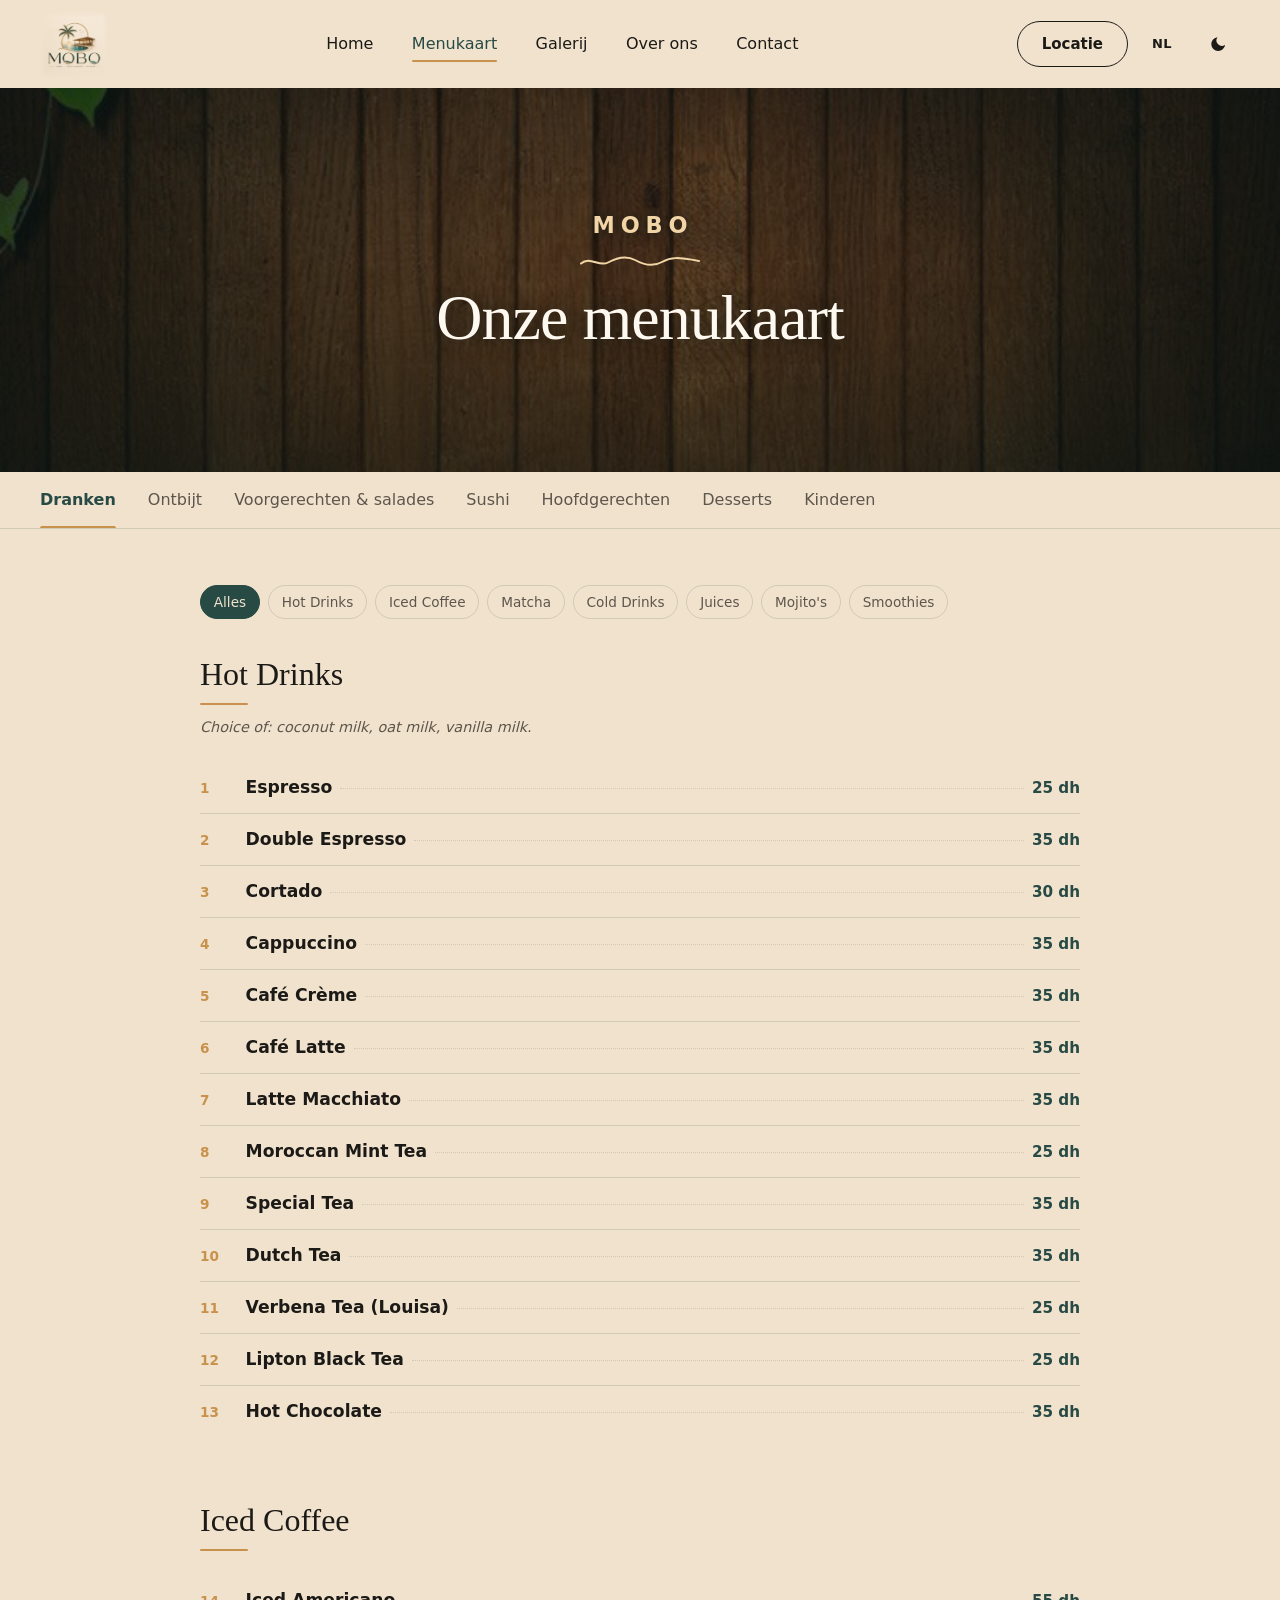
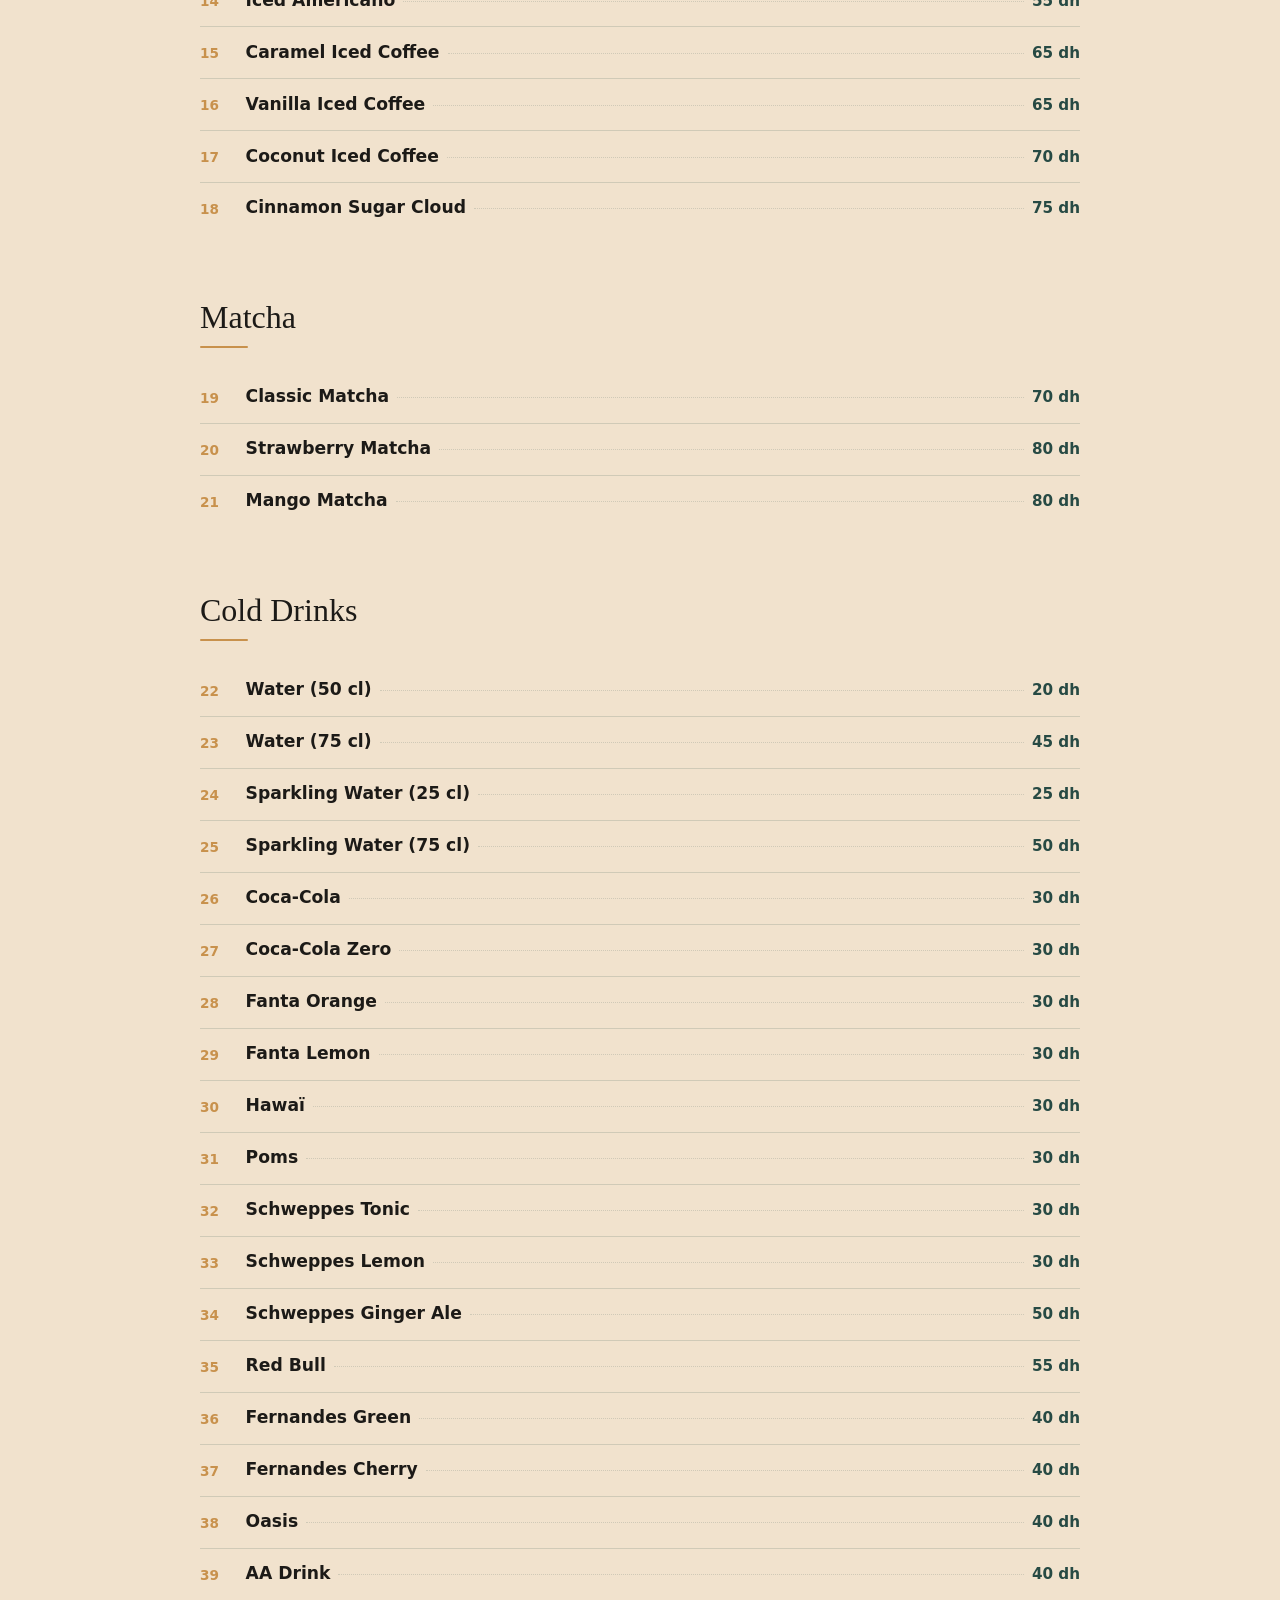
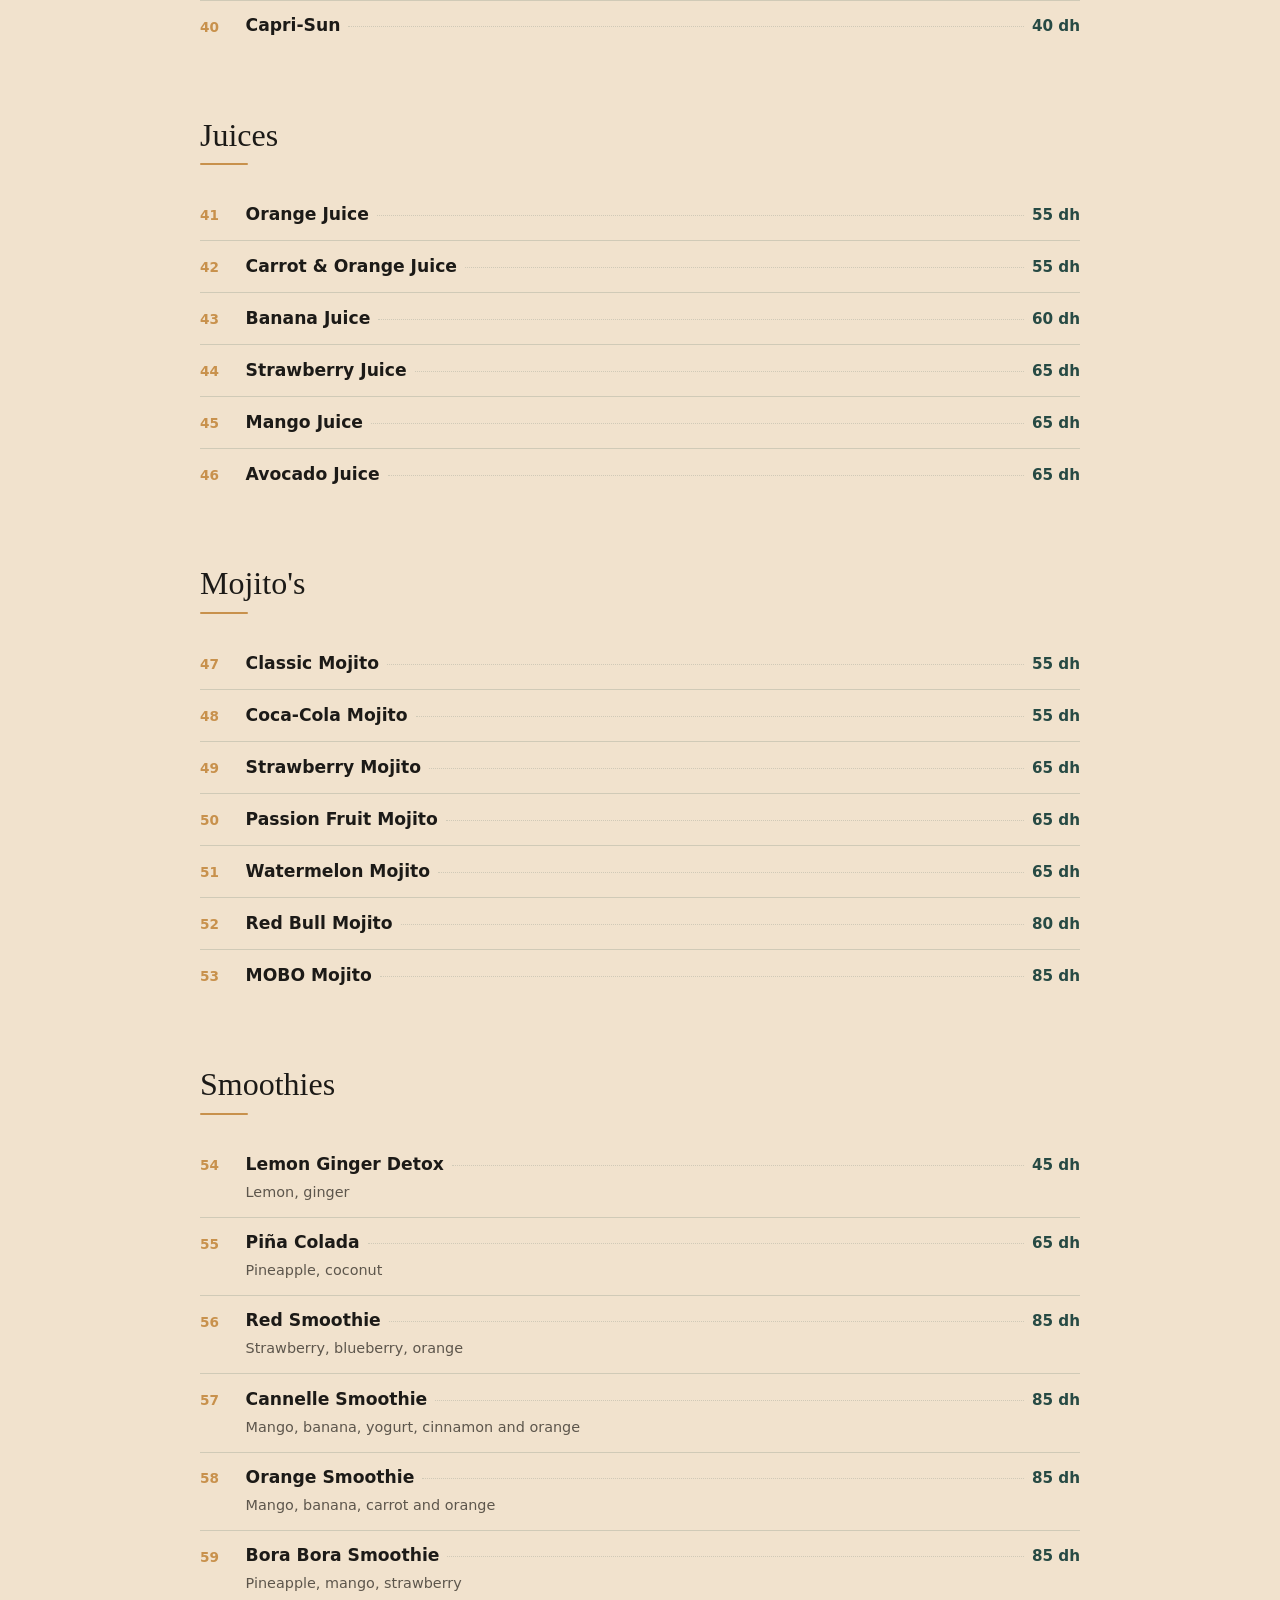
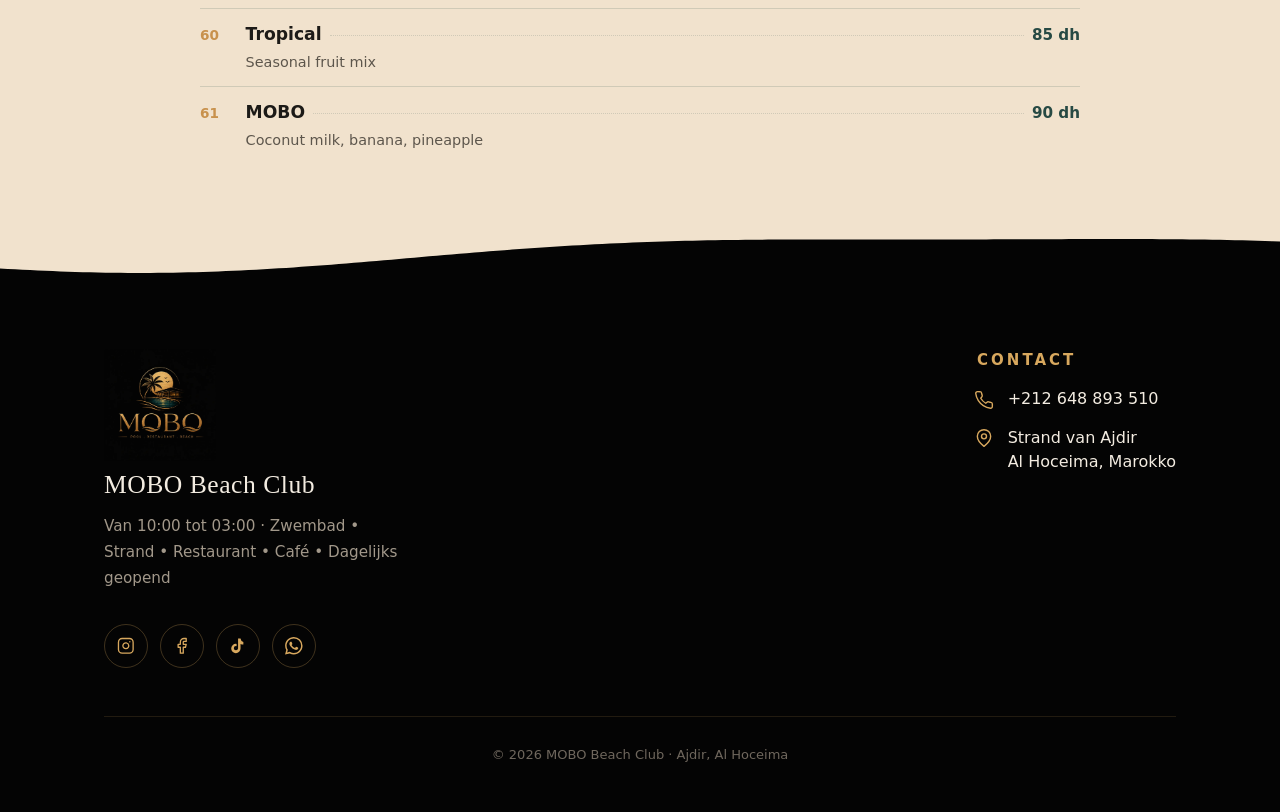
<file: nl/menu.html>
<!doctype html>
<html lang="nl" data-theme="light">

<!-- ============================================================
     TEMPLATE — do not edit menu.html directly, it is generated.
     Edit this shell or mobo_menu.json, then run: node build-menu.js
     ============================================================ -->

<head>
    <meta charset="utf-8">
    <meta name="viewport" content="width=device-width, initial-scale=1">

    <title>Menukaart — MOBO Beach Club | Ajdir, Al Hoceima</title>
    <meta name="description" content="De volledige menukaart van MOBO Beach Club — koffie, sappen, ontbijt, salades, sushi, grill, pizza, pasta, burgers en desserts. Strand van Ajdir, Al Hoceima, Marokko.">
    <link rel="canonical" href="https://mobo.ajdir.workers.dev/nl/menu">

    <link rel="alternate" hreflang="en" href="https://mobo.ajdir.workers.dev/menu">
    <link rel="alternate" hreflang="fr" href="https://mobo.ajdir.workers.dev/fr/menu">
    <link rel="alternate" hreflang="nl" href="https://mobo.ajdir.workers.dev/nl/menu">
    <link rel="alternate" hreflang="x-default" href="https://mobo.ajdir.workers.dev/menu">

    <link rel="icon" href="../assets/favicon.jpg" type="image/jpeg">
    <link rel="apple-touch-icon" href="../assets/favicon.jpg">
    <meta name="theme-color" content="#1b342f">

    <meta property="og:type" content="restaurant">
    <meta property="og:site_name" content="MOBO Beach Club">
    <meta property="og:title" content="Menukaart — MOBO Beach Club">
    <meta property="og:description" content="Koffie, sappen, ontbijt, salades, sushi, grill, pizza, burgers en desserts. Dagelijks geopend van 10:00 tot 03:00.">
    <meta property="og:image" content="https://mobo.ajdir.workers.dev/assets/og-image.jpg">
    <meta property="og:image:width" content="1200">
    <meta property="og:image:height" content="630">
    <meta property="og:locale" content="nl">
    <meta name="twitter:card" content="summary_large_image">

    <!-- Light by default; dark is opt-in via the toggle. Matches index.html. -->
    <script>
        (function () {
            try {
                document.documentElement.dataset.theme =
                    localStorage.getItem("mobo-theme") === "dark" ? "dark" : "light";
            } catch (e) {
                document.documentElement.dataset.theme = "light";
            }
        })();
    </script>

    <link rel="stylesheet" href="../index.css">
    <link rel="stylesheet" href="../menu.css">
    <script defer src="../index.js"></script>
    <script defer src="../menu.js"></script>
</head>

<body>
    <a class="skip-link" href="#main">Naar de hoofdinhoud</a>

    <header class="nav" id="nav">
        <div class="nav__inner">

            <a class="nav__logo" href="index.html" aria-label="MOBO Beach Club — home">
                <img class="nav__logo-img nav__logo-img--light" src="../assets/logo/whitelogo.webp"
                     width="1254" height="1254" alt="MOBO Beach Club"
                     fetchpriority="high" decoding="async">
                <img class="nav__logo-img nav__logo-img--dark" src="../assets/logo/blacklogo.webp"
                     width="1254" height="1254" alt="" aria-hidden="true" decoding="async">
            </a>

            <nav class="nav__menu" id="nav-menu" aria-label="Hoofdnavigatie">
                <ul class="nav__list">
                    <li class="nav__item"><a class="nav__link" href="/nl/">Home</a></li>
                    <li class="nav__item"><a class="nav__link is-active" href="menu.html" aria-current="page">Menukaart</a></li>
                    <li class="nav__item"><a class="nav__link" href="index.html#dishes">Galerij</a></li>
                    <li class="nav__item"><a class="nav__link" href="index.html#about">Over ons</a></li>
                    <li class="nav__item"><a class="nav__link" href="index.html#contact">Contact</a></li>
                </ul>
            </nav>

            <div class="nav__actions">
                <a class="nav__cta" href="index.html#contact">Locatie</a>

                <!-- Points at the French MENU, not the French homepage: switching
                     language should keep you on the page you were reading. -->
                <div class="nav__lang" id="nav-lang">
                    <button class="nav__lang-btn" id="lang-toggle" type="button"
                            aria-expanded="false" aria-controls="lang-list"
                            aria-label="Kies taal — huidig: Nederlands">NL</button>
                    <ul class="nav__lang-list" id="lang-list" hidden>
                        <li><a class="nav__lang-link" href="/menu.html"
                               hreflang="en" lang="en">English</a></li>
                        <li><a class="nav__lang-link" href="/fr/menu.html"
                               hreflang="fr" lang="fr">Français</a></li>
                        <li><a class="nav__lang-link is-current" href="/nl/menu.html"
                               hreflang="nl" lang="nl" aria-current="true">Nederlands</a></li>
                    </ul>
                </div>

                <button class="nav__theme" id="theme-toggle" type="button"
                        aria-label="Overschakelen naar donkere modus" aria-pressed="false"
                        data-label-dark="Overschakelen naar donkere modus"
                        data-label-light="Overschakelen naar lichte modus">
                    <svg class="nav__icon nav__icon--moon" viewBox="0 0 24 24" aria-hidden="true">
                        <path d="M21 12.8A9 9 0 1 1 11.2 3a7 7 0 0 0 9.8 9.8Z" />
                    </svg>
                    <svg class="nav__icon nav__icon--sun" viewBox="0 0 24 24" aria-hidden="true">
                        <circle cx="12" cy="12" r="4.2" />
                        <path d="M12 2.2v2.3M12 19.5v2.3M4.5 4.5l1.6 1.6M17.9 17.9l1.6 1.6M2.2 12h2.3M19.5 12h2.3M4.5 19.5l1.6-1.6M17.9 6.1l1.6-1.6" />
                    </svg>
                </button>

                <button class="nav__burger" id="nav-burger" type="button"
                        aria-label="Menu openen" aria-expanded="false" aria-controls="nav-menu"
                        data-label-open="Menu openen" data-label-close="Menu sluiten">
                    <span class="nav__burger-bars" aria-hidden="true"></span>
                </button>
            </div>

        </div>
    </header>

    <main id="main">

        <section class="m-head">
            <div class="m-head__inner">
                <span class="m-head__topper">MOBO</span>
                <svg class="m-head__wave" viewBox="0 0 120 12" aria-hidden="true">
                    <path d="M1 7.5c9-8 18 4 27-1s18-7.5 27-2.5 18 7 27 2 15-5 37-1" />
                </svg>
                <h1 class="m-head__title">Onze menukaart</h1>
            </div>
        </section>

        <div class="m-tabs" id="m-tabs" aria-label="Onderdelen van de kaart">
            <div class="m-tabs__list">
                <a class="m-tab" href="#drinks" data-group="drinks" id="tab-drinks">Dranken</a>
<a class="m-tab" href="#breakfast" data-group="breakfast" id="tab-breakfast">Ontbijt</a>
<a class="m-tab" href="#starters" data-group="starters" id="tab-starters">Voorgerechten &amp; salades</a>
<a class="m-tab" href="#sushi" data-group="sushi" id="tab-sushi">Sushi</a>
<a class="m-tab" href="#mains" data-group="mains" id="tab-mains">Hoofdgerechten</a>
<a class="m-tab" href="#desserts" data-group="desserts" id="tab-desserts">Desserts</a>
<a class="m-tab" href="#kids" data-group="kids" id="tab-kids">Kinderen</a>
            </div>
        </div>

        <div class="m-body" id="m-body">
            <section class="m-panel" id="drinks" data-group="drinks" aria-labelledby="tab-drinks">
<div class="m-sub">
<label class="m-sub__label" for="sub-drinks">Filter: Dranken</label>
<select class="m-sub__select" id="sub-drinks"><option value="all">Alles — Dranken</option>
<option value="hot-drinks">Hot Drinks</option>
<option value="iced-coffee">Iced Coffee</option>
<option value="matcha">Matcha</option>
<option value="cold-drinks">Cold Drinks</option>
<option value="juices">Juices</option>
<option value="mojito-s">Mojito's</option>
<option value="smoothies">Smoothies</option></select>
<ul class="m-sub__list"><li><a class="m-sub__chip" href="#drinks" data-sub="all">Alles</a></li>
<li><a class="m-sub__chip" href="#drinks/hot-drinks" data-sub="hot-drinks">Hot Drinks</a></li>
<li><a class="m-sub__chip" href="#drinks/iced-coffee" data-sub="iced-coffee">Iced Coffee</a></li>
<li><a class="m-sub__chip" href="#drinks/matcha" data-sub="matcha">Matcha</a></li>
<li><a class="m-sub__chip" href="#drinks/cold-drinks" data-sub="cold-drinks">Cold Drinks</a></li>
<li><a class="m-sub__chip" href="#drinks/juices" data-sub="juices">Juices</a></li>
<li><a class="m-sub__chip" href="#drinks/mojito-s" data-sub="mojito-s">Mojito's</a></li>
<li><a class="m-sub__chip" href="#drinks/smoothies" data-sub="smoothies">Smoothies</a></li></ul>
</div>
<div class="m-cats">
<section class="m-cat" id="hot-drinks" data-sub="hot-drinks" aria-labelledby="hot-drinks-h">
<h2 class="m-cat__title" id="hot-drinks-h">Hot Drinks</h2>
<p class="m-cat__note">Choice of: coconut milk, oat milk, vanilla milk.</p>
<ul class="m-list">
<li class="m-item"><span class="m-item__num" aria-hidden="true">1</span><div class="m-item__body"><div class="m-item__head"><h3 class="m-item__name">Espresso</h3><span class="m-item__dots" aria-hidden="true"></span><span class="m-item__price">25&nbsp;dh</span></div></div></li><li class="m-item"><span class="m-item__num" aria-hidden="true">2</span><div class="m-item__body"><div class="m-item__head"><h3 class="m-item__name">Double Espresso</h3><span class="m-item__dots" aria-hidden="true"></span><span class="m-item__price">35&nbsp;dh</span></div></div></li><li class="m-item"><span class="m-item__num" aria-hidden="true">3</span><div class="m-item__body"><div class="m-item__head"><h3 class="m-item__name">Cortado</h3><span class="m-item__dots" aria-hidden="true"></span><span class="m-item__price">30&nbsp;dh</span></div></div></li><li class="m-item"><span class="m-item__num" aria-hidden="true">4</span><div class="m-item__body"><div class="m-item__head"><h3 class="m-item__name">Cappuccino</h3><span class="m-item__dots" aria-hidden="true"></span><span class="m-item__price">35&nbsp;dh</span></div></div></li><li class="m-item"><span class="m-item__num" aria-hidden="true">5</span><div class="m-item__body"><div class="m-item__head"><h3 class="m-item__name">Café Crème</h3><span class="m-item__dots" aria-hidden="true"></span><span class="m-item__price">35&nbsp;dh</span></div></div></li><li class="m-item"><span class="m-item__num" aria-hidden="true">6</span><div class="m-item__body"><div class="m-item__head"><h3 class="m-item__name">Café Latte</h3><span class="m-item__dots" aria-hidden="true"></span><span class="m-item__price">35&nbsp;dh</span></div></div></li><li class="m-item"><span class="m-item__num" aria-hidden="true">7</span><div class="m-item__body"><div class="m-item__head"><h3 class="m-item__name">Latte Macchiato</h3><span class="m-item__dots" aria-hidden="true"></span><span class="m-item__price">35&nbsp;dh</span></div></div></li><li class="m-item"><span class="m-item__num" aria-hidden="true">8</span><div class="m-item__body"><div class="m-item__head"><h3 class="m-item__name">Moroccan Mint Tea</h3><span class="m-item__dots" aria-hidden="true"></span><span class="m-item__price">25&nbsp;dh</span></div></div></li><li class="m-item"><span class="m-item__num" aria-hidden="true">9</span><div class="m-item__body"><div class="m-item__head"><h3 class="m-item__name">Special Tea</h3><span class="m-item__dots" aria-hidden="true"></span><span class="m-item__price">35&nbsp;dh</span></div></div></li><li class="m-item"><span class="m-item__num" aria-hidden="true">10</span><div class="m-item__body"><div class="m-item__head"><h3 class="m-item__name">Dutch Tea</h3><span class="m-item__dots" aria-hidden="true"></span><span class="m-item__price">35&nbsp;dh</span></div></div></li><li class="m-item"><span class="m-item__num" aria-hidden="true">11</span><div class="m-item__body"><div class="m-item__head"><h3 class="m-item__name">Verbena Tea (Louisa)</h3><span class="m-item__dots" aria-hidden="true"></span><span class="m-item__price">25&nbsp;dh</span></div></div></li><li class="m-item"><span class="m-item__num" aria-hidden="true">12</span><div class="m-item__body"><div class="m-item__head"><h3 class="m-item__name">Lipton Black Tea</h3><span class="m-item__dots" aria-hidden="true"></span><span class="m-item__price">25&nbsp;dh</span></div></div></li><li class="m-item"><span class="m-item__num" aria-hidden="true">13</span><div class="m-item__body"><div class="m-item__head"><h3 class="m-item__name">Hot Chocolate</h3><span class="m-item__dots" aria-hidden="true"></span><span class="m-item__price">35&nbsp;dh</span></div></div></li>
</ul>
</section>

<section class="m-cat" id="iced-coffee" data-sub="iced-coffee" aria-labelledby="iced-coffee-h">
<h2 class="m-cat__title" id="iced-coffee-h">Iced Coffee</h2>

<ul class="m-list">
<li class="m-item"><span class="m-item__num" aria-hidden="true">14</span><div class="m-item__body"><div class="m-item__head"><h3 class="m-item__name">Iced Americano</h3><span class="m-item__dots" aria-hidden="true"></span><span class="m-item__price">55&nbsp;dh</span></div></div></li><li class="m-item"><span class="m-item__num" aria-hidden="true">15</span><div class="m-item__body"><div class="m-item__head"><h3 class="m-item__name">Caramel Iced Coffee</h3><span class="m-item__dots" aria-hidden="true"></span><span class="m-item__price">65&nbsp;dh</span></div></div></li><li class="m-item"><span class="m-item__num" aria-hidden="true">16</span><div class="m-item__body"><div class="m-item__head"><h3 class="m-item__name">Vanilla Iced Coffee</h3><span class="m-item__dots" aria-hidden="true"></span><span class="m-item__price">65&nbsp;dh</span></div></div></li><li class="m-item"><span class="m-item__num" aria-hidden="true">17</span><div class="m-item__body"><div class="m-item__head"><h3 class="m-item__name">Coconut Iced Coffee</h3><span class="m-item__dots" aria-hidden="true"></span><span class="m-item__price">70&nbsp;dh</span></div></div></li><li class="m-item"><span class="m-item__num" aria-hidden="true">18</span><div class="m-item__body"><div class="m-item__head"><h3 class="m-item__name">Cinnamon Sugar Cloud</h3><span class="m-item__dots" aria-hidden="true"></span><span class="m-item__price">75&nbsp;dh</span></div></div></li>
</ul>
</section>

<section class="m-cat" id="matcha" data-sub="matcha" aria-labelledby="matcha-h">
<h2 class="m-cat__title" id="matcha-h">Matcha</h2>

<ul class="m-list">
<li class="m-item"><span class="m-item__num" aria-hidden="true">19</span><div class="m-item__body"><div class="m-item__head"><h3 class="m-item__name">Classic Matcha</h3><span class="m-item__dots" aria-hidden="true"></span><span class="m-item__price">70&nbsp;dh</span></div></div></li><li class="m-item"><span class="m-item__num" aria-hidden="true">20</span><div class="m-item__body"><div class="m-item__head"><h3 class="m-item__name">Strawberry Matcha</h3><span class="m-item__dots" aria-hidden="true"></span><span class="m-item__price">80&nbsp;dh</span></div></div></li><li class="m-item"><span class="m-item__num" aria-hidden="true">21</span><div class="m-item__body"><div class="m-item__head"><h3 class="m-item__name">Mango Matcha</h3><span class="m-item__dots" aria-hidden="true"></span><span class="m-item__price">80&nbsp;dh</span></div></div></li>
</ul>
</section>

<section class="m-cat" id="cold-drinks" data-sub="cold-drinks" aria-labelledby="cold-drinks-h">
<h2 class="m-cat__title" id="cold-drinks-h">Cold Drinks</h2>

<ul class="m-list">
<li class="m-item"><span class="m-item__num" aria-hidden="true">22</span><div class="m-item__body"><div class="m-item__head"><h3 class="m-item__name">Water (50 cl)</h3><span class="m-item__dots" aria-hidden="true"></span><span class="m-item__price">20&nbsp;dh</span></div></div></li><li class="m-item"><span class="m-item__num" aria-hidden="true">23</span><div class="m-item__body"><div class="m-item__head"><h3 class="m-item__name">Water (75 cl)</h3><span class="m-item__dots" aria-hidden="true"></span><span class="m-item__price">45&nbsp;dh</span></div></div></li><li class="m-item"><span class="m-item__num" aria-hidden="true">24</span><div class="m-item__body"><div class="m-item__head"><h3 class="m-item__name">Sparkling Water (25 cl)</h3><span class="m-item__dots" aria-hidden="true"></span><span class="m-item__price">25&nbsp;dh</span></div></div></li><li class="m-item"><span class="m-item__num" aria-hidden="true">25</span><div class="m-item__body"><div class="m-item__head"><h3 class="m-item__name">Sparkling Water (75 cl)</h3><span class="m-item__dots" aria-hidden="true"></span><span class="m-item__price">50&nbsp;dh</span></div></div></li><li class="m-item"><span class="m-item__num" aria-hidden="true">26</span><div class="m-item__body"><div class="m-item__head"><h3 class="m-item__name">Coca-Cola</h3><span class="m-item__dots" aria-hidden="true"></span><span class="m-item__price">30&nbsp;dh</span></div></div></li><li class="m-item"><span class="m-item__num" aria-hidden="true">27</span><div class="m-item__body"><div class="m-item__head"><h3 class="m-item__name">Coca-Cola Zero</h3><span class="m-item__dots" aria-hidden="true"></span><span class="m-item__price">30&nbsp;dh</span></div></div></li><li class="m-item"><span class="m-item__num" aria-hidden="true">28</span><div class="m-item__body"><div class="m-item__head"><h3 class="m-item__name">Fanta Orange</h3><span class="m-item__dots" aria-hidden="true"></span><span class="m-item__price">30&nbsp;dh</span></div></div></li><li class="m-item"><span class="m-item__num" aria-hidden="true">29</span><div class="m-item__body"><div class="m-item__head"><h3 class="m-item__name">Fanta Lemon</h3><span class="m-item__dots" aria-hidden="true"></span><span class="m-item__price">30&nbsp;dh</span></div></div></li><li class="m-item"><span class="m-item__num" aria-hidden="true">30</span><div class="m-item__body"><div class="m-item__head"><h3 class="m-item__name">Hawaï</h3><span class="m-item__dots" aria-hidden="true"></span><span class="m-item__price">30&nbsp;dh</span></div></div></li><li class="m-item"><span class="m-item__num" aria-hidden="true">31</span><div class="m-item__body"><div class="m-item__head"><h3 class="m-item__name">Poms</h3><span class="m-item__dots" aria-hidden="true"></span><span class="m-item__price">30&nbsp;dh</span></div></div></li><li class="m-item"><span class="m-item__num" aria-hidden="true">32</span><div class="m-item__body"><div class="m-item__head"><h3 class="m-item__name">Schweppes Tonic</h3><span class="m-item__dots" aria-hidden="true"></span><span class="m-item__price">30&nbsp;dh</span></div></div></li><li class="m-item"><span class="m-item__num" aria-hidden="true">33</span><div class="m-item__body"><div class="m-item__head"><h3 class="m-item__name">Schweppes Lemon</h3><span class="m-item__dots" aria-hidden="true"></span><span class="m-item__price">30&nbsp;dh</span></div></div></li><li class="m-item"><span class="m-item__num" aria-hidden="true">34</span><div class="m-item__body"><div class="m-item__head"><h3 class="m-item__name">Schweppes Ginger Ale</h3><span class="m-item__dots" aria-hidden="true"></span><span class="m-item__price">50&nbsp;dh</span></div></div></li><li class="m-item"><span class="m-item__num" aria-hidden="true">35</span><div class="m-item__body"><div class="m-item__head"><h3 class="m-item__name">Red Bull</h3><span class="m-item__dots" aria-hidden="true"></span><span class="m-item__price">55&nbsp;dh</span></div></div></li><li class="m-item"><span class="m-item__num" aria-hidden="true">36</span><div class="m-item__body"><div class="m-item__head"><h3 class="m-item__name">Fernandes Green</h3><span class="m-item__dots" aria-hidden="true"></span><span class="m-item__price">40&nbsp;dh</span></div></div></li><li class="m-item"><span class="m-item__num" aria-hidden="true">37</span><div class="m-item__body"><div class="m-item__head"><h3 class="m-item__name">Fernandes Cherry</h3><span class="m-item__dots" aria-hidden="true"></span><span class="m-item__price">40&nbsp;dh</span></div></div></li><li class="m-item"><span class="m-item__num" aria-hidden="true">38</span><div class="m-item__body"><div class="m-item__head"><h3 class="m-item__name">Oasis</h3><span class="m-item__dots" aria-hidden="true"></span><span class="m-item__price">40&nbsp;dh</span></div></div></li><li class="m-item"><span class="m-item__num" aria-hidden="true">39</span><div class="m-item__body"><div class="m-item__head"><h3 class="m-item__name">AA Drink</h3><span class="m-item__dots" aria-hidden="true"></span><span class="m-item__price">40&nbsp;dh</span></div></div></li><li class="m-item"><span class="m-item__num" aria-hidden="true">40</span><div class="m-item__body"><div class="m-item__head"><h3 class="m-item__name">Capri-Sun</h3><span class="m-item__dots" aria-hidden="true"></span><span class="m-item__price">40&nbsp;dh</span></div></div></li>
</ul>
</section>

<section class="m-cat" id="juices" data-sub="juices" aria-labelledby="juices-h">
<h2 class="m-cat__title" id="juices-h">Juices</h2>

<ul class="m-list">
<li class="m-item"><span class="m-item__num" aria-hidden="true">41</span><div class="m-item__body"><div class="m-item__head"><h3 class="m-item__name">Orange Juice</h3><span class="m-item__dots" aria-hidden="true"></span><span class="m-item__price">55&nbsp;dh</span></div></div></li><li class="m-item"><span class="m-item__num" aria-hidden="true">42</span><div class="m-item__body"><div class="m-item__head"><h3 class="m-item__name">Carrot &amp; Orange Juice</h3><span class="m-item__dots" aria-hidden="true"></span><span class="m-item__price">55&nbsp;dh</span></div></div></li><li class="m-item"><span class="m-item__num" aria-hidden="true">43</span><div class="m-item__body"><div class="m-item__head"><h3 class="m-item__name">Banana Juice</h3><span class="m-item__dots" aria-hidden="true"></span><span class="m-item__price">60&nbsp;dh</span></div></div></li><li class="m-item"><span class="m-item__num" aria-hidden="true">44</span><div class="m-item__body"><div class="m-item__head"><h3 class="m-item__name">Strawberry Juice</h3><span class="m-item__dots" aria-hidden="true"></span><span class="m-item__price">65&nbsp;dh</span></div></div></li><li class="m-item"><span class="m-item__num" aria-hidden="true">45</span><div class="m-item__body"><div class="m-item__head"><h3 class="m-item__name">Mango Juice</h3><span class="m-item__dots" aria-hidden="true"></span><span class="m-item__price">65&nbsp;dh</span></div></div></li><li class="m-item"><span class="m-item__num" aria-hidden="true">46</span><div class="m-item__body"><div class="m-item__head"><h3 class="m-item__name">Avocado Juice</h3><span class="m-item__dots" aria-hidden="true"></span><span class="m-item__price">65&nbsp;dh</span></div></div></li>
</ul>
</section>

<section class="m-cat" id="mojito-s" data-sub="mojito-s" aria-labelledby="mojito-s-h">
<h2 class="m-cat__title" id="mojito-s-h">Mojito's</h2>

<ul class="m-list">
<li class="m-item"><span class="m-item__num" aria-hidden="true">47</span><div class="m-item__body"><div class="m-item__head"><h3 class="m-item__name">Classic Mojito</h3><span class="m-item__dots" aria-hidden="true"></span><span class="m-item__price">55&nbsp;dh</span></div></div></li><li class="m-item"><span class="m-item__num" aria-hidden="true">48</span><div class="m-item__body"><div class="m-item__head"><h3 class="m-item__name">Coca-Cola Mojito</h3><span class="m-item__dots" aria-hidden="true"></span><span class="m-item__price">55&nbsp;dh</span></div></div></li><li class="m-item"><span class="m-item__num" aria-hidden="true">49</span><div class="m-item__body"><div class="m-item__head"><h3 class="m-item__name">Strawberry Mojito</h3><span class="m-item__dots" aria-hidden="true"></span><span class="m-item__price">65&nbsp;dh</span></div></div></li><li class="m-item"><span class="m-item__num" aria-hidden="true">50</span><div class="m-item__body"><div class="m-item__head"><h3 class="m-item__name">Passion Fruit Mojito</h3><span class="m-item__dots" aria-hidden="true"></span><span class="m-item__price">65&nbsp;dh</span></div></div></li><li class="m-item"><span class="m-item__num" aria-hidden="true">51</span><div class="m-item__body"><div class="m-item__head"><h3 class="m-item__name">Watermelon Mojito</h3><span class="m-item__dots" aria-hidden="true"></span><span class="m-item__price">65&nbsp;dh</span></div></div></li><li class="m-item"><span class="m-item__num" aria-hidden="true">52</span><div class="m-item__body"><div class="m-item__head"><h3 class="m-item__name">Red Bull Mojito</h3><span class="m-item__dots" aria-hidden="true"></span><span class="m-item__price">80&nbsp;dh</span></div></div></li><li class="m-item"><span class="m-item__num" aria-hidden="true">53</span><div class="m-item__body"><div class="m-item__head"><h3 class="m-item__name">MOBO Mojito</h3><span class="m-item__dots" aria-hidden="true"></span><span class="m-item__price">85&nbsp;dh</span></div></div></li>
</ul>
</section>

<section class="m-cat" id="smoothies" data-sub="smoothies" aria-labelledby="smoothies-h">
<h2 class="m-cat__title" id="smoothies-h">Smoothies</h2>

<ul class="m-list">
<li class="m-item"><span class="m-item__num" aria-hidden="true">54</span><div class="m-item__body"><div class="m-item__head"><h3 class="m-item__name">Lemon Ginger Detox</h3><span class="m-item__dots" aria-hidden="true"></span><span class="m-item__price">45&nbsp;dh</span></div><p class="m-item__desc">Lemon, ginger</p></div></li><li class="m-item"><span class="m-item__num" aria-hidden="true">55</span><div class="m-item__body"><div class="m-item__head"><h3 class="m-item__name">Piña Colada</h3><span class="m-item__dots" aria-hidden="true"></span><span class="m-item__price">65&nbsp;dh</span></div><p class="m-item__desc">Pineapple, coconut</p></div></li><li class="m-item"><span class="m-item__num" aria-hidden="true">56</span><div class="m-item__body"><div class="m-item__head"><h3 class="m-item__name">Red Smoothie</h3><span class="m-item__dots" aria-hidden="true"></span><span class="m-item__price">85&nbsp;dh</span></div><p class="m-item__desc">Strawberry, blueberry, orange</p></div></li><li class="m-item"><span class="m-item__num" aria-hidden="true">57</span><div class="m-item__body"><div class="m-item__head"><h3 class="m-item__name">Cannelle Smoothie</h3><span class="m-item__dots" aria-hidden="true"></span><span class="m-item__price">85&nbsp;dh</span></div><p class="m-item__desc">Mango, banana, yogurt, cinnamon and orange</p></div></li><li class="m-item"><span class="m-item__num" aria-hidden="true">58</span><div class="m-item__body"><div class="m-item__head"><h3 class="m-item__name">Orange Smoothie</h3><span class="m-item__dots" aria-hidden="true"></span><span class="m-item__price">85&nbsp;dh</span></div><p class="m-item__desc">Mango, banana, carrot and orange</p></div></li><li class="m-item"><span class="m-item__num" aria-hidden="true">59</span><div class="m-item__body"><div class="m-item__head"><h3 class="m-item__name">Bora Bora Smoothie</h3><span class="m-item__dots" aria-hidden="true"></span><span class="m-item__price">85&nbsp;dh</span></div><p class="m-item__desc">Pineapple, mango, strawberry</p></div></li><li class="m-item"><span class="m-item__num" aria-hidden="true">60</span><div class="m-item__body"><div class="m-item__head"><h3 class="m-item__name">Tropical</h3><span class="m-item__dots" aria-hidden="true"></span><span class="m-item__price">85&nbsp;dh</span></div><p class="m-item__desc">Seasonal fruit mix</p></div></li><li class="m-item"><span class="m-item__num" aria-hidden="true">61</span><div class="m-item__body"><div class="m-item__head"><h3 class="m-item__name">MOBO</h3><span class="m-item__dots" aria-hidden="true"></span><span class="m-item__price">90&nbsp;dh</span></div><p class="m-item__desc">Coconut milk, banana, pineapple</p></div></li>
</ul>
</section>
</div>
</section>

<section class="m-panel" id="breakfast" data-group="breakfast" aria-labelledby="tab-breakfast">
<div class="m-sub">
<label class="m-sub__label" for="sub-breakfast">Filter: Ontbijt</label>
<select class="m-sub__select" id="sub-breakfast"><option value="all">Alles — Ontbijt</option>
<option value="breakfast">Breakfast</option>
<option value="bagel-toast">Bagel / Toast</option>
<option value="french-toast">French Toast</option>
<option value="our-menu-selection">Our Menu Selection</option></select>
<ul class="m-sub__list"><li><a class="m-sub__chip" href="#breakfast" data-sub="all">Alles</a></li>
<li><a class="m-sub__chip" href="#breakfast/breakfast" data-sub="breakfast">Breakfast</a></li>
<li><a class="m-sub__chip" href="#breakfast/bagel-toast" data-sub="bagel-toast">Bagel / Toast</a></li>
<li><a class="m-sub__chip" href="#breakfast/french-toast" data-sub="french-toast">French Toast</a></li>
<li><a class="m-sub__chip" href="#breakfast/our-menu-selection" data-sub="our-menu-selection">Our Menu Selection</a></li></ul>
</div>
<div class="m-cats">
<section class="m-cat" id="breakfast" data-sub="breakfast" aria-labelledby="breakfast-h">
<h2 class="m-cat__title" id="breakfast-h">Breakfast</h2>

<ul class="m-list">
<li class="m-item"><span class="m-item__num" aria-hidden="true">1</span><div class="m-item__body"><div class="m-item__head"><h3 class="m-item__name">Traditional</h3><span class="m-item__dots" aria-hidden="true"></span><span class="m-item__price">90&nbsp;dh</span></div><p class="m-item__desc">Msemmen, harcha, eggs of your choice (boiled, fried or cheese omelette), olive oil, jam and butter. Includes a hot drink, a fresh juice of your choice, and mineral water.</p></div></li><li class="m-item"><span class="m-item__num" aria-hidden="true">2</span><div class="m-item__body"><div class="m-item__head"><h3 class="m-item__name">MOBO</h3><span class="m-item__dots" aria-hidden="true"></span><span class="m-item__price">130&nbsp;dh</span></div><p class="m-item__desc">Toast with scrambled eggs, avocado and smoked salmon, served with fresh fruit yogurt and granola. Includes a hot drink, a fresh juice of your choice, and mineral water.</p></div></li><li class="m-item"><span class="m-item__num" aria-hidden="true">3</span><div class="m-item__body"><div class="m-item__head"><h3 class="m-item__name">Kids</h3><span class="m-item__dots" aria-hidden="true"></span><span class="m-item__price">70&nbsp;dh</span></div><p class="m-item__desc">2 eggs of your choice (boiled or fried), cornflakes, hot chocolate and a pain au chocolat. Mini-crêpe, orange juice and mineral water.</p></div></li>
</ul>
</section>

<section class="m-cat" id="bagel-toast" data-sub="bagel-toast" aria-labelledby="bagel-toast-h">
<h2 class="m-cat__title" id="bagel-toast-h">Bagel / Toast</h2>

<ul class="m-list">
<li class="m-item"><span class="m-item__num" aria-hidden="true">4</span><div class="m-item__body"><div class="m-item__head"><h3 class="m-item__name">Bagel / Toast Cheese</h3><span class="m-item__dots" aria-hidden="true"></span><span class="m-item__price">80&nbsp;dh</span></div><p class="m-item__desc">Scrambled eggs and cheddar</p></div></li><li class="m-item"><span class="m-item__num" aria-hidden="true">5</span><div class="m-item__body"><div class="m-item__head"><h3 class="m-item__name">Bagel / Toast Avocado</h3><span class="m-item__dots" aria-hidden="true"></span><span class="m-item__price">85&nbsp;dh</span></div><p class="m-item__desc">Cheese, avocado, scrambled eggs and walnuts</p></div></li><li class="m-item"><span class="m-item__num" aria-hidden="true">6</span><div class="m-item__body"><div class="m-item__head"><h3 class="m-item__name">Bagel / Toast Chicken</h3><span class="m-item__dots" aria-hidden="true"></span><span class="m-item__price">90&nbsp;dh</span></div><p class="m-item__desc">Cheddar cheese, chicken fillet, tomato and avocado</p></div></li><li class="m-item"><span class="m-item__num" aria-hidden="true">7</span><div class="m-item__body"><div class="m-item__head"><h3 class="m-item__name">Bagel / Toast Tuna</h3><span class="m-item__dots" aria-hidden="true"></span><span class="m-item__price">90&nbsp;dh</span></div><p class="m-item__desc">Tuna, boiled egg, mayonnaise, corn and pickles</p></div></li><li class="m-item"><span class="m-item__num" aria-hidden="true">8</span><div class="m-item__body"><div class="m-item__head"><h3 class="m-item__name">Bagel / Toast Salmon</h3><span class="m-item__dots" aria-hidden="true"></span><span class="m-item__price">95&nbsp;dh</span></div><p class="m-item__desc">Cream cheese, scrambled eggs, avocado and smoked salmon</p></div></li>
</ul>
</section>

<section class="m-cat" id="french-toast" data-sub="french-toast" aria-labelledby="french-toast-h">
<h2 class="m-cat__title" id="french-toast-h">French Toast</h2>
<p class="m-cat__note">Extras: Jben 10 dh, olive oil 10 dh, cheese 10 dh, butter 10 dh, jam 10 dh, La Vache qui Rit (cheese) 5 dh</p>
<ul class="m-list">
<li class="m-item"><span class="m-item__num" aria-hidden="true">9</span><div class="m-item__body"><div class="m-item__head"><h3 class="m-item__name">Honey French Toast</h3><span class="m-item__dots" aria-hidden="true"></span><span class="m-item__price">75&nbsp;dh</span></div><p class="m-item__desc">Butter, honey, cinnamon and whipped cream</p></div></li><li class="m-item"><span class="m-item__num" aria-hidden="true">10</span><div class="m-item__body"><div class="m-item__head"><h3 class="m-item__name">Lotus French Toast</h3><span class="m-item__dots" aria-hidden="true"></span><span class="m-item__price">80&nbsp;dh</span></div><p class="m-item__desc">Lotus, banana, honey and whipped cream</p></div></li><li class="m-item"><span class="m-item__num" aria-hidden="true">11</span><div class="m-item__body"><div class="m-item__head"><h3 class="m-item__name">Nutella French Toast</h3><span class="m-item__dots" aria-hidden="true"></span><span class="m-item__price">80&nbsp;dh</span></div><p class="m-item__desc">Nutella, nuts and whipped cream</p></div></li><li class="m-item"><span class="m-item__num" aria-hidden="true">12</span><div class="m-item__body"><div class="m-item__head"><h3 class="m-item__name">Mango French Toast</h3><span class="m-item__dots" aria-hidden="true"></span><span class="m-item__price">85&nbsp;dh</span></div><p class="m-item__desc">Mango, caramel and whipped cream</p></div></li><li class="m-item"><span class="m-item__num" aria-hidden="true">13</span><div class="m-item__body"><div class="m-item__head"><h3 class="m-item__name">Fruits French Toast</h3><span class="m-item__dots" aria-hidden="true"></span><span class="m-item__price">85&nbsp;dh</span></div><p class="m-item__desc">Seasonal fruit mix, honey and whipped cream</p></div></li>
</ul>
</section>

<section class="m-cat" id="our-menu-selection" data-sub="our-menu-selection" aria-labelledby="our-menu-selection-h">
<h2 class="m-cat__title" id="our-menu-selection-h">Our Menu Selection</h2>

<ul class="m-list">
<li class="m-item"><span class="m-item__num" aria-hidden="true">14</span><div class="m-item__body"><div class="m-item__head"><h3 class="m-item__name">Fried Eggs</h3><span class="m-item__dots" aria-hidden="true"></span><span class="m-item__price">45&nbsp;dh</span></div></div></li><li class="m-item"><span class="m-item__num" aria-hidden="true">15</span><div class="m-item__body"><div class="m-item__head"><h3 class="m-item__name">Plain Omelette</h3><span class="m-item__dots" aria-hidden="true"></span><span class="m-item__price">45&nbsp;dh</span></div></div></li><li class="m-item"><span class="m-item__num" aria-hidden="true">16</span><div class="m-item__body"><div class="m-item__head"><h3 class="m-item__name">Cheese Omelette</h3><span class="m-item__dots" aria-hidden="true"></span><span class="m-item__price">50&nbsp;dh</span></div></div></li><li class="m-item"><span class="m-item__num" aria-hidden="true">17</span><div class="m-item__body"><div class="m-item__head"><h3 class="m-item__name">Vegetable Omelette</h3><span class="m-item__dots" aria-hidden="true"></span><span class="m-item__price">50&nbsp;dh</span></div><p class="m-item__desc">Bell pepper, onion and mushrooms</p></div></li><li class="m-item"><span class="m-item__num" aria-hidden="true">18</span><div class="m-item__body"><div class="m-item__head"><h3 class="m-item__name">Fruit Yogurt</h3><span class="m-item__dots" aria-hidden="true"></span><span class="m-item__price">75&nbsp;dh</span></div></div></li><li class="m-item"><span class="m-item__num" aria-hidden="true">19</span><div class="m-item__body"><div class="m-item__head"><h3 class="m-item__name">Fruitboard (For 2)</h3><span class="m-item__dots" aria-hidden="true"></span><span class="m-item__price">80&nbsp;dh</span></div></div></li>
</ul>
</section>
</div>
</section>

<section class="m-panel" id="starters" data-group="starters" aria-labelledby="tab-starters">
<div class="m-sub">
<label class="m-sub__label" for="sub-starters">Filter: Voorgerechten &amp; salades</label>
<select class="m-sub__select" id="sub-starters"><option value="all">Alles — Voorgerechten &amp; salades</option>
<option value="salads">Salads</option>
<option value="sides">Sides</option>
<option value="soup">Soup</option>
<option value="poke-bowl">Poké Bowl</option></select>
<ul class="m-sub__list"><li><a class="m-sub__chip" href="#starters" data-sub="all">Alles</a></li>
<li><a class="m-sub__chip" href="#starters/salads" data-sub="salads">Salads</a></li>
<li><a class="m-sub__chip" href="#starters/sides" data-sub="sides">Sides</a></li>
<li><a class="m-sub__chip" href="#starters/soup" data-sub="soup">Soup</a></li>
<li><a class="m-sub__chip" href="#starters/poke-bowl" data-sub="poke-bowl">Poké Bowl</a></li></ul>
</div>
<div class="m-cats">
<section class="m-cat" id="salads" data-sub="salads" aria-labelledby="salads-h">
<h2 class="m-cat__title" id="salads-h">Salads</h2>

<ul class="m-list">
<li class="m-item"><span class="m-item__num" aria-hidden="true">1</span><div class="m-item__body"><div class="m-item__head"><h3 class="m-item__name">Quinoa Salad</h3><span class="m-item__dots" aria-hidden="true"></span><span class="m-item__price">110&nbsp;dh</span></div><p class="m-item__desc">Quinoa, red onion, cucumber, tomato, mango, avocado, parsley, bell pepper, honey dressing</p></div></li><li class="m-item"><span class="m-item__num" aria-hidden="true">2</span><div class="m-item__body"><div class="m-item__head"><h3 class="m-item__name">Tuna Salad</h3><span class="m-item__dots" aria-hidden="true"></span><span class="m-item__price">110&nbsp;dh</span></div><p class="m-item__desc">Cherry tomatoes, sweet corn, avocado, cucumber, tuna, egg, black olives</p></div></li><li class="m-item"><span class="m-item__num" aria-hidden="true">3</span><div class="m-item__body"><div class="m-item__head"><h3 class="m-item__name">Caprese Salad</h3><span class="m-item__dots" aria-hidden="true"></span><span class="m-item__price">120&nbsp;dh</span></div><p class="m-item__desc">Avocado, cherry tomatoes, mozzarella, pesto, balsamic dressing</p></div></li><li class="m-item"><span class="m-item__num" aria-hidden="true">4</span><div class="m-item__body"><div class="m-item__head"><h3 class="m-item__name">Caesar Salad</h3><span class="m-item__dots" aria-hidden="true"></span><span class="m-item__price">130&nbsp;dh</span></div><p class="m-item__desc">Choice of: Chicken or Shrimp. Mixed salad, toasted croutons, cherry tomatoes, Parmesan cheese, Caesar dressing</p></div></li><li class="m-item"><span class="m-item__num" aria-hidden="true">5</span><div class="m-item__body"><div class="m-item__head"><h3 class="m-item__name">Exotic Shrimp Salad</h3><span class="m-item__dots" aria-hidden="true"></span><span class="m-item__price">130&nbsp;dh</span></div><p class="m-item__desc">Mixed salad, cherry tomatoes, avocado, mango, kiwi, apple, fried shrimp</p></div></li><li class="m-item"><span class="m-item__num" aria-hidden="true">6</span><div class="m-item__body"><div class="m-item__head"><h3 class="m-item__name">Avocado &amp; Shrimp Tartare</h3><span class="m-item__dots" aria-hidden="true"></span><span class="m-item__price">130&nbsp;dh</span></div><p class="m-item__desc">Mixed salad, avocado purée, shrimp, cocktail sauce</p></div></li><li class="m-item"><span class="m-item__num" aria-hidden="true">7</span><div class="m-item__body"><div class="m-item__head"><h3 class="m-item__name">Salmon Tartare</h3><span class="m-item__dots" aria-hidden="true"></span><span class="m-item__price">150&nbsp;dh</span></div><p class="m-item__desc">Mixed salad, fresh salmon, avocado, cream cheese, lemon dressing</p></div></li><li class="m-item"><span class="m-item__num" aria-hidden="true">8</span><div class="m-item__body"><div class="m-item__head"><h3 class="m-item__name">MOBO Tartare</h3><span class="m-item__dots" aria-hidden="true"></span><span class="m-item__price">170&nbsp;dh</span></div><p class="m-item__desc">Shrimp, calamari, pineapple, avocado, green salad, cherry tomatoes, sweet corn, chef's sauce</p></div></li>
</ul>
</section>

<section class="m-cat" id="sides" data-sub="sides" aria-labelledby="sides-h">
<h2 class="m-cat__title" id="sides-h">Sides</h2>

<ul class="m-list">
<li class="m-item"><span class="m-item__num" aria-hidden="true">13</span><div class="m-item__body"><div class="m-item__head"><h3 class="m-item__name">Edamame</h3><span class="m-item__dots" aria-hidden="true"></span><span class="m-item__price">60&nbsp;dh</span></div></div></li><li class="m-item"><span class="m-item__num" aria-hidden="true">14</span><div class="m-item__body"><div class="m-item__head"><h3 class="m-item__name">Spicy Edamame</h3><span class="m-item__dots" aria-hidden="true"></span><span class="m-item__price">65&nbsp;dh</span></div></div></li><li class="m-item"><span class="m-item__num" aria-hidden="true">15</span><div class="m-item__body"><div class="m-item__head"><h3 class="m-item__name">Fried Calamari</h3><span class="m-item__dots" aria-hidden="true"></span><span class="m-item__price">90&nbsp;dh</span></div></div></li><li class="m-item"><span class="m-item__num" aria-hidden="true">16</span><div class="m-item__body"><div class="m-item__head"><h3 class="m-item__name">Chicken Spring Rolls (3 pcs)</h3><span class="m-item__dots" aria-hidden="true"></span><span class="m-item__price">90&nbsp;dh</span></div></div></li><li class="m-item"><span class="m-item__num" aria-hidden="true">17</span><div class="m-item__body"><div class="m-item__head"><h3 class="m-item__name">Beef Spring Rolls (3 pcs)</h3><span class="m-item__dots" aria-hidden="true"></span><span class="m-item__price">110&nbsp;dh</span></div></div></li><li class="m-item"><span class="m-item__num" aria-hidden="true">18</span><div class="m-item__body"><div class="m-item__head"><h3 class="m-item__name">Chicken Skewers</h3><span class="m-item__dots" aria-hidden="true"></span><span class="m-item__price">90&nbsp;dh</span></div><p class="m-item__desc">3 chicken skewers, honey-soy sauce</p></div></li><li class="m-item"><span class="m-item__num" aria-hidden="true">19</span><div class="m-item__body"><div class="m-item__head"><h3 class="m-item__name">Beef Skewers</h3><span class="m-item__dots" aria-hidden="true"></span><span class="m-item__price">110&nbsp;dh</span></div><p class="m-item__desc">3 beef skewers, honey-ginger sauce</p></div></li><li class="m-item"><span class="m-item__num" aria-hidden="true">20</span><div class="m-item__body"><div class="m-item__head"><h3 class="m-item__name">Salmon Skewers</h3><span class="m-item__dots" aria-hidden="true"></span><span class="m-item__price">120&nbsp;dh</span></div><p class="m-item__desc">3 salmon skewers, teriyaki sauce</p></div></li><li class="m-item"><span class="m-item__num" aria-hidden="true">21</span><div class="m-item__body"><div class="m-item__head"><h3 class="m-item__name">Shrimp Skewers</h3><span class="m-item__dots" aria-hidden="true"></span><span class="m-item__price">120&nbsp;dh</span></div><p class="m-item__desc">3 shrimp skewers, honey-teriyaki sauce</p></div></li><li class="m-item"><span class="m-item__num" aria-hidden="true">22</span><div class="m-item__body"><div class="m-item__head"><h3 class="m-item__name">Dynamite Shrimp</h3><span class="m-item__dots" aria-hidden="true"></span><span class="m-item__price">120&nbsp;dh</span></div></div></li><li class="m-item"><span class="m-item__num" aria-hidden="true">23</span><div class="m-item__body"><div class="m-item__head"><h3 class="m-item__name">Teppanyaki Beef</h3><span class="m-item__dots" aria-hidden="true"></span><span class="m-item__price">130&nbsp;dh</span></div></div></li><li class="m-item"><span class="m-item__num" aria-hidden="true">24</span><div class="m-item__body"><div class="m-item__head"><h3 class="m-item__name">Mussels Pil-Pil</h3><span class="m-item__dots" aria-hidden="true"></span><span class="m-item__price">130&nbsp;dh</span></div></div></li><li class="m-item"><span class="m-item__num" aria-hidden="true">25</span><div class="m-item__body"><div class="m-item__head"><h3 class="m-item__name">Shrimp Pil-Pil</h3><span class="m-item__dots" aria-hidden="true"></span><span class="m-item__price">130&nbsp;dh</span></div></div></li><li class="m-item"><span class="m-item__num" aria-hidden="true">26</span><div class="m-item__body"><div class="m-item__head"><h3 class="m-item__name">Shrimp Tempura (5 pcs)</h3><span class="m-item__dots" aria-hidden="true"></span><span class="m-item__price">140&nbsp;dh</span></div></div></li><li class="m-item"><span class="m-item__num" aria-hidden="true">27</span><div class="m-item__body"><div class="m-item__head"><h3 class="m-item__name">Lamb Chops (3 pcs)</h3><span class="m-item__dots" aria-hidden="true"></span><span class="m-item__price">140&nbsp;dh</span></div><p class="m-item__desc">Honey sauce</p></div></li><li class="m-item"><span class="m-item__num" aria-hidden="true">28</span><div class="m-item__body"><div class="m-item__head"><h3 class="m-item__name">Oysters</h3><span class="m-item__dots" aria-hidden="true"></span><span class="m-item__price">190&nbsp;dh</span></div></div></li>
</ul>
</section>

<section class="m-cat" id="soup" data-sub="soup" aria-labelledby="soup-h">
<h2 class="m-cat__title" id="soup-h">Soup</h2>

<ul class="m-list">
<li class="m-item"><span class="m-item__num" aria-hidden="true">12</span><div class="m-item__body"><div class="m-item__head"><h3 class="m-item__name">Chinese Soup</h3><span class="m-item__dots" aria-hidden="true"></span><span class="m-item__price">110&nbsp;dh</span></div><p class="m-item__desc">(seafood)</p></div></li>
</ul>
</section>

<section class="m-cat" id="poke-bowl" data-sub="poke-bowl" aria-labelledby="poke-bowl-h">
<h2 class="m-cat__title" id="poke-bowl-h">Poké Bowl</h2>

<ul class="m-list">
<li class="m-item"><span class="m-item__num" aria-hidden="true">29</span><div class="m-item__body"><div class="m-item__head"><h3 class="m-item__name">Chicken Poké Bowl</h3><span class="m-item__dots" aria-hidden="true"></span><span class="m-item__price">150&nbsp;dh</span></div><p class="m-item__desc">Sushi rice, fried chicken, avocado, mango, sweet corn, wakame, edamame, crispy onions</p></div></li><li class="m-item"><span class="m-item__num" aria-hidden="true">30</span><div class="m-item__body"><div class="m-item__head"><h3 class="m-item__name">Salmon Poké Bowl</h3><span class="m-item__dots" aria-hidden="true"></span><span class="m-item__price">160&nbsp;dh</span></div><p class="m-item__desc">Sushi rice, marinated raw salmon, avocado, mango, edamame, cucumber, crispy onions, sesame seeds</p></div></li><li class="m-item"><span class="m-item__num" aria-hidden="true">31</span><div class="m-item__body"><div class="m-item__head"><h3 class="m-item__name">Shrimp Poké Bowl</h3><span class="m-item__dots" aria-hidden="true"></span><span class="m-item__price">160&nbsp;dh</span></div><p class="m-item__desc">Sushi rice, shrimp tempura, avocado, wakame, edamame, sweet corn, mango</p></div></li>
</ul>
</section>
</div>
</section>

<section class="m-panel" id="sushi" data-group="sushi" aria-labelledby="tab-sushi">
<div class="m-sub">
<label class="m-sub__label" for="sub-sushi">Filter: Sushi</label>
<select class="m-sub__select" id="sub-sushi"><option value="all">Alles — Sushi</option>
<option value="japanese-art-nigiri-4-pcs">NIGIRI (4 pcs)</option>
<option value="japanese-art-maki-8-pcs">MAKI (8 pcs)</option>
<option value="japanese-art-california-8-pcs">CALIFORNIA (8 pcs)</option>
<option value="japanese-art-aromaki-8-pcs">AROMAKI (8 pcs)</option>
<option value="japanese-art-special-rolls-rice-paper-5-pcs">SPECIAL ROLLS (Rice paper, 5 pcs)</option>
<option value="japanese-art-crunchy-rolls-6-pcs">CRUNCHY ROLLS (6 pcs)</option>
<option value="sushi-sharing-board">Sushi Sharing Board</option></select>
<ul class="m-sub__list"><li><a class="m-sub__chip" href="#sushi" data-sub="all">Alles</a></li>
<li><a class="m-sub__chip" href="#sushi/japanese-art-nigiri-4-pcs" data-sub="japanese-art-nigiri-4-pcs">NIGIRI (4 pcs)</a></li>
<li><a class="m-sub__chip" href="#sushi/japanese-art-maki-8-pcs" data-sub="japanese-art-maki-8-pcs">MAKI (8 pcs)</a></li>
<li><a class="m-sub__chip" href="#sushi/japanese-art-california-8-pcs" data-sub="japanese-art-california-8-pcs">CALIFORNIA (8 pcs)</a></li>
<li><a class="m-sub__chip" href="#sushi/japanese-art-aromaki-8-pcs" data-sub="japanese-art-aromaki-8-pcs">AROMAKI (8 pcs)</a></li>
<li><a class="m-sub__chip" href="#sushi/japanese-art-special-rolls-rice-paper-5-pcs" data-sub="japanese-art-special-rolls-rice-paper-5-pcs">SPECIAL ROLLS (Rice paper, 5 pcs)</a></li>
<li><a class="m-sub__chip" href="#sushi/japanese-art-crunchy-rolls-6-pcs" data-sub="japanese-art-crunchy-rolls-6-pcs">CRUNCHY ROLLS (6 pcs)</a></li>
<li><a class="m-sub__chip" href="#sushi/sushi-sharing-board" data-sub="sushi-sharing-board">Sushi Sharing Board</a></li></ul>
</div>
<div class="m-cats">
<section class="m-cat" id="japanese-art-nigiri-4-pcs" data-sub="japanese-art-nigiri-4-pcs" aria-labelledby="japanese-art-nigiri-4-pcs-h">
<h2 class="m-cat__title" id="japanese-art-nigiri-4-pcs-h">Japanese Art - NIGIRI (4 pcs)</h2>

<ul class="m-list">
<li class="m-item"><span class="m-item__num" aria-hidden="true">32</span><div class="m-item__body"><div class="m-item__head"><h3 class="m-item__name">Nigiri Salmon</h3><span class="m-item__dots" aria-hidden="true"></span><span class="m-item__price">80&nbsp;dh</span></div></div></li><li class="m-item"><span class="m-item__num" aria-hidden="true">33</span><div class="m-item__body"><div class="m-item__head"><h3 class="m-item__name">Nigiri Shrimp</h3><span class="m-item__dots" aria-hidden="true"></span><span class="m-item__price">80&nbsp;dh</span></div></div></li><li class="m-item"><span class="m-item__num" aria-hidden="true">34</span><div class="m-item__body"><div class="m-item__head"><h3 class="m-item__name">Nigiri Salmon &amp; Avocado</h3><span class="m-item__dots" aria-hidden="true"></span><span class="m-item__price">85&nbsp;dh</span></div></div></li>
</ul>
</section>

<section class="m-cat" id="japanese-art-maki-8-pcs" data-sub="japanese-art-maki-8-pcs" aria-labelledby="japanese-art-maki-8-pcs-h">
<h2 class="m-cat__title" id="japanese-art-maki-8-pcs-h">Japanese Art - MAKI (8 pcs)</h2>

<ul class="m-list">
<li class="m-item"><span class="m-item__num" aria-hidden="true">35</span><div class="m-item__body"><div class="m-item__head"><h3 class="m-item__name">Maki Cucumber</h3><span class="m-item__dots" aria-hidden="true"></span><span class="m-item__price">60&nbsp;dh</span></div></div></li><li class="m-item"><span class="m-item__num" aria-hidden="true">36</span><div class="m-item__body"><div class="m-item__head"><h3 class="m-item__name">Maki Avocado</h3><span class="m-item__dots" aria-hidden="true"></span><span class="m-item__price">60&nbsp;dh</span></div></div></li><li class="m-item"><span class="m-item__num" aria-hidden="true">37</span><div class="m-item__body"><div class="m-item__head"><h3 class="m-item__name">Maki Fried Chicken</h3><span class="m-item__dots" aria-hidden="true"></span><span class="m-item__price">60&nbsp;dh</span></div></div></li><li class="m-item"><span class="m-item__num" aria-hidden="true">38</span><div class="m-item__body"><div class="m-item__head"><h3 class="m-item__name">Maki Salmon</h3><span class="m-item__dots" aria-hidden="true"></span><span class="m-item__price">70&nbsp;dh</span></div></div></li><li class="m-item"><span class="m-item__num" aria-hidden="true">39</span><div class="m-item__body"><div class="m-item__head"><h3 class="m-item__name">Maki Salmon &amp; Avocado</h3><span class="m-item__dots" aria-hidden="true"></span><span class="m-item__price">75&nbsp;dh</span></div></div></li><li class="m-item"><span class="m-item__num" aria-hidden="true">40</span><div class="m-item__body"><div class="m-item__head"><h3 class="m-item__name">Maki Shrimp</h3><span class="m-item__dots" aria-hidden="true"></span><span class="m-item__price">75&nbsp;dh</span></div></div></li>
</ul>
</section>

<section class="m-cat" id="japanese-art-california-8-pcs" data-sub="japanese-art-california-8-pcs" aria-labelledby="japanese-art-california-8-pcs-h">
<h2 class="m-cat__title" id="japanese-art-california-8-pcs-h">Japanese Art - CALIFORNIA (8 pcs)</h2>

<ul class="m-list">
<li class="m-item"><span class="m-item__num" aria-hidden="true">41</span><div class="m-item__body"><div class="m-item__head"><h3 class="m-item__name">California Classic</h3><span class="m-item__dots" aria-hidden="true"></span><span class="m-item__price">120&nbsp;dh</span></div><p class="m-item__desc">Surimi, cucumber, avocado, tobiko</p></div></li><li class="m-item"><span class="m-item__num" aria-hidden="true">42</span><div class="m-item__body"><div class="m-item__head"><h3 class="m-item__name">California Chicken</h3><span class="m-item__dots" aria-hidden="true"></span><span class="m-item__price">120&nbsp;dh</span></div><p class="m-item__desc">Fried chicken, avocado, surimi</p></div></li><li class="m-item"><span class="m-item__num" aria-hidden="true">43</span><div class="m-item__body"><div class="m-item__head"><h3 class="m-item__name">Ebi Fry</h3><span class="m-item__dots" aria-hidden="true"></span><span class="m-item__price">130&nbsp;dh</span></div><p class="m-item__desc">Fried shrimp, avocado, chives</p></div></li><li class="m-item"><span class="m-item__num" aria-hidden="true">44</span><div class="m-item__body"><div class="m-item__head"><h3 class="m-item__name">California Salmon</h3><span class="m-item__dots" aria-hidden="true"></span><span class="m-item__price">130&nbsp;dh</span></div><p class="m-item__desc">Salmon, avocado, mango, cream cheese</p></div></li>
</ul>
</section>

<section class="m-cat" id="japanese-art-aromaki-8-pcs" data-sub="japanese-art-aromaki-8-pcs" aria-labelledby="japanese-art-aromaki-8-pcs-h">
<h2 class="m-cat__title" id="japanese-art-aromaki-8-pcs-h">Japanese Art - AROMAKI (8 pcs)</h2>

<ul class="m-list">
<li class="m-item"><span class="m-item__num" aria-hidden="true">45</span><div class="m-item__body"><div class="m-item__head"><h3 class="m-item__name">Aromaki Chicken</h3><span class="m-item__dots" aria-hidden="true"></span><span class="m-item__price">110&nbsp;dh</span></div><p class="m-item__desc">Fried chicken, mango, surimi, tobiko</p></div></li><li class="m-item"><span class="m-item__num" aria-hidden="true">46</span><div class="m-item__body"><div class="m-item__head"><h3 class="m-item__name">Aromaki Mango</h3><span class="m-item__dots" aria-hidden="true"></span><span class="m-item__price">120&nbsp;dh</span></div><p class="m-item__desc">Salmon, mango, surimi, tobiko</p></div></li><li class="m-item"><span class="m-item__num" aria-hidden="true">47</span><div class="m-item__body"><div class="m-item__head"><h3 class="m-item__name">Aromaki Salmon</h3><span class="m-item__dots" aria-hidden="true"></span><span class="m-item__price">120&nbsp;dh</span></div><p class="m-item__desc">Salmon, avocado, surimi, tobiko</p></div></li><li class="m-item"><span class="m-item__num" aria-hidden="true">48</span><div class="m-item__body"><div class="m-item__head"><h3 class="m-item__name">Aromaki Ebi Shrimp</h3><span class="m-item__dots" aria-hidden="true"></span><span class="m-item__price">120&nbsp;dh</span></div><p class="m-item__desc">Ebi shrimp, avocado, mango, surimi</p></div></li>
</ul>
</section>

<section class="m-cat" id="japanese-art-special-rolls-rice-paper-5-pcs" data-sub="japanese-art-special-rolls-rice-paper-5-pcs" aria-labelledby="japanese-art-special-rolls-rice-paper-5-pcs-h">
<h2 class="m-cat__title" id="japanese-art-special-rolls-rice-paper-5-pcs-h">Japanese Art - SPECIAL ROLLS (Rice paper, 5 pcs)</h2>

<ul class="m-list">
<li class="m-item"><span class="m-item__num" aria-hidden="true">49</span><div class="m-item__body"><div class="m-item__head"><h3 class="m-item__name">Fresh Roll</h3><span class="m-item__dots" aria-hidden="true"></span><span class="m-item__price">120&nbsp;dh</span></div><p class="m-item__desc">Smoked salmon, shrimp, avocado, tobiko</p></div></li><li class="m-item"><span class="m-item__num" aria-hidden="true">50</span><div class="m-item__body"><div class="m-item__head"><h3 class="m-item__name">Fantasia</h3><span class="m-item__dots" aria-hidden="true"></span><span class="m-item__price">130&nbsp;dh</span></div><p class="m-item__desc">Shrimp, salmon, avocado, surimi, eel</p></div></li><li class="m-item"><span class="m-item__num" aria-hidden="true">51</span><div class="m-item__body"><div class="m-item__head"><h3 class="m-item__name">Hekari</h3><span class="m-item__dots" aria-hidden="true"></span><span class="m-item__price">140&nbsp;dh</span></div><p class="m-item__desc">Double shrimp, mango, tobiko, surimi</p></div></li>
</ul>
</section>

<section class="m-cat" id="japanese-art-crunchy-rolls-6-pcs" data-sub="japanese-art-crunchy-rolls-6-pcs" aria-labelledby="japanese-art-crunchy-rolls-6-pcs-h">
<h2 class="m-cat__title" id="japanese-art-crunchy-rolls-6-pcs-h">Japanese Art - CRUNCHY ROLLS (6 pcs)</h2>

<ul class="m-list">
<li class="m-item"><span class="m-item__num" aria-hidden="true">52</span><div class="m-item__body"><div class="m-item__head"><h3 class="m-item__name">Chicken Fry</h3><span class="m-item__dots" aria-hidden="true"></span><span class="m-item__price">85&nbsp;dh</span></div><p class="m-item__desc">Fried chicken, avocado, mango</p></div></li><li class="m-item"><span class="m-item__num" aria-hidden="true">53</span><div class="m-item__body"><div class="m-item__head"><h3 class="m-item__name">Crunchy Fry Ebi Fry</h3><span class="m-item__dots" aria-hidden="true"></span><span class="m-item__price">90&nbsp;dh</span></div><p class="m-item__desc">Fried shrimp, avocado, surimi</p></div></li><li class="m-item"><span class="m-item__num" aria-hidden="true">54</span><div class="m-item__body"><div class="m-item__head"><h3 class="m-item__name">Crunchy Ebi Fry</h3><span class="m-item__dots" aria-hidden="true"></span><span class="m-item__price">90&nbsp;dh</span></div><p class="m-item__desc">Fried shrimp, avocado, cream cheese</p></div></li><li class="m-item"><span class="m-item__num" aria-hidden="true">55</span><div class="m-item__body"><div class="m-item__head"><h3 class="m-item__name">Aromaki Pané</h3><span class="m-item__dots" aria-hidden="true"></span><span class="m-item__price">110&nbsp;dh</span></div><p class="m-item__desc">Fried shrimp, salmon, avocado, cream cheese</p></div></li>
</ul>
</section>

<section class="m-cat" id="sushi-sharing-board" data-sub="sushi-sharing-board" aria-labelledby="sushi-sharing-board-h">
<h2 class="m-cat__title" id="sushi-sharing-board-h">Sushi Sharing Board</h2>

<ul class="m-list">
<li class="m-item"><span class="m-item__num" aria-hidden="true">56</span><div class="m-item__body"><div class="m-item__head"><h3 class="m-item__name">Sushi Board (20 Pcs)</h3><span class="m-item__dots" aria-hidden="true"></span><span class="m-item__price">400&nbsp;dh</span></div></div></li><li class="m-item"><span class="m-item__num" aria-hidden="true">57</span><div class="m-item__body"><div class="m-item__head"><h3 class="m-item__name">Sushi Board (50 Pcs)</h3><span class="m-item__dots" aria-hidden="true"></span><span class="m-item__price">750&nbsp;dh</span></div></div></li><li class="m-item"><span class="m-item__num" aria-hidden="true">58</span><div class="m-item__body"><div class="m-item__head"><h3 class="m-item__name">Sushi Board (80 Pcs)</h3><span class="m-item__dots" aria-hidden="true"></span><span class="m-item__price">900&nbsp;dh</span></div></div></li><li class="m-item"><span class="m-item__num" aria-hidden="true">59</span><div class="m-item__body"><div class="m-item__head"><h3 class="m-item__name">Sushi Board (120 Pcs)</h3><span class="m-item__dots" aria-hidden="true"></span><span class="m-item__price">1250&nbsp;dh</span></div></div></li>
</ul>
</section>
</div>
</section>

<section class="m-panel" id="mains" data-group="mains" aria-labelledby="tab-mains">
<div class="m-sub">
<label class="m-sub__label" for="sub-mains">Filter: Hoofdgerechten</label>
<select class="m-sub__select" id="sub-mains"><option value="all">Alles — Hoofdgerechten</option>
<option value="main-dishes">Main Dishes</option>
<option value="grills">Grills</option>
<option value="wok">Wok</option>
<option value="pizza">Pizza</option>
<option value="pasta">Pasta</option>
<option value="burgers">Burgers</option></select>
<ul class="m-sub__list"><li><a class="m-sub__chip" href="#mains" data-sub="all">Alles</a></li>
<li><a class="m-sub__chip" href="#mains/main-dishes" data-sub="main-dishes">Main Dishes</a></li>
<li><a class="m-sub__chip" href="#mains/grills" data-sub="grills">Grills</a></li>
<li><a class="m-sub__chip" href="#mains/wok" data-sub="wok">Wok</a></li>
<li><a class="m-sub__chip" href="#mains/pizza" data-sub="pizza">Pizza</a></li>
<li><a class="m-sub__chip" href="#mains/pasta" data-sub="pasta">Pasta</a></li>
<li><a class="m-sub__chip" href="#mains/burgers" data-sub="burgers">Burgers</a></li></ul>
</div>
<div class="m-cats">
<section class="m-cat" id="main-dishes" data-sub="main-dishes" aria-labelledby="main-dishes-h">
<h2 class="m-cat__title" id="main-dishes-h">Main Dishes</h2>

<ul class="m-list">
<li class="m-item"><span class="m-item__num" aria-hidden="true">60</span><div class="m-item__body"><div class="m-item__head"><h3 class="m-item__name">Chicken Suprême</h3><span class="m-item__dots" aria-hidden="true"></span><span class="m-item__price">200&nbsp;dh</span></div><p class="m-item__desc">Grilled chicken fillet, homemade potato purée, broccoli and mushrooms, mustard sauce</p></div></li><li class="m-item"><span class="m-item__num" aria-hidden="true">61</span><div class="m-item__body"><div class="m-item__head"><h3 class="m-item__name">Salmon Teppanyaki</h3><span class="m-item__dots" aria-hidden="true"></span><span class="m-item__price">200&nbsp;dh</span></div><p class="m-item__desc">Teppanyaki salmon, teriyaki sauce, seasonal vegetables</p></div></li><li class="m-item"><span class="m-item__num" aria-hidden="true">62</span><div class="m-item__body"><div class="m-item__head"><h3 class="m-item__name">Beef Fillet</h3><span class="m-item__dots" aria-hidden="true"></span><span class="m-item__price">240&nbsp;dh</span></div><p class="m-item__desc">Mushroom sauce, potato purée, seasonal vegetables</p></div></li><li class="m-item"><span class="m-item__num" aria-hidden="true">63</span><div class="m-item__body"><div class="m-item__head"><h3 class="m-item__name">Garlic Grilled Gambas</h3><span class="m-item__dots" aria-hidden="true"></span><span class="m-item__price">240&nbsp;dh</span></div><p class="m-item__desc">Sweet &amp; sour sauce, vegetables, potato purée</p></div></li><li class="m-item"><span class="m-item__num" aria-hidden="true">64</span><div class="m-item__body"><div class="m-item__head"><h3 class="m-item__name">Osso Buco Milanese</h3><span class="m-item__dots" aria-hidden="true"></span><span class="m-item__price">240&nbsp;dh</span></div><p class="m-item__desc">Slow-braised veal shank, herb tomato sauce, served with potato purée</p></div></li><li class="m-item"><span class="m-item__num" aria-hidden="true">65</span><div class="m-item__body"><div class="m-item__head"><h3 class="m-item__name">Tigre qui Pleure</h3><span class="m-item__dots" aria-hidden="true"></span><span class="m-item__price">260&nbsp;dh</span></div><p class="m-item__desc">Grilled beef, Thai sauce, stir-fried vegetables, wok noodles</p></div></li><li class="m-item"><span class="m-item__num" aria-hidden="true">66</span><div class="m-item__body"><div class="m-item__head"><h3 class="m-item__name">Seafood Mqila</h3><span class="m-item__dots" aria-hidden="true"></span><span class="m-item__price">290&nbsp;dh</span></div><p class="m-item__desc">Gambas, clams, mussels, calamari</p></div></li>
</ul>
</section>

<section class="m-cat" id="grills" data-sub="grills" aria-labelledby="grills-h">
<h2 class="m-cat__title" id="grills-h">Grills</h2>

<ul class="m-list">
<li class="m-item"><span class="m-item__num" aria-hidden="true">67</span><div class="m-item__body"><div class="m-item__head"><h3 class="m-item__name">MIXED GRILL</h3><span class="m-item__dots" aria-hidden="true"></span></div><p class="m-item__desc">Chicken skewers, merguez, kefta, and lamb chops</p><ul class="m-variants"><li class="m-variant"><span class="m-variant__label">1 person</span><span class="m-variant__price">225&nbsp;dh</span></li><li class="m-variant"><span class="m-variant__label">4 people</span><span class="m-variant__price">900&nbsp;dh</span></li><li class="m-variant"><span class="m-variant__label">10 people</span><span class="m-variant__price">2200&nbsp;dh</span></li></ul></div></li><li class="m-item"><span class="m-item__num" aria-hidden="true">68</span><div class="m-item__body"><div class="m-item__head"><h3 class="m-item__name">Grilled Chicken Mix</h3><span class="m-item__dots" aria-hidden="true"></span><span class="m-item__price">210&nbsp;dh</span></div><p class="m-item__desc">Grilled chicken breast and 3 chicken skewers, sautéed vegetables and rice</p></div></li><li class="m-item"><span class="m-item__num" aria-hidden="true">69</span><div class="m-item__body"><div class="m-item__head"><h3 class="m-item__name">Mixed Beef Grill</h3><span class="m-item__dots" aria-hidden="true"></span><span class="m-item__price">230&nbsp;dh</span></div><p class="m-item__desc">Beef steak and 3 meat skewers, vegetables and rice</p></div></li><li class="m-item"><span class="m-item__num" aria-hidden="true">70</span><div class="m-item__body"><div class="m-item__head"><h3 class="m-item__name">Ground Beef Skewers</h3><span class="m-item__dots" aria-hidden="true"></span><span class="m-item__price">230&nbsp;dh</span></div><p class="m-item__desc">5 skewers</p></div></li><li class="m-item"><span class="m-item__num" aria-hidden="true">71</span><div class="m-item__body"><div class="m-item__head"><h3 class="m-item__name">BBQ Lamb Chops</h3><span class="m-item__dots" aria-hidden="true"></span><span class="m-item__price">250&nbsp;dh</span></div><p class="m-item__desc">(5 pcs), vegetables and rice</p></div></li>
</ul>
</section>

<section class="m-cat" id="wok" data-sub="wok" aria-labelledby="wok-h">
<h2 class="m-cat__title" id="wok-h">Wok</h2>

<ul class="m-list">
<li class="m-item"><span class="m-item__num" aria-hidden="true">9</span><div class="m-item__body"><div class="m-item__head"><h3 class="m-item__name">Chicken Wok</h3><span class="m-item__dots" aria-hidden="true"></span><span class="m-item__price">170&nbsp;dh</span></div><p class="m-item__desc">Chicken, Vegetables. Choice of: Noodles or Cantonese rice. Choice of sauce: Teriyaki, sweet chili, or oyster sauce</p></div></li><li class="m-item"><span class="m-item__num" aria-hidden="true">10</span><div class="m-item__body"><div class="m-item__head"><h3 class="m-item__name">Beef Wok</h3><span class="m-item__dots" aria-hidden="true"></span><span class="m-item__price">190&nbsp;dh</span></div><p class="m-item__desc">Beef, Vegetables. Choice of: Noodles or Cantonese rice. Choice of sauce: Teriyaki, sweet chili, or oyster sauce</p></div></li><li class="m-item"><span class="m-item__num" aria-hidden="true">11</span><div class="m-item__body"><div class="m-item__head"><h3 class="m-item__name">Shrimp Wok</h3><span class="m-item__dots" aria-hidden="true"></span><span class="m-item__price">190&nbsp;dh</span></div><p class="m-item__desc">Shrimp, Vegetables. Choice of: Noodles or Cantonese rice. Choice of sauce: Teriyaki, sweet chili, or oyster sauce</p></div></li>
</ul>
</section>

<section class="m-cat" id="pizza" data-sub="pizza" aria-labelledby="pizza-h">
<h2 class="m-cat__title" id="pizza-h">Pizza</h2>

<ul class="m-list">
<li class="m-item"><span class="m-item__num" aria-hidden="true">72</span><div class="m-item__body"><div class="m-item__head"><h3 class="m-item__name">Margherita</h3><span class="m-item__dots" aria-hidden="true"></span><span class="m-item__price">90&nbsp;dh</span></div><p class="m-item__desc">Tomato sauce, mozzarella, basil, black olives</p></div></li><li class="m-item"><span class="m-item__num" aria-hidden="true">73</span><div class="m-item__body"><div class="m-item__head"><h3 class="m-item__name">Vegetarian</h3><span class="m-item__dots" aria-hidden="true"></span><span class="m-item__price">100&nbsp;dh</span></div><p class="m-item__desc">Tomato sauce, mozzarella, grilled vegetables</p></div></li><li class="m-item"><span class="m-item__num" aria-hidden="true">74</span><div class="m-item__body"><div class="m-item__head"><h3 class="m-item__name">4 Cheese</h3><span class="m-item__dots" aria-hidden="true"></span><span class="m-item__price">110&nbsp;dh</span></div><p class="m-item__desc">Cream sauce, mozzarella, blue cheese, Parmesan</p></div></li><li class="m-item"><span class="m-item__num" aria-hidden="true">75</span><div class="m-item__body"><div class="m-item__head"><h3 class="m-item__name">Tuna</h3><span class="m-item__dots" aria-hidden="true"></span><span class="m-item__price">120&nbsp;dh</span></div><p class="m-item__desc">Tomato sauce, tuna, mozzarella, black olives, bell pepper</p></div></li><li class="m-item"><span class="m-item__num" aria-hidden="true">76</span><div class="m-item__body"><div class="m-item__head"><h3 class="m-item__name">Caesar</h3><span class="m-item__dots" aria-hidden="true"></span><span class="m-item__price">130&nbsp;dh</span></div><p class="m-item__desc">Cream sauce, mozzarella, black olives, chicken, mushrooms, cherry tomatoes, arugula</p></div></li><li class="m-item"><span class="m-item__num" aria-hidden="true">77</span><div class="m-item__body"><div class="m-item__head"><h3 class="m-item__name">Classic Ground Beef Pizza</h3><span class="m-item__dots" aria-hidden="true"></span><span class="m-item__price">130&nbsp;dh</span></div><p class="m-item__desc">Tomato sauce, mozzarella, ground beef, mushrooms, black olives</p></div></li><li class="m-item"><span class="m-item__num" aria-hidden="true">78</span><div class="m-item__body"><div class="m-item__head"><h3 class="m-item__name">Cheese Pepperoni</h3><span class="m-item__dots" aria-hidden="true"></span><span class="m-item__price">130&nbsp;dh</span></div><p class="m-item__desc">Tomato sauce, mozzarella, pepperoni</p></div></li><li class="m-item"><span class="m-item__num" aria-hidden="true">79</span><div class="m-item__body"><div class="m-item__head"><h3 class="m-item__name">Frutti di Mare</h3><span class="m-item__dots" aria-hidden="true"></span><span class="m-item__price">135&nbsp;dh</span></div><p class="m-item__desc">Tomato sauce, mozzarella, shrimp, calamari, mussels, mushrooms</p></div></li><li class="m-item"><span class="m-item__num" aria-hidden="true">80</span><div class="m-item__body"><div class="m-item__head"><h3 class="m-item__name">MOBO</h3><span class="m-item__dots" aria-hidden="true"></span><span class="m-item__price">140&nbsp;dh</span></div><p class="m-item__desc">Cream sauce, salmon, mozzarella, arugula, cherry tomatoes</p></div></li>
</ul>
</section>

<section class="m-cat" id="pasta" data-sub="pasta" aria-labelledby="pasta-h">
<h2 class="m-cat__title" id="pasta-h">Pasta</h2>
<p class="m-cat__note">Spaghetti, tagliatelle or penne</p>
<ul class="m-list">
<li class="m-item"><span class="m-item__num" aria-hidden="true">81</span><div class="m-item__body"><div class="m-item__head"><h3 class="m-item__name">Pollo à la Panna</h3><span class="m-item__dots" aria-hidden="true"></span><span class="m-item__price">120&nbsp;dh</span></div><p class="m-item__desc">Cream sauce, chicken, mushrooms, garlic</p></div></li><li class="m-item"><span class="m-item__num" aria-hidden="true">82</span><div class="m-item__body"><div class="m-item__head"><h3 class="m-item__name">Bolognese</h3><span class="m-item__dots" aria-hidden="true"></span><span class="m-item__price">130&nbsp;dh</span></div><p class="m-item__desc">Tomato sauce, ground beef, Parmesan, garlic</p></div></li><li class="m-item"><span class="m-item__num" aria-hidden="true">83</span><div class="m-item__body"><div class="m-item__head"><h3 class="m-item__name">Gamberoni</h3><span class="m-item__dots" aria-hidden="true"></span><span class="m-item__price">130&nbsp;dh</span></div><p class="m-item__desc">Gambas, chili, bisque, cherry tomatoes, mushrooms, basil, olive oil, lemon juice</p></div></li><li class="m-item"><span class="m-item__num" aria-hidden="true">84</span><div class="m-item__body"><div class="m-item__head"><h3 class="m-item__name">Frutti di Mare</h3><span class="m-item__dots" aria-hidden="true"></span><span class="m-item__price">135&nbsp;dh</span></div><p class="m-item__desc">Tomato or cream sauce, seafood, lemon juice, garlic</p></div></li><li class="m-item"><span class="m-item__num" aria-hidden="true">85</span><div class="m-item__body"><div class="m-item__head"><h3 class="m-item__name">Alle Vongole</h3><span class="m-item__dots" aria-hidden="true"></span><span class="m-item__price">140&nbsp;dh</span></div><p class="m-item__desc">Fresh clams, fish broth, cherry tomatoes, parsley, garlic, chili</p></div></li>
</ul>
</section>

<section class="m-cat" id="burgers" data-sub="burgers" aria-labelledby="burgers-h">
<h2 class="m-cat__title" id="burgers-h">Burgers</h2>

<ul class="m-list">
<li class="m-item"><span class="m-item__num" aria-hidden="true">86</span><div class="m-item__body"><div class="m-item__head"><h3 class="m-item__name">Cheeseburger</h3><span class="m-item__dots" aria-hidden="true"></span><span class="m-item__price">100&nbsp;dh</span></div></div></li><li class="m-item"><span class="m-item__num" aria-hidden="true">87</span><div class="m-item__body"><div class="m-item__head"><h3 class="m-item__name">Crispy Chicken Burger</h3><span class="m-item__dots" aria-hidden="true"></span><span class="m-item__price">100&nbsp;dh</span></div></div></li><li class="m-item"><span class="m-item__num" aria-hidden="true">88</span><div class="m-item__body"><div class="m-item__head"><h3 class="m-item__name">Fried Egg Burger</h3><span class="m-item__dots" aria-hidden="true"></span><span class="m-item__price">120&nbsp;dh</span></div></div></li><li class="m-item"><span class="m-item__num" aria-hidden="true">89</span><div class="m-item__body"><div class="m-item__head"><h3 class="m-item__name">Double Cheeseburger</h3><span class="m-item__dots" aria-hidden="true"></span><span class="m-item__price">160&nbsp;dh</span></div></div></li><li class="m-item"><span class="m-item__num" aria-hidden="true">90</span><div class="m-item__body"><div class="m-item__head"><h3 class="m-item__name">Smashed Burger</h3><span class="m-item__dots" aria-hidden="true"></span><span class="m-item__price">160&nbsp;dh</span></div></div></li><li class="m-item"><span class="m-item__num" aria-hidden="true">91</span><div class="m-item__body"><div class="m-item__head"><h3 class="m-item__name">Golden MOBO Burger</h3><span class="m-item__dots" aria-hidden="true"></span><span class="m-item__price">190&nbsp;dh</span></div></div></li><li class="m-item"><span class="m-item__num" aria-hidden="true">92</span><div class="m-item__body"><div class="m-item__head"><h3 class="m-item__name">MOBO Fish Burger</h3><span class="m-item__dots" aria-hidden="true"></span><span class="m-item__price">190&nbsp;dh</span></div></div></li>
</ul>
</section>
</div>
</section>

<section class="m-panel" id="desserts" data-group="desserts" aria-labelledby="tab-desserts">
<div class="m-sub">
<label class="m-sub__label" for="sub-desserts">Filter: Desserts</label>
<select class="m-sub__select" id="sub-desserts"><option value="all">Alles — Desserts</option>
<option value="desserts">Desserts</option>
<option value="sweet-crepes">Sweet Crêpes</option></select>
<ul class="m-sub__list"><li><a class="m-sub__chip" href="#desserts" data-sub="all">Alles</a></li>
<li><a class="m-sub__chip" href="#desserts/desserts" data-sub="desserts">Desserts</a></li>
<li><a class="m-sub__chip" href="#desserts/sweet-crepes" data-sub="sweet-crepes">Sweet Crêpes</a></li></ul>
</div>
<div class="m-cats">
<section class="m-cat" id="desserts" data-sub="desserts" aria-labelledby="desserts-h">
<h2 class="m-cat__title" id="desserts-h">Desserts</h2>

<ul class="m-list">
<li class="m-item"><span class="m-item__num" aria-hidden="true">62</span><div class="m-item__body"><div class="m-item__head"><h3 class="m-item__name">Tiramisu</h3><span class="m-item__dots" aria-hidden="true"></span><span class="m-item__price">65&nbsp;dh</span></div></div></li><li class="m-item"><span class="m-item__num" aria-hidden="true">63</span><div class="m-item__body"><div class="m-item__head"><h3 class="m-item__name">Cheesecake</h3><span class="m-item__dots" aria-hidden="true"></span><span class="m-item__price">65&nbsp;dh</span></div></div></li><li class="m-item"><span class="m-item__num" aria-hidden="true">64</span><div class="m-item__body"><div class="m-item__head"><h3 class="m-item__name">Brownie</h3><span class="m-item__dots" aria-hidden="true"></span><span class="m-item__price">65&nbsp;dh</span></div></div></li><li class="m-item"><span class="m-item__num" aria-hidden="true">65</span><div class="m-item__body"><div class="m-item__head"><h3 class="m-item__name">Carrot Cake</h3><span class="m-item__dots" aria-hidden="true"></span><span class="m-item__price">75&nbsp;dh</span></div></div></li><li class="m-item"><span class="m-item__num" aria-hidden="true">66</span><div class="m-item__body"><div class="m-item__head"><h3 class="m-item__name">San Sebastián Cheesecake</h3><span class="m-item__dots" aria-hidden="true"></span><span class="m-item__price">75&nbsp;dh</span></div></div></li><li class="m-item"><span class="m-item__num" aria-hidden="true">67</span><div class="m-item__body"><div class="m-item__head"><h3 class="m-item__name">Cookies</h3><span class="m-item__dots" aria-hidden="true"></span><span class="m-item__price">75&nbsp;dh</span></div></div></li><li class="m-item"><span class="m-item__num" aria-hidden="true">68</span><div class="m-item__body"><div class="m-item__head"><h3 class="m-item__name">Fruitboard (For 2)</h3><span class="m-item__dots" aria-hidden="true"></span><span class="m-item__price">80&nbsp;dh</span></div></div></li><li class="m-item"><span class="m-item__num" aria-hidden="true">68</span><div class="m-item__body"><div class="m-item__head"><h3 class="m-item__name">Fruitboard (For 4)</h3><span class="m-item__dots" aria-hidden="true"></span><span class="m-item__price">160&nbsp;dh</span></div></div></li>
</ul>
</section>

<section class="m-cat" id="sweet-crepes" data-sub="sweet-crepes" aria-labelledby="sweet-crepes-h">
<h2 class="m-cat__title" id="sweet-crepes-h">Sweet Crêpes</h2>
<p class="m-cat__note">Extras: Jben 10 dh, olive oil 10 dh, cheese 10 dh, butter 10 dh, jam 10 dh, La Vache qui Rit (cheese) 5 dh</p>
<ul class="m-list">
<li class="m-item"><span class="m-item__num" aria-hidden="true">20</span><div class="m-item__body"><div class="m-item__head"><h3 class="m-item__name">Plain</h3><span class="m-item__dots" aria-hidden="true"></span><span class="m-item__price">45&nbsp;dh</span></div></div></li><li class="m-item"><span class="m-item__num" aria-hidden="true">21</span><div class="m-item__body"><div class="m-item__head"><h3 class="m-item__name">Honey</h3><span class="m-item__dots" aria-hidden="true"></span><span class="m-item__price">50&nbsp;dh</span></div></div></li><li class="m-item"><span class="m-item__num" aria-hidden="true">22</span><div class="m-item__body"><div class="m-item__head"><h3 class="m-item__name">Nutella</h3><span class="m-item__dots" aria-hidden="true"></span><span class="m-item__price">70&nbsp;dh</span></div></div></li><li class="m-item"><span class="m-item__num" aria-hidden="true">23</span><div class="m-item__body"><div class="m-item__head"><h3 class="m-item__name">Amlou</h3><span class="m-item__dots" aria-hidden="true"></span><span class="m-item__price">70&nbsp;dh</span></div></div></li><li class="m-item"><span class="m-item__num" aria-hidden="true">24</span><div class="m-item__body"><div class="m-item__head"><h3 class="m-item__name">Nutella &amp; Banana</h3><span class="m-item__dots" aria-hidden="true"></span><span class="m-item__price">80&nbsp;dh</span></div></div></li><li class="m-item"><span class="m-item__num" aria-hidden="true">25</span><div class="m-item__body"><div class="m-item__head"><h3 class="m-item__name">Lotus</h3><span class="m-item__dots" aria-hidden="true"></span><span class="m-item__price">80&nbsp;dh</span></div></div></li><li class="m-item"><span class="m-item__num" aria-hidden="true">26</span><div class="m-item__body"><div class="m-item__head"><h3 class="m-item__name">Dubai Pistachio</h3><span class="m-item__dots" aria-hidden="true"></span><span class="m-item__price">100&nbsp;dh</span></div></div></li>
</ul>
</section>
</div>
</section>

<section class="m-panel" id="kids" data-group="kids" aria-labelledby="tab-kids">
<div class="m-sub">
<label class="m-sub__label" for="sub-kids">Filter: Kinderen</label>
<select class="m-sub__select" id="sub-kids"><option value="all">Alles — Kinderen</option>
<option value="kids-menu">Kids MENU</option></select>
<ul class="m-sub__list"><li><a class="m-sub__chip" href="#kids" data-sub="all">Alles</a></li>
<li><a class="m-sub__chip" href="#kids/kids-menu" data-sub="kids-menu">Kids MENU</a></li></ul>
</div>
<div class="m-cats">
<section class="m-cat" id="kids-menu" data-sub="kids-menu" aria-labelledby="kids-menu-h">
<h2 class="m-cat__title" id="kids-menu-h">Kids MENU</h2>

<ul class="m-list">
<li class="m-item"><span class="m-item__num" aria-hidden="true">93</span><div class="m-item__body"><div class="m-item__head"><h3 class="m-item__name">Cheeseburger Menu</h3><span class="m-item__dots" aria-hidden="true"></span><span class="m-item__price">130&nbsp;dh</span></div><p class="m-item__desc">Drink, fries</p></div></li><li class="m-item"><span class="m-item__num" aria-hidden="true">94</span><div class="m-item__body"><div class="m-item__head"><h3 class="m-item__name">Nuggets Menu</h3><span class="m-item__dots" aria-hidden="true"></span><span class="m-item__price">130&nbsp;dh</span></div><p class="m-item__desc">Drink, fries</p></div></li><li class="m-item"><span class="m-item__num" aria-hidden="true">95</span><div class="m-item__body"><div class="m-item__head"><h3 class="m-item__name">Chicken Burger Menu</h3><span class="m-item__dots" aria-hidden="true"></span><span class="m-item__price">130&nbsp;dh</span></div><p class="m-item__desc">Drink, fries</p></div></li>
</ul>
</section>
</div>
</section>
        </div>

    </main>

    <footer class="foot">

        <!-- Long, low swell — the fourth divider, and deliberately the calmest. -->
        <svg class="foot__edge" viewBox="0 0 1920 70" preserveAspectRatio="none" aria-hidden="true">
            <path d="M1920 70H0V56.77L11.29 57.35L22.59 57.92L33.88 58.46L45.18 58.97L56.47 59.46L67.76 59.91L79.06 60.34L90.35 60.74L101.65 61.1L112.94 61.43L124.24 61.73L135.53 61.99L146.82 62.22L158.12 62.41L169.41 62.56L180.71 62.68L192 62.76L203.29 62.8L214.59 62.81L225.88 62.77L237.18 62.7L248.47 62.59L259.76 62.44L271.06 62.25L282.35 62.02L293.65 61.76L304.94 61.46L316.24 61.12L327.53 60.75L338.82 60.34L350.12 59.9L361.41 59.42L372.71 58.91L384 58.37L395.29 57.8L406.59 57.2L417.88 56.57L429.18 55.91L440.47 55.23L451.76 54.52L463.06 53.79L474.35 53.03L485.65 52.26L496.94 51.47L508.24 50.66L519.53 49.83L530.82 48.99L542.12 48.14L553.41 47.28L564.71 46.4L576 45.52L587.29 44.64L598.59 43.75L609.88 42.85L621.18 41.96L632.47 41.06L643.76 40.17L655.06 39.28L666.35 38.4L677.65 37.52L688.94 36.65L700.24 35.79L711.53 34.94L722.82 34.11L734.12 33.28L745.41 32.47L756.71 31.68L768 30.9L779.29 30.14L790.59 29.4L801.88 28.68L813.18 27.97L824.47 27.29L835.76 26.63L847.06 25.99L858.35 25.38L869.65 24.79L880.94 24.22L892.24 23.67L903.53 23.15L914.82 22.65L926.12 22.18L937.41 21.72L948.71 21.3L960 20.9L971.29 20.52L982.59 20.16L993.88 19.83L1005.18 19.51L1016.47 19.23L1027.76 18.96L1039.06 18.71L1050.35 18.48L1061.65 18.28L1072.94 18.09L1084.24 17.92L1095.53 17.76L1106.82 17.63L1118.12 17.51L1129.41 17.4L1140.71 17.31L1152 17.23L1163.29 17.16L1174.59 17.11L1185.88 17.06L1197.18 17.02L1208.47 17L1219.76 16.98L1231.06 16.96L1242.35 16.95L1253.65 16.95L1264.94 16.95L1276.24 16.96L1287.53 16.96L1298.82 16.97L1310.12 16.98L1321.41 16.99L1332.71 17L1344 17.01L1355.29 17.02L1366.59 17.03L1377.88 17.03L1389.18 17.03L1400.47 17.03L1411.76 17.03L1423.06 17.02L1434.35 17.01L1445.65 17L1456.94 16.99L1468.24 16.97L1479.53 16.94L1490.82 16.92L1502.12 16.89L1513.41 16.86L1524.71 16.83L1536 16.79L1547.29 16.76L1558.59 16.72L1569.88 16.68L1581.18 16.65L1592.47 16.61L1603.76 16.58L1615.06 16.55L1626.35 16.52L1637.65 16.5L1648.94 16.48L1660.24 16.47L1671.53 16.46L1682.82 16.46L1694.12 16.47L1705.41 16.49L1716.71 16.52L1728 16.56L1739.29 16.61L1750.59 16.68L1761.88 16.76L1773.18 16.85L1784.47 16.96L1795.76 17.09L1807.06 17.23L1818.35 17.4L1829.65 17.58L1840.94 17.78L1852.24 18L1863.53 18.25L1874.82 18.51L1886.12 18.8L1897.41 19.11L1908.71 19.44L1920 19.8V70Z" />
        </svg>

        <div class="foot__inner">

            <div class="foot__brand">

            <img class="foot__logo" src="../assets/logo/blacklogo.webp" width="1254" height="1254"
                 alt="MOBO Beach Club" loading="lazy" decoding="async">

            <p class="foot__name">MOBO Beach Club</p>
            <p class="foot__tag">Van 10:00 tot 03:00 · Zwembad • Strand • Restaurant • Café • Dagelijks geopend</p>

            <ul class="foot__social">
                <li>
                    <a href="https://www.instagram.com/moboalhoceima" target="_blank"
                       rel="noopener noreferrer" aria-label="MOBO op Instagram">
                        <svg viewBox="0 0 24 24" class="foot__icon foot__icon--stroke" aria-hidden="true">
                            <rect x="2" y="2" width="20" height="20" rx="5" />
                            <path d="M16 11.37A4 4 0 1 1 12.63 8 4 4 0 0 1 16 11.37z" />
                            <line x1="17.5" y1="6.5" x2="17.51" y2="6.5" />
                        </svg>
                    </a>
                </li>
                <li>
                    <a href="https://web.facebook.com/p/Mobo-Al-Hoceima-61560132773730/" target="_blank"
                       rel="noopener noreferrer" aria-label="MOBO op Facebook">
                        <svg viewBox="0 0 24 24" class="foot__icon foot__icon--stroke" aria-hidden="true">
                            <path d="M18 2h-3a5 5 0 0 0-5 5v3H7v4h3v8h4v-8h3l1-4h-4V7a1 1 0 0 1 1-1h3z" />
                        </svg>
                    </a>
                </li>
                <li>
                    <a href="https://www.tiktok.com/@moboalhoceima" target="_blank"
                       rel="noopener noreferrer" aria-label="MOBO op TikTok">
                        <svg viewBox="0 0 24 24" class="foot__icon" aria-hidden="true">
                            <path d="M19.59 6.69a4.83 4.83 0 0 1-3.77-4.25V2h-3.45v13.67a2.89 2.89 0 0 1-2.88 2.5 2.89 2.89 0 0 1 0-5.78 2.92 2.92 0 0 1 .88.13V9.4a6.84 6.84 0 0 0-1-.05A6.33 6.33 0 0 0 3 15.57 6.33 6.33 0 0 0 9.37 22a6.33 6.33 0 0 0 6.37-6.22V9.4a8.16 8.16 0 0 0 3.85.96V7.11a4.85 4.85 0 0 1-.01-.42z" />
                        </svg>
                    </a>
                </li>
                <li>
                    <a href="https://api.whatsapp.com/send?phone=212648893510" target="_blank"
                       rel="noopener noreferrer" aria-label="MOBO op WhatsApp">
                        <svg viewBox="0 0 24 24" class="foot__icon" aria-hidden="true">
                            <path d="M17.472 14.382c-.297-.149-1.758-.867-2.03-.967-.273-.099-.471-.148-.67.15-.197.297-.767.966-.94 1.164-.173.199-.347.223-.644.075-.297-.15-1.255-.463-2.39-1.475-.883-.788-1.48-1.761-1.653-2.059-.173-.297-.018-.458.13-.606.134-.133.298-.347.446-.52.149-.174.198-.298.298-.497.099-.198.05-.371-.025-.52-.075-.149-.669-1.612-.916-2.207-.242-.579-.487-.5-.669-.51-.173-.008-.371-.01-.57-.01-.198 0-.52.074-.792.372-.272.297-1.04 1.016-1.04 2.479 0 1.462 1.065 2.875 1.213 3.074.149.198 2.096 3.2 5.077 4.487.709.306 1.262.489 1.694.625.712.227 1.36.195 1.871.118.571-.085 1.758-.719 2.006-1.413.248-.694.248-1.289.173-1.413-.074-.124-.272-.198-.57-.347m-5.421 7.403h-.004a9.87 9.87 0 0 1-5.031-1.378l-.361-.214-3.741.982.998-3.648-.235-.374a9.86 9.86 0 0 1-1.51-5.26c.001-5.45 4.436-9.884 9.888-9.884 2.64 0 5.122 1.03 6.988 2.898a9.825 9.825 0 0 1 2.893 6.994c-.003 5.45-4.437 9.884-9.885 9.884m8.413-18.297A11.815 11.815 0 0 0 12.05 0C5.495 0 .16 5.335.157 11.892c0 2.096.547 4.142 1.588 5.945L.057 24l6.305-1.654a11.882 11.882 0 0 0 5.683 1.448h.005c6.554 0 11.89-5.335 11.893-11.893a11.821 11.821 0 0 0-3.48-8.413z" />
                        </svg>
                    </a>
                </li>
            </ul>

            </div>

            <div class="foot__contact">
                <h2 class="foot__contact-h">Contact</h2>
                <ul class="foot__contact-list">
                    <li>
                        <svg viewBox="0 0 24 24" aria-hidden="true">
                            <path d="M22 16.9v3a2 2 0 0 1-2.2 2 19.8 19.8 0 0 1-8.6-3.1 19.5 19.5 0 0 1-6-6A19.8 19.8 0 0 1 2.1 4.2 2 2 0 0 1 4.1 2h3a2 2 0 0 1 2 1.7c.1.9.4 1.8.7 2.7a2 2 0 0 1-.5 2.1L8.1 9.9a16 16 0 0 0 6 6l1.4-1.2a2 2 0 0 1 2.1-.5c.9.3 1.8.6 2.7.7a2 2 0 0 1 1.7 2Z" />
                        </svg>
                        <a href="tel:+212648893510">+212 648 893 510</a>
                    </li>
                    <li>
                        <svg viewBox="0 0 24 24" aria-hidden="true">
                            <path d="M20 10c0 6-8 12-8 12s-8-6-8-12a8 8 0 0 1 16 0Z" />
                            <circle cx="12" cy="10" r="3" />
                        </svg>
                        <a href="https://maps.app.goo.gl/h8HUVmPK9J8184uY7" target="_blank" rel="noopener noreferrer">
                            Strand van Ajdir<br>Al Hoceima, Marokko
                        </a>
                    </li>
                </ul>
            </div>

            <p class="foot__legal">© <span id="foot-year">2026</span> MOBO Beach Club · Ajdir, Al Hoceima</p>
        </div>
    </footer>

</body>

</html>
</file>
<file: index.css>
/* ==========================================================================
   MOBO BEACH CLUB
   Built section by section. Right now: navbar only.
   ========================================================================== */

/* --------------------------------------------------------------------------
   TOKENS
   Colours are sampled from assets/logo/*.webp so the logo's baked-in
   background dissolves into the bar instead of showing as a square tile.
   -------------------------------------------------------------------------- */
:root {
    /* brand — pulled from the logo artwork */
    --teal: #274a44;
    --teal-deep: #1b342f;
    --gold: #c8914c;
    /* --gold reads at only 2.76:1 on white, so text uses this darkened form */
    --gold-ink: #8f5f1e;
    --sand: #dbc4a6;

    /* light theme = whitelogo.webp's cream */
    --bg: #f1e2cd;
    --surface: #f7ebda;
    /* a band that breaks from the page colour, for sections that need to sit
       apart from it */
    --bg-panel: #ffffff;
    --text: #1c1a17;
    --text-muted: #5d564c;
    --accent: var(--teal);
    --marker: var(--gold);
    --line: rgba(39, 74, 68, 0.16);
    --shadow: 0 1px 0 rgba(39, 74, 68, 0.10), 0 10px 30px -12px rgba(39, 74, 68, 0.28);

    /* layout */
    --nav-h: 4.5rem;
    --gutter: 1.25rem;
    --ease: cubic-bezier(0.22, 0.61, 0.36, 1);
}

:root[data-theme="dark"] {
    /* dark theme = blacklogo.webp's near-flat black */
    --bg: #040404;
    --surface: #101010;
    /* white would blow out the dark theme, so the panel lifts instead */
    --bg-panel: #0e0e0e;
    --text: #f3ece1;
    --text-muted: #a2988a;
    --accent: #d8a85e;
    --marker: #d8a85e;
    --line: rgba(216, 168, 94, 0.20);
    --shadow: 0 1px 0 rgba(216, 168, 94, 0.10), 0 10px 30px -12px rgba(0, 0, 0, 0.9);
}

@media (min-width: 64rem) {
    :root {
        --nav-h: 5.5rem;
        --gutter: 2.5rem;
    }
}

/* --------------------------------------------------------------------------
   BASE
   -------------------------------------------------------------------------- */
*,
*::before,
*::after {
    box-sizing: border-box;
    margin: 0;
    padding: 0;
}

html {
    -webkit-text-size-adjust: 100%;
    scroll-behavior: smooth;
    scroll-padding-top: var(--nav-h);
}

body {
    background-color: var(--bg);
    color: var(--text);
    font-family: system-ui, -apple-system, "Segoe UI", Roboto, Helvetica, Arial, sans-serif;
    font-size: 1rem;
    line-height: 1.5;
    -webkit-font-smoothing: antialiased;
    transition: background-color 0.3s var(--ease), color 0.3s var(--ease);
}

img {
    display: block;
    max-width: 100%;
    height: auto;
}

button {
    border: 0;
    background: none;
    font: inherit;
    color: inherit;
}

a {
    color: inherit;
    text-decoration: none;
}

:where(a, button):focus-visible {
    outline: 2px solid var(--accent);
    outline-offset: 3px;
    border-radius: 4px;
}

.skip-link {
    position: absolute;
    top: 0;
    left: 0;
    z-index: 200;
    padding: 0.75rem 1.25rem;
    background-color: var(--accent);
    color: var(--bg);
    font-weight: 600;
    transform: translateY(-120%);
    transition: transform 0.2s var(--ease);
}

.skip-link:focus-visible {
    transform: translateY(0);
}

/* --------------------------------------------------------------------------
   NAVBAR
   -------------------------------------------------------------------------- */
.nav {
    position: sticky;
    top: 0;
    z-index: 100;
    background-color: var(--bg);
    transition: background-color 0.3s var(--ease), box-shadow 0.3s var(--ease);
}

.nav.is-scrolled {
    box-shadow: var(--shadow);
}

.nav__inner {
    display: grid;
    grid-template-columns: auto 1fr;
    align-items: center;
    gap: 1rem;
    margin-inline: auto;
    padding-inline: var(--gutter);
    max-width: 82.5rem;
    height: var(--nav-h);
}

/* --- logo ---------------------------------------------------------------- */
.nav__logo {
    display: block;
    height: calc(var(--nav-h) - 1.25rem);
    aspect-ratio: 1;
    flex: none;
}

.nav__logo-img {
    height: 100%;
    width: 100%;
    object-fit: contain;

    /* The artwork only occupies 12.6%–88.8% across and 18.8%–83.4% down, so
       fading the outer band dissolves the tile edge into the bar without
       clipping any of the logo. Two crossed gradients rather than a radial
       one: the art's corners and the tile's edge midpoints sit at the same
       radius, so no radial stop can separate them. */
    -webkit-mask-image:
        linear-gradient(to right, transparent 0, #000 9%, #000 91%, transparent 100%),
        linear-gradient(to bottom, transparent 0, #000 13%, #000 87%, transparent 100%);
    mask-image:
        linear-gradient(to right, transparent 0, #000 9%, #000 91%, transparent 100%),
        linear-gradient(to bottom, transparent 0, #000 13%, #000 87%, transparent 100%);
    -webkit-mask-composite: source-in;
    mask-composite: intersect;
}

/* Swap artwork with the theme. Both files carry an opaque background, which is
   why --bg matches them: the tile edge disappears instead of being cut out. */
:root[data-theme="light"] .nav__logo-img--dark,
:root[data-theme="dark"] .nav__logo-img--light {
    display: none;
}

/* --- links --------------------------------------------------------------- */
.nav__list {
    list-style: none;
}

.nav__link {
    position: relative;
    display: inline-block;
    color: var(--text);
    font-size: 1rem;
    font-weight: 500;
    transition: color 0.2s var(--ease);
}

.nav__link::after {
    content: "";
    position: absolute;
    bottom: -0.4rem;
    left: 0;
    height: 2px;
    width: 100%;
    border-radius: 2px;
    background-color: var(--marker);
    transform: scaleX(0);
    transform-origin: left;
    transition: transform 0.25s var(--ease);
}

.nav__link:hover,
.nav__link.is-active {
    color: var(--accent);
}

.nav__link.is-active::after,
.nav__link:hover::after {
    transform: scaleX(1);
}

/* --- actions ------------------------------------------------------------- */
.nav__actions {
    display: flex;
    align-items: center;
    justify-content: flex-end;
    gap: 0.5rem;
}

.nav__cta {
    display: inline-flex;
    align-items: center;
    border: 1px solid var(--text);
    border-radius: 5rem;
    padding: 0.6rem 1.15rem;
    font-size: 0.875rem;
    font-weight: 600;
    white-space: nowrap;
    transition: background-color 0.25s var(--ease), color 0.25s var(--ease),
                border-color 0.25s var(--ease);
}

.nav__cta:hover {
    border-color: var(--accent);
    background-color: var(--accent);
    color: var(--bg);
}

/* The language menu made this a four-control row. Logo + CTA + the three round
   buttons + gutters measures 361px, so below roughly this width it stops
   fitting. The CTA is the one that steps aside — the mobile panel already
   carries the same link, and the burger cannot. */
@media (max-width: 24rem) {
    .nav__cta {
        display: none;
    }
}

/* --- theme toggle -------------------------------------------------------- */
.nav__theme {
    position: relative;
    display: grid;
    place-items: center;
    height: 2.75rem;
    width: 2.75rem;
    border-radius: 50%;
    overflow: hidden;
    cursor: pointer;
    transition: background-color 0.25s var(--ease);
}

.nav__theme:hover {
    background-color: var(--line);
}

.nav__icon {
    position: absolute;
    height: 1.15rem;
    width: 1.15rem;
    fill: none;
    stroke: var(--text);
    stroke-width: 1.7;
    stroke-linecap: round;
    stroke-linejoin: round;
    transition: transform 0.35s var(--ease), opacity 0.25s var(--ease);
}

.nav__icon--moon {
    fill: var(--text);
    stroke: none;
}

/* One icon in, the other out — which one depends on the active theme. */
:root[data-theme="light"] .nav__icon--sun,
:root[data-theme="dark"] .nav__icon--moon {
    opacity: 0;
    transform: translateY(140%) rotate(45deg);
}

/* --- burger -------------------------------------------------------------- */
.nav__burger {
    position: relative;
    display: grid;
    place-items: center;
    height: 2.75rem;
    width: 2.75rem;
    border-radius: 50%;
    cursor: pointer;
    transition: background-color 0.25s var(--ease);
}

.nav__burger:hover {
    background-color: var(--line);
}

.nav__burger-bars,
.nav__burger-bars::before,
.nav__burger-bars::after {
    display: block;
    height: 2px;
    width: 1.25rem;
    border-radius: 2px;
    background-color: var(--text);
    transition: transform 0.3s var(--ease), background-color 0.15s var(--ease);
}

.nav__burger-bars::before,
.nav__burger-bars::after {
    content: "";
    position: absolute;
}

.nav__burger-bars::before {
    transform: translateY(-0.4rem);
}

.nav__burger-bars::after {
    transform: translateY(0.4rem);
}

.nav__burger[aria-expanded="true"] .nav__burger-bars {
    background-color: transparent;
}

.nav__burger[aria-expanded="true"] .nav__burger-bars::before {
    transform: rotate(45deg);
}

.nav__burger[aria-expanded="true"] .nav__burger-bars::after {
    transform: rotate(-45deg);
}

/* --------------------------------------------------------------------------
   NAVBAR — MOBILE PANEL (default; desktop overrides live further down)
   -------------------------------------------------------------------------- */
.nav__menu {
    position: absolute;
    top: var(--nav-h);
    left: 0;
    right: 0;
    background-color: var(--surface);
    border-top: 1px solid var(--line);
    box-shadow: var(--shadow);
    overflow: hidden;
    transform: scaleY(0);
    transform-origin: top;
    visibility: hidden;
    transition: transform 0.3s var(--ease), visibility 0.3s var(--ease);
}

.nav__menu.is-open {
    transform: scaleY(1);
    visibility: visible;
}

.nav__menu .nav__list {
    display: flex;
    flex-direction: column;
    padding: 0.5rem var(--gutter) 1.25rem;
}

.nav__menu .nav__item + .nav__item {
    border-top: 1px solid var(--line);
}

.nav__menu .nav__link {
    display: block;
    padding: 0.9rem 0;
    font-size: 1.0625rem;
    opacity: 0;
    transform: translateY(-0.5rem);
    transition: opacity 0.3s var(--ease), transform 0.3s var(--ease),
                color 0.2s var(--ease);
}

.nav__menu.is-open .nav__link {
    opacity: 1;
    transform: translateY(0);
}

/* Stagger the reveal so the panel doesn't land all at once. */
.nav__menu .nav__item:nth-child(1) .nav__link { transition-delay: 0.04s; }
.nav__menu .nav__item:nth-child(2) .nav__link { transition-delay: 0.08s; }
.nav__menu .nav__item:nth-child(3) .nav__link { transition-delay: 0.12s; }
.nav__menu .nav__item:nth-child(4) .nav__link { transition-delay: 0.16s; }
.nav__menu .nav__item:nth-child(5) .nav__link { transition-delay: 0.20s; }

/* Underline is a desktop affordance; the panel uses colour + dividers. */
.nav__menu .nav__link::after {
    display: none;
}

/* --------------------------------------------------------------------------
   NAVBAR — LANGUAGE MENU
   Sits in .nav__actions, immediately before the theme toggle. The trigger is
   the same 2.75rem circle as the theme and burger buttons so the three read as
   one row of controls; the panel hangs off it.
   -------------------------------------------------------------------------- */
.nav__lang {
    position: relative;
}

.nav__lang-btn {
    display: grid;
    place-items: center;
    height: 2.75rem;
    width: 2.75rem;
    border-radius: 50%;
    font-size: 0.8125rem;
    font-weight: 700;
    letter-spacing: 0.04em;
    color: var(--text);
    text-transform: uppercase;
    transition: background-color 0.15s var(--ease);
}

.nav__lang-btn:hover,
.nav__lang-btn[aria-expanded="true"] {
    background-color: var(--line);
}

.nav__lang-list {
    position: absolute;
    top: calc(100% + 0.5rem);
    right: 0;
    z-index: 20;
    min-width: 9rem;
    list-style: none;
    padding: 0.35rem;
    border: 1px solid var(--line);
    border-radius: 0.75rem;
    background-color: var(--surface);
    box-shadow: var(--shadow);
}

/* [hidden] needs the override because the rule above sets display. */
.nav__lang-list[hidden] {
    display: none;
}

.nav__lang-link {
    display: block;
    padding: 0.55rem 0.7rem;
    border-radius: 0.5rem;
    font-size: 0.9375rem;
    color: var(--text);
    white-space: nowrap;
    transition: background-color 0.15s var(--ease), color 0.15s var(--ease);
}

.nav__lang-link:hover {
    background-color: var(--line);
}

/* The current language is marked with a tick as well as weight, so it does not
   depend on colour alone — aria-current carries the same fact for AT. */
.nav__lang-link.is-current {
    font-weight: 700;
    color: var(--accent);
}

.nav__lang-link.is-current::after {
    content: "✓";
    float: right;
    margin-left: 0.75rem;
}

/* --------------------------------------------------------------------------
   NAVBAR — DESKTOP
   -------------------------------------------------------------------------- */
@media (min-width: 64rem) {
    .nav__inner {
        grid-template-columns: auto 1fr auto;
    }

    .nav__burger {
        display: none;
    }

    .nav__menu {
        position: static;
        display: flex;
        justify-content: center;
        background: none;
        border: 0;
        box-shadow: none;
        overflow: visible;
        transform: none;
        visibility: visible;
    }

    .nav__menu .nav__list {
        flex-direction: row;
        align-items: center;
        gap: clamp(1.5rem, 3vw, 2.75rem);
        padding: 0;
    }

    .nav__menu .nav__item + .nav__item {
        border: 0;
    }

    .nav__menu .nav__link {
        padding: 0;
        font-size: 1rem;
        opacity: 1;
        transform: none;
        transition-delay: 0s;
    }

    .nav__menu .nav__link::after {
        display: block;
    }

    .nav__actions {
        gap: 0.75rem;
    }

    .nav__cta {
        padding: 0.7rem 1.5rem;
        font-size: 0.9375rem;
    }
}

/* --------------------------------------------------------------------------
   HERO
   -------------------------------------------------------------------------- */
.hero {
    position: relative;
    display: flex;
    align-items: center;
    overflow: hidden;
    /* Fill what's left of the first screen. svh so mobile browser chrome
       collapsing doesn't cause a jump. */
    min-height: calc(100svh - var(--nav-h));
    padding-block: clamp(2.5rem, 6vw, 4.5rem) clamp(3rem, 8vw, 6rem);
}

.hero__inner {
    display: flex;
    flex-direction: column;
    align-items: center;
    gap: clamp(2.5rem, 6vw, 4rem);
    margin-inline: auto;
    padding-inline: var(--gutter);
    width: 100%;
    max-width: 82.5rem;
}

/* --- copy ---------------------------------------------------------------- */
/* --- backdrop ------------------------------------------------------------ */
.hero__bg {
    position: absolute;
    inset: 0;
    z-index: 0;
    background-color: var(--teal-deep);
    background-position: center;
    background-size: cover;
}

.hero__video {
    height: 100%;
    width: 100%;
    object-fit: cover;
    /* Hidden until JS confirms it should play, so there is no black rectangle
       while the file is still arriving. */
    opacity: 0;
    transition: opacity 0.6s var(--ease);
}

.hero__video.is-ready {
    opacity: 1;
}


/* Scrim. The backdrop is a bright beach scene either way, so the copy gets a
   fixed dark wash rather than theme-dependent colours. */
.hero__bg::after {
    content: "";
    position: absolute;
    inset: 0;
    background:
        linear-gradient(to bottom, rgba(9, 22, 20, 0.62) 0%, rgba(9, 22, 20, 0.52) 40%, rgba(9, 22, 20, 0.72) 100%);
}

/* --- copy ---------------------------------------------------------------- */
.hero__content {
    position: relative;
    z-index: 1;
    display: flex;
    flex-direction: column;
    align-items: center;
    max-width: 40rem;
    text-align: center;
}

.hero__topper {
    font-size: clamp(1.05rem, 2.3vw, 1.4rem);
    font-weight: 700;
    letter-spacing: 0.26em;
    text-transform: uppercase;
    /* the letter-spacing hangs off the last glyph, which throws the centring */
    text-indent: 0.26em;
    color: #f2d5a6;
    text-shadow: 0 1px 12px rgba(9, 22, 20, 0.5);
}

.hero__wave {
    display: block;
    margin-block: 0.85rem 1.25rem;
    height: auto;
    width: clamp(6rem, 12vw, 7.5rem);
    fill: none;
    stroke: #f2d5a6;
    stroke-width: 2;
    stroke-linecap: round;
}

/* The authored <br> gives two lines, so the type must stay comfortably inside
   its column at 1024px — the tightest case, where the copy shares the row with
   the 432px image. Sized for ~12% headroom on the longest line so a serif
   fallback with wider metrics still can't force a third line. */
.hero__title {
    margin-bottom: 1.15rem;
    font-family: Georgia, "Times New Roman", "Segoe UI", serif;
    font-size: clamp(2.25rem, 4.9vw, 3.5rem);
    font-weight: 400;
    line-height: 1.1;
    letter-spacing: -0.015em;
    color: #fdf8f0;
    text-shadow: 0 2px 18px rgba(9, 22, 20, 0.45);
}

/* "Ocean" and "Plate" — a brightened version of the sea tones sampled out of
   background.webp (#87b6c8 / #7bb3c8), which are too hazy to use raw. */
.hero__accent {
    font-style: normal;
    color: #93d6e4;
}

.hero__text {
    max-width: 34ch;
    font-size: clamp(1rem, 1.5vw, 1.15rem);
    line-height: 1.65;
    color: #fbf6ee;
    text-shadow: 0 1px 12px rgba(9, 22, 20, 0.5);
}

/* --- desktop: still backdrop, copy to the left --------------------------- */
@media (min-width: 64rem) {
    /* Declared only here, so phones never request this file. */
    .hero__bg {
        background-image: url("assets/background.webp");
    }

    /* The photo keeps its left third open (sand and sky), which is where the
       copy sits — so the wash is weighted left instead of top-to-bottom. */
    .hero__bg::after {
        background:
            linear-gradient(to right, rgba(9, 22, 20, 0.88) 0%, rgba(9, 22, 20, 0.72) 38%, rgba(9, 22, 20, 0.18) 68%, rgba(9, 22, 20, 0.05) 100%),
            linear-gradient(to bottom, rgba(9, 22, 20, 0.25) 0%, transparent 30%);
    }

    .hero__inner {
        flex-direction: row;
        justify-content: flex-start;
    }

    .hero__content {
        align-items: flex-start;
        text-align: left;
    }

    .hero__text {
        max-width: 38ch;
    }
}

/* Reduced motion (or no video) still needs a backdrop on small screens.
   .is-still is set by JS for the data-saver case, which has no media query. */
@media (prefers-reduced-motion: reduce) {
    .hero__bg {
        background-image: url("assets/background.webp");
    }
}

.hero__bg.is-still {
    background-image: url("assets/background.webp");
}

/* --------------------------------------------------------------------------
   DISHES CAROUSEL
   Image-only cards. The gallery photos are a mix of 4:5, 3:4 and square, so a
   fixed crop box is what keeps the row from looking ragged. 4:5 is the
   dominant ratio, so it crops the least.
   -------------------------------------------------------------------------- */
.dishes {
    position: relative;
    /* clip, not hidden: the bowl sticker has to spill upward into the hero,
       while still being cut off cleanly by the left edge. `hidden` would force
       the vertical axis to clip too. */
    overflow-x: clip;
    overflow-y: visible;
    /* Extra headroom on top: the bowl hangs half-way into this section, and
       the heading has to start below it rather than behind it. Scaled with the
       bowl — enlarging it without this puts the heading back under the bowl. */
    padding-block: clamp(7rem, 14.5vw, 10.5rem) clamp(3rem, 8vw, 5.5rem);
}

.dishes__inner {
    position: relative;
    z-index: 1;
    margin-inline: auto;
    padding-left: var(--gutter);
    max-width: 82.5rem;
}

/* --- heading ------------------------------------------------------------- */
.dishes__head {
    display: flex;
    align-items: flex-end;
    justify-content: space-between;
    gap: 1.5rem;
    padding-right: var(--gutter);
    margin-bottom: clamp(1.75rem, 4vw, 2.5rem);
}

.dishes__title {
    font-family: Georgia, "Times New Roman", serif;
    font-size: clamp(1.85rem, 4.4vw, 2.85rem);
    font-weight: 400;
    line-height: 1.1;
    letter-spacing: -0.015em;
    color: var(--text);
}

.dishes__accent {
    font-style: normal;
    color: var(--accent);
}

.dishes__wave {
    display: block;
    margin-top: 0.6rem;
    height: auto;
    width: clamp(5rem, 10vw, 6.5rem);
    fill: none;
    stroke: var(--marker);
    stroke-width: 2;
    stroke-linecap: round;
}

/* --- arrows -------------------------------------------------------------- */
.dishes__arrows {
    display: flex;
    flex: none;
    gap: 0.5rem;
}

.dishes__arrow {
    display: grid;
    place-items: center;
    border: 1px solid var(--line);
    border-radius: 50%;
    height: 2.75rem;
    width: 2.75rem;
    cursor: pointer;
    transition: background-color 0.2s var(--ease), border-color 0.2s var(--ease),
                color 0.2s var(--ease), opacity 0.2s var(--ease);
}

.dishes__arrow svg {
    height: 1.15rem;
    width: 1.15rem;
    fill: none;
    stroke: currentColor;
    stroke-width: 2;
    stroke-linecap: round;
    stroke-linejoin: round;
}

.dishes__arrow:hover:not(:disabled) {
    border-color: var(--accent);
    background-color: var(--accent);
    color: var(--bg);
}

.dishes__arrow:disabled {
    opacity: 0.35;
    cursor: default;
}

/* --- track --------------------------------------------------------------- */
.dishes__track {
    display: flex;
    gap: clamp(0.75rem, 2vw, 1.25rem);
    /* the right-hand gutter becomes trailing space, so the last card can snap
       flush instead of being pinned against the viewport edge */
    padding-right: var(--gutter);
    list-style: none;
    overflow-x: auto;
    overscroll-behavior-x: contain;
    scroll-snap-type: x mandatory;
    scrollbar-width: none;
}

.dishes__track::-webkit-scrollbar {
    display: none;
}

.dishes__track:focus-visible {
    outline: 2px solid var(--accent);
    outline-offset: 4px;
    border-radius: 0.5rem;
}

.dish {
    flex: 0 0 auto;
    scroll-snap-align: start;
    /* a partial card at the edge is what signals the row scrolls */
    width: 72%;
}

.dish__img {
    display: block;
    border-radius: 0.875rem;
    background-color: var(--surface);
    height: auto;
    width: 100%;
    /* reserves the box before the file arrives — no layout shift */
    aspect-ratio: 4 / 5;
    object-fit: cover;
    transition: transform 0.35s var(--ease), box-shadow 0.35s var(--ease);
}

.dish:hover .dish__img {
    transform: translateY(-4px);
    box-shadow: 0 18px 30px -14px rgba(27, 52, 47, 0.45);
}

:root[data-theme="dark"] .dish:hover .dish__img {
    box-shadow: 0 18px 30px -14px rgba(0, 0, 0, 0.8);
}

/* --- decorative cut-outs ------------------------------------------------- */
.dishes__sticker {
    position: absolute;
    z-index: 0;
    height: auto;
    width: clamp(7rem, 14vw, 11rem);
    opacity: 0.9;
    pointer-events: none;
}

/* Bowl: straddles the hero/section boundary — translateY(-50%) against top:0
   puts exactly half of it above the line — and is cut off by the left edge.
   Left at z-index 0, behind .dishes__inner, so it can never cover the heading. */
/* Sized on its own rather than via .dishes__sticker, so the drink stays put. */
.dishes__sticker--a {
    top: 0;
    left: clamp(-3.25rem, -4.5vw, -1.5rem);
    width: clamp(8.5rem, 17vw, 13.5rem);
    transform: translateY(-50%) rotate(-10deg);
}

/* Drink has to sit ABOVE the cards to be visible at all — .dishes__inner is
   z-index 1, so at 0 this was painting behind the carousel. */
.dishes__sticker--b {
    z-index: 2;
    bottom: clamp(-1.5rem, -2vw, -0.5rem);
    right: clamp(-3rem, -4vw, -1.5rem);
    transform: rotate(12deg);
}

@media (min-width: 48rem) {
    .dish {
        width: calc((100% - 2 * clamp(0.75rem, 2vw, 1.25rem)) / 2.6);
    }
}

@media (min-width: 64rem) {
    .dishes__inner {
        padding-inline: var(--gutter);
    }

    .dishes__track {
        padding-right: 0;
    }

    .dish {
        width: calc((100% - 3 * clamp(0.75rem, 2vw, 1.25rem)) / 4);
    }
}

/* --------------------------------------------------------------------------
   ABOUT
   -------------------------------------------------------------------------- */
.about {
    position: relative;
    background-color: var(--bg-panel);
    padding-block: clamp(3rem, 8vw, 6rem);
}

/* bottom:100% parks it immediately above the section, and it is filled with the
   section's own colour so the two read as one torn sheet. preserveAspectRatio
   none lets it stretch to any width without the teeth distorting oddly. */
.about__edge {
    position: absolute;
    /* Deliberately 1px INTO the section rather than flush against it. Flush
       leaves the svg fill and the section background sharing an edge, and on a
       fractional device-pixel boundary (or at some zoom levels) the two round
       apart and a hairline of page colour shows through the seam. Overlapping
       removes the shared edge, and both are the same colour so nothing shifts. */
    bottom: calc(100% - 1px);
    left: 0;
    z-index: 3;
    display: block;
    height: clamp(1.5rem, 2.6vw, 2.75rem);
    width: 100%;
    fill: var(--bg-panel);
    pointer-events: none;
}

.about__inner {
    display: grid;
    gap: clamp(2.5rem, 6vw, 4rem);
    margin-inline: auto;
    padding-inline: var(--gutter);
    max-width: 82.5rem;
}

/* --- photo pair ---------------------------------------------------------- */
/* Two photos of comparable weight, staggered on a diagonal — the second starts
   part-way down the first and hangs below it. The bottom padding is what gives
   it somewhere to hang into. */
.about__media {
    position: relative;
    padding-bottom: 20%;
}

.about__photo {
    border-radius: 1rem;
    height: auto;
    object-fit: cover;
    box-shadow: 0 20px 40px -22px rgba(27, 52, 47, 0.55);
}

/* The source is 1440x1440 — kept square so it isn't cropped, and so it doesn't
   tower over the copy beside it. */
.about__photo--main {
    width: 70%;
    aspect-ratio: 1 / 1;
}

.about__photo--inset {
    position: absolute;
    right: 0;
    bottom: 0;
    width: 66%;
    aspect-ratio: 5 / 4;
}

:root[data-theme="dark"] .about__photo {
    box-shadow: 0 20px 40px -22px rgba(0, 0, 0, 0.85);
}

/* --- copy ---------------------------------------------------------------- */
.about__topper {
    display: block;
    width: fit-content;
    font-size: clamp(1.1rem, 2.3vw, 1.5rem);
    font-weight: 800;
    letter-spacing: 0.3em;
    text-indent: 0.3em;
    text-transform: uppercase;
    color: var(--accent);
}

/* Teal running into gold — the two brand colours in one mark. Guarded, because
   without background-clip support the transparent fill would erase the text. */
@supports (-webkit-background-clip: text) or (background-clip: text) {
    .about__topper {
        background-image: linear-gradient(100deg, var(--teal) 0%, var(--gold-ink) 100%);
        -webkit-background-clip: text;
        background-clip: text;
        color: transparent;
    }

    :root[data-theme="dark"] .about__topper {
        background-image: linear-gradient(100deg, #d8a85e 0%, #f2d5a6 100%);
    }
}

.about__wave {
    display: block;
    margin-block: 0.7rem 1rem;
    height: auto;
    width: clamp(5rem, 10vw, 6.5rem);
    fill: none;
    stroke: var(--marker);
    stroke-width: 2;
    stroke-linecap: round;
}

.about__title {
    max-width: 20ch;
    font-family: Georgia, "Times New Roman", serif;
    font-size: clamp(1.75rem, 4vw, 2.6rem);
    font-weight: 400;
    line-height: 1.15;
    letter-spacing: -0.015em;
    color: var(--text);
}

.about__accent {
    font-style: normal;
    color: var(--accent);
}

.about__lead {
    margin-top: 1rem;
    max-width: 46ch;
    font-size: clamp(1rem, 1.5vw, 1.125rem);
    line-height: 1.65;
    color: var(--text-muted);
}

/* --- the four points ----------------------------------------------------- */
.about__list {
    display: grid;
    gap: clamp(1.25rem, 3vw, 1.75rem);
    margin-block: clamp(1.75rem, 4vw, 2.5rem);
    list-style: none;
}

.about__item {
    display: flex;
    align-items: flex-start;
    gap: 1rem;
}

.about__icon {
    display: grid;
    flex: none;
    place-items: center;
    border-radius: 0.75rem;
    background-color: var(--surface);
    height: 2.75rem;
    width: 2.75rem;
}

.about__icon svg {
    height: 1.35rem;
    width: 1.35rem;
    fill: none;
    stroke: var(--accent);
    stroke-width: 1.6;
    stroke-linecap: round;
    stroke-linejoin: round;
}

.about__h3 {
    font-size: 1.0625rem;
    font-weight: 700;
    line-height: 1.3;
    color: var(--text);
}

.about__text {
    margin-top: 0.2rem;
    max-width: 52ch;
    font-size: 0.95rem;
    line-height: 1.6;
    color: var(--text-muted);
}

.about__cta {
    display: inline-flex;
    align-items: center;
    border: 1px solid var(--text);
    border-radius: 5rem;
    padding: 0.75rem 1.6rem;
    font-size: 0.9375rem;
    font-weight: 600;
    transition: background-color 0.25s var(--ease), color 0.25s var(--ease),
                border-color 0.25s var(--ease);
}

.about__cta:hover {
    border-color: var(--accent);
    background-color: var(--accent);
    color: var(--bg);
}

@media (min-width: 64rem) {
    .about__inner {
        grid-template-columns: minmax(0, 1fr) minmax(0, 1.05fr);
        align-items: center;
        gap: clamp(3rem, 6vw, 5rem);
    }

}

/* --------------------------------------------------------------------------
   WHY CHOOSE US
   A deep teal band. It sits between the white About section and whatever
   follows, so the page reads dark → cream → white → dark rather than one long
   wash. Colours here are fixed rather than themed: the band is dark in both
   themes by design, so theming it would only weaken it.
   -------------------------------------------------------------------------- */
.why {
    --why-ink: #fdf8f0;
    --why-muted: #b6c8c1;
    --why-gold: #e6bd80;
    --why-bleed: 0px;

    position: relative;
    padding-block: clamp(3.5rem, 9vw, 6rem);
    color: var(--why-ink);
}

/* The band is a pseudo-element rather than the section's own background, so it
   can stop short of the bottom and let the photo run out onto the page below.
   That overlap is what keeps the section from reading as two tidy boxes. */
.why::before {
    content: "";
    position: absolute;
    inset: 0 0 var(--why-bleed) 0;
    background-color: var(--teal-deep);
}

/* Same 1px overlap trick as the torn edge: sharing an exact boundary with the
   band leaves a hairline of the section above showing through on fractional
   device-pixel rounding. */
.why__edge {
    position: absolute;
    bottom: calc(100% - 1px);
    left: 0;
    z-index: 1;
    display: block;
    height: clamp(2rem, 3.6vw, 3.75rem);
    width: 100%;
    fill: var(--teal-deep);
    pointer-events: none;
}

/* Anchored to the band's bottom rather than the section's, since the photo runs
   past it. Placed before .why__inner in the DOM so the photo paints over it. */
.why__edge-bottom {
    position: absolute;
    bottom: calc(var(--why-bleed) - 1px);
    left: 0;
    z-index: 0;
    display: block;
    height: clamp(1.25rem, 2.2vw, 2.25rem);
    width: 100%;
    fill: var(--bg);
    pointer-events: none;
}

.why__inner {
    position: relative;
    display: grid;
    gap: clamp(2.5rem, 6vw, 4rem);
    margin-inline: auto;
    padding-inline: var(--gutter);
    max-width: 82.5rem;
}

/* --- left: the pitch ----------------------------------------------------- */
.why__topper {
    display: block;
    width: fit-content;
    font-size: clamp(1.1rem, 2.3vw, 1.5rem);
    font-weight: 800;
    letter-spacing: 0.3em;
    text-indent: 0.3em;
    text-transform: uppercase;
    color: var(--why-gold);
}

.why__wave {
    display: block;
    margin-block: 0.75rem 1.15rem;
    height: auto;
    width: clamp(5rem, 10vw, 6.5rem);
    fill: none;
    stroke: var(--why-gold);
    stroke-width: 2;
    stroke-linecap: round;
}

.why__title {
    max-width: 16ch;
    font-family: Georgia, "Times New Roman", serif;
    font-size: clamp(2rem, 4.6vw, 3.1rem);
    font-weight: 400;
    line-height: 1.12;
    letter-spacing: -0.02em;
    color: var(--why-ink);
}

.why__accent {
    font-style: italic;
    color: var(--why-gold);
}

.why__blurb {
    margin-top: 1.1rem;
    max-width: 44ch;
    font-size: clamp(1rem, 1.5vw, 1.1rem);
    line-height: 1.7;
    color: var(--why-muted);
}

.why__cta {
    display: inline-flex;
    align-items: center;
    margin-top: 1.75rem;
    border-radius: 5rem;
    background-color: var(--why-ink);
    padding: 0.85rem 1.9rem;
    font-size: 0.9375rem;
    font-weight: 700;
    color: var(--teal-deep);
    transition: background-color 0.25s var(--ease), transform 0.25s var(--ease);
}

.why__cta:hover {
    background-color: var(--why-gold);
    transform: translateY(-2px);
}

.why__photo {
    display: block;
    margin-top: clamp(2.5rem, 6vw, 3.5rem);
    border-radius: 1rem;
    aspect-ratio: 4 / 5;
    height: auto;
    width: 100%;
    object-fit: cover;
    box-shadow: 0 30px 60px -30px rgba(0, 0, 0, 0.7);
}

/* --- right: the reasons -------------------------------------------------- */
/* No rules between items — the spacing and the gold numerals carry the rhythm.
   Dividers on top of a coloured band is what made the first pass feel like a
   slide deck. */
.why__list {
    display: grid;
    gap: clamp(1.85rem, 4vw, 2.75rem);
    list-style: none;
}

.why__h3 {
    display: flex;
    align-items: baseline;
    gap: 0.75rem;
    margin-bottom: 0.55rem;
    font-size: clamp(1.1rem, 2vw, 1.3rem);
    font-weight: 700;
    line-height: 1.25;
    color: var(--why-ink);
}

.why__num {
    flex: none;
    font-family: Georgia, "Times New Roman", serif;
    font-size: clamp(1.35rem, 2.6vw, 1.75rem);
    font-variant-numeric: tabular-nums;
    font-weight: 400;
    line-height: 1;
    color: var(--why-gold);
}

/* the em dash from the copy, drawn rather than typed so it stays aligned */
.why__num::after {
    content: "";
    display: inline-block;
    margin-left: 0.75rem;
    height: 1px;
    width: 1.35rem;
    vertical-align: middle;
    background-color: var(--why-gold);
    opacity: 0.7;
}

.why__text {
    max-width: 54ch;
    font-size: clamp(0.95rem, 1.4vw, 1.05rem);
    line-height: 1.75;
    color: var(--why-muted);
}

@media (min-width: 64rem) {
    .why {
        /* how far the photo runs past the band */
        --why-bleed: clamp(3rem, 7vw, 6.5rem);
        padding-bottom: 0;
    }

    .why__inner {
        grid-template-columns: minmax(0, 0.95fr) minmax(0, 1.05fr);
        align-items: start;
        gap: clamp(3rem, 6vw, 5.5rem);
    }

    .why__list {
        padding-top: clamp(0.5rem, 2vw, 1.75rem);
    }
}

/* --------------------------------------------------------------------------
   FIND US
   Centred rather than another two-column split — the page has had enough of
   those, and an address wants to be read, not scanned.
   -------------------------------------------------------------------------- */
.find {
    padding-block: clamp(3.5rem, 9vw, 6rem);
    text-align: center;
}

.find__inner {
    display: grid;
    gap: clamp(2rem, 5vw, 3.5rem);
    margin-inline: auto;
    padding-inline: var(--gutter);
    max-width: 82.5rem;
}

.find__details {
    display: flex;
    flex-direction: column;
    align-items: center;
    margin-inline: auto;
    max-width: 40rem;
}

/* --- map ----------------------------------------------------------------- */
.find__map {
    position: relative;
    border-radius: 1rem;
    overflow: hidden;
    aspect-ratio: 4 / 3;
    box-shadow: 0 20px 40px -24px rgba(27, 52, 47, 0.5);
}

.find__map iframe {
    display: block;
    border: 0;
    height: 100%;
    width: 100%;
}

:root[data-theme="dark"] .find__map {
    box-shadow: 0 20px 40px -24px rgba(0, 0, 0, 0.85);
}

@media (min-width: 64rem) {
    .find {
        text-align: left;
    }

    .find__inner {
        grid-template-columns: minmax(0, 1fr) minmax(0, 1.1fr);
        align-items: center;
        gap: clamp(2.5rem, 5vw, 4.5rem);
    }

    .find__details {
        align-items: flex-start;
        margin-inline: 0;
    }

    .find__actions {
        justify-content: flex-start;
    }

    .find__map {
        aspect-ratio: 5 / 4;
    }
}

.find__topper {
    font-size: clamp(1.1rem, 2.3vw, 1.5rem);
    font-weight: 800;
    letter-spacing: 0.3em;
    text-indent: 0.3em;
    text-transform: uppercase;
    color: var(--accent);
}

.find__wave {
    display: block;
    margin-block: 0.75rem 1.15rem;
    height: auto;
    width: clamp(5rem, 10vw, 6.5rem);
    fill: none;
    stroke: var(--marker);
    stroke-width: 2;
    stroke-linecap: round;
}

.find__title {
    font-family: Georgia, "Times New Roman", serif;
    font-size: clamp(1.9rem, 4.6vw, 3rem);
    font-weight: 400;
    line-height: 1.12;
    letter-spacing: -0.02em;
    color: var(--text);
}

.find__hours {
    margin-top: 0.9rem;
    font-size: clamp(0.95rem, 1.5vw, 1.1rem);
    color: var(--text-muted);
}

.find__clock {
    font-weight: 700;
    font-variant-numeric: tabular-nums;
    color: var(--accent);
}

.find__sep {
    margin-inline: 0.5rem;
    opacity: 0.5;
}

.find__actions {
    display: flex;
    flex-wrap: wrap;
    justify-content: center;
    gap: 0.75rem;
    margin-top: clamp(1.5rem, 4vw, 2.25rem);
}

.find__btn {
    display: inline-flex;
    align-items: center;
    gap: 0.55rem;
    border: 1px solid var(--line);
    border-radius: 5rem;
    padding: 0.8rem 1.6rem;
    font-size: 0.9375rem;
    font-weight: 600;
    color: var(--text);
    transition: background-color 0.25s var(--ease), color 0.25s var(--ease),
                border-color 0.25s var(--ease), transform 0.25s var(--ease);
}

.find__btn svg {
    height: 1.1rem;
    width: 1.1rem;
    fill: none;
    stroke: currentColor;
    stroke-width: 1.7;
    stroke-linecap: round;
    stroke-linejoin: round;
}

/* the WhatsApp glyph is a solid shape, not an outline */
.find__btn .find__btn-fill {
    fill: currentColor;
    stroke: none;
}

.find__btn:hover {
    border-color: var(--accent);
    transform: translateY(-2px);
}

.find__btn--solid {
    border-color: var(--accent);
    background-color: var(--accent);
    color: var(--bg);
}

.find__btn--solid:hover {
    background-color: var(--teal-deep);
    border-color: var(--teal-deep);
    color: var(--bg);
}

:root[data-theme="dark"] .find__btn--solid:hover {
    background-color: #f2d5a6;
    border-color: #f2d5a6;
}

/* --------------------------------------------------------------------------
   FOOTER
   Background is blacklogo.webp's own #040404, so the logo's baked-in backdrop
   dissolves into it exactly as it does in the navbar.
   -------------------------------------------------------------------------- */
.foot {
    position: relative;
    background-color: #040404;
    padding-block: clamp(2.75rem, 7vw, 4.5rem) clamp(2rem, 5vw, 3rem);
    color: #f3ece1;
    text-align: center;
}

.foot__edge {
    position: absolute;
    bottom: calc(100% - 1px);
    left: 0;
    display: block;
    height: clamp(2.25rem, 4vw, 4.25rem);
    width: 100%;
    fill: #040404;
    pointer-events: none;
}

.foot__inner {
    display: grid;
    justify-items: center;
    gap: clamp(2rem, 5vw, 3rem);
    margin-inline: auto;
    padding-inline: var(--gutter);
    max-width: 72rem;
}

.foot__brand {
    display: flex;
    flex-direction: column;
    align-items: center;
}

.foot__logo {
    height: clamp(5rem, 11vw, 7rem);
    width: auto;
    aspect-ratio: 1;
    object-fit: contain;
}

.foot__name {
    margin-top: 0.35rem;
    font-family: Georgia, "Times New Roman", serif;
    font-size: clamp(1.25rem, 2.6vw, 1.6rem);
    letter-spacing: 0.02em;
}

.foot__tag {
    margin-top: 0.6rem;
    max-width: 32ch;
    font-size: clamp(0.85rem, 1.3vw, 0.95rem);
    line-height: 1.7;
    color: #a2988a;
}

/* --- contact ------------------------------------------------------------- */
.foot__contact {
    text-align: left;
}

.foot__contact-h {
    margin-bottom: 1rem;
    font-size: 0.9375rem;
    font-weight: 800;
    letter-spacing: 0.2em;
    text-indent: 0.2em;
    text-transform: uppercase;
    color: #d8a85e;
}

.foot__contact-list {
    display: grid;
    gap: 0.9rem;
    list-style: none;
}

.foot__contact-list li {
    display: flex;
    align-items: flex-start;
    gap: 0.85rem;
}

.foot__contact-list svg {
    flex: none;
    margin-top: 0.15rem;
    height: 1.25rem;
    width: 1.25rem;
    fill: none;
    stroke: #d8a85e;
    stroke-width: 1.7;
    stroke-linecap: round;
    stroke-linejoin: round;
}

.foot__contact-list a {
    font-size: 1rem;
    line-height: 1.5;
    color: #f3ece1;
    transition: color 0.2s var(--ease);
}

.foot__contact-list a:hover {
    color: #d8a85e;
}

/* --- socials ------------------------------------------------------------- */
.foot__social {
    display: flex;
    gap: 0.75rem;
    margin-top: clamp(1.5rem, 4vw, 2rem);
    list-style: none;
}

.foot__social a {
    display: grid;
    place-items: center;
    border: 1px solid rgba(216, 168, 94, 0.28);
    border-radius: 50%;
    height: 2.75rem;
    width: 2.75rem;
    color: #d8a85e;
    transition: background-color 0.25s var(--ease), color 0.25s var(--ease),
                border-color 0.25s var(--ease), transform 0.25s var(--ease);
}

.foot__social a:hover {
    border-color: #d8a85e;
    background-color: #d8a85e;
    color: #040404;
    transform: translateY(-2px);
}

.foot__icon {
    height: 1.1rem;
    width: 1.1rem;
    fill: currentColor;
}

/* Instagram and Facebook are outline marks; the other two are solid. */
.foot__icon--stroke {
    fill: none;
    stroke: currentColor;
    stroke-width: 1.8;
    stroke-linecap: round;
    stroke-linejoin: round;
}

.foot__legal {
    font-size: 0.8125rem;
    color: #6f675d;
}

@media (min-width: 48rem) {
    /* brand left, contact right, legal spanning underneath */
    .foot__inner {
        grid-template-columns: minmax(0, 1fr) auto;
        align-items: start;
        text-align: left;
        column-gap: clamp(2.5rem, 6vw, 5rem);
    }

    .foot__brand {
        align-items: flex-start;
        justify-self: start;
    }

    .foot__contact {
        justify-self: end;
    }

    .foot__legal {
        grid-column: 1 / -1;
        justify-self: center;
        border-top: 1px solid rgba(216, 168, 94, 0.14);
        padding-top: clamp(1.25rem, 3vw, 1.75rem);
        width: 100%;
        text-align: center;
    }
}

/* --------------------------------------------------------------------------
   MOTION PREFERENCES
   -------------------------------------------------------------------------- */
@media (prefers-reduced-motion: reduce) {
    html {
        scroll-behavior: auto;
    }

    *,
    *::before,
    *::after {
        animation-duration: 0.01ms !important;
        transition-duration: 0.01ms !important;
        transition-delay: 0s !important;
    }
}
</file>
<file: menu.css>
/* ==========================================================================
   MOBO BEACH CLUB — menu page
   Loaded only by menu.html. Tokens, base and navbar come from index.css.
   ========================================================================== */

:root {
    --jump-h: 3.5rem;
}

/* index.css already sets scroll-padding-top for the navbar. This page has a
   second sticky bar under it, so widen that instead of also putting
   scroll-margin-top on each section — the two would stack and overshoot. */
html {
    scroll-padding-top: calc(var(--nav-h) + var(--jump-h) + 0.5rem);
}

/* --------------------------------------------------------------------------
   PAGE HEADING
   -------------------------------------------------------------------------- */
/* Full-bleed banner. The wood carries bright highlights (up to #feae6a), where
   cream type would sit at 1.73:1 — so the wash below is doing real work, not
   decoration. Type colours are fixed rather than themed, since the backdrop is
   the same photograph in both themes. */
.m-head {
    position: relative;
    display: grid;
    place-items: center;
    /* The ceiling is what desktop actually lands on — 28vw passes 20rem at
       around 1140px wide, so raising the max is what makes the banner taller on
       big screens without touching phones. */
    min-height: clamp(13rem, 30vw, 30rem);
    padding: clamp(2.5rem, 6vw, 4rem) var(--gutter);
    background-color: #2a170e;
    background-image: url("assets/menu2.jpg");
    background-position: center;
    background-size: cover;
    overflow: hidden;
    text-align: center;
}

.m-head::after {
    content: "";
    position: absolute;
    inset: 0;
    background:
        radial-gradient(ellipse at center, rgba(9, 22, 20, 0.42) 0%, rgba(9, 22, 20, 0.68) 100%),
        linear-gradient(to bottom, rgba(9, 22, 20, 0.28), rgba(9, 22, 20, 0.42));
}

.m-head__inner {
    position: relative;
    z-index: 1;
    display: flex;
    flex-direction: column;
    align-items: center;
}

.m-head__topper {
    font-size: clamp(1.05rem, 2.3vw, 1.4rem);
    font-weight: 700;
    letter-spacing: 0.26em;
    text-indent: 0.26em;
    text-transform: uppercase;
    color: #f2d5a6;
    text-shadow: 0 1px 12px rgba(9, 22, 20, 0.6);
}

.m-head__wave {
    display: block;
    margin-block: 0.85rem 1rem;
    height: auto;
    width: clamp(6rem, 12vw, 7.5rem);
    fill: none;
    stroke: #f2d5a6;
    stroke-width: 2;
    stroke-linecap: round;
}

.m-head__title {
    font-family: Georgia, "Times New Roman", serif;
    font-size: clamp(2.5rem, 7vw, 4rem);
    font-weight: 400;
    line-height: 1.05;
    letter-spacing: -0.015em;
    color: #fdf8f0;
    text-shadow: 0 2px 20px rgba(9, 22, 20, 0.55);
}

/* --------------------------------------------------------------------------
   LEVEL 1 — GROUP TABS
   Seven groups, so underlined tabs rather than pills: quieter, and they fit on
   one line on desktop without a scrolling strip.
   -------------------------------------------------------------------------- */
.m-tabs {
    position: sticky;
    top: var(--nav-h);
    z-index: 90;
    background-color: var(--bg);
    border-bottom: 1px solid var(--line);
}

.m-tabs__list {
    display: flex;
    gap: clamp(1rem, 3vw, 2rem);
    margin-inline: auto;
    padding-inline: var(--gutter);
    max-width: 82.5rem;
    height: var(--jump-h);
    align-items: stretch;
    overflow-x: auto;
    overscroll-behavior-x: contain;
    scrollbar-width: none;
}

.m-tabs__list::-webkit-scrollbar {
    display: none;
}

.m-tab {
    position: relative;
    display: inline-flex;
    align-items: center;
    font-size: clamp(0.9rem, 1.6vw, 1rem);
    font-weight: 500;
    white-space: nowrap;
    color: var(--text-muted);
    transition: color 0.2s var(--ease);
}

.m-tab::after {
    content: "";
    position: absolute;
    bottom: 0;
    left: 0;
    right: 0;
    height: 2px;
    border-radius: 2px 2px 0 0;
    background-color: var(--marker);
    transform: scaleX(0);
    transition: transform 0.25s var(--ease);
}

.m-tab:hover {
    color: var(--text);
}

.m-tab.is-current {
    font-weight: 700;
    color: var(--accent);
}

.m-tab.is-current::after {
    transform: scaleX(1);
}

/* --------------------------------------------------------------------------
   LEVEL 2 — SUB-CATEGORY FILTER
   Chips on wide screens; a native select on phones, where a horizontal chip
   strip is the worse control.
   -------------------------------------------------------------------------- */
.m-sub {
    margin-bottom: clamp(1.5rem, 4vw, 2.25rem);
}

.m-sub__label {
    position: absolute;
    width: 1px;
    height: 1px;
    overflow: hidden;
    clip-path: inset(50%);
    white-space: nowrap;
}

.m-sub__select {
    display: none;
    border: 1px solid var(--line);
    border-radius: 0.5rem;
    background-color: var(--surface);
    padding: 0.65rem 0.85rem;
    width: 100%;
    font: inherit;
    font-size: 0.95rem;
    color: var(--text);
}

.m-sub__list {
    display: flex;
    flex-wrap: wrap;
    gap: 0.5rem;
    list-style: none;
}

.m-sub__chip {
    display: inline-block;
    border: 1px solid var(--line);
    border-radius: 5rem;
    padding: 0.35rem 0.8rem;
    font-size: 0.85rem;
    white-space: nowrap;
    color: var(--text-muted);
    transition: background-color 0.2s var(--ease), color 0.2s var(--ease),
                border-color 0.2s var(--ease);
}

.m-sub__chip:hover {
    border-color: var(--accent);
    color: var(--accent);
}

.m-sub__chip.is-current {
    border-color: var(--accent);
    background-color: var(--accent);
    color: var(--bg);
}

/* Only JS can act on these, so they stay hidden until it has loaded — without
   it every panel and category is simply visible. */
.js-menu .m-panel[hidden],
.js-menu .m-cat[hidden] {
    display: none;
}

@media (max-width: 47.999rem) {
    .js-menu .m-sub__select {
        display: block;
    }

    .js-menu .m-sub__list {
        display: none;
    }
}

/* --------------------------------------------------------------------------
   CATEGORIES
   -------------------------------------------------------------------------- */
.m-body {
    margin-inline: auto;
    padding: clamp(2rem, 5vw, 3.5rem) var(--gutter) clamp(4rem, 10vw, 7rem);
    max-width: 60rem;
}

.m-cat + .m-cat {
    margin-top: clamp(2.75rem, 6vw, 4rem);
}

.m-cat__title {
    font-family: Georgia, "Times New Roman", serif;
    font-size: clamp(1.5rem, 3.2vw, 2rem);
    font-weight: 400;
    line-height: 1.2;
    color: var(--text);
}

.m-cat__title::after {
    content: "";
    display: block;
    margin-top: 0.6rem;
    height: 2px;
    width: 3rem;
    border-radius: 2px;
    background-color: var(--marker);
}

.m-cat__note {
    margin-top: 0.75rem;
    font-size: 0.9rem;
    font-style: italic;
    color: var(--text-muted);
}

/* --------------------------------------------------------------------------
   ITEMS
   -------------------------------------------------------------------------- */
.m-list {
    margin-top: 1.5rem;
    list-style: none;
}

.m-item {
    display: flex;
    gap: 0.85rem;
    padding-block: 0.85rem;
}

.m-item + .m-item {
    border-top: 1px solid var(--line);
}

.m-item__num {
    flex: none;
    padding-top: 0.15rem;
    min-width: 1.75rem;
    font-size: 0.8rem;
    font-variant-numeric: tabular-nums;
    font-weight: 600;
    color: var(--marker);
}

.m-item__body {
    flex: 1;
    min-width: 0;
}

/* Name — dotted leader — price, the way a printed menu reads. */
.m-item__head {
    display: flex;
    align-items: baseline;
    gap: 0.5rem;
}

.m-item__name {
    font-size: 1rem;
    font-weight: 600;
    line-height: 1.35;
    color: var(--text);
}

.m-item__dots {
    flex: 1;
    min-width: 1.5rem;
    border-bottom: 1px dotted var(--line);
    transform: translateY(-0.25rem);
}

.m-item__price {
    flex: none;
    font-size: 0.95rem;
    font-variant-numeric: tabular-nums;
    font-weight: 700;
    white-space: nowrap;
    color: var(--accent);
}

.m-item__desc {
    margin-top: 0.25rem;
    max-width: 46ch;
    font-size: 0.9rem;
    line-height: 1.55;
    color: var(--text-muted);
}

/* --- serving sizes (only MIXED GRILL so far) ----------------------------- */
.m-variants {
    display: flex;
    flex-wrap: wrap;
    gap: 0.4rem 0.5rem;
    margin-top: 0.6rem;
    list-style: none;
}

.m-variant {
    display: inline-flex;
    align-items: baseline;
    gap: 0.4rem;
    border: 1px solid var(--line);
    border-radius: 5rem;
    padding: 0.25rem 0.7rem;
    font-size: 0.8rem;
}

.m-variant__label {
    color: var(--text-muted);
}

.m-variant__price {
    font-variant-numeric: tabular-nums;
    font-weight: 700;
    white-space: nowrap;
    color: var(--accent);
}

/* --------------------------------------------------------------------------
   WIDER SCREENS
   -------------------------------------------------------------------------- */
@media (min-width: 48rem) {
    .m-item__name {
        font-size: 1.075rem;
    }

    .m-item__num {
        min-width: 2rem;
        font-size: 0.85rem;
    }
}
</file>
